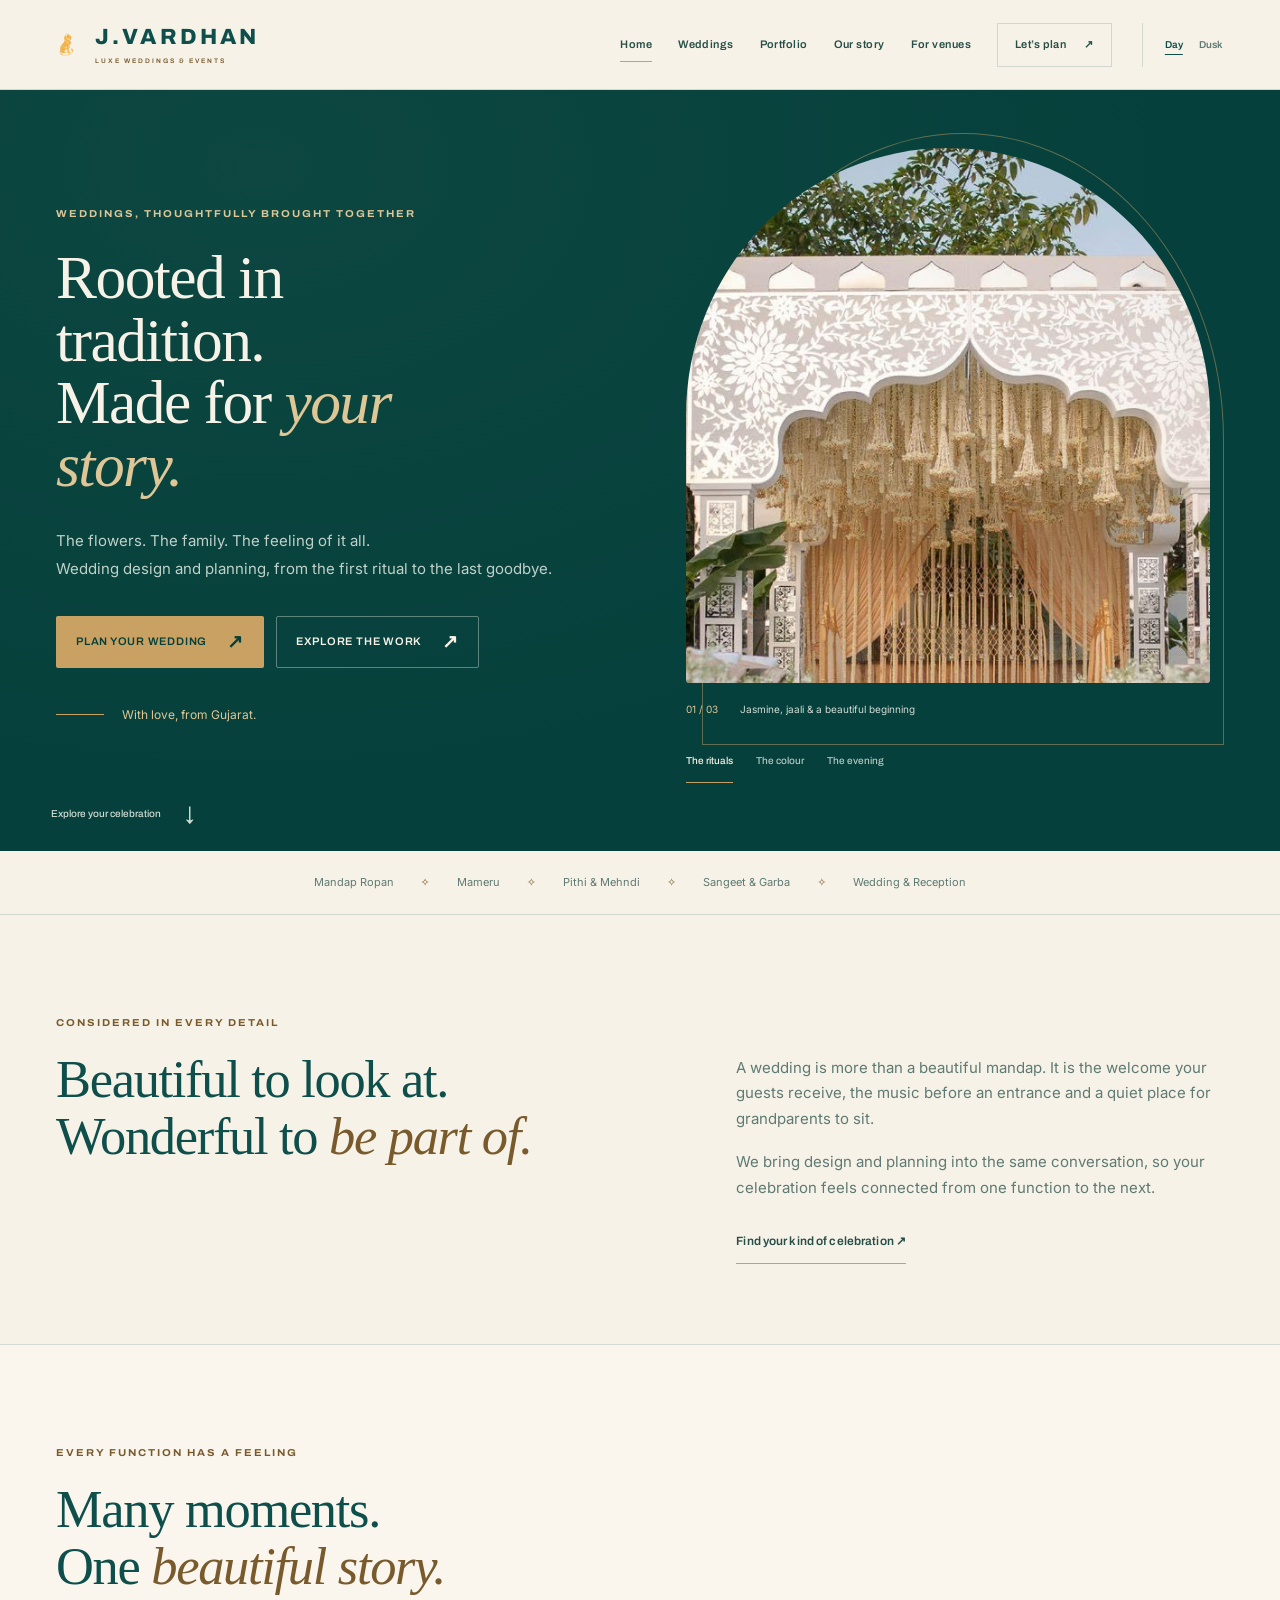
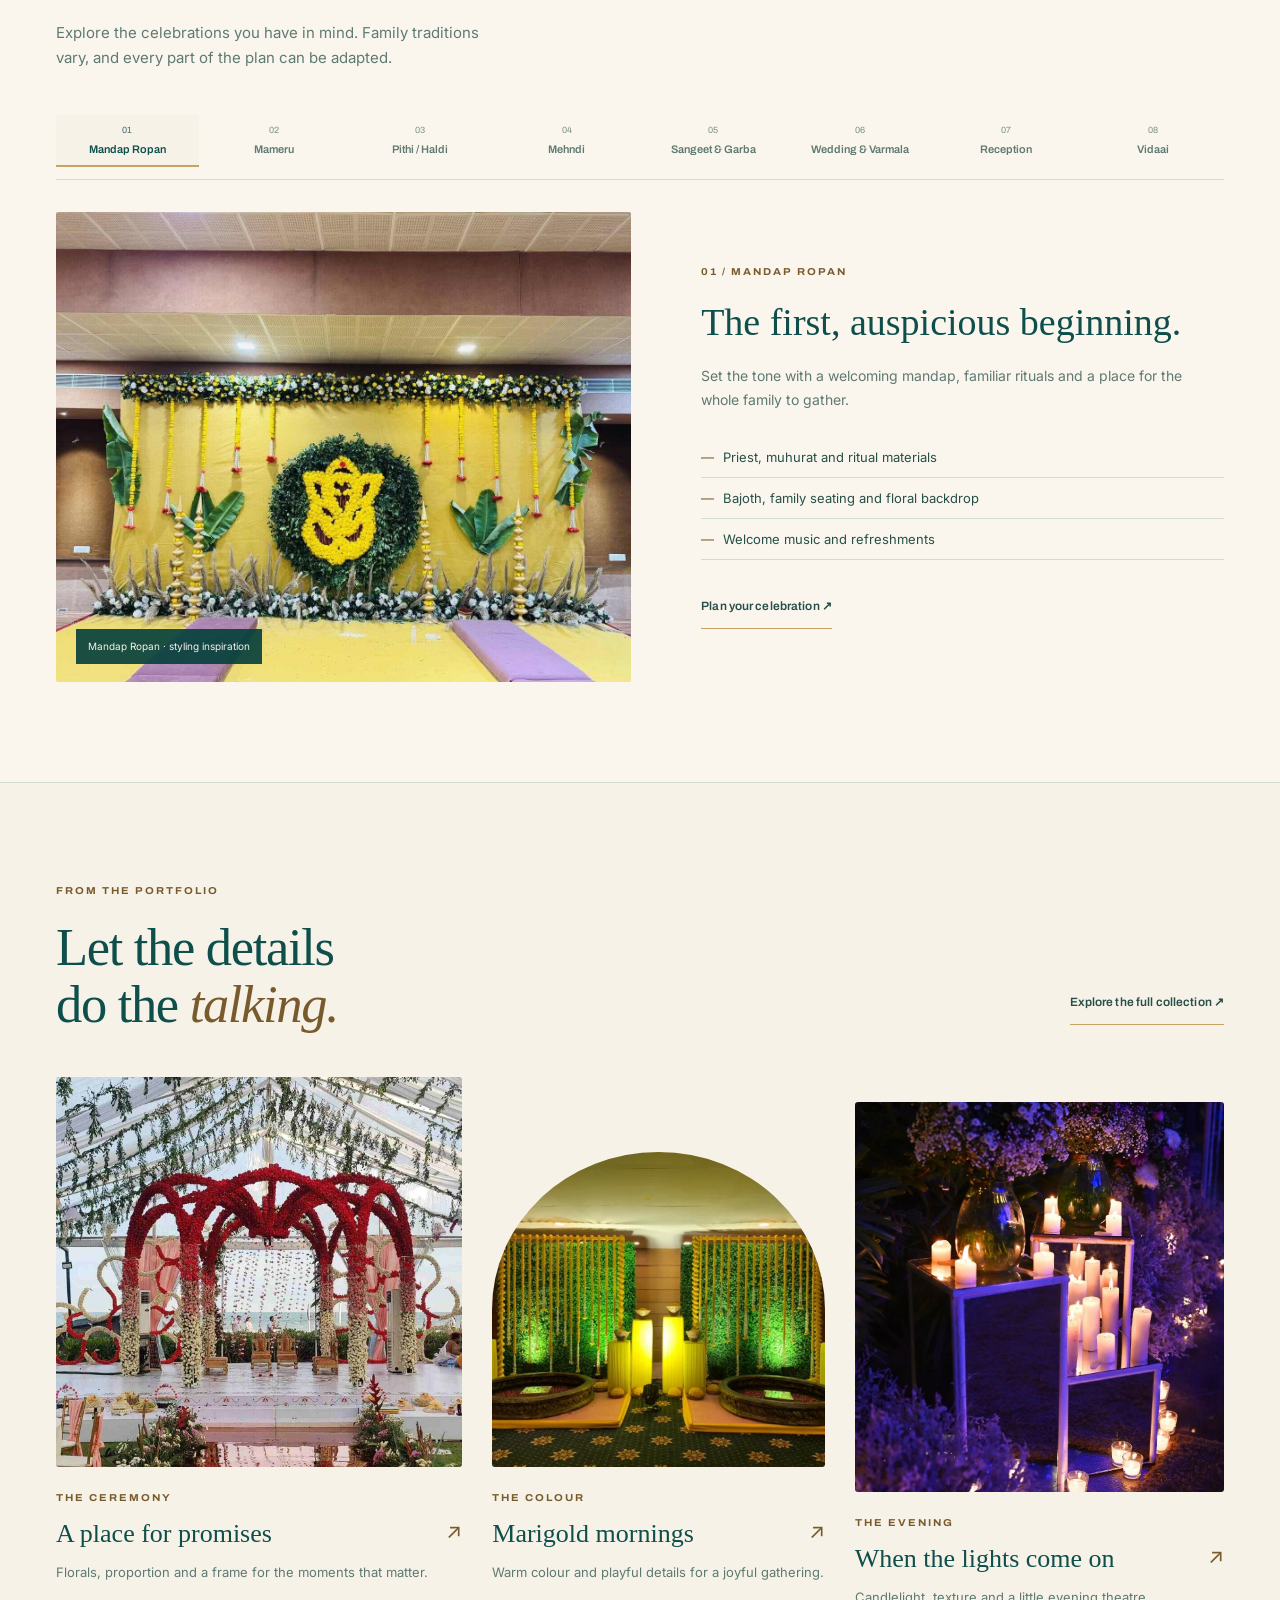
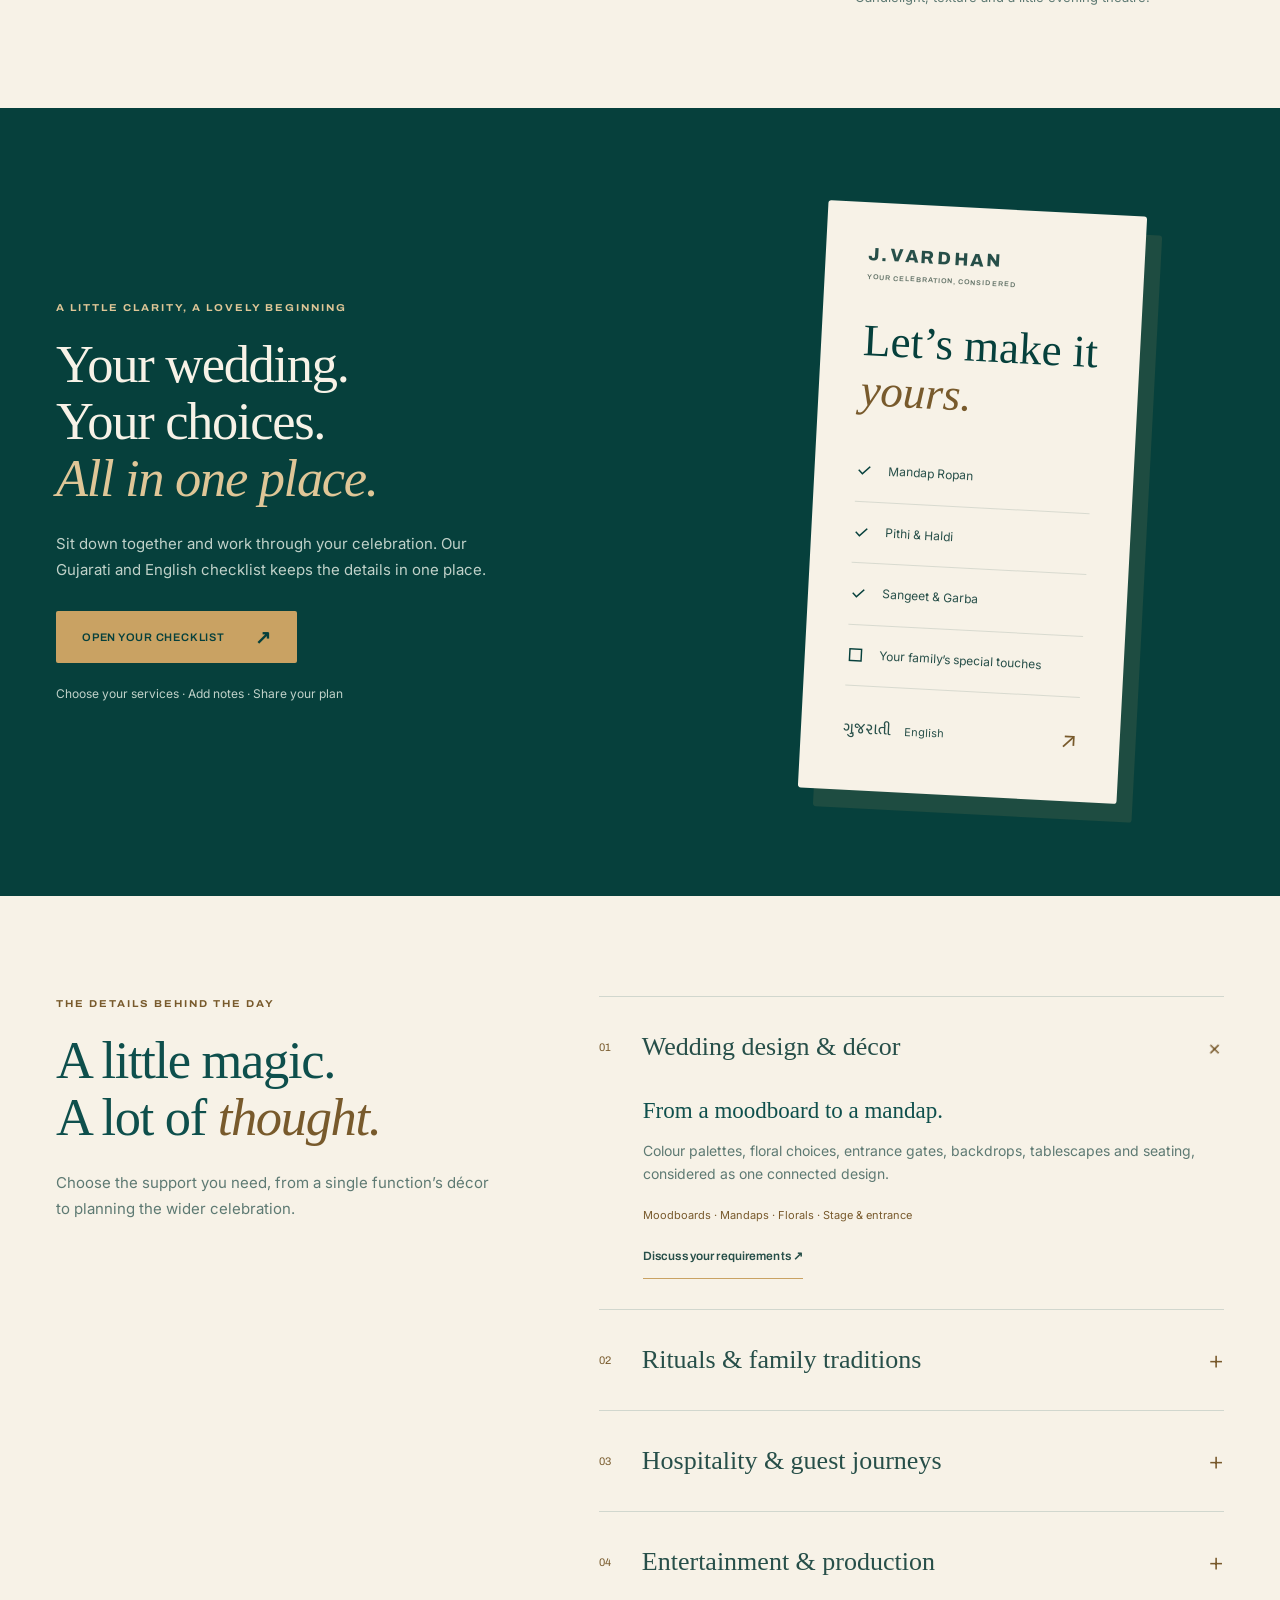
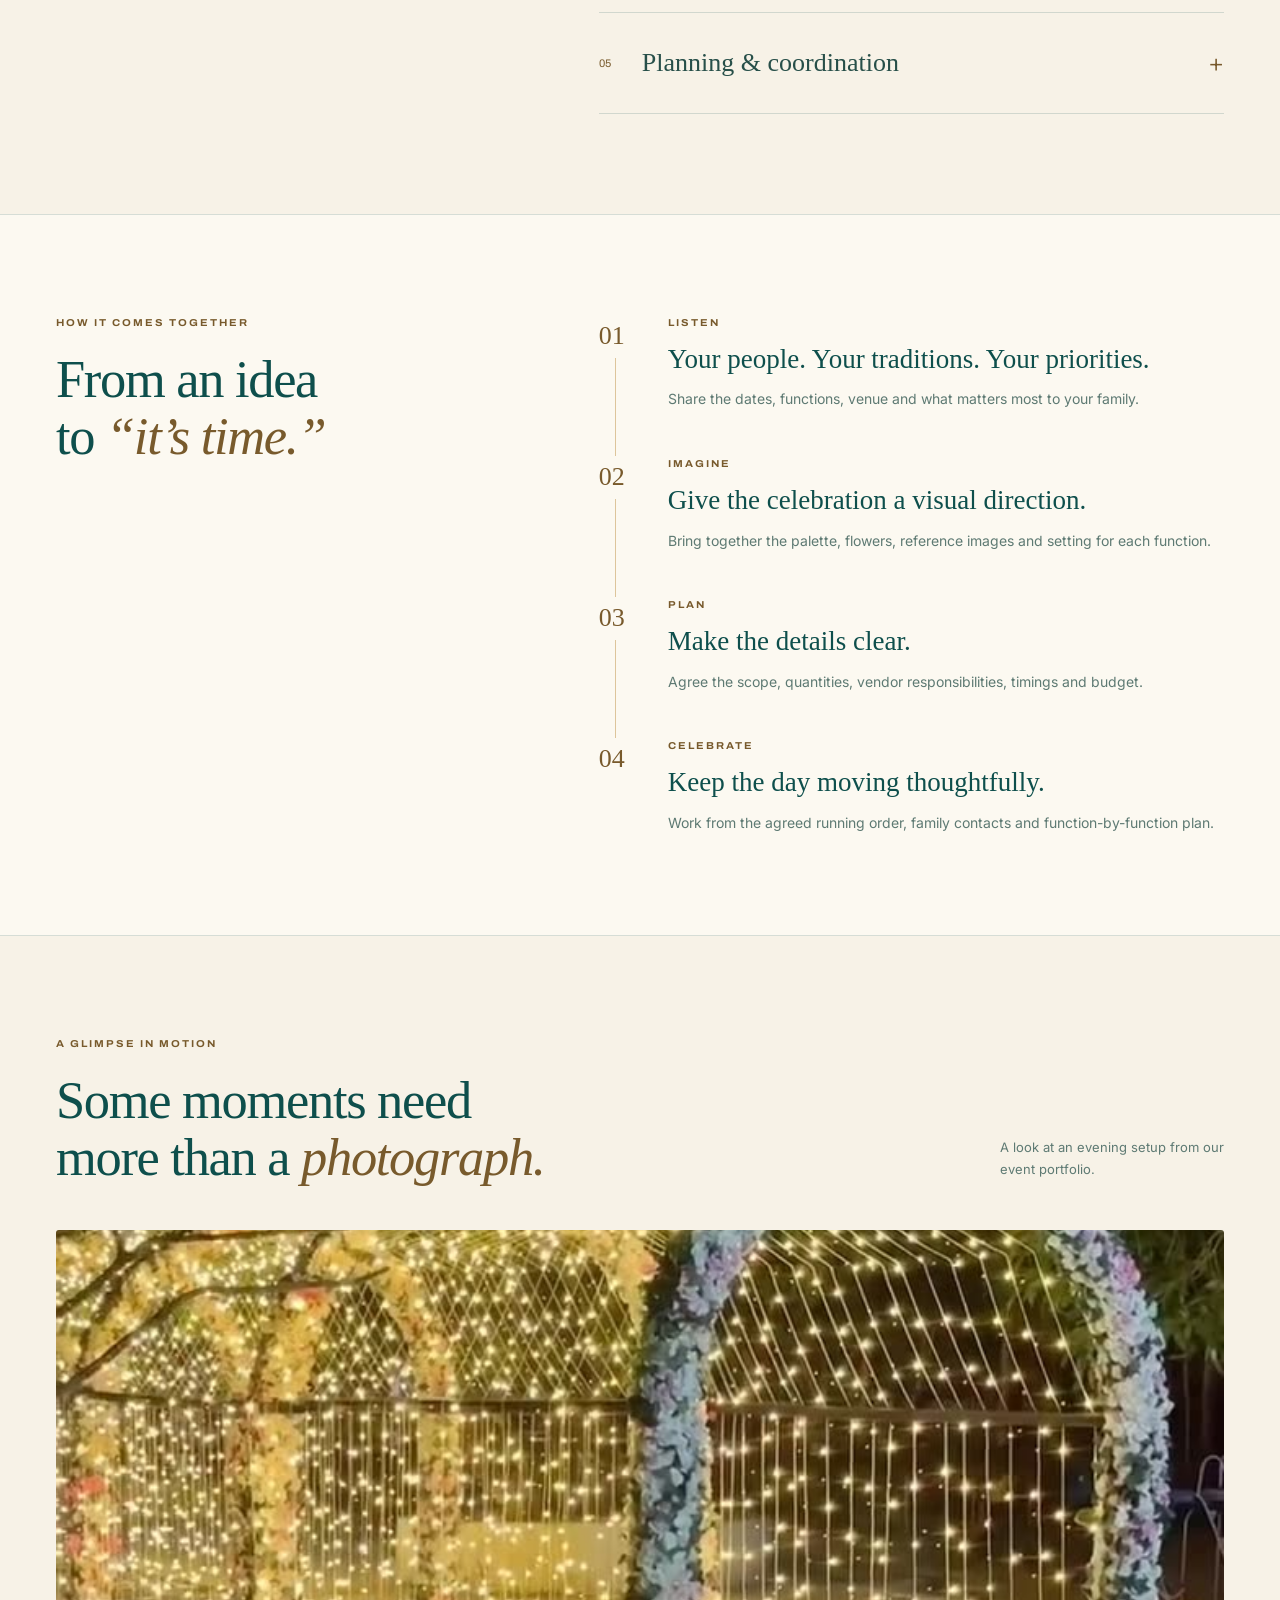
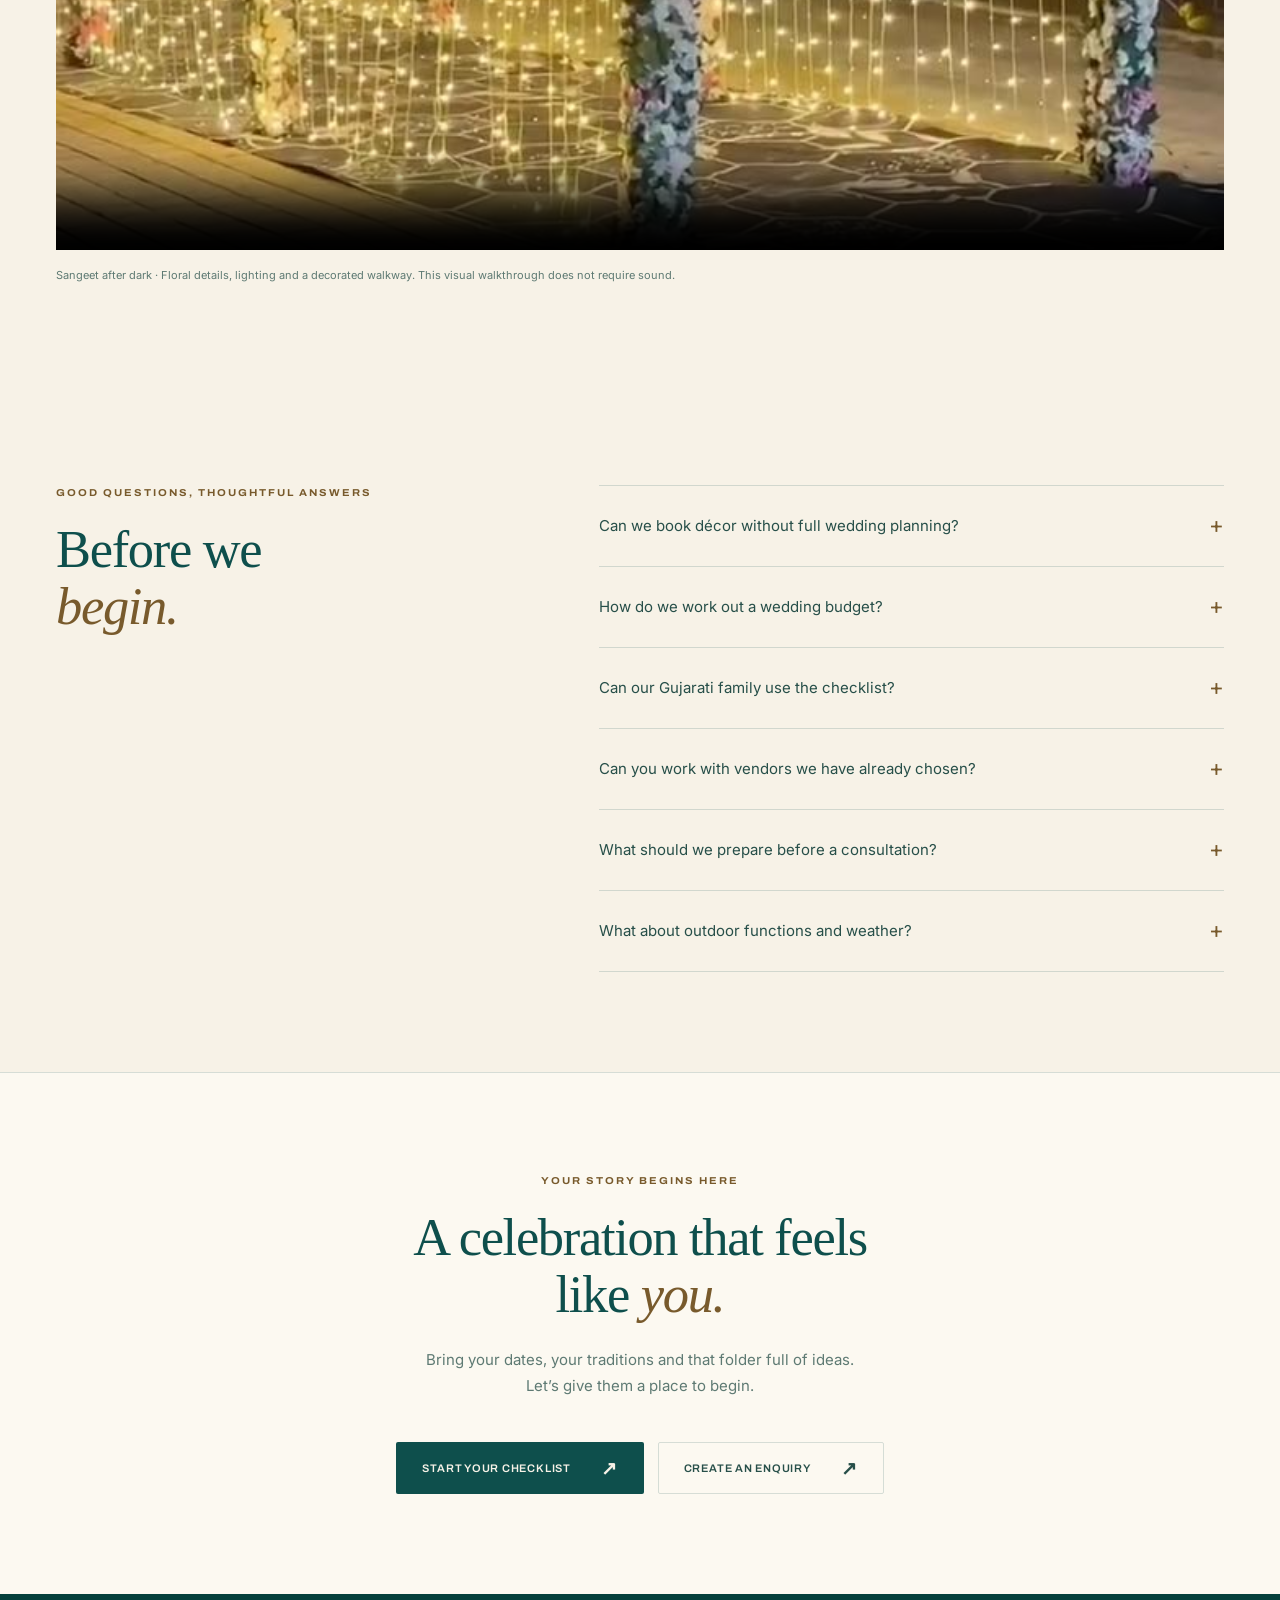
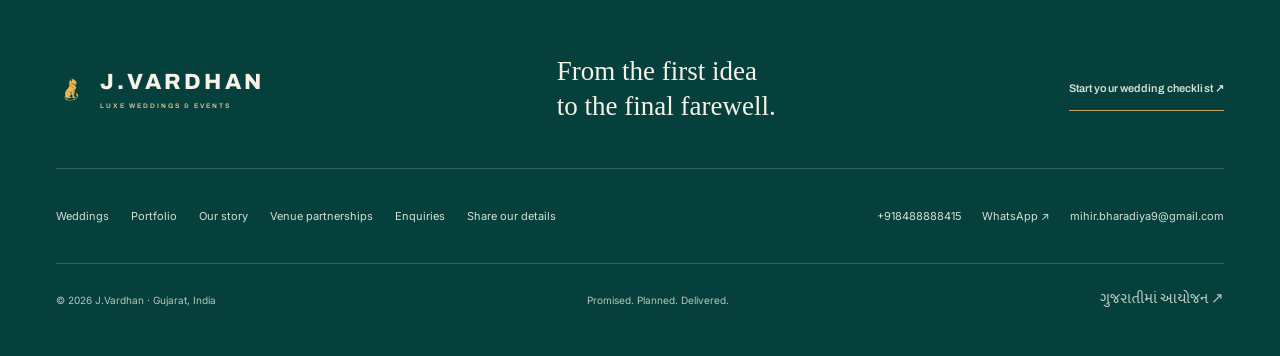
<file: index.html>
<!doctype html>
<html lang="en">
<head>
<meta charset="utf-8">
<meta name="viewport" content="width=device-width,initial-scale=1">
<title>J.Vardhan | Wedding Planning &amp; Décor in Gujarat</title>
<meta name="description" content="Wedding design, florals and planning in Gujarat. Explore real event décor, Gujarati wedding functions and our bilingual planning checklist.">
<meta name="theme-color" content="#F7F2E7">
<link rel="canonical" href="https://mihirzalavadia.github.io/jvardhan-site/">
<meta property="og:type" content="website">
<meta property="og:title" content="J.Vardhan | Wedding Planning &amp; Décor in Gujarat">
<meta property="og:description" content="Wedding design, florals and planning in Gujarat. Explore real event décor, Gujarati wedding functions and our bilingual planning checklist.">
<meta property="og:url" content="https://mihirzalavadia.github.io/jvardhan-site/">
<meta property="og:image" content="https://mihirzalavadia.github.io/jvardhan-site/assets/real/real-mandap-01.jpg">
<meta name="twitter:card" content="summary_large_image">
<link rel="icon" href="assets/lion-guardian.png">
<link rel="preconnect" href="https://fonts.googleapis.com">
<link rel="preconnect" href="https://fonts.gstatic.com" crossorigin>
<link href="https://api.fontshare.com/v2/css?f[]=boska@400,401,500,501,700&display=swap" rel="stylesheet">
<link href="https://fonts.googleapis.com/css2?family=Archivo:wdth,wght@62..125,400..800&family=Inter:wght@400;500;600&family=Mukta+Vaani:wght@400;500;600&display=swap" rel="stylesheet">
<link rel="stylesheet" href="design-system.css?v=8">
<link rel="stylesheet" href="experience.css?v=1">
<script src="site-config.js?v=1" defer>
</script>
<script src="ds.js?v=8" defer>
</script>
<link rel="preload" as="image" href="assets/real/real-mandap-01.jpg">
<script type="application/ld+json">{"@context": "https://schema.org", "@type": "Organization", "name": "J.Vardhan Luxe Weddings & Events", "url": "https://mihirzalavadia.github.io/jvardhan-site/", "logo": "https://mihirzalavadia.github.io/jvardhan-site/assets/lion-guardian.png"}</script>
</head>
<body class="experience">
<a class="skip-link" href="#main">Skip to content</a>
<header class="main-nav">
<a class="brand-lockup" href="index.html" aria-label="J.Vardhan home">
<img src="assets/lion-guardian.png" width="36" height="44" alt="">
<span>J.VARDHAN<small>LUXE WEDDINGS &amp; EVENTS</small>
</span>
</a>
<nav id="main-menu" class="main-menu" aria-label="Main navigation">
<a href="index.html" aria-current="page">Home</a>
<a href="weddings.html">Weddings</a>
<a href="portfolio.html">Portfolio</a>
<a href="story.html">Our story</a>
<a href="venues.html">For venues</a>
<a class="menu-enquire" href="contact.html">Let’s plan <span aria-hidden="true">↗</span>
</a>
</nav>
<div class="nav-tools">
<div class="theme-switch" role="group" aria-label="Colour theme">
<button type="button" data-theme="day" aria-pressed="true" aria-label="Day theme">Day</button>
<button type="button" data-theme="dusk" aria-pressed="false" aria-label="Dusk theme">Dusk</button>
</div>
<button class="menu-toggle" type="button" aria-controls="main-menu" aria-expanded="false" aria-label="Open menu">
<span>
</span>
<span>
</span>
</button>
</div>
<div class="reading-progress" aria-hidden="true">
</div>
</header>
<div class="menu-scrim" hidden>
</div>
<main id="main" tabindex="-1">
<section class="editorial-hero is-dark">
<div class="hero-grain" aria-hidden="true">
</div>
<div class="wrap hero-grid">
<div class="hero-story">
<span class="eyebrow hero-enter">Weddings, thoughtfully brought together</span>
<h1 class="hero-enter">Rooted in tradition.<br>Made for <em>your story.</em>
</h1>
<p class="hero-enter">The flowers. The family. The feeling of it all.<br> Wedding design and planning, from the first ritual to the last goodbye.</p>
<div class="button-row hero-enter">
<a class="button primary" href="checklist.html">Plan your wedding<span aria-hidden="true">↗</span>
</a>
<a class="button light" href="portfolio.html">Explore the work<span aria-hidden="true">↗</span>
</a>
</div>
<div class="hero-signoff hero-enter">
<span class="fine-rule">
</span>
<span>With love, from Gujarat.</span>
</div>
</div>
<div class="hero-art">
<div class="hero-arch">
<img src="assets/real/real-mandap-01.jpg" alt="Ivory floral mandap with carved jaali and cascading jasmine" class="hero-scene-image" width="1200" height="900" fetchpriority="high" loading="eager" decoding="async">
</div>
<div class="hero-image-note">
<span id="hero-scene-number">01 / 03</span>
<span id="hero-scene-caption">Jasmine, jaali &amp; a beautiful beginning</span>
</div>
<div class="hero-scene-controls" role="group" aria-label="Explore decoration styles" hidden>
<button type="button" data-scene="0" data-src="assets/real/real-mandap-01.jpg" data-alt="Ivory floral mandap with carved jaali and cascading jasmine" data-caption="Jasmine, jaali & a beautiful beginning" aria-pressed="true">The rituals</button>
<button type="button" data-scene="1" data-src="assets/real/real-haldi-10.jpg" data-alt="Marigold haldi setting with a floral backdrop" data-caption="Marigold mornings & family moments" aria-pressed="false">The colour</button>
<button type="button" data-scene="2" data-src="assets/real/real-sangeet-night-decore-09.jpg" data-alt="Tiered candle wall and cream lounge seating" data-caption="Candlelight & the evening ahead" aria-pressed="false">The evening</button>
</div>
</div>
</div>
<a class="hero-scroll" href="#celebration">Explore your celebration <span aria-hidden="true">↓</span>
</a>
</section>
<div class="occasion-ribbon">
<span>Mandap Ropan</span>
<i aria-hidden="true">✧</i>
<span>Mameru</span>
<i aria-hidden="true">✧</i>
<span>Pithi &amp; Mehndi</span>
<i aria-hidden="true">✧</i>
<span>Sangeet &amp; Garba</span>
<i aria-hidden="true">✧</i>
<span>Wedding &amp; Reception</span>
</div>
<section class="section welcome-section" id="celebration">
<div class="wrap editorial-intro">
<div class="section-heading reveal">
<span class="eyebrow">Considered in every detail</span>
<h2>Beautiful to look at.<br>Wonderful to <em>be part of.</em>
</h2>
</div>
<div class="intro-note reveal">
<p>A wedding is more than a beautiful mandap. It is the welcome your guests receive, the music before an entrance and a quiet place for grandparents to sit.</p>
<p>We bring design and planning into the same conversation, so your celebration feels connected from one function to the next.</p>
<a class="text-link" href="weddings.html">Find your kind of celebration ↗</a>
</div>
</div>
</section>
<section class="section ceremony-section">
<div class="wrap">
<div class="section-heading reveal">
<span class="eyebrow">Every function has a feeling</span>
<h2>Many moments.<br>One <em>beautiful story.</em>
</h2>
<p>Explore the celebrations you have in mind. Family traditions vary, and every part of the plan can be adapted.</p>
</div>
<div class="ceremony-explorer">
<div class="ceremony-tabs" role="tablist" aria-label="Explore wedding functions" hidden>
<button type="button" role="tab" id="tab-mandap" aria-controls="panel-mandap" aria-selected="true" tabindex="0">
<span>01</span> Mandap Ropan</button>
<button type="button" role="tab" id="tab-mameru" aria-controls="panel-mameru" aria-selected="false" tabindex="-1">
<span>02</span> Mameru</button>
<button type="button" role="tab" id="tab-haldi" aria-controls="panel-haldi" aria-selected="false" tabindex="-1">
<span>03</span> Pithi / Haldi</button>
<button type="button" role="tab" id="tab-mehndi" aria-controls="panel-mehndi" aria-selected="false" tabindex="-1">
<span>04</span> Mehndi</button>
<button type="button" role="tab" id="tab-sangeet" aria-controls="panel-sangeet" aria-selected="false" tabindex="-1">
<span>05</span> Sangeet & Garba</button>
<button type="button" role="tab" id="tab-wedding" aria-controls="panel-wedding" aria-selected="false" tabindex="-1">
<span>06</span> Wedding & Varmala</button>
<button type="button" role="tab" id="tab-reception" aria-controls="panel-reception" aria-selected="false" tabindex="-1">
<span>07</span> Reception</button>
<button type="button" role="tab" id="tab-vidaai" aria-controls="panel-vidaai" aria-selected="false" tabindex="-1">
<span>08</span> Vidaai</button>
</div>
<article class="ceremony-panel" id="panel-mandap" role="tabpanel" aria-labelledby="tab-mandap" tabindex="0">
<div class="ceremony-image">
<img src="assets/real/real-mandap-muhurat-10.jpg" alt="Mandap Ropan styling inspiration" class="" width="1200" height="900" loading="lazy" decoding="async">
<span class="image-caption">Mandap Ropan · styling inspiration</span>
</div>
<div class="ceremony-copy">
<span class="eyebrow">01 / Mandap Ropan</span>
<h3>The first, auspicious beginning.</h3>
<p>Set the tone with a welcoming mandap, familiar rituals and a place for the whole family to gather.</p>
<ul>
<li>Priest, muhurat and ritual materials</li>
<li>Bajoth, family seating and floral backdrop</li>
<li>Welcome music and refreshments</li>
</ul>
<a class="text-link" href="checklist.html">Plan your celebration ↗</a>
</div>
</article>
<article class="ceremony-panel" id="panel-mameru" role="tabpanel" aria-labelledby="tab-mameru" tabindex="0">
<div class="ceremony-image">
<img src="assets/real/real-mandap-muhurat-09.jpg" alt="Mameru styling inspiration" class="" width="1200" height="900" loading="lazy" decoding="async">
<span class="image-caption">Mameru · styling inspiration</span>
</div>
<div class="ceremony-copy">
<span class="eyebrow">02 / Mameru</span>
<h3>A celebration of family ties.</h3>
<p>Give the family welcome and ceremonial gifts their own thoughtful setting.</p>
<ul>
<li>Gift-display tables and name labels</li>
<li>Khes, welcome music and family photographs</li>
<li>Comfortable seating and refreshments</li>
</ul>
<a class="text-link" href="checklist.html">Plan your celebration ↗</a>
</div>
</article>
<article class="ceremony-panel" id="panel-haldi" role="tabpanel" aria-labelledby="tab-haldi" tabindex="0">
<div class="ceremony-image">
<img src="assets/real/real-haldi-10.jpg" alt="Pithi / Haldi styling inspiration" class="" width="1200" height="900" loading="lazy" decoding="async">
<span class="image-caption">Pithi / Haldi · styling inspiration</span>
</div>
<div class="ceremony-copy">
<span class="eyebrow">03 / Pithi / Haldi</span>
<h3>A little sunshine. A lot of joy.</h3>
<p>Marigold, turmeric and laughter, with room for the joyful mess that makes a haldi yours.</p>
<ul>
<li>Haldi seating, urli and flower petals</li>
<li>Music, entrance ideas and family games</li>
<li>Changing space, towels and cleanup</li>
</ul>
<a class="text-link" href="checklist.html">Plan your celebration ↗</a>
</div>
</article>
<article class="ceremony-panel" id="panel-mehndi" role="tabpanel" aria-labelledby="tab-mehndi" tabindex="0">
<div class="ceremony-image">
<img src="assets/real/real-haldi-12.jpg" alt="Mehndi styling inspiration" class="" width="1200" height="900" loading="lazy" decoding="async">
<span class="image-caption">Mehndi · styling inspiration</span>
</div>
<div class="ceremony-copy">
<span class="eyebrow">04 / Mehndi</span>
<h3>An afternoon to slow down.</h3>
<p>Easy conversation, intricate patterns and a relaxed setting for everyone waiting their turn.</p>
<ul>
<li>Bridal and guest mehndi appointments</li>
<li>Comfortable seating and task lighting</li>
<li>Floral jewellery, music and snacks</li>
</ul>
<a class="text-link" href="checklist.html">Plan your celebration ↗</a>
</div>
</article>
<article class="ceremony-panel" id="panel-sangeet" role="tabpanel" aria-labelledby="tab-sangeet" tabindex="0">
<div class="ceremony-image">
<img src="assets/real/real-sangeet-night-decore-07.jpg" alt="Sangeet &amp; Garba styling inspiration" class="" width="1200" height="900" loading="lazy" decoding="async">
<span class="image-caption">Sangeet & Garba · styling inspiration</span>
</div>
<div class="ceremony-copy">
<span class="eyebrow">05 / Sangeet & Garba</span>
<h3>Let the evening find its rhythm.</h3>
<p>Bring the performances, family dances and garba together in one carefully timed evening.</p>
<ul>
<li>Stage, sound, lighting and dance floor</li>
<li>Choreography, rehearsals and running order</li>
<li>Emcee, couple’s entry and refreshments</li>
</ul>
<a class="text-link" href="checklist.html">Plan your celebration ↗</a>
</div>
</article>
<article class="ceremony-panel" id="panel-wedding" role="tabpanel" aria-labelledby="tab-wedding" tabindex="0">
<div class="ceremony-image">
<img src="assets/real/real-mandap-01.jpg" alt="Wedding &amp; Varmala styling inspiration" class="" width="1200" height="900" loading="lazy" decoding="async">
<span class="image-caption">Wedding & Varmala · styling inspiration</span>
</div>
<div class="ceremony-copy">
<span class="eyebrow">06 / Wedding & Varmala</span>
<h3>The moment everything leads to.</h3>
<p>A mandap that frames the ceremony beautifully, with the family’s rituals at its heart.</p>
<ul>
<li>Mandap, antarpat, puja and varmala</li>
<li>Baraat welcome, bridal entry and seating</li>
<li>Ceremony sound, guest flow and photography</li>
</ul>
<a class="text-link" href="checklist.html">Plan your celebration ↗</a>
</div>
</article>
<article class="ceremony-panel" id="panel-reception" role="tabpanel" aria-labelledby="tab-reception" tabindex="0">
<div class="ceremony-image">
<img src="assets/real/real-stage-decore-02.jpg" alt="Reception styling inspiration" class="" width="1200" height="900" loading="lazy" decoding="async">
<span class="image-caption">Reception · styling inspiration</span>
</div>
<div class="ceremony-copy">
<span class="eyebrow">07 / Reception</span>
<h3>Stay a little longer. Celebrate a little more.</h3>
<p>A welcoming evening for introductions, photographs and the people you are happy to see.</p>
<ul>
<li>Couple’s stage and guest welcome</li>
<li>Dining layout, music and photo coordination</li>
<li>Gift desk, return gifts and departures</li>
</ul>
<a class="text-link" href="checklist.html">Plan your celebration ↗</a>
</div>
</article>
<article class="ceremony-panel" id="panel-vidaai" role="tabpanel" aria-labelledby="tab-vidaai" tabindex="0">
<div class="ceremony-image">
<img src="assets/real/real-wedding-photo-25.jpg" alt="Vidaai styling inspiration" class="" width="1200" height="900" loading="lazy" decoding="async">
<span class="image-caption">Vidaai · styling inspiration</span>
</div>
<div class="ceremony-copy">
<span class="eyebrow">08 / Vidaai</span>
<h3>A farewell full of feeling.</h3>
<p>Make space for an unhurried goodbye, with the practical details already considered.</p>
<ul>
<li>Family coordination and departure timing</li>
<li>Vehicle decoration and luggage handling</li>
<li>Keepsakes, final photographs and handover</li>
</ul>
<a class="text-link" href="checklist.html">Plan your celebration ↗</a>
</div>
</article>
</div>
</div>
</section>
<section class="section selected-work">
<div class="wrap">
<div class="section-heading-row">
<div class="section-heading reveal">
<span class="eyebrow">From the portfolio</span>
<h2>Let the details<br>do the <em>talking.</em>
</h2>
</div>
<a class="text-link reveal" href="portfolio.html">Explore the full collection ↗</a>
</div>
<div class="work-triptych">
<a class="work-card reveal" href="portfolio.html?category=mandaps">
<div class="work-image">
<img src="assets/real/real-mandap-04.jpg" alt="Rose-domed mandap beneath a pavilion" class="" width="1200" height="900" loading="lazy" decoding="async">
</div>
<span class="eyebrow">The ceremony</span>
<h3>A place for promises<span aria-hidden="true">↗</span>
</h3>
<p>Florals, proportion and a frame for the moments that matter.</p>
</a>
<a class="work-card reveal" href="portfolio.html?category=haldi">
<div class="work-image">
<img src="assets/real/real-haldi-13.jpg" alt="Carved urli setup with floral decoration" class="" width="1200" height="900" loading="lazy" decoding="async">
</div>
<span class="eyebrow">The colour</span>
<h3>Marigold mornings<span aria-hidden="true">↗</span>
</h3>
<p>Warm colour and playful details for a joyful gathering.</p>
</a>
<a class="work-card reveal" href="portfolio.html?category=sangeet">
<div class="work-image">
<img src="assets/real/real-sangeet-night-decore-28.jpg" alt="Candles and florals on mirrored plinths" class="" width="1200" height="900" loading="lazy" decoding="async">
</div>
<span class="eyebrow">The evening</span>
<h3>When the lights come on<span aria-hidden="true">↗</span>
</h3>
<p>Candlelight, texture and a little evening theatre.</p>
</a>
</div>
</div>
</section>
<section class="section planning-feature is-dark">
<div class="wrap planning-grid">
<div>
<div class="section-heading reveal">
<span class="eyebrow">A little clarity, a lovely beginning</span>
<h2>Your wedding.<br>Your choices.<br>
<em>All in one place.</em>
</h2>
<p>Sit down together and work through your celebration. Our Gujarati and English checklist keeps the details in one place.</p>
</div>
<div class="button-row reveal">
<a class="button primary" href="checklist.html">Open your checklist<span aria-hidden="true">↗</span>
</a>
</div>
<p class="small-note">Choose your services · Add notes · Share your plan</p>
</div>
<a class="planning-paper reveal" href="checklist.html" aria-label="Open the bilingual wedding checklist">
<span class="paper-brand">J.VARDHAN</span>
<span class="paper-subtitle">YOUR CELEBRATION, CONSIDERED</span>
<h3>Let’s make it<br>
<em>yours.</em>
</h3>
<ul>
<li>
<span aria-hidden="true">✓</span> Mandap Ropan</li>
<li>
<span aria-hidden="true">✓</span> Pithi &amp; Haldi</li>
<li>
<span aria-hidden="true">✓</span> Sangeet &amp; Garba</li>
<li>
<span aria-hidden="true">□</span> Your family’s special touches</li>
</ul>
<div class="paper-bottom">
<span lang="gu">ગુજરાતી</span>
<span>English</span>
<span aria-hidden="true">↗</span>
</div>
</a>
</div>
</section>
<section class="section">
<div class="wrap services-grid">
<div class="section-heading reveal">
<span class="eyebrow">The details behind the day</span>
<h2>A little magic.<br>A lot of <em>thought.</em>
</h2>
<p>Choose the support you need, from a single function’s décor to planning the wider celebration.</p>
</div>
<div class="service-list">
<details class="service-row reveal" open>
<summary>
<span class="service-number">01</span>
<span>Wedding design & décor</span>
<span class="disclosure" aria-hidden="true">+</span>
</summary>
<div class="service-detail">
<h3>From a moodboard to a mandap.</h3>
<p>Colour palettes, floral choices, entrance gates, backdrops, tablescapes and seating, considered as one connected design.</p>
<p class="service-tags">Moodboards · Mandaps · Florals · Stage & entrance</p>
<a class="text-link" href="contact.html">Discuss your requirements ↗</a>
</div>
</details>
<details class="service-row reveal">
<summary>
<span class="service-number">02</span>
<span>Rituals & family traditions</span>
<span class="disclosure" aria-hidden="true">+</span>
</summary>
<div class="service-detail">
<h3>Space for the way your family celebrates.</h3>
<p>Coordinate your ceremony list, muhurat, priest’s requirements, ritual materials, baraat welcome and bridal entry. Choose only the customs your family wants.</p>
<p class="service-tags">Mandap Ropan · Mameru · Pithi · Pheras · Vidaai</p>
<a class="text-link" href="contact.html">Discuss your requirements ↗</a>
</div>
</details>
<details class="service-row reveal">
<summary>
<span class="service-number">03</span>
<span>Hospitality & guest journeys</span>
<span class="disclosure" aria-hidden="true">+</span>
</summary>
<div class="service-detail">
<h3>A warm welcome is in the details.</h3>
<p>Arrival information, room allocations, welcome hampers, itinerary cards, transport and the small comforts that help guests feel looked after.</p>
<p class="service-tags">RSVP · Accommodation · Transfers · Welcome desks</p>
<a class="text-link" href="contact.html">Discuss your requirements ↗</a>
</div>
</details>
<details class="service-row reveal">
<summary>
<span class="service-number">04</span>
<span>Entertainment & production</span>
<span class="disclosure" aria-hidden="true">+</span>
</summary>
<div class="service-detail">
<h3>Give every moment its own atmosphere.</h3>
<p>Discuss music, artists, choreography, sound, stage lighting and entry concepts around your programme, budget and venue requirements.</p>
<p class="service-tags">Sangeet · Garba · DJ & emcee · Sound & lighting</p>
<a class="text-link" href="contact.html">Discuss your requirements ↗</a>
</div>
</details>
<details class="service-row reveal">
<summary>
<span class="service-number">05</span>
<span>Planning & coordination</span>
<span class="disclosure" aria-hidden="true">+</span>
</summary>
<div class="service-detail">
<h3>A clear plan everyone can work from.</h3>
<p>Agree the functions, guest counts, responsibilities, vendor contacts and setup schedule. Keep changes and decisions together as the celebration takes shape.</p>
<p class="service-tags">Budget brief · Vendor coordination · Running order · Handover</p>
<a class="text-link" href="contact.html">Discuss your requirements ↗</a>
</div>
</details>
</div>
</div>
</section>
<section class="section process-section">
<div class="wrap services-grid">
<div class="section-heading reveal">
<span class="eyebrow">How it comes together</span>
<h2>From an idea<br>to <em>“it’s time.”</em>
</h2>
</div>
<div class="process-list">
<article class="process-step reveal">
<span>01</span>
<div>
<span class="eyebrow">Listen</span>
<h3>Your people. Your traditions. Your priorities.</h3>
<p>Share the dates, functions, venue and what matters most to your family.</p>
</div>
</article>
<article class="process-step reveal">
<span>02</span>
<div>
<span class="eyebrow">Imagine</span>
<h3>Give the celebration a visual direction.</h3>
<p>Bring together the palette, flowers, reference images and setting for each function.</p>
</div>
</article>
<article class="process-step reveal">
<span>03</span>
<div>
<span class="eyebrow">Plan</span>
<h3>Make the details clear.</h3>
<p>Agree the scope, quantities, vendor responsibilities, timings and budget.</p>
</div>
</article>
<article class="process-step reveal">
<span>04</span>
<div>
<span class="eyebrow">Celebrate</span>
<h3>Keep the day moving thoughtfully.</h3>
<p>Work from the agreed running order, family contacts and function-by-function plan.</p>
</div>
</article>
</div>
</div>
</section>
<section class="section film-section">
<div class="wrap">
<div class="section-heading-row">
<div class="section-heading reveal">
<span class="eyebrow">A glimpse in motion</span>
<h2>Some moments need<br>more than a <em>photograph.</em>
</h2>
</div>
<p class="section-side-note">A look at an evening setup from our event portfolio.</p>
</div>
<div class="film-frame reveal">
<video controls playsinline preload="none" poster="assets/video/real-sangeet-night-decore-video-425-poster.jpg" aria-label="Silent walkthrough of sangeet decoration">
<source src="assets/video/real-sangeet-night-decore-video-425.mp4" type="video/mp4">Your browser does not support video. <a href="assets/video/real-sangeet-night-decore-video-425.mp4">Download the event film.</a>
</video>
<p class="film-caption">Sangeet after dark · Floral details, lighting and a decorated walkway. This visual walkthrough does not require sound.</p>
</div>
</div>
</section>
<section class="section">
<div class="wrap services-grid">
<div class="section-heading reveal">
<span class="eyebrow">Good questions, thoughtful answers</span>
<h2>Before we<br>
<em>begin.</em>
</h2>
</div>
<div class="faq-list">
<details class="reveal">
<summary>Can we book décor without full wedding planning?<span aria-hidden="true">+</span>
</summary>
<p>Tell us which parts you want support with: décor, selected functions, guest coordination or the full celebration. The agreed proposal should make those responsibilities clear.</p>
</details>
<details class="reveal">
<summary>How do we work out a wedding budget?<span aria-hidden="true">+</span>
</summary>
<p>Start with your dates, venue, expected guests and functions. Add reference images and your priorities. These details make it possible to discuss scope and quotations; there is no single price that fits every celebration.</p>
</details>
<details class="reveal">
<summary>Can our Gujarati family use the checklist?<span aria-hidden="true">+</span>
</summary>
<p>Yes. Our checklist switches between Gujarati and English without losing your selections. It brings 200 items into one list, from shared planning to each function, with selections and notes you can share with your planner.</p>
</details>
<details class="reveal">
<summary>Can you work with vendors we have already chosen?<span aria-hidden="true">+</span>
</summary>
<p>List your booked vendors and their responsibilities in the enquiry or checklist. We can then discuss where additional support and coordination would be useful.</p>
</details>
<details class="reveal">
<summary>What should we prepare before a consultation?<span aria-hidden="true">+</span>
</summary>
<p>Your approximate dates, city or venue, number of guests, function list and budget range are a helpful start. A few photographs of styles you like are useful too.</p>
</details>
<details class="reveal">
<summary>What about outdoor functions and weather?<span aria-hidden="true">+</span>
</summary>
<p>Include a covered alternative, guest movement, power needs and the time required to change the setup in the venue discussion. The final arrangements depend on the location and agreed scope.</p>
</details>
</div>
</div>
</section>
<section class="section final-invitation">
<div class="wrap">
<div class="section-heading reveal">
<span class="eyebrow">Your story begins here</span>
<h2>A celebration that feels<br>like <em>you.</em>
</h2>
<p>Bring your dates, your traditions and that folder full of ideas. Let’s give them a place to begin.</p>
</div>
<div class="button-row reveal">
<a class="button primary" href="checklist.html">Start your checklist<span aria-hidden="true">↗</span>
</a>
<a class="button outline" href="contact.html">Create an enquiry<span aria-hidden="true">↗</span>
</a>
</div>
</div>
</section>
</main>
<footer class="event-footer">
<div class="wrap">
<div class="footer-top">
<a class="brand-lockup" href="index.html">
<img src="assets/lion-guardian.png" width="40" height="50" alt="">
<span>J.VARDHAN<small>LUXE WEDDINGS &amp; EVENTS</small>
</span>
</a>
<p>From the first idea<br>to the final farewell.</p>
<a class="text-link" href="checklist.html">Start your wedding checklist ↗</a>
</div>
<div class="footer-links">
<nav aria-label="Footer">
<a href="weddings.html">Weddings</a>
<a href="portfolio.html">Portfolio</a>
<a href="story.html">Our story</a>
<a href="venues.html">Venue partnerships</a>
<a href="contact.html">Enquiries</a>
<a href="connect.html">Share our details</a>
</nav>
<div class="verified-contacts" data-contact-links>
</div>
</div>
<div class="footer-base">
<p>© 2026 J.Vardhan · Gujarat, India</p>
<p>Promised. Planned. Delivered.</p>
<a href="checklist.html?lang=gu" lang="gu">ગુજરાતીમાં આયોજન ↗</a>
</div>
</div>
</footer>
</body>
</html>
</file>
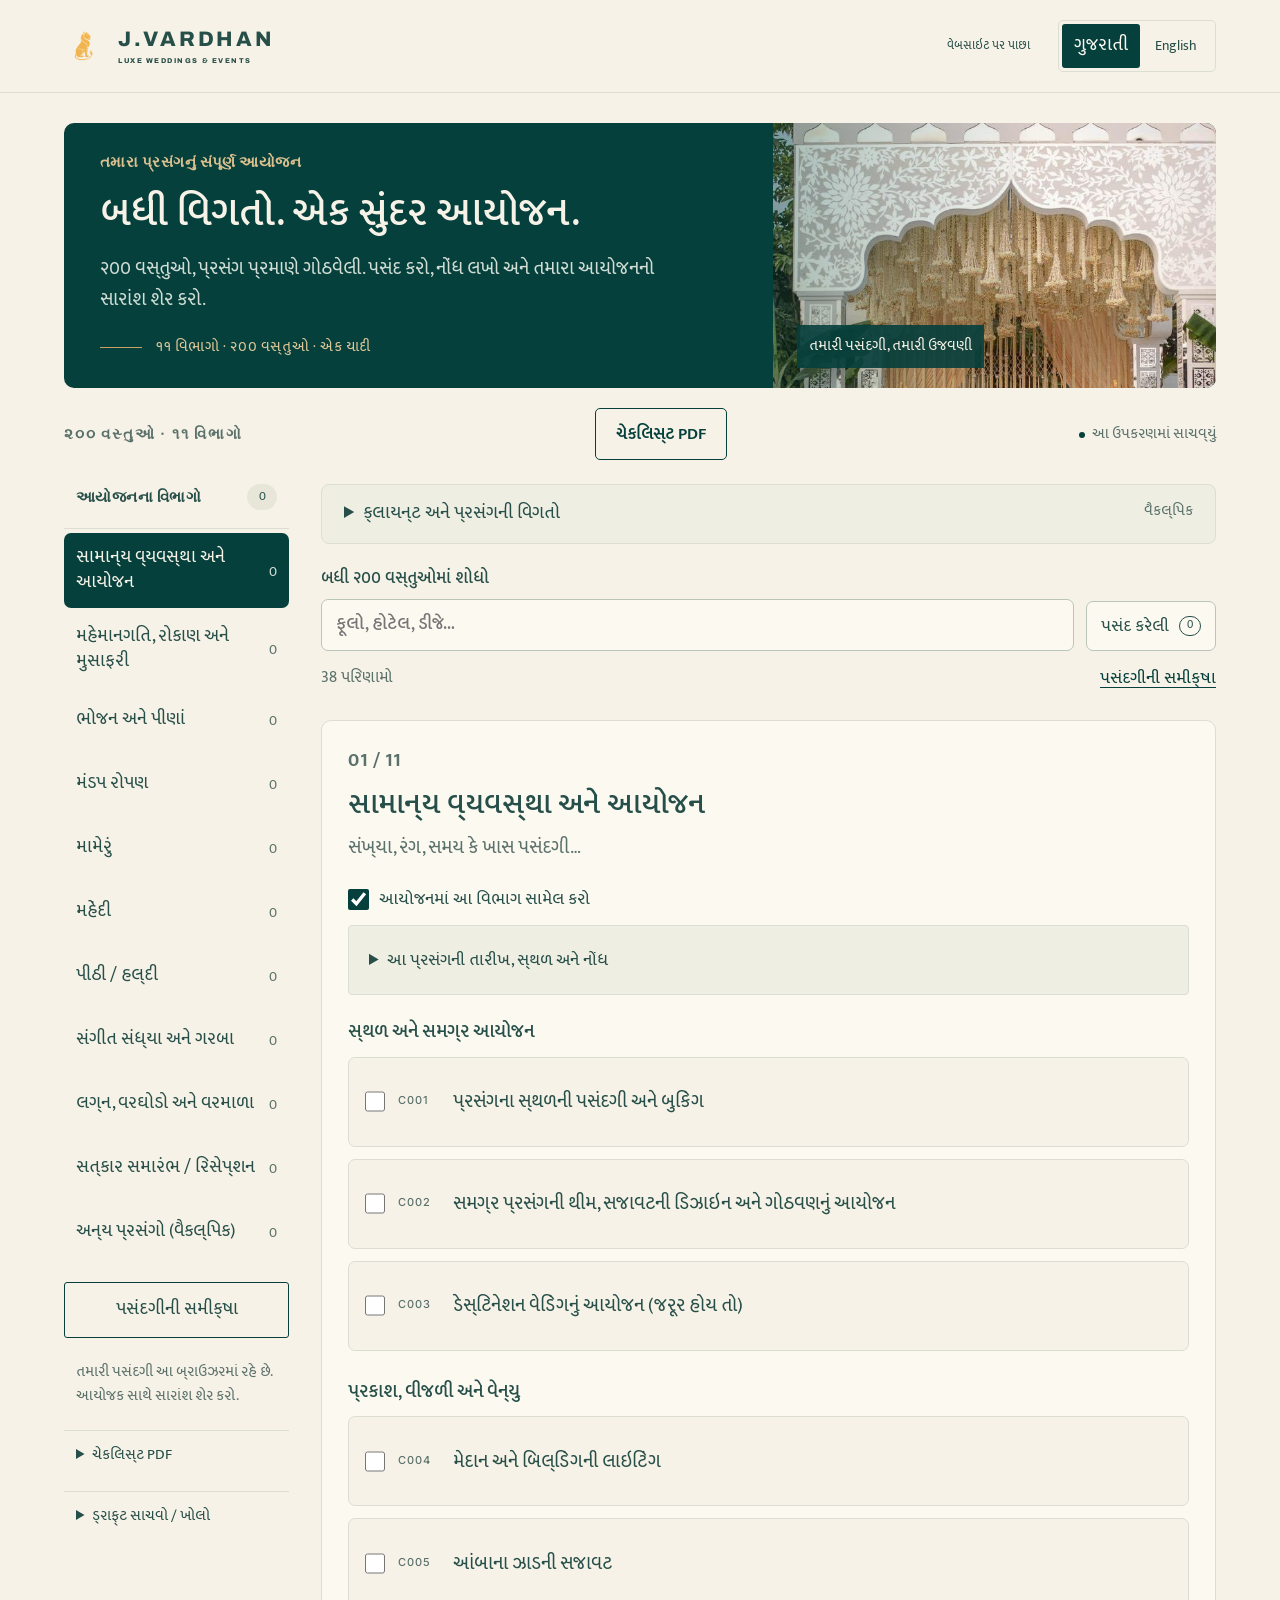
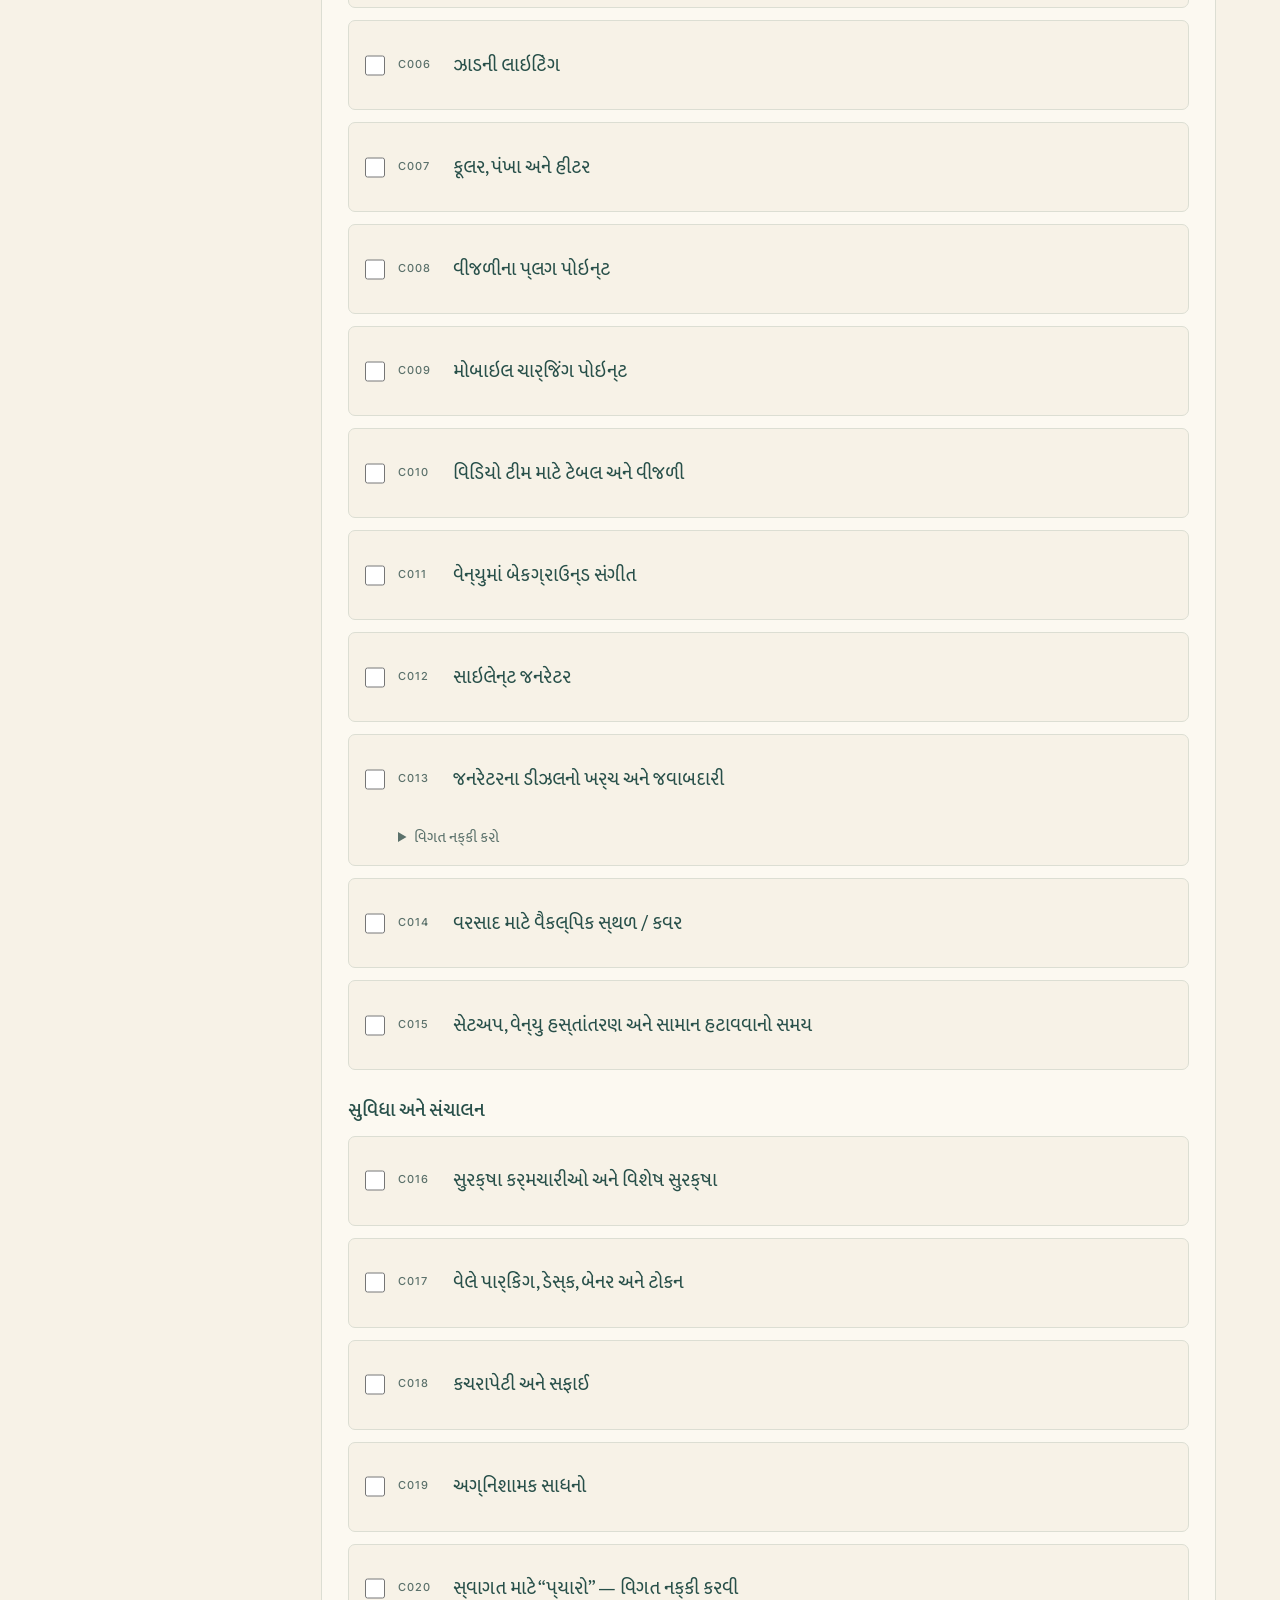
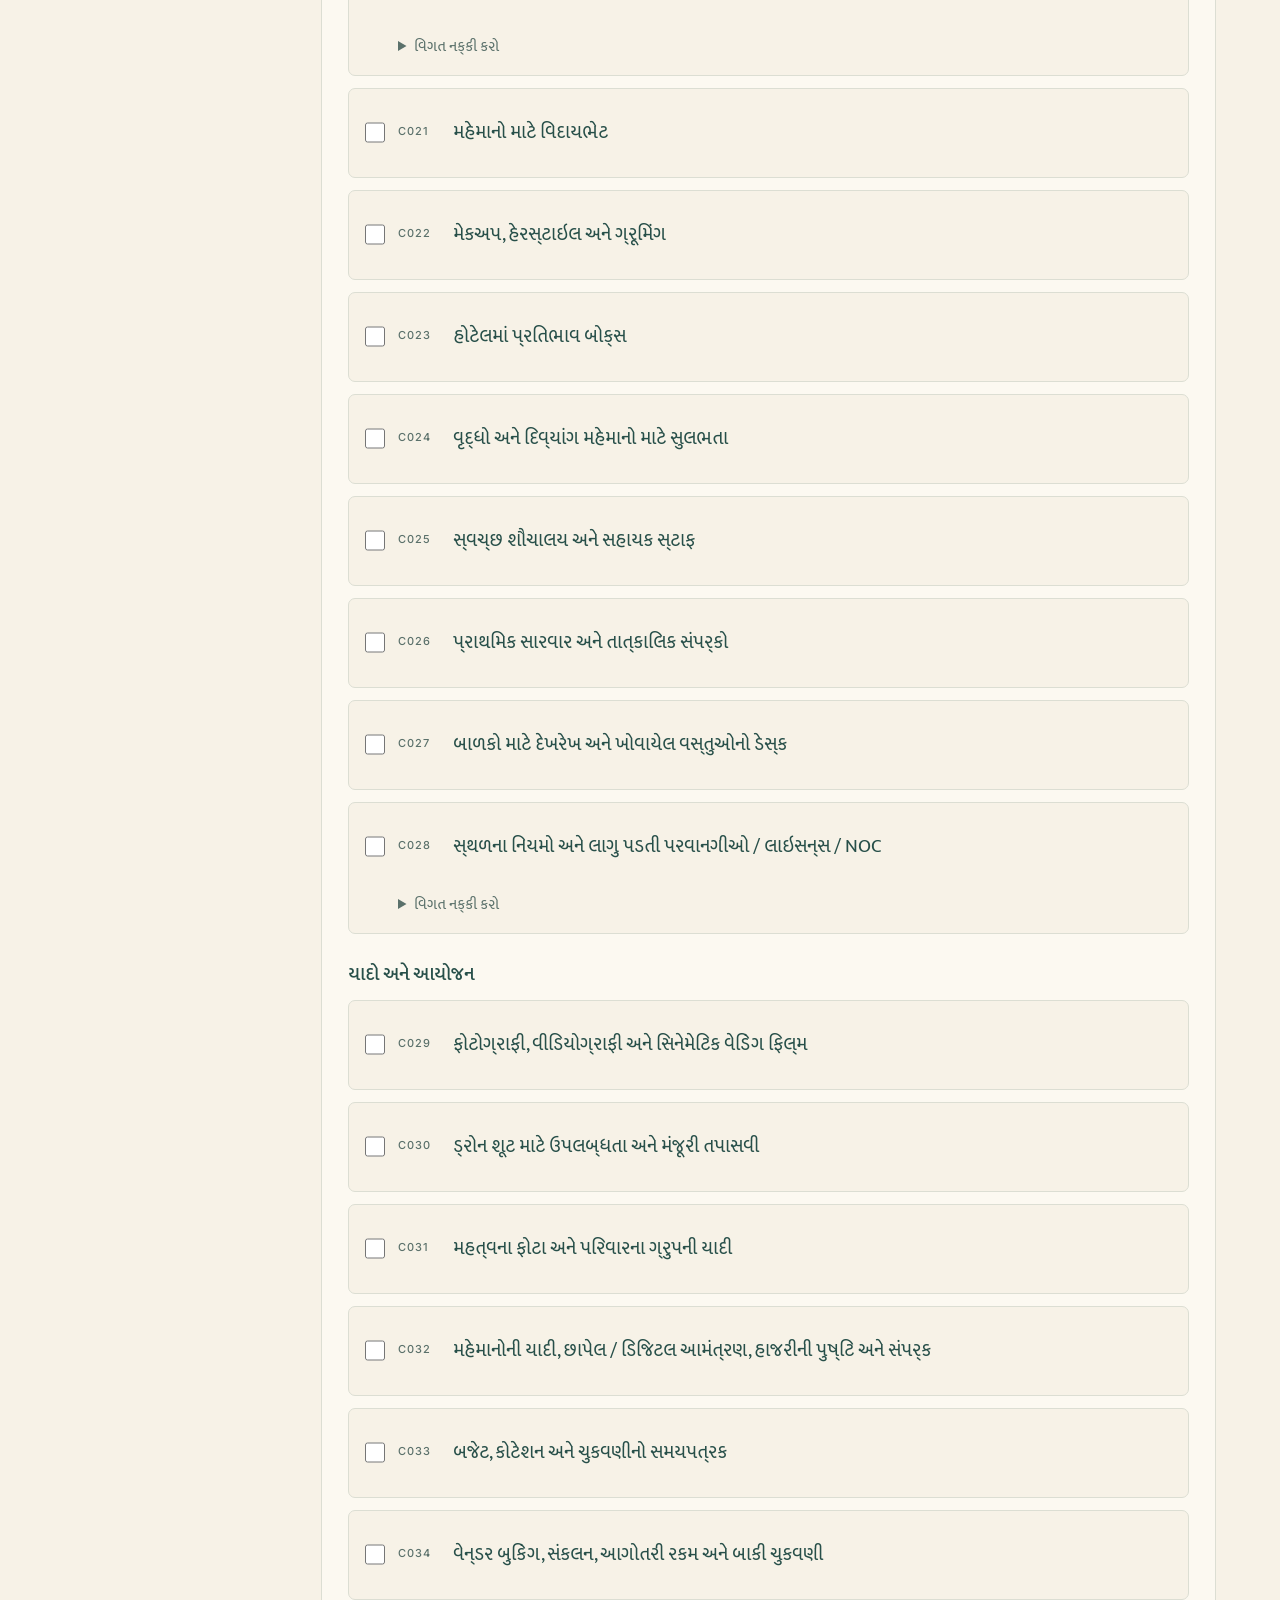
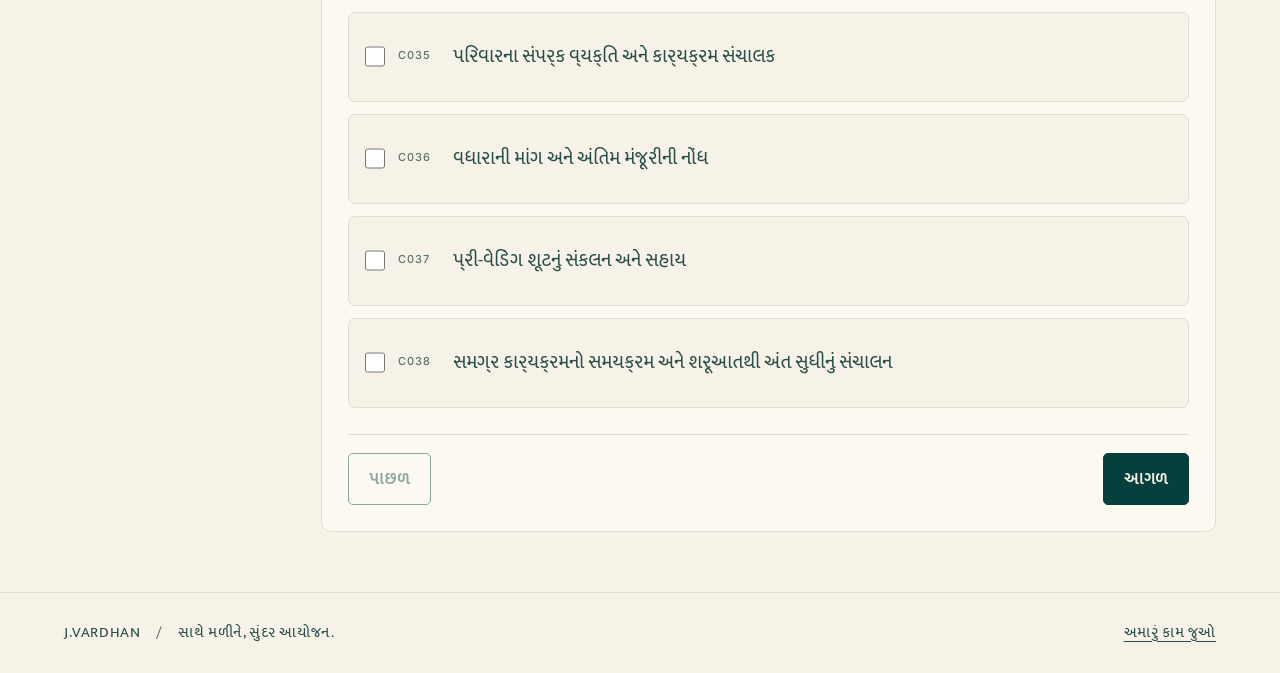
<file: checklist.html>
<!doctype html>
<html lang="gu">
<head>
  <meta charset="utf-8">
  <meta name="viewport" content="width=device-width, initial-scale=1">
  <title>Complete Wedding Checklist | J.Vardhan</title>
  <meta name="description" content="One complete wedding checklist: 200 items in 11 sections. Choose services, add notes and share your plans in Gujarati or English.">
  <meta name="theme-color" content="#06403C">
  <link rel="canonical" href="https://mihirzalavadia.github.io/jvardhan-site/checklist.html">
  <meta property="og:type" content="website">
  <meta property="og:title" content="Complete Wedding Checklist | J.Vardhan">
  <meta property="og:description" content="200 items, one checklist. Choose your services, add notes and share your celebration plans.">
  <meta property="og:url" content="https://mihirzalavadia.github.io/jvardhan-site/checklist.html">
  <meta property="og:image" content="https://mihirzalavadia.github.io/jvardhan-site/assets/real/real-mandap-01.jpg">
  <meta name="twitter:card" content="summary_large_image">
  <link rel="icon" href="assets/lion-guardian.png">
  <link rel="preconnect" href="https://fonts.googleapis.com">
  <link rel="preconnect" href="https://fonts.gstatic.com" crossorigin>
  <link href="https://fonts.googleapis.com/css2?family=Archivo:wght@500;600;700;800&family=Inter:wght@400;500;600&family=Mukta+Vaani:wght@400;500;600;700&display=swap" rel="stylesheet">
  <link href="https://api.fontshare.com/v2/css?f[]=boska@400,401,500&display=swap" rel="stylesheet">
  <link rel="stylesheet" href="checklist.css?v=6">
  <link rel="stylesheet" href="checklist-unified.css?v=2">
  <script src="checklist-data.js?v=6" defer></script>
  <script src="checklist-unified.js?v=2" defer></script>
</head>
<body data-view="detailed" class="master-checklist unified-checklist">
  <a class="skip-link" href="#workspace">ફોર્મ પર જાઓ / Skip to form</a>
  <header class="topbar">
    <a href="index.html" class="brand" aria-label="J.Vardhan home"><img src="assets/lion-guardian.png" alt="" width="40" height="48"><span>J.VARDHAN<small>LUXE WEDDINGS &amp; EVENTS</small></span></a>
    <div class="top-actions"><a href="weddings.html" class="back-site" data-t="backSite">વેબસાઇટ પર પાછા</a><div class="language" role="group" aria-label="Language / ભાષા"><button type="button" data-lang="gu" lang="gu" aria-pressed="true">ગુજરાતી</button><button type="button" data-lang="en" lang="en" aria-pressed="false">English</button></div></div>
  </header>
  <main>
    <section class="hero">
      <div class="hero-copy"><p class="eyebrow" data-t="eyebrow">તમારા પ્રસંગનું આયોજન</p><h1 data-t="headline">તમારાં લગ્ન. દરેક વિગત, સાથે મળીને.</h1><p data-t="heroText">મંડપ રોપણથી વિદાય સુધી — તમારી પસંદગી, તમારી પરંપરા અને તમારી રીતે ઉજવણી.</p><div class="hero-foot"><span class="gold-line"></span><span data-t="heroFoot">પસંદ કરો · સાથે નક્કી કરો · યાદગાર બનાવો</span></div></div>
      <div class="hero-photo"><img src="assets/real/real-mandap-01.jpg" alt="Floral wedding mandap / ફૂલોથી સજાવેલો લગ્નમંડપ" width="700" height="500"><span data-t="photoCaption">શુભ શરૂઆતથી સુંદર યાદો સુધી</span></div>
    </section>
    <div class="planner-toolbar">
      <span class="eyebrow" data-t="masterCount">૨૦૦ વસ્તુઓ · ૧૧ વિભાગો</span>
      <button type="button" class="btn" data-action="downloads" data-t="downloads">ચેકલિસ્ટ PDF</button>
      <span id="save-status" class="draft-status" role="status"></span>
    </div>
    <div class="planner-layout">
      <aside class="sidebar" aria-label="Planning sections / આયોજનના વિભાગો">
        <div class="sidebar-heading"><span class="eyebrow" data-t="yourCelebration">તમારી ઉજવણી</span><span id="total-counter" class="count-pill">0</span></div>
        <nav id="section-nav" aria-label="Service categories / સેવાઓના વિભાગો"></nav>
        <button type="button" id="review-nav" class="review-nav" data-t="review">પસંદગીની સમીક્ષા</button>
        <div class="save-note"><p data-t="localNotice">આ ડ્રાફ્ટ આ બ્રાઉઝરમાં રહે છે. આયોજકને મોકલવા માટે સારાંશ ડાઉનલોડ અથવા શેર કરો.</p></div>
        <details class="draft-tools" id="checklist-downloads"><summary data-t="downloads">ચેકલિસ્ટ PDF</summary><a href="assets/documents/JVARDHAN-Full-Client-Checklist-English-A4.pdf" download data-t="pdfEn">અંગ્રેજી A4 ચેકલિસ્ટ</a><a href="assets/documents/JVARDHAN-Full-Client-Checklist-Gujarati-A4.pdf" download data-t="pdfGu">ગુજરાતી A4 ચેકલિસ્ટ</a></details>
        <details class="draft-tools"><summary data-t="draftTools">ડ્રાફ્ટ સાચવો / ખોલો</summary><button type="button" data-action="export" data-t="saveDraft">સંપાદનયોગ્ય ડ્રાફ્ટ ડાઉનલોડ કરો</button><button type="button" data-action="import" data-t="openDraft">સાચવેલો ડ્રાફ્ટ ખોલો</button><input id="import-file" type="file" accept="application/json,.json" aria-label="Saved client draft" hidden><button type="button" data-action="reset" class="reset" data-t="newClient">નવો ક્લાયન્ટ</button></details>
        <details class="draft-tools" id="older-drafts" hidden><summary data-t="olderDrafts">અગાઉના સાચવેલા ડ્રાફ્ટ</summary><div id="older-options"></div></details>
      </aside>
      <div class="workspace" id="workspace" tabindex="-1">
        <details class="client-details" id="client-details"><summary><span data-t="clientDetails">પરિવાર અને પ્રસંગની વિગતો</span><small data-t="optional">વૈકલ્પિક</small></summary><div id="client-fields" class="field-grid"></div></details>
        <div id="browse-controls" class="browse-controls">
          <label class="mobile-category" for="category-select"><span data-t="chooseCategory">વિભાગ પસંદ કરો</span><select id="category-select"></select></label>
          <div class="search-row"><label class="search-field" for="service-search"><span data-t="searchLabel">બધી સેવાઓમાં શોધો</span><input id="service-search" type="search" autocomplete="off" placeholder="ફૂલો, હોટેલ, ડીજે…"></label><button class="filter-selected" type="button" id="selected-filter" aria-pressed="false"><span data-t="selectedOnly">પસંદ કરેલી</span><span id="filter-count">0</span></button></div>
          <div class="browse-summary"><span id="result-count" role="status" aria-live="polite"></span><button type="button" data-action="review" class="review-shortcut" data-t="review">પસંદગીની સમીક્ષા</button></div>
        </div>
        <p id="legacy-notice" class="legacy-notice" hidden><span data-t="legacyNotice">અગાઉની પસંદગી તમારા સારાંશમાં સાચવેલી છે.</span> <button type="button" data-action="review" data-t="review">પસંદગીની સમીક્ષા</button></p>
        <div id="step-content"></div>
      </div>
    </div>
  </main>
  <footer class="footer"><span>J.VARDHAN <span class="footer-divider">/</span> <span data-t="footer">સાથે મળીને, સુંદર આયોજન.</span></span><a href="portfolio.html" data-t="portfolio">અમારું કામ જુઓ</a></footer>
  <div id="toast" class="toast" role="status" aria-live="polite" hidden></div>
  <div id="print-content"></div>
  <noscript><div class="noscript">આ ફોર્મ માટે JavaScript ચાલુ કરો. / Please enable JavaScript to use the checklist.</div></noscript>
</body>
</html>
</file>
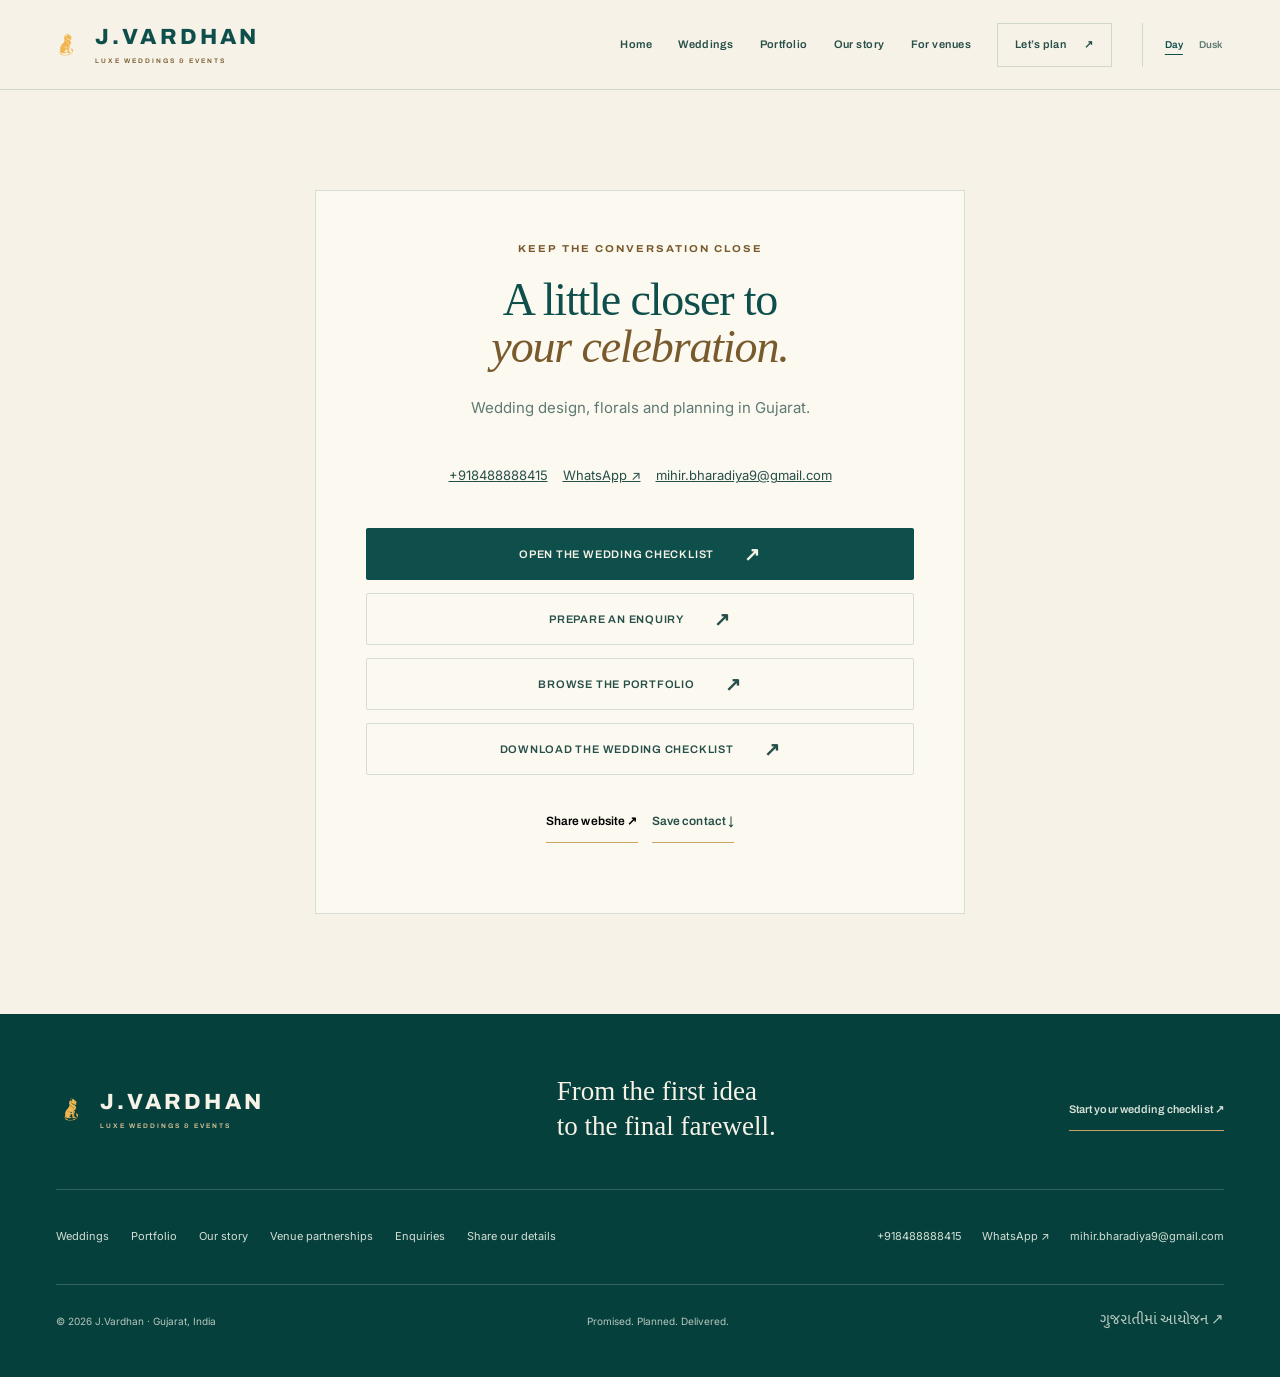
<file: connect.html>
<!doctype html>
<html lang="en">
<head>
<meta charset="utf-8">
<meta name="viewport" content="width=device-width,initial-scale=1">
<title>Connect with J.Vardhan | Weddings &amp; Events</title>
<meta name="description" content="Keep J.Vardhan’s wedding checklist, portfolio and enquiry details close. Share the website or download an A4 planning checklist.">
<meta name="theme-color" content="#F7F2E7">
<link rel="canonical" href="https://mihirzalavadia.github.io/jvardhan-site/connect.html">
<meta property="og:type" content="website">
<meta property="og:title" content="Connect with J.Vardhan | Weddings &amp; Events">
<meta property="og:description" content="Keep J.Vardhan’s wedding checklist, portfolio and enquiry details close. Share the website or download an A4 planning checklist.">
<meta property="og:url" content="https://mihirzalavadia.github.io/jvardhan-site/connect.html">
<meta property="og:image" content="https://mihirzalavadia.github.io/jvardhan-site/assets/real/real-mandap-01.jpg">
<meta name="twitter:card" content="summary_large_image">
<link rel="icon" href="assets/lion-guardian.png">
<link rel="preconnect" href="https://fonts.googleapis.com">
<link rel="preconnect" href="https://fonts.gstatic.com" crossorigin>
<link href="https://api.fontshare.com/v2/css?f[]=boska@400,401,500,501,700&display=swap" rel="stylesheet">
<link href="https://fonts.googleapis.com/css2?family=Archivo:wdth,wght@62..125,400..800&family=Inter:wght@400;500;600&family=Mukta+Vaani:wght@400;500;600&display=swap" rel="stylesheet">
<link rel="stylesheet" href="design-system.css?v=8">
<link rel="stylesheet" href="experience.css?v=1">
<script src="site-config.js?v=1" defer>
</script>
<script src="ds.js?v=8" defer>
</script>
<script type="application/ld+json">{"@context": "https://schema.org", "@type": "Organization", "name": "J.Vardhan Luxe Weddings & Events", "url": "https://mihirzalavadia.github.io/jvardhan-site/", "logo": "https://mihirzalavadia.github.io/jvardhan-site/assets/lion-guardian.png"}</script>
</head>
<body class="experience">
<a class="skip-link" href="#main">Skip to content</a>
<header class="main-nav">
<a class="brand-lockup" href="index.html" aria-label="J.Vardhan home">
<img src="assets/lion-guardian.png" width="36" height="44" alt="">
<span>J.VARDHAN<small>LUXE WEDDINGS &amp; EVENTS</small>
</span>
</a>
<nav id="main-menu" class="main-menu" aria-label="Main navigation">
<a href="index.html">Home</a>
<a href="weddings.html">Weddings</a>
<a href="portfolio.html">Portfolio</a>
<a href="story.html">Our story</a>
<a href="venues.html">For venues</a>
<a class="menu-enquire" href="contact.html">Let’s plan <span aria-hidden="true">↗</span>
</a>
</nav>
<div class="nav-tools">
<div class="theme-switch" role="group" aria-label="Colour theme">
<button type="button" data-theme="day" aria-pressed="true" aria-label="Day theme">Day</button>
<button type="button" data-theme="dusk" aria-pressed="false" aria-label="Dusk theme">Dusk</button>
</div>
<button class="menu-toggle" type="button" aria-controls="main-menu" aria-expanded="false" aria-label="Open menu">
<span>
</span>
<span>
</span>
</button>
</div>
<div class="reading-progress" aria-hidden="true">
</div>
</header>
<div class="menu-scrim" hidden>
</div>
<main id="main" tabindex="-1">
<section class="section connect-section">
<div class="wrap">
<div class="connect-card">
<div class="section-heading reveal">
<span class="eyebrow">Keep the conversation close</span>
<h1>A little closer to<br>
<em>your celebration.</em>
</h1>
<p>Wedding design, florals and planning in Gujarat.</p>
</div>
<div data-contact-links>
</div>
<div class="connect-actions">
<a class="button primary" href="checklist.html">Open the wedding checklist<span aria-hidden="true">↗</span>
</a>
<a class="button outline" href="contact.html">Prepare an enquiry<span aria-hidden="true">↗</span>
</a>
<a class="button outline" href="portfolio.html">Browse the portfolio<span aria-hidden="true">↗</span>
</a>
<a class="button outline" href="assets/documents/JVARDHAN-Full-Client-Checklist-English-A4.pdf">Download the wedding checklist<span aria-hidden="true">↗</span>
</a>
</div>
<div class="button-row">
<button class="text-link" type="button" data-share-site>Share website ↗</button>
<a class="text-link" href="assets/jvardhan.vcf" download>Save contact ↓</a>
</div>
<p class="small-note" data-share-status role="status">
</p>
</div>
</div>
</section>
</main>
<footer class="event-footer">
<div class="wrap">
<div class="footer-top">
<a class="brand-lockup" href="index.html">
<img src="assets/lion-guardian.png" width="40" height="50" alt="">
<span>J.VARDHAN<small>LUXE WEDDINGS &amp; EVENTS</small>
</span>
</a>
<p>From the first idea<br>to the final farewell.</p>
<a class="text-link" href="checklist.html">Start your wedding checklist ↗</a>
</div>
<div class="footer-links">
<nav aria-label="Footer">
<a href="weddings.html">Weddings</a>
<a href="portfolio.html">Portfolio</a>
<a href="story.html">Our story</a>
<a href="venues.html">Venue partnerships</a>
<a href="contact.html">Enquiries</a>
<a href="connect.html">Share our details</a>
</nav>
<div class="verified-contacts" data-contact-links>
</div>
</div>
<div class="footer-base">
<p>© 2026 J.Vardhan · Gujarat, India</p>
<p>Promised. Planned. Delivered.</p>
<a href="checklist.html?lang=gu" lang="gu">ગુજરાતીમાં આયોજન ↗</a>
</div>
</div>
</footer>
</body>
</html>
</file>
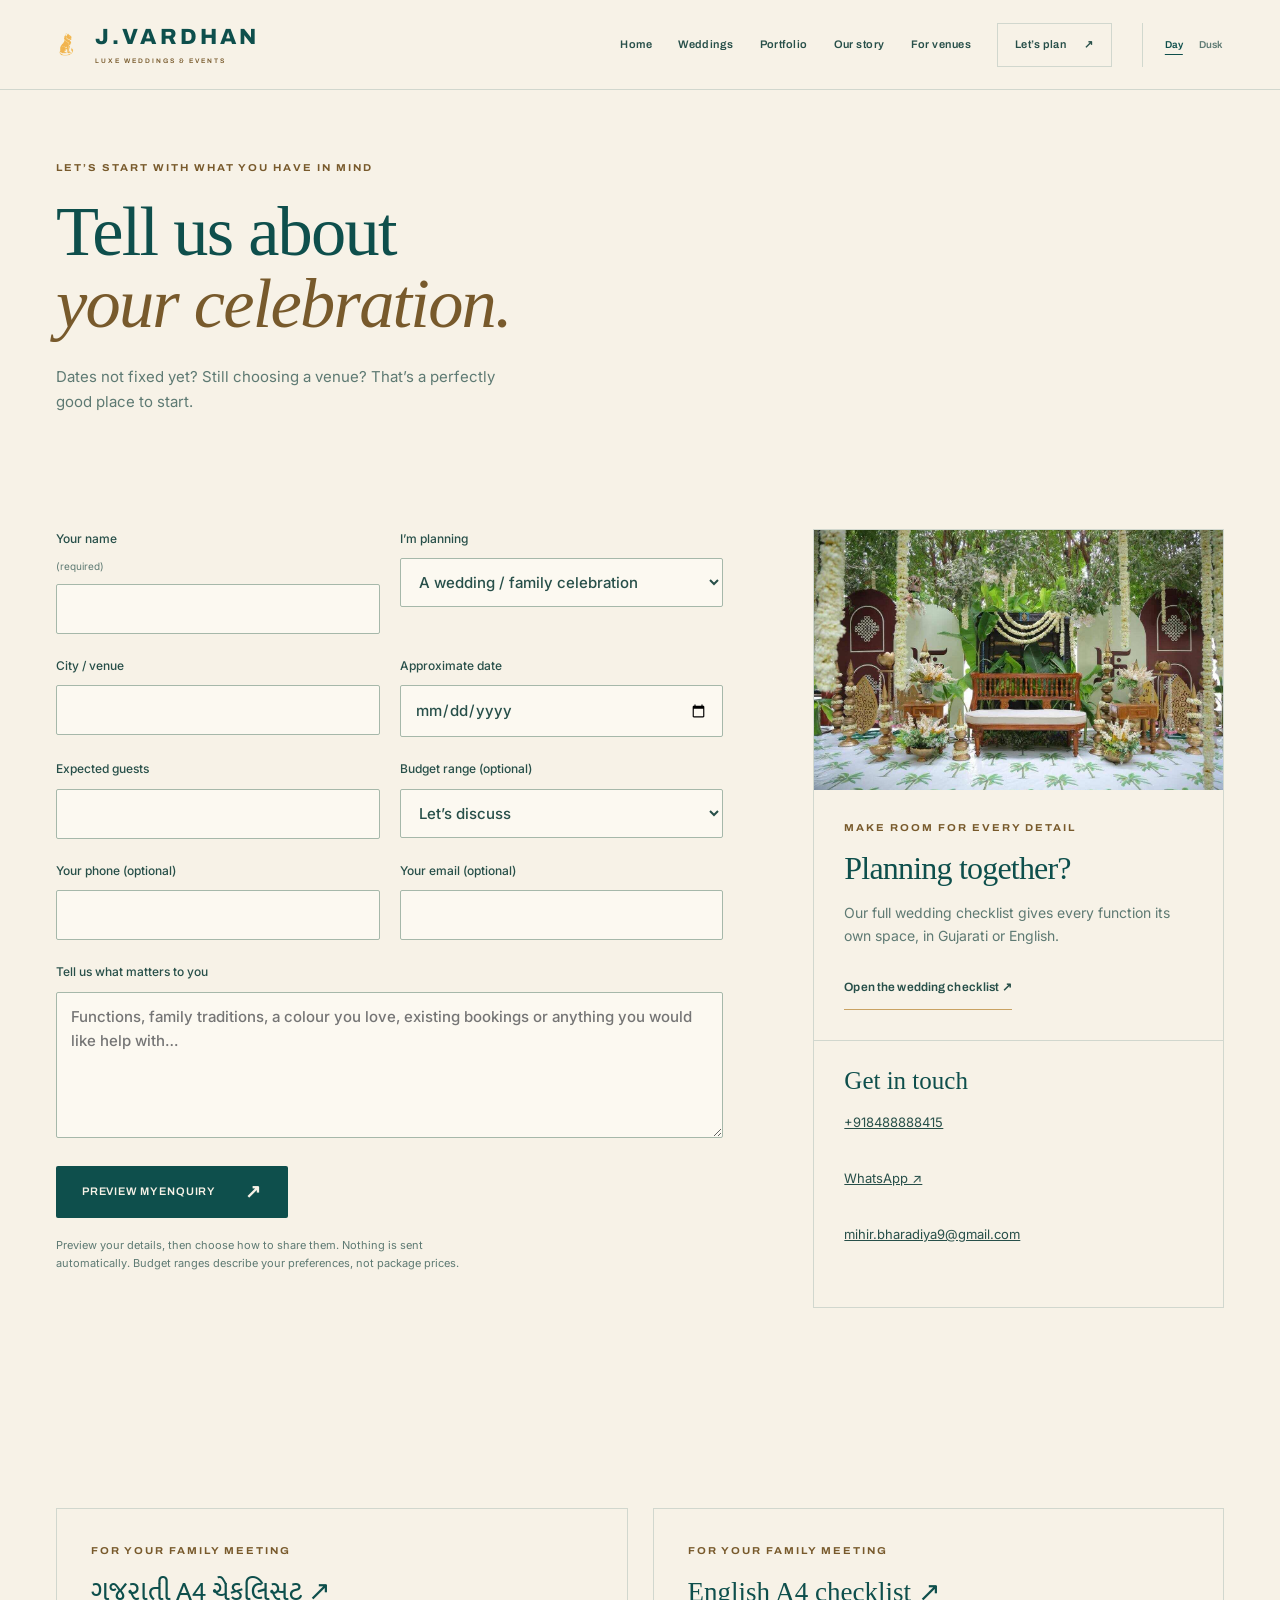
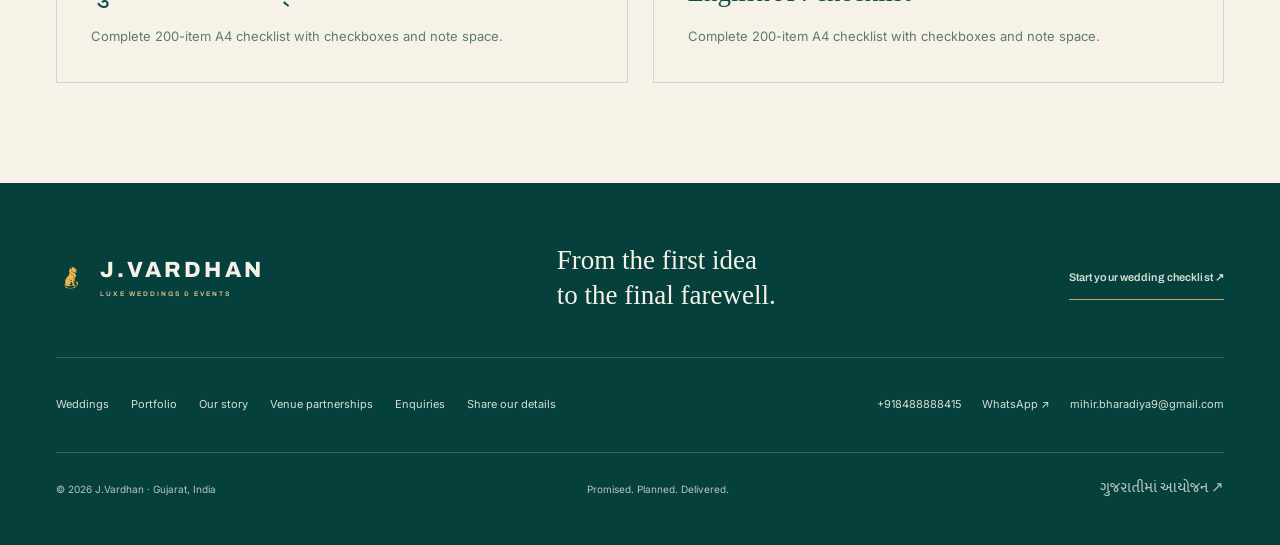
<file: contact.html>
<!doctype html>
<html lang="en">
<head>
<meta charset="utf-8">
<meta name="viewport" content="width=device-width,initial-scale=1">
<title>Plan Your Wedding | Contact J.Vardhan</title>
<meta name="description" content="Prepare a wedding or venue enquiry. Share your dates, guest count, ideas and priorities, or start with our Gujarati and English checklist.">
<meta name="theme-color" content="#F7F2E7">
<link rel="canonical" href="https://mihirzalavadia.github.io/jvardhan-site/contact.html">
<meta property="og:type" content="website">
<meta property="og:title" content="Plan Your Wedding | Contact J.Vardhan">
<meta property="og:description" content="Prepare a wedding or venue enquiry. Share your dates, guest count, ideas and priorities, or start with our Gujarati and English checklist.">
<meta property="og:url" content="https://mihirzalavadia.github.io/jvardhan-site/contact.html">
<meta property="og:image" content="https://mihirzalavadia.github.io/jvardhan-site/assets/real/real-mandap-01.jpg">
<meta name="twitter:card" content="summary_large_image">
<link rel="icon" href="assets/lion-guardian.png">
<link rel="preconnect" href="https://fonts.googleapis.com">
<link rel="preconnect" href="https://fonts.gstatic.com" crossorigin>
<link href="https://api.fontshare.com/v2/css?f[]=boska@400,401,500,501,700&display=swap" rel="stylesheet">
<link href="https://fonts.googleapis.com/css2?family=Archivo:wdth,wght@62..125,400..800&family=Inter:wght@400;500;600&family=Mukta+Vaani:wght@400;500;600&display=swap" rel="stylesheet">
<link rel="stylesheet" href="design-system.css?v=8">
<link rel="stylesheet" href="experience.css?v=1">
<script src="site-config.js?v=1" defer>
</script>
<script src="ds.js?v=8" defer>
</script>
<script type="application/ld+json">{"@context": "https://schema.org", "@type": "Organization", "name": "J.Vardhan Luxe Weddings & Events", "url": "https://mihirzalavadia.github.io/jvardhan-site/", "logo": "https://mihirzalavadia.github.io/jvardhan-site/assets/lion-guardian.png"}</script>
</head>
<body class="experience">
<a class="skip-link" href="#main">Skip to content</a>
<header class="main-nav">
<a class="brand-lockup" href="index.html" aria-label="J.Vardhan home">
<img src="assets/lion-guardian.png" width="36" height="44" alt="">
<span>J.VARDHAN<small>LUXE WEDDINGS &amp; EVENTS</small>
</span>
</a>
<nav id="main-menu" class="main-menu" aria-label="Main navigation">
<a href="index.html">Home</a>
<a href="weddings.html">Weddings</a>
<a href="portfolio.html">Portfolio</a>
<a href="story.html">Our story</a>
<a href="venues.html">For venues</a>
<a class="menu-enquire" href="contact.html">Let’s plan <span aria-hidden="true">↗</span>
</a>
</nav>
<div class="nav-tools">
<div class="theme-switch" role="group" aria-label="Colour theme">
<button type="button" data-theme="day" aria-pressed="true" aria-label="Day theme">Day</button>
<button type="button" data-theme="dusk" aria-pressed="false" aria-label="Dusk theme">Dusk</button>
</div>
<button class="menu-toggle" type="button" aria-controls="main-menu" aria-expanded="false" aria-label="Open menu">
<span>
</span>
<span>
</span>
</button>
</div>
<div class="reading-progress" aria-hidden="true">
</div>
</header>
<div class="menu-scrim" hidden>
</div>
<main id="main" tabindex="-1">
<section class="section page-intro">
<div class="wrap">
<div class="section-heading reveal">
<span class="eyebrow">Let’s start with what you have in mind</span>
<h1>Tell us about<br>
<em>your celebration.</em>
</h1>
<p>Dates not fixed yet? Still choosing a venue? That’s a perfectly good place to start.</p>
</div>
</div>
</section>
<section class="section enquiry-section">
<div class="wrap enquiry-grid">
<div>
<form id="enquiry-form">
<div class="enquiry-fields">
<label class="enquiry-field">Your name <span class="required">(required)</span>
<input name="name" autocomplete="name" maxlength="120" required>
</label>
<label class="enquiry-field">I’m planning<select name="type">
<option value="wedding">A wedding / family celebration</option>
<option value="venue">A venue partnership</option>
<option value="event">Another event</option>
</select>
</label>
<label class="enquiry-field">City / venue<input name="location" maxlength="200" autocomplete="address-level2">
</label>
<label class="enquiry-field">Approximate date<input type="date" name="date">
</label>
<label class="enquiry-field">Expected guests<input type="number" name="guests" min="1" max="100000" step="1" inputmode="numeric">
</label>
<label class="enquiry-field">Budget range (optional)<select name="budget">
<option value="">Let’s discuss</option>
<option>Under ₹5 lakh</option>
<option>₹5–10 lakh</option>
<option>₹10–25 lakh</option>
<option>₹25–50 lakh</option>
<option>Above ₹50 lakh</option>
</select>
</label>
<label class="enquiry-field">Your phone (optional)<input type="tel" name="phone" autocomplete="tel" maxlength="30">
</label>
<label class="enquiry-field">Your email (optional)<input type="email" name="email" autocomplete="email" maxlength="180">
</label>
<label class="enquiry-field wide">Tell us what matters to you<textarea name="message" rows="5" maxlength="4000" placeholder="Functions, family traditions, a colour you love, existing bookings or anything you would like help with…">
</textarea>
</label>
</div>
<button class="button primary" type="submit" disabled>Preview my enquiry <span aria-hidden="true">↗</span>
</button>
<p class="form-help">Preview your details, then choose how to share them. Nothing is sent automatically. Budget ranges describe your preferences, not package prices.</p>
</form>
<section id="enquiry-result" class="enquiry-result" hidden aria-labelledby="brief-heading">
<span class="eyebrow">Ready to share</span>
<h2 id="brief-heading" tabindex="-1">Your enquiry brief.</h2>
<p>Check the details below, then download, copy or share the brief with your planner.</p>
<pre id="enquiry-preview">
</pre>
<div class="button-row">
<button class="button primary" type="button" data-enquiry-action="share">Share brief ↗</button>
<button class="button outline" type="button" data-enquiry-action="copy">Copy details</button>
<button class="button outline" type="button" data-enquiry-action="download">Download</button>
<a class="button primary" id="enquiry-whatsapp" hidden rel="noopener" target="_blank">Send on WhatsApp ↗</a>
</div>
<p id="enquiry-status" class="form-help" role="status">
</p>
</section>
<noscript>
<p>The enquiry preview needs JavaScript. You can also download an A4 planning checklist from the links below.</p>
</noscript>
</div>
<aside class="enquiry-aside">
<div class="enquiry-photo">
<img src="assets/real/real-mandap-muhurat-02.jpg" alt="Floral arch with jasmine and ceremonial urns" class="" width="1200" height="900" loading="lazy" decoding="async">
</div>
<div class="aside-copy">
<span class="eyebrow">Make room for every detail</span>
<h2>Planning together?</h2>
<p>Our full wedding checklist gives every function its own space, in Gujarati or English.</p>
<a class="text-link" href="checklist.html">Open the wedding checklist ↗</a>
</div>
<div class="contact-card" data-contact-card hidden>
<h3>Get in touch</h3>
<div data-contact-links>
</div>
<p data-contact-address>
</p>
</div>
</aside>
</div>
</section>
<section class="section">
<div class="wrap">
<div class="download-grid">
<a href="assets/documents/JVARDHAN-Full-Client-Checklist-Gujarati-A4.pdf" download>
<span class="eyebrow">For your family meeting</span>
<h3 lang="gu">ગુજરાતી A4 ચેકલિસ્ટ ↗</h3>
<p>Complete 200-item A4 checklist with checkboxes and note space.</p>
</a>
<a href="assets/documents/JVARDHAN-Full-Client-Checklist-English-A4.pdf" download>
<span class="eyebrow">For your family meeting</span>
<h3>English A4 checklist ↗</h3>
<p>Complete 200-item A4 checklist with checkboxes and note space.</p>
</a>
</div>
</div>
</section>
</main>
<footer class="event-footer">
<div class="wrap">
<div class="footer-top">
<a class="brand-lockup" href="index.html">
<img src="assets/lion-guardian.png" width="40" height="50" alt="">
<span>J.VARDHAN<small>LUXE WEDDINGS &amp; EVENTS</small>
</span>
</a>
<p>From the first idea<br>to the final farewell.</p>
<a class="text-link" href="checklist.html">Start your wedding checklist ↗</a>
</div>
<div class="footer-links">
<nav aria-label="Footer">
<a href="weddings.html">Weddings</a>
<a href="portfolio.html">Portfolio</a>
<a href="story.html">Our story</a>
<a href="venues.html">Venue partnerships</a>
<a href="contact.html">Enquiries</a>
<a href="connect.html">Share our details</a>
</nav>
<div class="verified-contacts" data-contact-links>
</div>
</div>
<div class="footer-base">
<p>© 2026 J.Vardhan · Gujarat, India</p>
<p>Promised. Planned. Delivered.</p>
<a href="checklist.html?lang=gu" lang="gu">ગુજરાતીમાં આયોજન ↗</a>
</div>
</div>
</footer>
</body>
</html>
</file>
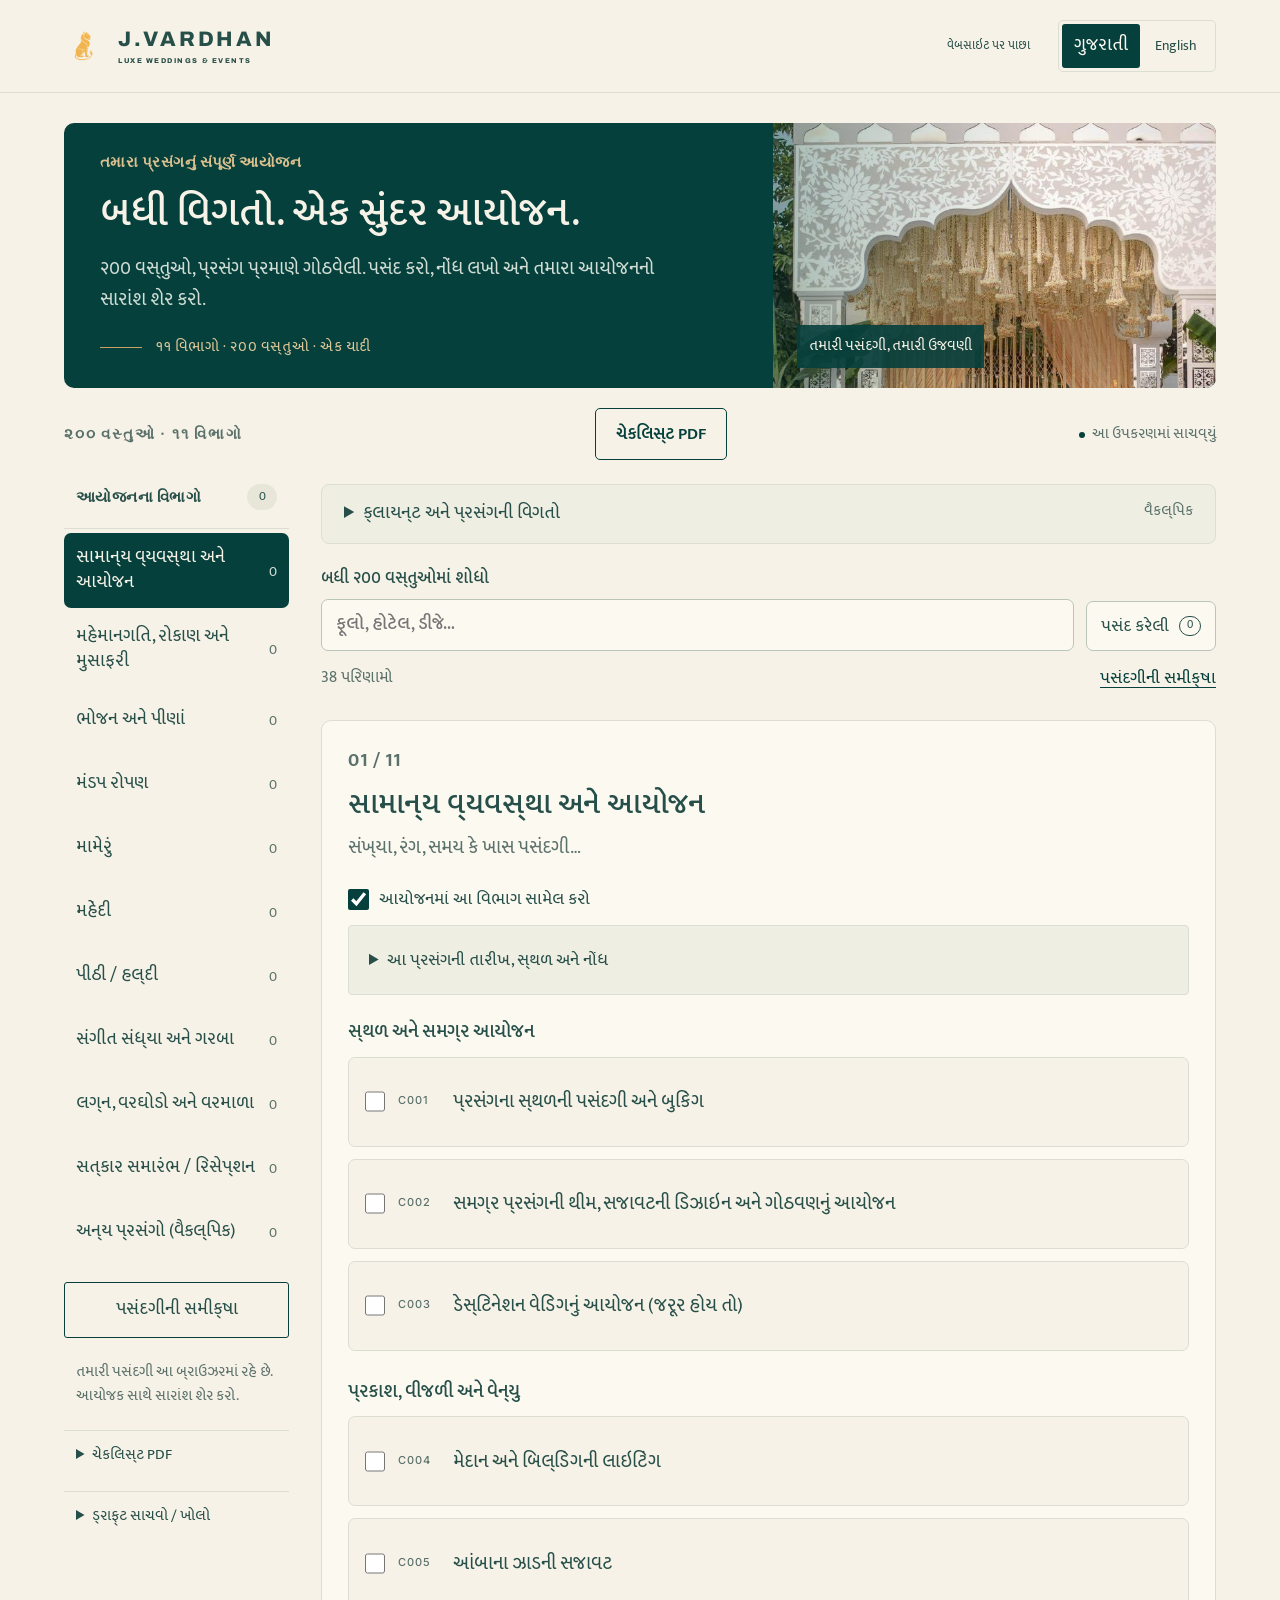
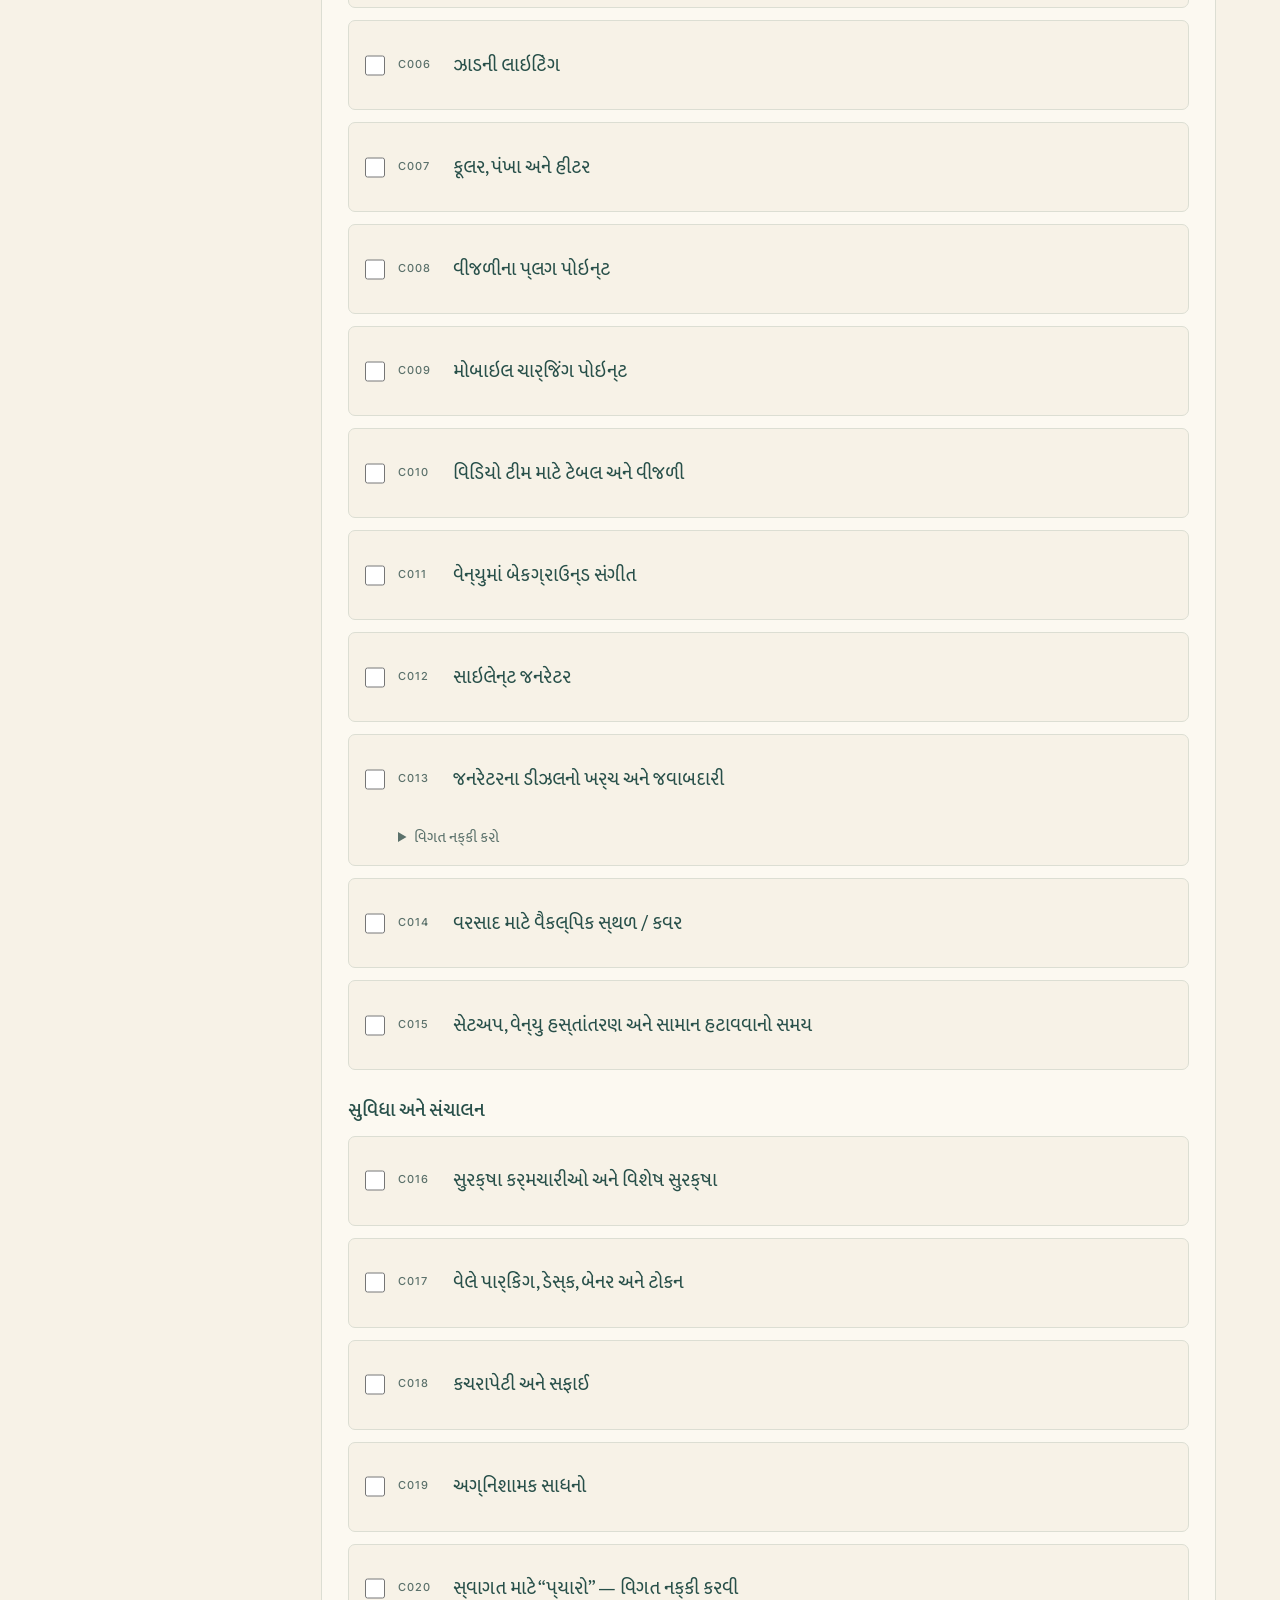
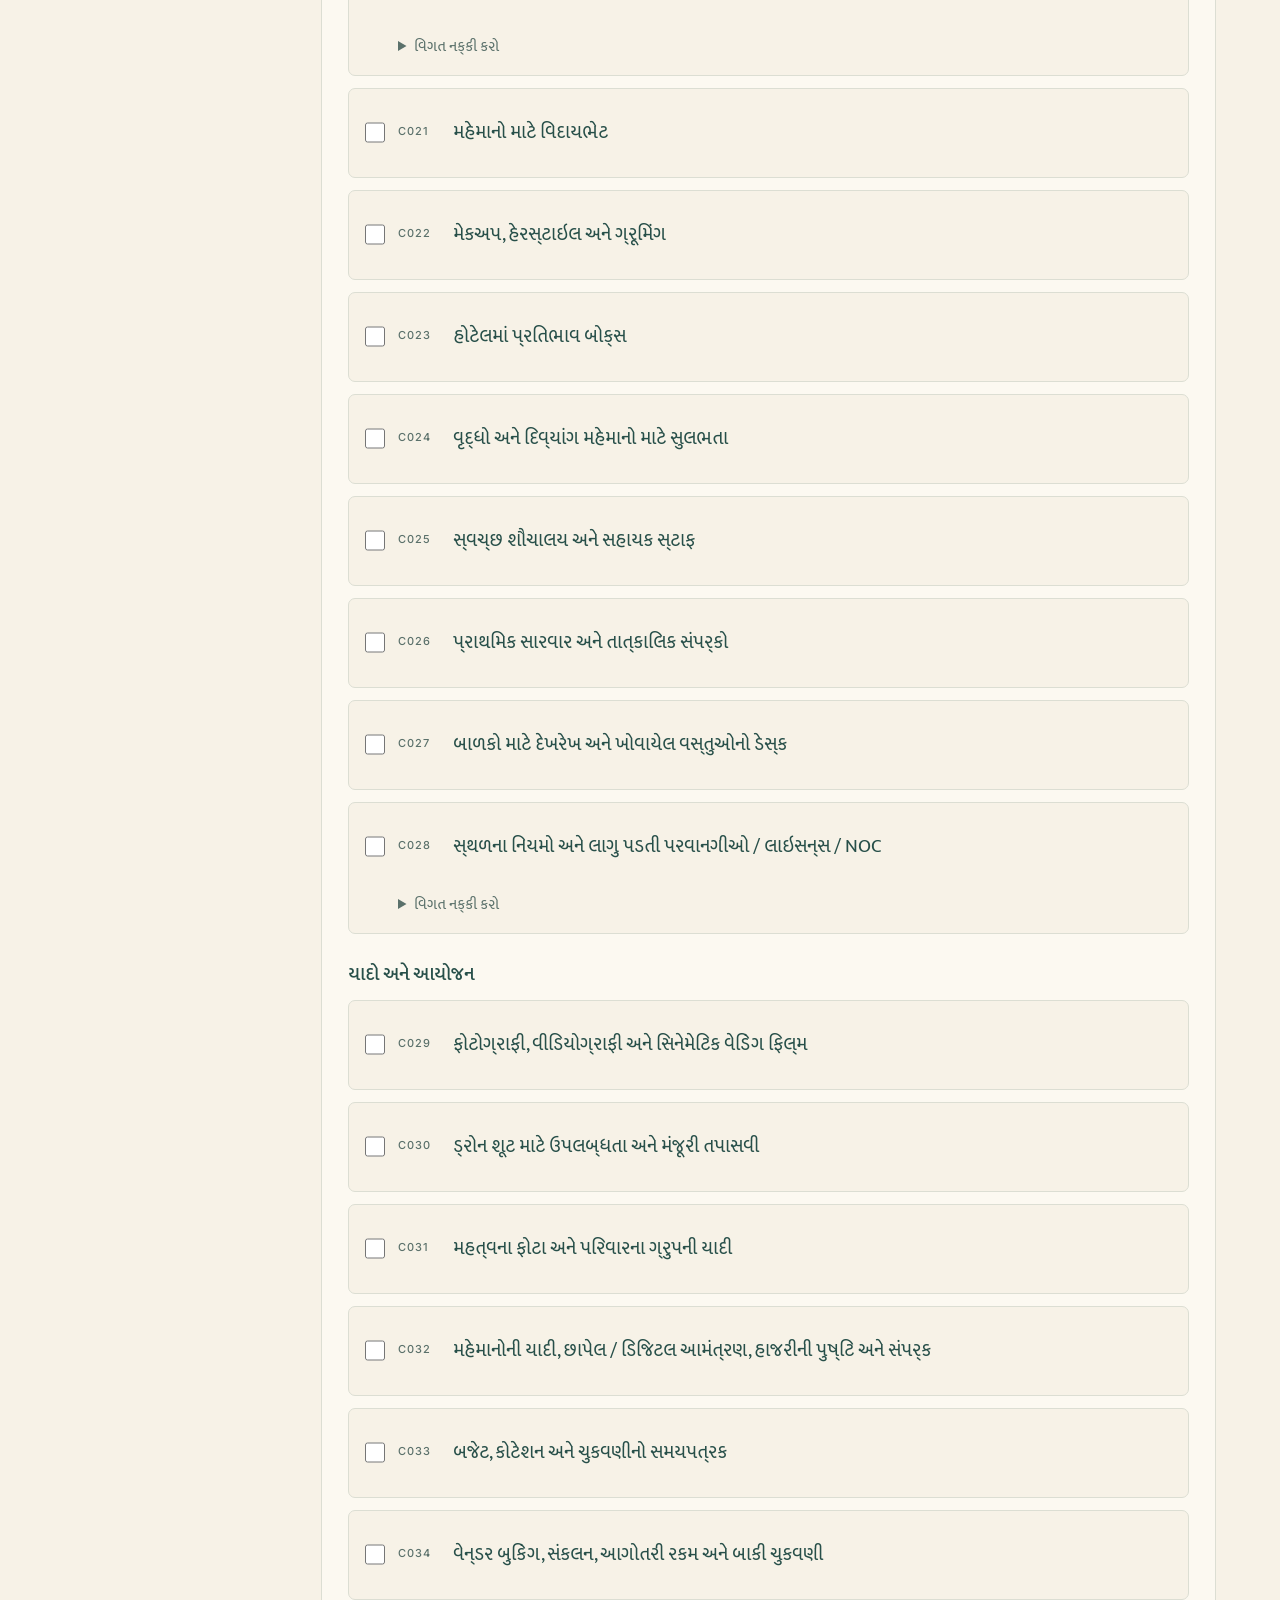
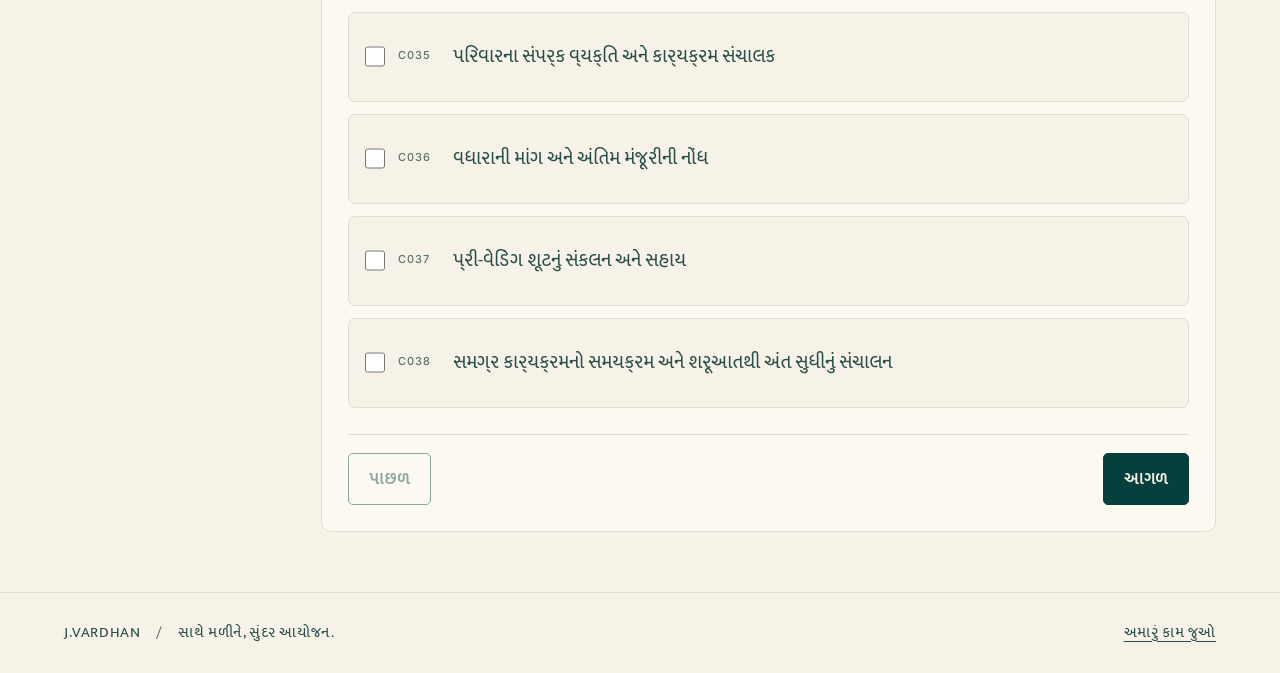
<file: event-checklist.html>
<!doctype html>
<html lang="en"><head><meta charset="utf-8"><meta name="viewport" content="width=device-width,initial-scale=1">
<title>Wedding checklist | J.Vardhan</title><link rel="canonical" href="https://mihirzalavadia.github.io/jvardhan-site/checklist.html">
<meta name="robots" content="noindex"><script>location.replace('checklist.html'+location.search+location.hash);</script></head>
<body><p>The event and master lists are now one complete checklist. <a href="checklist.html">Open your checklist / સંપૂર્ણ યાદી ખોલો</a></p></body></html>
</file>
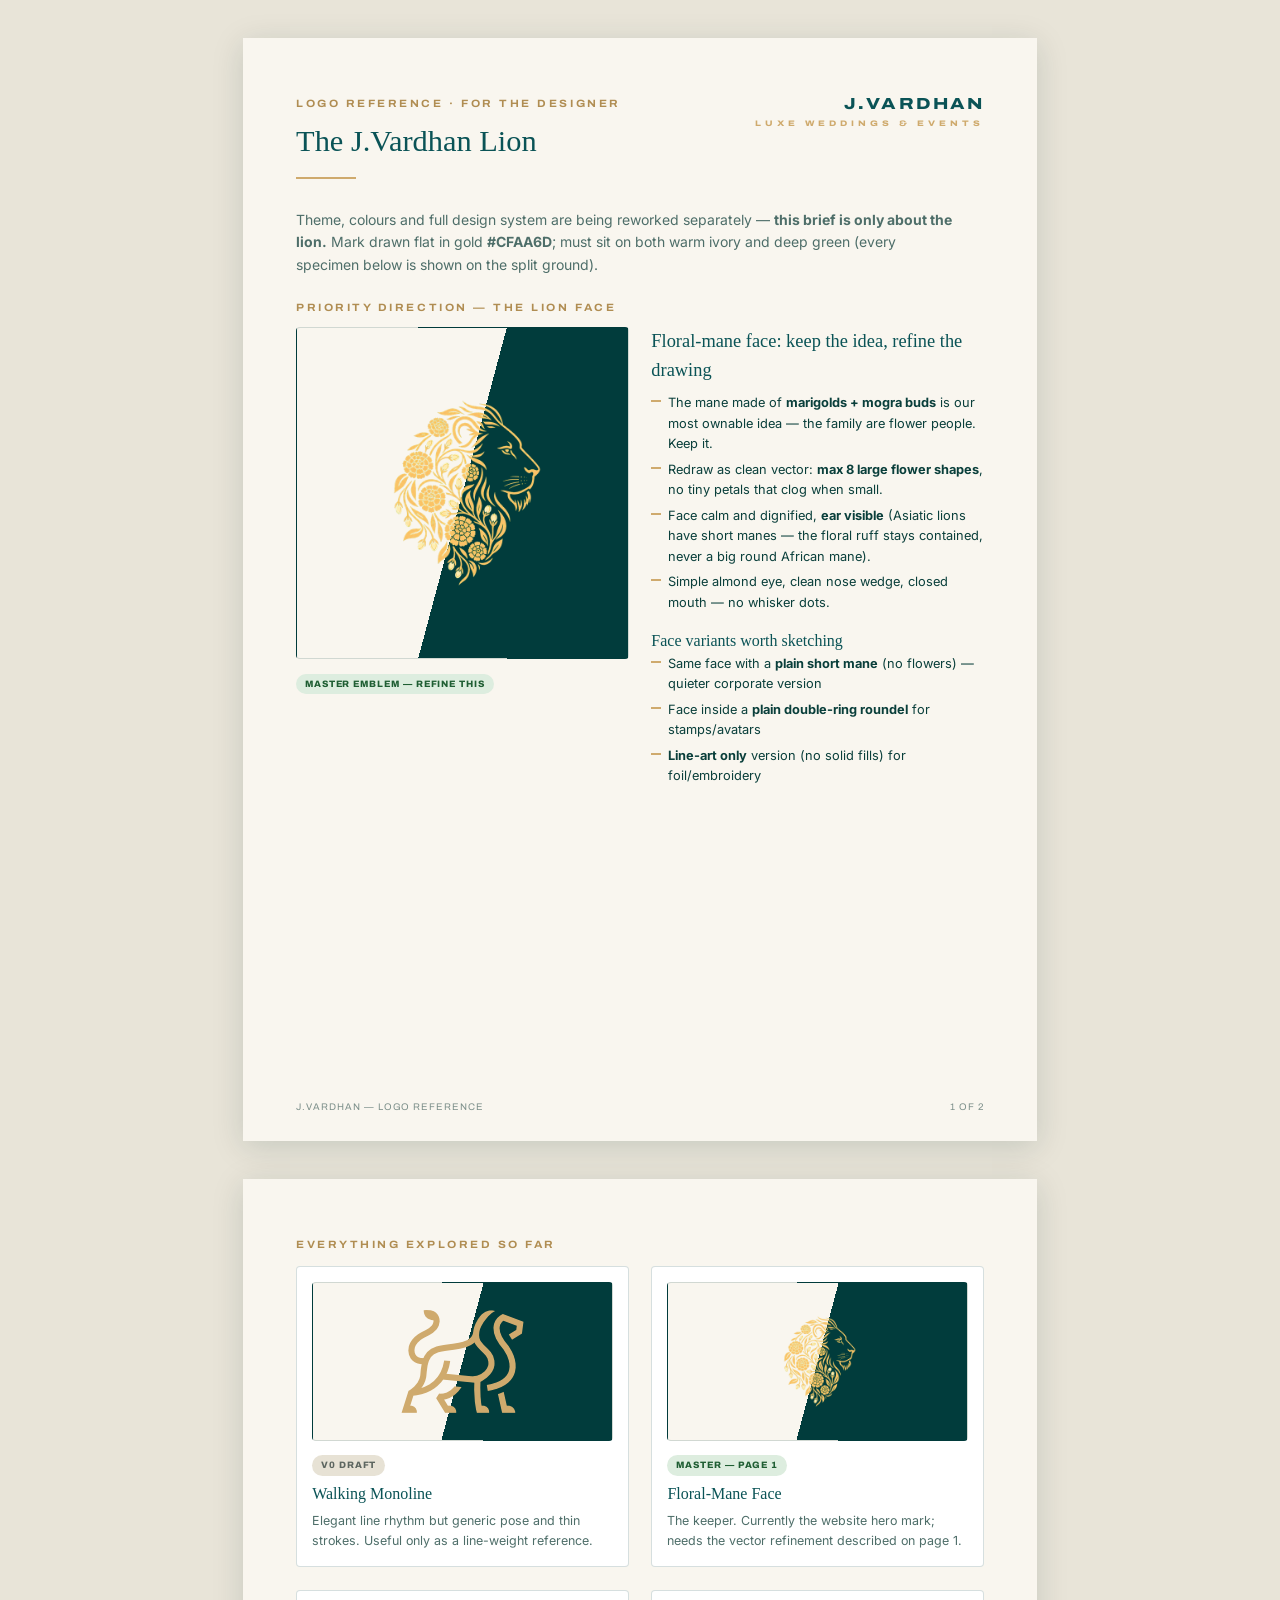
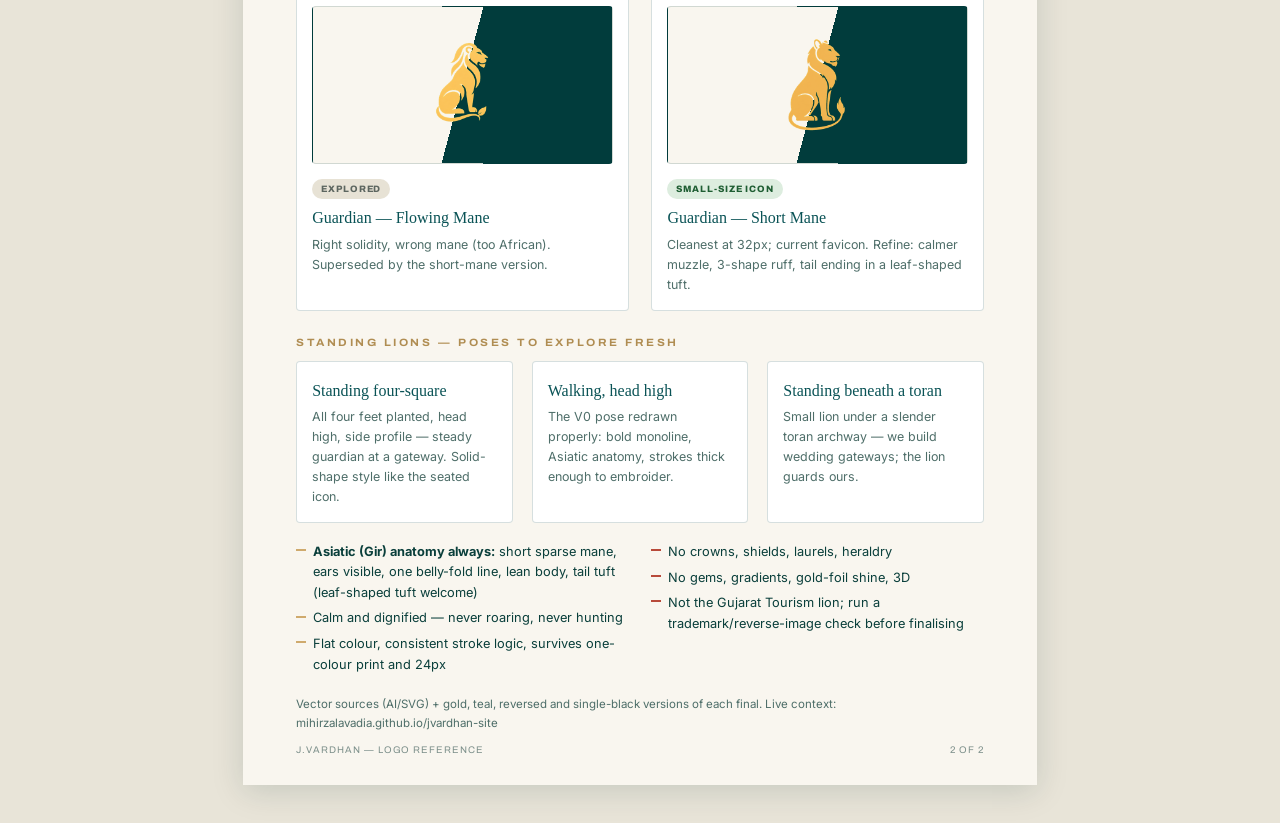
<file: logo-guide.html>
<!DOCTYPE html>
<html lang="en">
<head>
  <meta charset="UTF-8">
  <meta name="viewport" content="width=device-width, initial-scale=1.0">
  <title>J.Vardhan — Logo Reference</title>
  <meta name="robots" content="noindex">
  <link rel="icon" type="image/png" href="assets/lion-guardian.png">
  <link rel="preconnect" href="https://fonts.googleapis.com">
  <link rel="preconnect" href="https://fonts.gstatic.com" crossorigin>
  <link href="https://api.fontshare.com/v2/css?f[]=boska@400,500,700&display=swap" rel="stylesheet">
  <link href="https://fonts.googleapis.com/css2?family=Archivo:wdth,wght@62..125,400..900&family=Inter:wght@400;500;600&display=swap" rel="stylesheet">
  <style>
    * { margin: 0; padding: 0; box-sizing: border-box; }
    :root { --teal: #0A5356; --deep: #013C3C; --gold: #CFAA6D; --dgold: #B08D52; --ivory: #F9F6EF; --line: rgba(1,60,60,.16); }
    body { font-family: "Inter", "Segoe UI", sans-serif; background: #E8E4D8; color: #0A3F3B; line-height: 1.6; font-size: 14px; }
    .page { width: 210mm; min-height: 292mm; margin: 10mm auto; background: var(--ivory); padding: 14mm 14mm; position: relative; box-shadow: 0 6px 30px rgba(1,50,50,.15); }
    @media print {
      body { background: none; font-size: 12.5px; }
      .page { width: auto; min-height: auto; margin: 0; box-shadow: none; page-break-after: always; }
      .page:last-child { page-break-after: auto; }
    }
    h1, h2, h3 { font-family: "Boska", Georgia, serif; font-weight: 500; color: var(--teal); }
    .eyebrow { font-family: "Archivo", Arial, sans-serif; font-stretch: 110%; font-size: .66rem; font-weight: 700; letter-spacing: .24em; text-transform: uppercase; color: var(--dgold); }
    .rule { width: 60px; height: 2px; background: var(--gold); margin: .7rem 0; }
    .wordmark { font-family: "Archivo", Arial, sans-serif; font-stretch: 122%; font-weight: 800; letter-spacing: .13em; color: var(--teal); }
    .wordmark small { display: block; font-size: .5em; letter-spacing: .5em; color: var(--gold); margin-top: .2em; }
    p.muted { color: #4E6E69; }
    .grid2 { display: grid; grid-template-columns: 1fr 1fr; gap: 6mm; }
    .grid3 { display: grid; grid-template-columns: repeat(3, 1fr); gap: 5mm; }
    .card { border: 1px solid var(--line); border-radius: 4px; padding: 4mm; background: #fff; }
    .card h3 { font-size: 1rem; margin-bottom: .25rem; }
    .card p { font-size: .78rem; color: #4E6E69; }
    .stage { display: flex; align-items: center; justify-content: center; height: 42mm; border-radius: 4px; background: linear-gradient(105deg, #F9F6EF 50%, #013C3C 50%); border: 1px solid var(--line); margin-bottom: 3mm; }
    .stage img { max-height: 34mm; max-width: 80%; }
    .stage.big { height: 88mm; }
    .stage.big img { max-height: 76mm; }
    .badge { display: inline-block; font-family: "Archivo", sans-serif; font-size: .58rem; font-weight: 800; letter-spacing: .1em; text-transform: uppercase; padding: .18rem .55rem; border-radius: 999px; margin-bottom: .35rem; }
    .b-win { background: #DDEDDF; color: #1F5E33; } .b-old { background: #E7E2D5; color: #5D6660; }
    ul.tick { list-style: none; }
    ul.tick li { padding-left: 1.3em; position: relative; margin-bottom: .4em; font-size: .8rem; }
    ul.tick li::before { content: ""; position: absolute; left: 0; top: .55em; width: .75em; height: 2px; background: var(--gold); }
    ul.cross li::before { background: #B84A3A; }
    .foot { position: absolute; bottom: 7mm; left: 14mm; right: 14mm; display: flex; justify-content: space-between; font-size: .6rem; letter-spacing: .1em; text-transform: uppercase; font-family: "Archivo", sans-serif; color: #7C8F8A; }
  </style>
</head>
<body>

<!-- PAGE 1 · THE LION FACE (priority) -->
<div class="page">
  <div style="display:flex;justify-content:space-between;align-items:flex-start;margin-bottom:5mm;">
    <div>
      <span class="eyebrow">Logo Reference · For the Designer</span>
      <h1 style="font-size:1.9rem;margin-top:1mm;">The J.Vardhan Lion</h1>
      <div class="rule"></div>
    </div>
    <div class="wordmark" style="font-size:1rem;text-align:right;">J.VARDHAN<small>LUXE WEDDINGS &amp; EVENTS</small></div>
  </div>
  <p class="muted" style="max-width:74ch;margin-bottom:5mm;">Theme, colours and full design system are being reworked separately — <strong>this brief is only about the lion.</strong> Mark drawn flat in gold <strong>#CFAA6D</strong>; must sit on both warm ivory and deep green (every specimen below is shown on the split ground).</p>

  <span class="eyebrow">Priority Direction — The Lion Face</span>
  <div class="grid2" style="margin-top:2.5mm;align-items:start;">
    <div>
      <div class="stage big"><img src="assets/lion-floral.png" alt="Floral-mane lion face emblem"></div>
      <span class="badge b-win">Master emblem — refine this</span>
    </div>
    <div>
      <h3 style="font-size:1.15rem;">Floral-mane face: keep the idea, refine the drawing</h3>
      <ul class="tick" style="margin-top:2mm;">
        <li>The mane made of <strong>marigolds + mogra buds</strong> is our most ownable idea — the family are flower people. Keep it.</li>
        <li>Redraw as clean vector: <strong>max 8 large flower shapes</strong>, no tiny petals that clog when small.</li>
        <li>Face calm and dignified, <strong>ear visible</strong> (Asiatic lions have short manes — the floral ruff stays contained, never a big round African mane).</li>
        <li>Simple almond eye, clean nose wedge, closed mouth — no whisker dots.</li>
      </ul>
      <h3 style="font-size:1rem;margin-top:4mm;">Face variants worth sketching</h3>
      <ul class="tick">
        <li>Same face with a <strong>plain short mane</strong> (no flowers) — quieter corporate version</li>
        <li>Face inside a <strong>plain double-ring roundel</strong> for stamps/avatars</li>
        <li><strong>Line-art only</strong> version (no solid fills) for foil/embroidery</li>
      </ul>
    </div>
  </div>
  <div class="foot"><span>J.Vardhan — Logo Reference</span><span>1 of 2</span></div>
</div>

<!-- PAGE 2 · ALL FOUR + STANDING LIONS + RULES -->
<div class="page">
  <span class="eyebrow">Everything Explored So Far</span>
  <div class="grid2" style="margin-top:3mm;margin-bottom:5mm;">
    <div class="card">
      <div class="stage"><img src="assets/lion-gold.png" alt="Walking monoline lion"></div>
      <span class="badge b-old">V0 draft</span>
      <h3>Walking Monoline</h3>
      <p>Elegant line rhythm but generic pose and thin strokes. Useful only as a line-weight reference.</p>
    </div>
    <div class="card">
      <div class="stage"><img src="assets/lion-floral.png" alt="Floral-mane lion face"></div>
      <span class="badge b-win">Master — page 1</span>
      <h3>Floral-Mane Face</h3>
      <p>The keeper. Currently the website hero mark; needs the vector refinement described on page 1.</p>
    </div>
    <div class="card">
      <div class="stage"><img src="assets/lion-guardian-v1.png" alt="Seated lion, flowing mane"></div>
      <span class="badge b-old">Explored</span>
      <h3>Guardian — Flowing Mane</h3>
      <p>Right solidity, wrong mane (too African). Superseded by the short-mane version.</p>
    </div>
    <div class="card">
      <div class="stage"><img src="assets/lion-guardian.png" alt="Seated lion, short mane"></div>
      <span class="badge b-win">Small-size icon</span>
      <h3>Guardian — Short Mane</h3>
      <p>Cleanest at 32px; current favicon. Refine: calmer muzzle, 3-shape ruff, tail ending in a leaf-shaped tuft.</p>
    </div>
  </div>

  <span class="eyebrow">Standing Lions — poses to explore fresh</span>
  <div class="grid3" style="margin-top:2.5mm;margin-bottom:5mm;">
    <div class="card"><h3>Standing four-square</h3><p>All four feet planted, head high, side profile — steady guardian at a gateway. Solid-shape style like the seated icon.</p></div>
    <div class="card"><h3>Walking, head high</h3><p>The V0 pose redrawn properly: bold monoline, Asiatic anatomy, strokes thick enough to embroider.</p></div>
    <div class="card"><h3>Standing beneath a toran</h3><p>Small lion under a slender toran archway — we build wedding gateways; the lion guards ours.</p></div>
  </div>

  <div class="grid2">
    <ul class="tick">
      <li><strong>Asiatic (Gir) anatomy always:</strong> short sparse mane, ears visible, one belly-fold line, lean body, tail tuft (leaf-shaped tuft welcome)</li>
      <li>Calm and dignified — never roaring, never hunting</li>
      <li>Flat colour, consistent stroke logic, survives one-colour print and 24px</li>
    </ul>
    <ul class="tick cross">
      <li>No crowns, shields, laurels, heraldry</li>
      <li>No gems, gradients, gold-foil shine, 3D</li>
      <li>Not the Gujarat Tourism lion; run a trademark/reverse-image check before finalising</li>
    </ul>
  </div>
  <p class="muted" style="font-size:.72rem;margin-top:4mm;">Vector sources (AI/SVG) + gold, teal, reversed and single-black versions of each final. Live context: mihirzalavadia.github.io/jvardhan-site</p>
  <div class="foot"><span>J.Vardhan — Logo Reference</span><span>2 of 2</span></div>
</div>

</body>
</html>
</file>
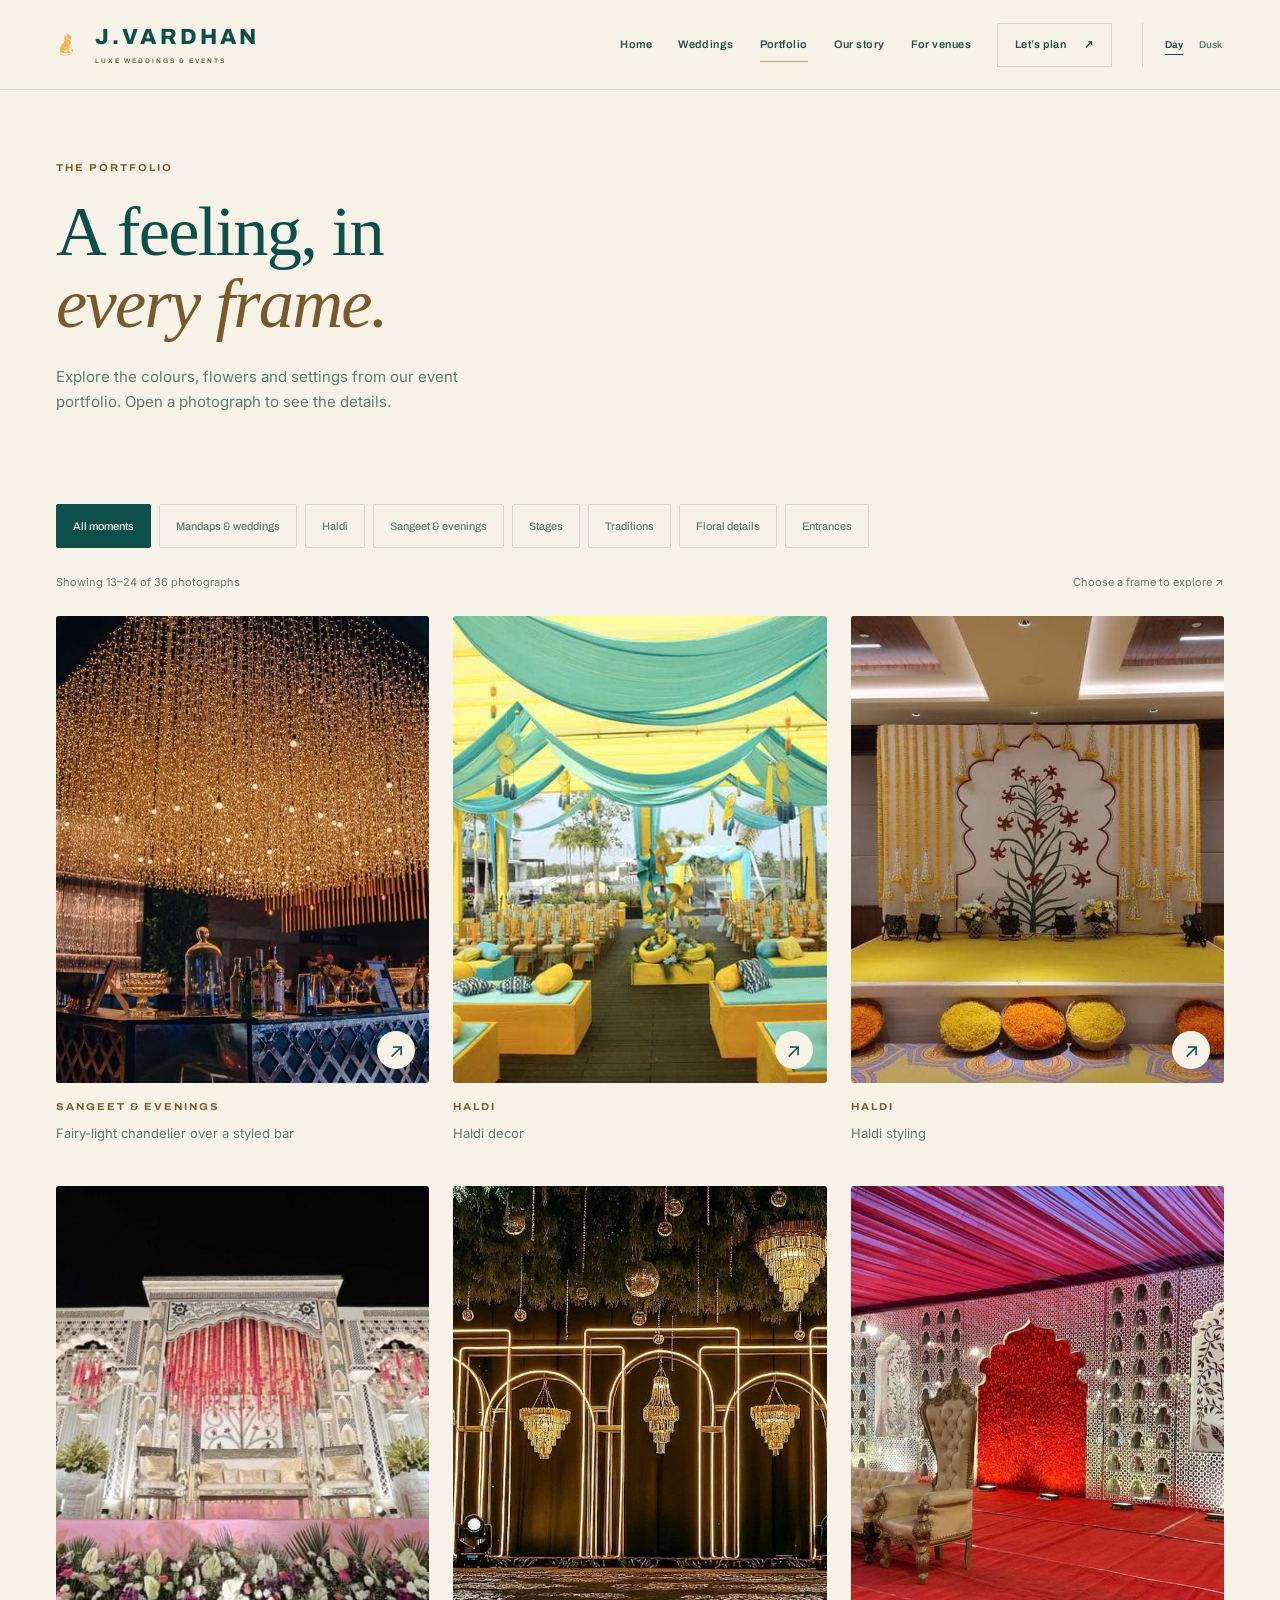
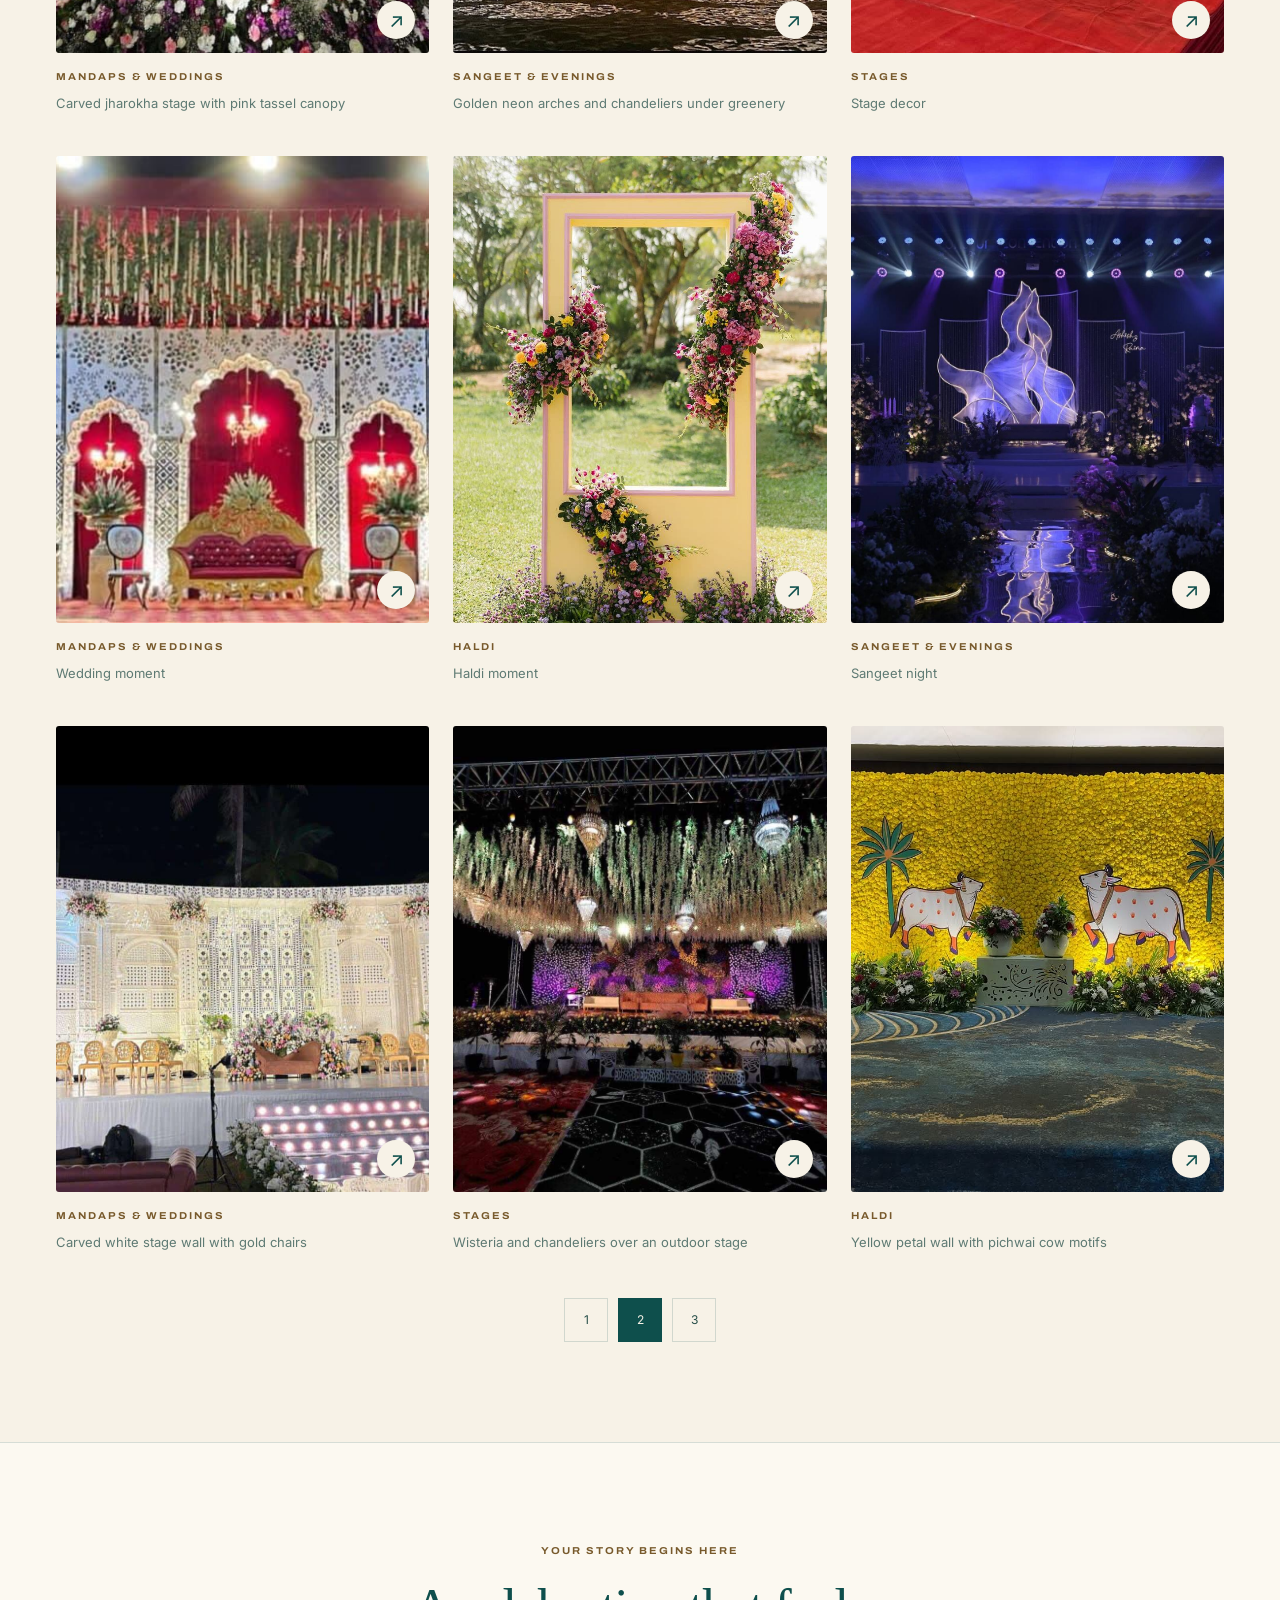
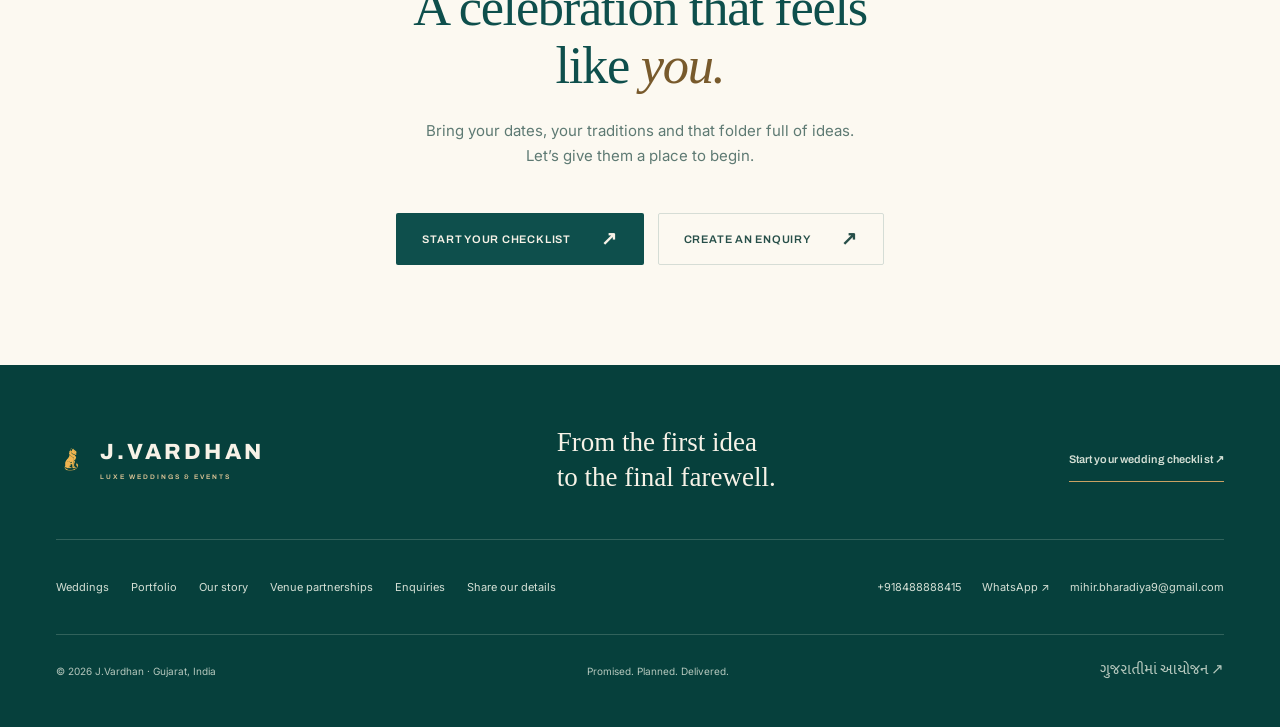
<file: portfolio-2.html>
<!doctype html>
<html lang="en">
<head>
<meta charset="utf-8">
<meta name="viewport" content="width=device-width,initial-scale=1">
<title>Wedding Décor Portfolio — Page 2 | J.Vardhan</title>
<meta name="description" content="Browse real wedding mandaps, haldi settings, floral details and evening décor. Filter the collection and explore each photograph.">
<meta name="theme-color" content="#F7F2E7">
<link rel="canonical" href="https://mihirzalavadia.github.io/jvardhan-site/portfolio-2.html">
<meta property="og:type" content="website">
<meta property="og:title" content="Wedding Décor Portfolio — Page 2 | J.Vardhan">
<meta property="og:description" content="Browse real wedding mandaps, haldi settings, floral details and evening décor. Filter the collection and explore each photograph.">
<meta property="og:url" content="https://mihirzalavadia.github.io/jvardhan-site/portfolio-2.html">
<meta property="og:image" content="https://mihirzalavadia.github.io/jvardhan-site/assets/real/real-mandap-01.jpg">
<meta name="twitter:card" content="summary_large_image">
<link rel="icon" href="assets/lion-guardian.png">
<link rel="preconnect" href="https://fonts.googleapis.com">
<link rel="preconnect" href="https://fonts.gstatic.com" crossorigin>
<link href="https://api.fontshare.com/v2/css?f[]=boska@400,401,500,501,700&display=swap" rel="stylesheet">
<link href="https://fonts.googleapis.com/css2?family=Archivo:wdth,wght@62..125,400..800&family=Inter:wght@400;500;600&family=Mukta+Vaani:wght@400;500;600&display=swap" rel="stylesheet">
<link rel="stylesheet" href="design-system.css?v=8">
<link rel="stylesheet" href="experience.css?v=1">
<script src="site-config.js?v=1" defer>
</script>
<script src="ds.js?v=8" defer>
</script>
<script src="gallery-data.js?v=1" defer>
</script>
<script type="application/ld+json">{"@context": "https://schema.org", "@type": "Organization", "name": "J.Vardhan Luxe Weddings & Events", "url": "https://mihirzalavadia.github.io/jvardhan-site/", "logo": "https://mihirzalavadia.github.io/jvardhan-site/assets/lion-guardian.png"}</script>
</head>
<body class="experience">
<a class="skip-link" href="#main">Skip to content</a>
<header class="main-nav">
<a class="brand-lockup" href="index.html" aria-label="J.Vardhan home">
<img src="assets/lion-guardian.png" width="36" height="44" alt="">
<span>J.VARDHAN<small>LUXE WEDDINGS &amp; EVENTS</small>
</span>
</a>
<nav id="main-menu" class="main-menu" aria-label="Main navigation">
<a href="index.html">Home</a>
<a href="weddings.html">Weddings</a>
<a href="portfolio.html" aria-current="page">Portfolio</a>
<a href="story.html">Our story</a>
<a href="venues.html">For venues</a>
<a class="menu-enquire" href="contact.html">Let’s plan <span aria-hidden="true">↗</span>
</a>
</nav>
<div class="nav-tools">
<div class="theme-switch" role="group" aria-label="Colour theme">
<button type="button" data-theme="day" aria-pressed="true" aria-label="Day theme">Day</button>
<button type="button" data-theme="dusk" aria-pressed="false" aria-label="Dusk theme">Dusk</button>
</div>
<button class="menu-toggle" type="button" aria-controls="main-menu" aria-expanded="false" aria-label="Open menu">
<span>
</span>
<span>
</span>
</button>
</div>
<div class="reading-progress" aria-hidden="true">
</div>
</header>
<div class="menu-scrim" hidden>
</div>
<main id="main" tabindex="-1">
<section class="section page-intro portfolio-intro">
<div class="wrap">
<div class="section-heading reveal">
<span class="eyebrow">The portfolio</span>
<h1>A feeling, in<br>
<em>every frame.</em>
</h1>
<p>Explore the colours, flowers and settings from our event portfolio. Open a photograph to see the details.</p>
</div>
</div>
</section>
<section class="section gallery-section">
<div class="wrap">
<div class="gallery-filters" role="group" aria-label="Filter the entire portfolio" hidden>
<button type="button" class="filter-button" data-category="all" aria-pressed="true">All moments</button>
<button type="button" class="filter-button" data-category="mandaps" aria-pressed="false">Mandaps & weddings</button>
<button type="button" class="filter-button" data-category="haldi" aria-pressed="false">Haldi</button>
<button type="button" class="filter-button" data-category="sangeet" aria-pressed="false">Sangeet & evenings</button>
<button type="button" class="filter-button" data-category="stages" aria-pressed="false">Stages</button>
<button type="button" class="filter-button" data-category="traditions" aria-pressed="false">Traditions</button>
<button type="button" class="filter-button" data-category="florals" aria-pressed="false">Floral details</button>
<button type="button" class="filter-button" data-category="entrances" aria-pressed="false">Entrances</button>
</div>
<div class="gallery-meta">
<p id="gallery-count" role="status">Showing 13–24 of 36 photographs</p>
<span>Choose a frame to explore ↗</span>
</div>
<div class="gallery-grid" id="gallery-grid">
<figure class="gallery-card">
<a class="gallery-open" href="assets/real/real-sangeet-night-decore-22.jpg" data-gallery-id="12" aria-label="View Fairy-light chandelier over a styled bar">
<img src="assets/real/real-sangeet-night-decore-22.jpg" alt="Fairy-light chandelier over a styled bar" class="" width="1200" height="900" loading="lazy" decoding="async">
<span class="gallery-enlarge" aria-hidden="true">↗</span>
</a>
<figcaption>
<span class="eyebrow">Sangeet & evenings</span>
<p>Fairy-light chandelier over a styled bar</p>
</figcaption>
</figure>
<figure class="gallery-card">
<a class="gallery-open" href="assets/real/real-haldi-01.jpg" data-gallery-id="13" aria-label="View Haldi decor">
<img src="assets/real/real-haldi-01.jpg" alt="Haldi decor" class="" width="1200" height="900" loading="lazy" decoding="async">
<span class="gallery-enlarge" aria-hidden="true">↗</span>
</a>
<figcaption>
<span class="eyebrow">Haldi</span>
<p>Haldi decor</p>
</figcaption>
</figure>
<figure class="gallery-card">
<a class="gallery-open" href="assets/real/real-haldi-03.jpg" data-gallery-id="14" aria-label="View Haldi styling">
<img src="assets/real/real-haldi-03.jpg" alt="Haldi styling" class="" width="1200" height="900" loading="lazy" decoding="async">
<span class="gallery-enlarge" aria-hidden="true">↗</span>
</a>
<figcaption>
<span class="eyebrow">Haldi</span>
<p>Haldi styling</p>
</figcaption>
</figure>
<figure class="gallery-card">
<a class="gallery-open" href="assets/real/real-wedding-photo-22.jpg" data-gallery-id="15" aria-label="View Carved jharokha stage with pink tassel canopy">
<img src="assets/real/real-wedding-photo-22.jpg" alt="Carved jharokha stage with pink tassel canopy" class="" width="1200" height="900" loading="lazy" decoding="async">
<span class="gallery-enlarge" aria-hidden="true">↗</span>
</a>
<figcaption>
<span class="eyebrow">Mandaps & weddings</span>
<p>Carved jharokha stage with pink tassel canopy</p>
</figcaption>
</figure>
<figure class="gallery-card">
<a class="gallery-open" href="assets/real/real-sangeet-night-decore-15.jpg" data-gallery-id="16" aria-label="View Golden neon arches and chandeliers under greenery">
<img src="assets/real/real-sangeet-night-decore-15.jpg" alt="Golden neon arches and chandeliers under greenery" class="" width="1200" height="900" loading="lazy" decoding="async">
<span class="gallery-enlarge" aria-hidden="true">↗</span>
</a>
<figcaption>
<span class="eyebrow">Sangeet & evenings</span>
<p>Golden neon arches and chandeliers under greenery</p>
</figcaption>
</figure>
<figure class="gallery-card">
<a class="gallery-open" href="assets/real/real-stage-decore-01.jpg" data-gallery-id="17" aria-label="View Stage decor">
<img src="assets/real/real-stage-decore-01.jpg" alt="Stage decor" class="" width="1200" height="900" loading="lazy" decoding="async">
<span class="gallery-enlarge" aria-hidden="true">↗</span>
</a>
<figcaption>
<span class="eyebrow">Stages</span>
<p>Stage decor</p>
</figcaption>
</figure>
<figure class="gallery-card">
<a class="gallery-open" href="assets/real/real-wedding-photo-10.jpg" data-gallery-id="18" aria-label="View Wedding moment">
<img src="assets/real/real-wedding-photo-10.jpg" alt="Wedding moment" class="" width="1200" height="900" loading="lazy" decoding="async">
<span class="gallery-enlarge" aria-hidden="true">↗</span>
</a>
<figcaption>
<span class="eyebrow">Mandaps & weddings</span>
<p>Wedding moment</p>
</figcaption>
</figure>
<figure class="gallery-card">
<a class="gallery-open" href="assets/real/real-haldi-12.jpg" data-gallery-id="19" aria-label="View Haldi moment">
<img src="assets/real/real-haldi-12.jpg" alt="Haldi moment" class="" width="1200" height="900" loading="lazy" decoding="async">
<span class="gallery-enlarge" aria-hidden="true">↗</span>
</a>
<figcaption>
<span class="eyebrow">Haldi</span>
<p>Haldi moment</p>
</figcaption>
</figure>
<figure class="gallery-card">
<a class="gallery-open" href="assets/real/real-sangeet-night-decore-10.jpg" data-gallery-id="20" aria-label="View Sangeet night">
<img src="assets/real/real-sangeet-night-decore-10.jpg" alt="Sangeet night" class="" width="1200" height="900" loading="lazy" decoding="async">
<span class="gallery-enlarge" aria-hidden="true">↗</span>
</a>
<figcaption>
<span class="eyebrow">Sangeet & evenings</span>
<p>Sangeet night</p>
</figcaption>
</figure>
<figure class="gallery-card">
<a class="gallery-open" href="assets/real/real-wedding-photo-20.jpg" data-gallery-id="21" aria-label="View Carved white stage wall with gold chairs">
<img src="assets/real/real-wedding-photo-20.jpg" alt="Carved white stage wall with gold chairs" class="" width="1200" height="900" loading="lazy" decoding="async">
<span class="gallery-enlarge" aria-hidden="true">↗</span>
</a>
<figcaption>
<span class="eyebrow">Mandaps & weddings</span>
<p>Carved white stage wall with gold chairs</p>
</figcaption>
</figure>
<figure class="gallery-card">
<a class="gallery-open" href="assets/real/real-stage-decore-06.jpg" data-gallery-id="22" aria-label="View Wisteria and chandeliers over an outdoor stage">
<img src="assets/real/real-stage-decore-06.jpg" alt="Wisteria and chandeliers over an outdoor stage" class="" width="1200" height="900" loading="lazy" decoding="async">
<span class="gallery-enlarge" aria-hidden="true">↗</span>
</a>
<figcaption>
<span class="eyebrow">Stages</span>
<p>Wisteria and chandeliers over an outdoor stage</p>
</figcaption>
</figure>
<figure class="gallery-card">
<a class="gallery-open" href="assets/real/real-haldi-14.jpg" data-gallery-id="23" aria-label="View Yellow petal wall with pichwai cow motifs">
<img src="assets/real/real-haldi-14.jpg" alt="Yellow petal wall with pichwai cow motifs" class="" width="1200" height="900" loading="lazy" decoding="async">
<span class="gallery-enlarge" aria-hidden="true">↗</span>
</a>
<figcaption>
<span class="eyebrow">Haldi</span>
<p>Yellow petal wall with pichwai cow motifs</p>
</figcaption>
</figure>
</div>
<nav class="gallery-pages" aria-label="Portfolio pages">
<a href="portfolio.html">1</a>
<span aria-current="page">2</span>
<a href="portfolio-3.html">3</a>
</nav>
</div>
</section>
<section class="section final-invitation">
<div class="wrap">
<div class="section-heading reveal">
<span class="eyebrow">Your story begins here</span>
<h2>A celebration that feels<br>like <em>you.</em>
</h2>
<p>Bring your dates, your traditions and that folder full of ideas. Let’s give them a place to begin.</p>
</div>
<div class="button-row reveal">
<a class="button primary" href="checklist.html">Start your checklist<span aria-hidden="true">↗</span>
</a>
<a class="button outline" href="contact.html">Create an enquiry<span aria-hidden="true">↗</span>
</a>
</div>
</div>
</section>
</main>
<footer class="event-footer">
<div class="wrap">
<div class="footer-top">
<a class="brand-lockup" href="index.html">
<img src="assets/lion-guardian.png" width="40" height="50" alt="">
<span>J.VARDHAN<small>LUXE WEDDINGS &amp; EVENTS</small>
</span>
</a>
<p>From the first idea<br>to the final farewell.</p>
<a class="text-link" href="checklist.html">Start your wedding checklist ↗</a>
</div>
<div class="footer-links">
<nav aria-label="Footer">
<a href="weddings.html">Weddings</a>
<a href="portfolio.html">Portfolio</a>
<a href="story.html">Our story</a>
<a href="venues.html">Venue partnerships</a>
<a href="contact.html">Enquiries</a>
<a href="connect.html">Share our details</a>
</nav>
<div class="verified-contacts" data-contact-links>
</div>
</div>
<div class="footer-base">
<p>© 2026 J.Vardhan · Gujarat, India</p>
<p>Promised. Planned. Delivered.</p>
<a href="checklist.html?lang=gu" lang="gu">ગુજરાતીમાં આયોજન ↗</a>
</div>
</div>
</footer>
</body>
</html>
</file>
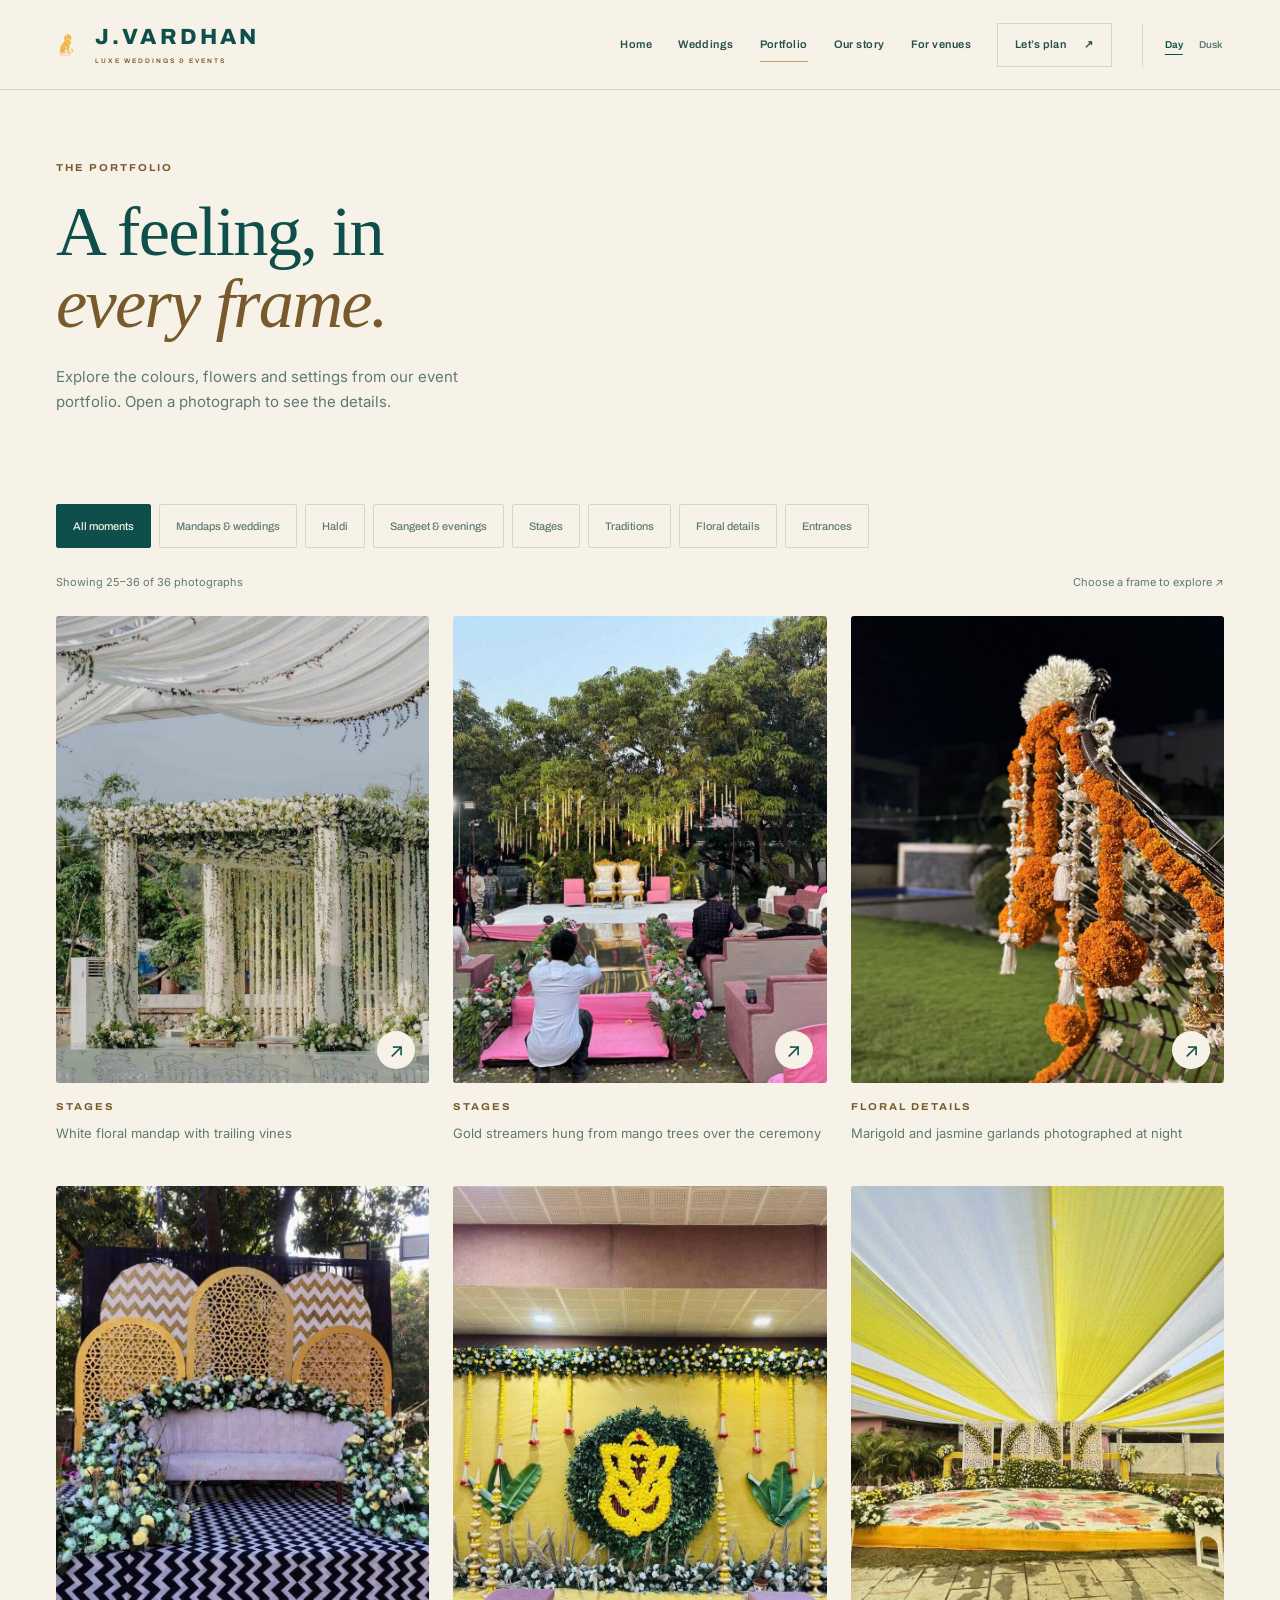
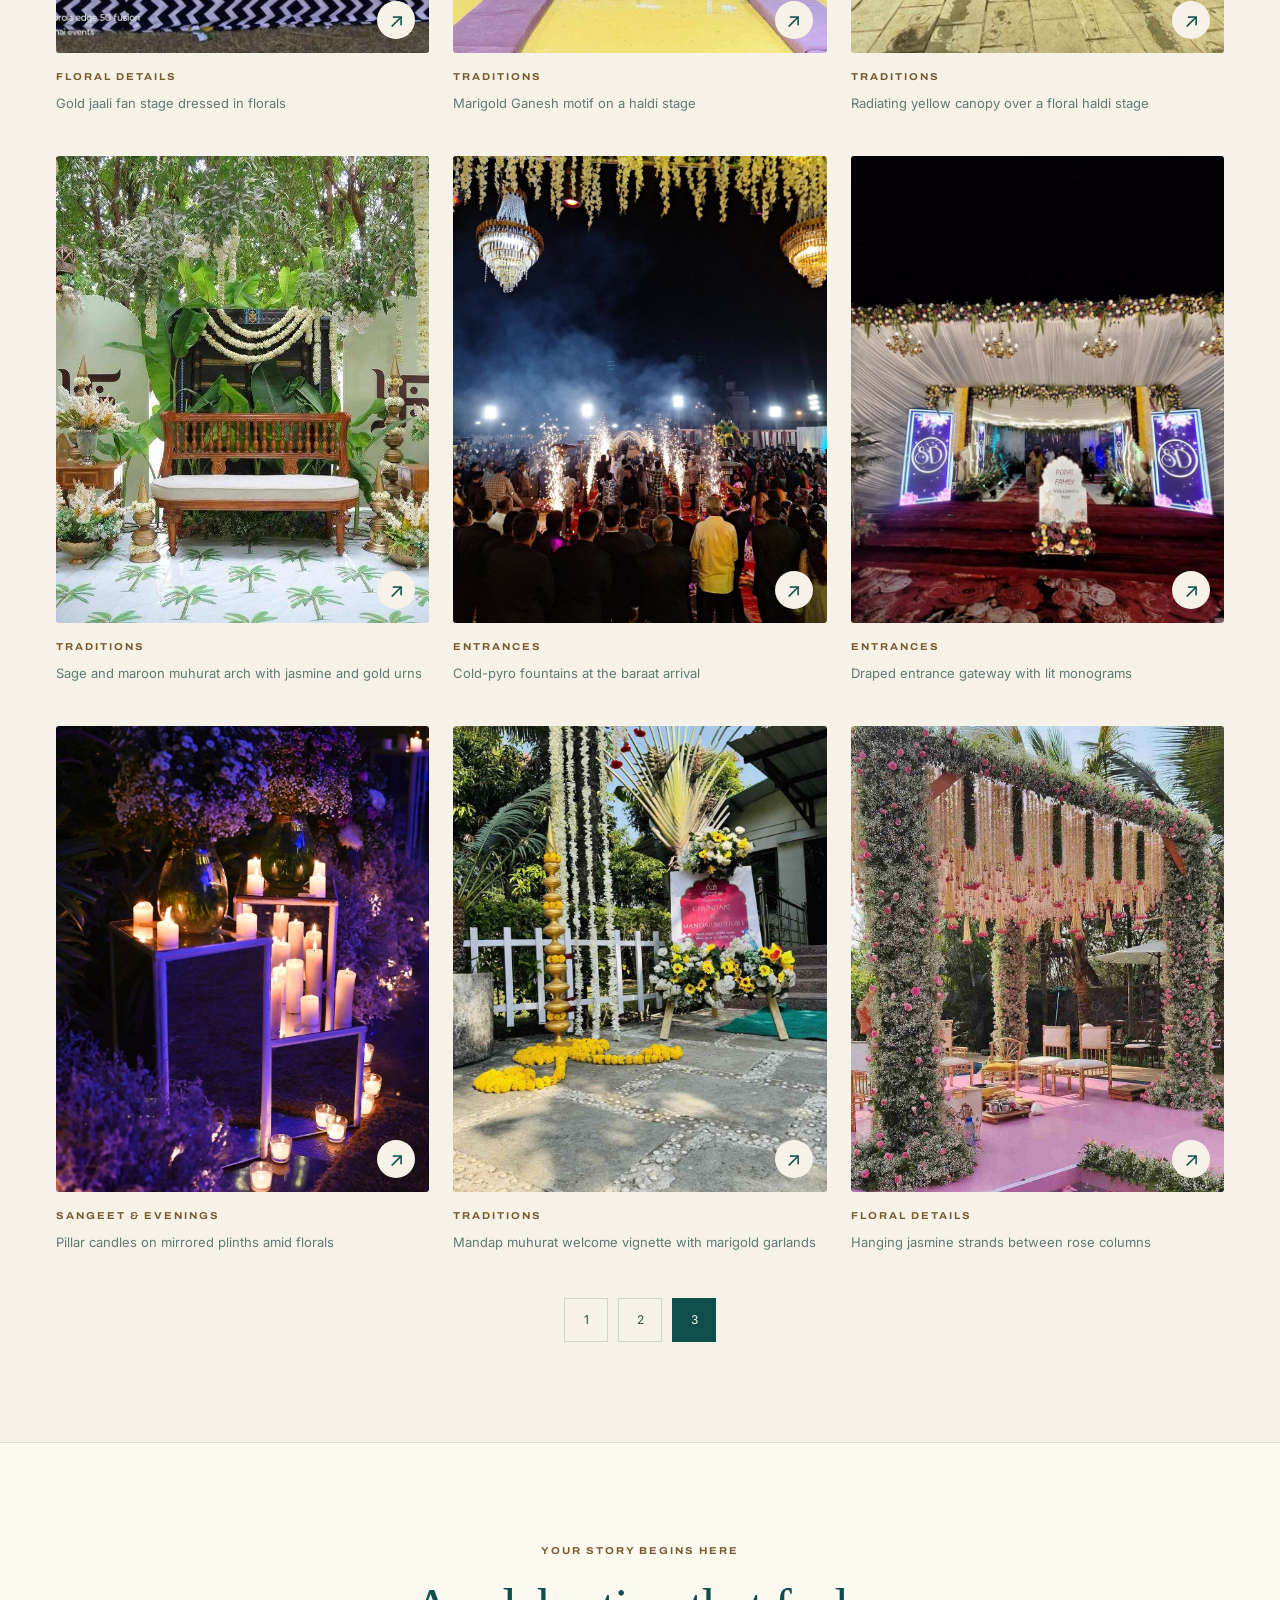
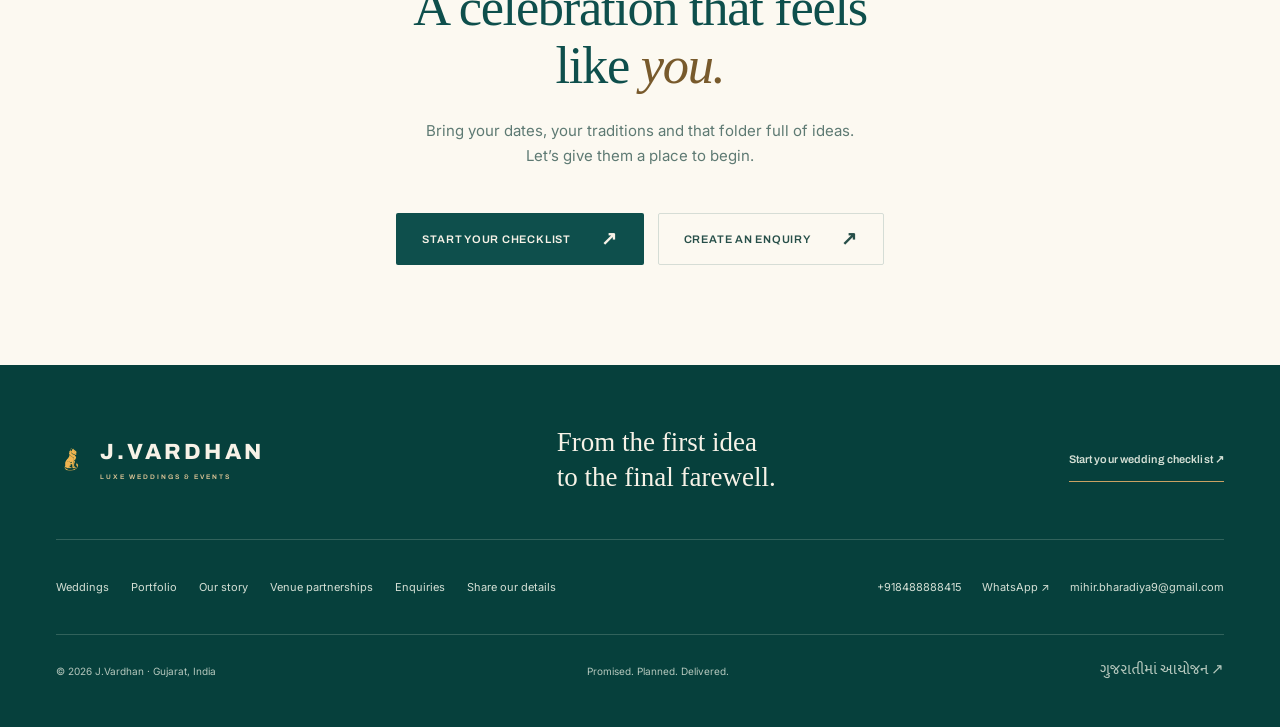
<file: portfolio-3.html>
<!doctype html>
<html lang="en">
<head>
<meta charset="utf-8">
<meta name="viewport" content="width=device-width,initial-scale=1">
<title>Wedding Décor Portfolio — Page 3 | J.Vardhan</title>
<meta name="description" content="Browse real wedding mandaps, haldi settings, floral details and evening décor. Filter the collection and explore each photograph.">
<meta name="theme-color" content="#F7F2E7">
<link rel="canonical" href="https://mihirzalavadia.github.io/jvardhan-site/portfolio-3.html">
<meta property="og:type" content="website">
<meta property="og:title" content="Wedding Décor Portfolio — Page 3 | J.Vardhan">
<meta property="og:description" content="Browse real wedding mandaps, haldi settings, floral details and evening décor. Filter the collection and explore each photograph.">
<meta property="og:url" content="https://mihirzalavadia.github.io/jvardhan-site/portfolio-3.html">
<meta property="og:image" content="https://mihirzalavadia.github.io/jvardhan-site/assets/real/real-mandap-01.jpg">
<meta name="twitter:card" content="summary_large_image">
<link rel="icon" href="assets/lion-guardian.png">
<link rel="preconnect" href="https://fonts.googleapis.com">
<link rel="preconnect" href="https://fonts.gstatic.com" crossorigin>
<link href="https://api.fontshare.com/v2/css?f[]=boska@400,401,500,501,700&display=swap" rel="stylesheet">
<link href="https://fonts.googleapis.com/css2?family=Archivo:wdth,wght@62..125,400..800&family=Inter:wght@400;500;600&family=Mukta+Vaani:wght@400;500;600&display=swap" rel="stylesheet">
<link rel="stylesheet" href="design-system.css?v=8">
<link rel="stylesheet" href="experience.css?v=1">
<script src="site-config.js?v=1" defer>
</script>
<script src="ds.js?v=8" defer>
</script>
<script src="gallery-data.js?v=1" defer>
</script>
<script type="application/ld+json">{"@context": "https://schema.org", "@type": "Organization", "name": "J.Vardhan Luxe Weddings & Events", "url": "https://mihirzalavadia.github.io/jvardhan-site/", "logo": "https://mihirzalavadia.github.io/jvardhan-site/assets/lion-guardian.png"}</script>
</head>
<body class="experience">
<a class="skip-link" href="#main">Skip to content</a>
<header class="main-nav">
<a class="brand-lockup" href="index.html" aria-label="J.Vardhan home">
<img src="assets/lion-guardian.png" width="36" height="44" alt="">
<span>J.VARDHAN<small>LUXE WEDDINGS &amp; EVENTS</small>
</span>
</a>
<nav id="main-menu" class="main-menu" aria-label="Main navigation">
<a href="index.html">Home</a>
<a href="weddings.html">Weddings</a>
<a href="portfolio.html" aria-current="page">Portfolio</a>
<a href="story.html">Our story</a>
<a href="venues.html">For venues</a>
<a class="menu-enquire" href="contact.html">Let’s plan <span aria-hidden="true">↗</span>
</a>
</nav>
<div class="nav-tools">
<div class="theme-switch" role="group" aria-label="Colour theme">
<button type="button" data-theme="day" aria-pressed="true" aria-label="Day theme">Day</button>
<button type="button" data-theme="dusk" aria-pressed="false" aria-label="Dusk theme">Dusk</button>
</div>
<button class="menu-toggle" type="button" aria-controls="main-menu" aria-expanded="false" aria-label="Open menu">
<span>
</span>
<span>
</span>
</button>
</div>
<div class="reading-progress" aria-hidden="true">
</div>
</header>
<div class="menu-scrim" hidden>
</div>
<main id="main" tabindex="-1">
<section class="section page-intro portfolio-intro">
<div class="wrap">
<div class="section-heading reveal">
<span class="eyebrow">The portfolio</span>
<h1>A feeling, in<br>
<em>every frame.</em>
</h1>
<p>Explore the colours, flowers and settings from our event portfolio. Open a photograph to see the details.</p>
</div>
</div>
</section>
<section class="section gallery-section">
<div class="wrap">
<div class="gallery-filters" role="group" aria-label="Filter the entire portfolio" hidden>
<button type="button" class="filter-button" data-category="all" aria-pressed="true">All moments</button>
<button type="button" class="filter-button" data-category="mandaps" aria-pressed="false">Mandaps & weddings</button>
<button type="button" class="filter-button" data-category="haldi" aria-pressed="false">Haldi</button>
<button type="button" class="filter-button" data-category="sangeet" aria-pressed="false">Sangeet & evenings</button>
<button type="button" class="filter-button" data-category="stages" aria-pressed="false">Stages</button>
<button type="button" class="filter-button" data-category="traditions" aria-pressed="false">Traditions</button>
<button type="button" class="filter-button" data-category="florals" aria-pressed="false">Floral details</button>
<button type="button" class="filter-button" data-category="entrances" aria-pressed="false">Entrances</button>
</div>
<div class="gallery-meta">
<p id="gallery-count" role="status">Showing 25–36 of 36 photographs</p>
<span>Choose a frame to explore ↗</span>
</div>
<div class="gallery-grid" id="gallery-grid">
<figure class="gallery-card">
<a class="gallery-open" href="assets/real/real-mandap-12.jpg" data-gallery-id="24" aria-label="View White floral mandap with trailing vines">
<img src="assets/real/real-mandap-12.jpg" alt="White floral mandap with trailing vines" class="" width="1200" height="900" loading="lazy" decoding="async">
<span class="gallery-enlarge" aria-hidden="true">↗</span>
</a>
<figcaption>
<span class="eyebrow">Stages</span>
<p>White floral mandap with trailing vines</p>
</figcaption>
</figure>
<figure class="gallery-card">
<a class="gallery-open" href="assets/real/real-wedding-photo-28.jpg" data-gallery-id="25" aria-label="View Gold streamers hung from mango trees over the ceremony">
<img src="assets/real/real-wedding-photo-28.jpg" alt="Gold streamers hung from mango trees over the ceremony" class="" width="1200" height="900" loading="lazy" decoding="async">
<span class="gallery-enlarge" aria-hidden="true">↗</span>
</a>
<figcaption>
<span class="eyebrow">Stages</span>
<p>Gold streamers hung from mango trees over the ceremony</p>
</figcaption>
</figure>
<figure class="gallery-card">
<a class="gallery-open" href="assets/real/real-wedding-photo-26.jpg" data-gallery-id="26" aria-label="View Marigold and jasmine garlands photographed at night">
<img src="assets/real/real-wedding-photo-26.jpg" alt="Marigold and jasmine garlands photographed at night" class="" width="1200" height="900" loading="lazy" decoding="async">
<span class="gallery-enlarge" aria-hidden="true">↗</span>
</a>
<figcaption>
<span class="eyebrow">Floral details</span>
<p>Marigold and jasmine garlands photographed at night</p>
</figcaption>
</figure>
<figure class="gallery-card">
<a class="gallery-open" href="assets/real/real-haldi-15.jpg" data-gallery-id="27" aria-label="View Gold jaali fan stage dressed in florals">
<img src="assets/real/real-haldi-15.jpg" alt="Gold jaali fan stage dressed in florals" class="" width="1200" height="900" loading="lazy" decoding="async">
<span class="gallery-enlarge" aria-hidden="true">↗</span>
</a>
<figcaption>
<span class="eyebrow">Floral details</span>
<p>Gold jaali fan stage dressed in florals</p>
</figcaption>
</figure>
<figure class="gallery-card">
<a class="gallery-open" href="assets/real/real-mandap-muhurat-10.jpg" data-gallery-id="28" aria-label="View Marigold Ganesh motif on a haldi stage">
<img src="assets/real/real-mandap-muhurat-10.jpg" alt="Marigold Ganesh motif on a haldi stage" class="" width="1200" height="900" loading="lazy" decoding="async">
<span class="gallery-enlarge" aria-hidden="true">↗</span>
</a>
<figcaption>
<span class="eyebrow">Traditions</span>
<p>Marigold Ganesh motif on a haldi stage</p>
</figcaption>
</figure>
<figure class="gallery-card">
<a class="gallery-open" href="assets/real/real-haldi-19.jpg" data-gallery-id="29" aria-label="View Radiating yellow canopy over a floral haldi stage">
<img src="assets/real/real-haldi-19.jpg" alt="Radiating yellow canopy over a floral haldi stage" class="" width="1200" height="900" loading="lazy" decoding="async">
<span class="gallery-enlarge" aria-hidden="true">↗</span>
</a>
<figcaption>
<span class="eyebrow">Traditions</span>
<p>Radiating yellow canopy over a floral haldi stage</p>
</figcaption>
</figure>
<figure class="gallery-card">
<a class="gallery-open" href="assets/real/real-mandap-muhurat-02.jpg" data-gallery-id="30" aria-label="View Sage and maroon muhurat arch with jasmine and gold urns">
<img src="assets/real/real-mandap-muhurat-02.jpg" alt="Sage and maroon muhurat arch with jasmine and gold urns" class="" width="1200" height="900" loading="lazy" decoding="async">
<span class="gallery-enlarge" aria-hidden="true">↗</span>
</a>
<figcaption>
<span class="eyebrow">Traditions</span>
<p>Sage and maroon muhurat arch with jasmine and gold urns</p>
</figcaption>
</figure>
<figure class="gallery-card">
<a class="gallery-open" href="assets/real/real-wedding-photo-09.jpg" data-gallery-id="31" aria-label="View Cold-pyro fountains at the baraat arrival">
<img src="assets/real/real-wedding-photo-09.jpg" alt="Cold-pyro fountains at the baraat arrival" class="" width="1200" height="900" loading="lazy" decoding="async">
<span class="gallery-enlarge" aria-hidden="true">↗</span>
</a>
<figcaption>
<span class="eyebrow">Entrances</span>
<p>Cold-pyro fountains at the baraat arrival</p>
</figcaption>
</figure>
<figure class="gallery-card">
<a class="gallery-open" href="assets/real/real-wedding-photo-25.jpg" data-gallery-id="32" aria-label="View Draped entrance gateway with lit monograms">
<img src="assets/real/real-wedding-photo-25.jpg" alt="Draped entrance gateway with lit monograms" class="" width="1200" height="900" loading="lazy" decoding="async">
<span class="gallery-enlarge" aria-hidden="true">↗</span>
</a>
<figcaption>
<span class="eyebrow">Entrances</span>
<p>Draped entrance gateway with lit monograms</p>
</figcaption>
</figure>
<figure class="gallery-card">
<a class="gallery-open" href="assets/real/real-sangeet-night-decore-28.jpg" data-gallery-id="33" aria-label="View Pillar candles on mirrored plinths amid florals">
<img src="assets/real/real-sangeet-night-decore-28.jpg" alt="Pillar candles on mirrored plinths amid florals" class="" width="1200" height="900" loading="lazy" decoding="async">
<span class="gallery-enlarge" aria-hidden="true">↗</span>
</a>
<figcaption>
<span class="eyebrow">Sangeet & evenings</span>
<p>Pillar candles on mirrored plinths amid florals</p>
</figcaption>
</figure>
<figure class="gallery-card">
<a class="gallery-open" href="assets/real/real-mandap-muhurat-09.jpg" data-gallery-id="34" aria-label="View Mandap muhurat welcome vignette with marigold garlands">
<img src="assets/real/real-mandap-muhurat-09.jpg" alt="Mandap muhurat welcome vignette with marigold garlands" class="" width="1200" height="900" loading="lazy" decoding="async">
<span class="gallery-enlarge" aria-hidden="true">↗</span>
</a>
<figcaption>
<span class="eyebrow">Traditions</span>
<p>Mandap muhurat welcome vignette with marigold garlands</p>
</figcaption>
</figure>
<figure class="gallery-card">
<a class="gallery-open" href="assets/real/real-mandap-09.jpg" data-gallery-id="35" aria-label="View Hanging jasmine strands between rose columns">
<img src="assets/real/real-mandap-09.jpg" alt="Hanging jasmine strands between rose columns" class="" width="1200" height="900" loading="lazy" decoding="async">
<span class="gallery-enlarge" aria-hidden="true">↗</span>
</a>
<figcaption>
<span class="eyebrow">Floral details</span>
<p>Hanging jasmine strands between rose columns</p>
</figcaption>
</figure>
</div>
<nav class="gallery-pages" aria-label="Portfolio pages">
<a href="portfolio.html">1</a>
<a href="portfolio-2.html">2</a>
<span aria-current="page">3</span>
</nav>
</div>
</section>
<section class="section final-invitation">
<div class="wrap">
<div class="section-heading reveal">
<span class="eyebrow">Your story begins here</span>
<h2>A celebration that feels<br>like <em>you.</em>
</h2>
<p>Bring your dates, your traditions and that folder full of ideas. Let’s give them a place to begin.</p>
</div>
<div class="button-row reveal">
<a class="button primary" href="checklist.html">Start your checklist<span aria-hidden="true">↗</span>
</a>
<a class="button outline" href="contact.html">Create an enquiry<span aria-hidden="true">↗</span>
</a>
</div>
</div>
</section>
</main>
<footer class="event-footer">
<div class="wrap">
<div class="footer-top">
<a class="brand-lockup" href="index.html">
<img src="assets/lion-guardian.png" width="40" height="50" alt="">
<span>J.VARDHAN<small>LUXE WEDDINGS &amp; EVENTS</small>
</span>
</a>
<p>From the first idea<br>to the final farewell.</p>
<a class="text-link" href="checklist.html">Start your wedding checklist ↗</a>
</div>
<div class="footer-links">
<nav aria-label="Footer">
<a href="weddings.html">Weddings</a>
<a href="portfolio.html">Portfolio</a>
<a href="story.html">Our story</a>
<a href="venues.html">Venue partnerships</a>
<a href="contact.html">Enquiries</a>
<a href="connect.html">Share our details</a>
</nav>
<div class="verified-contacts" data-contact-links>
</div>
</div>
<div class="footer-base">
<p>© 2026 J.Vardhan · Gujarat, India</p>
<p>Promised. Planned. Delivered.</p>
<a href="checklist.html?lang=gu" lang="gu">ગુજરાતીમાં આયોજન ↗</a>
</div>
</div>
</footer>
</body>
</html>
</file>
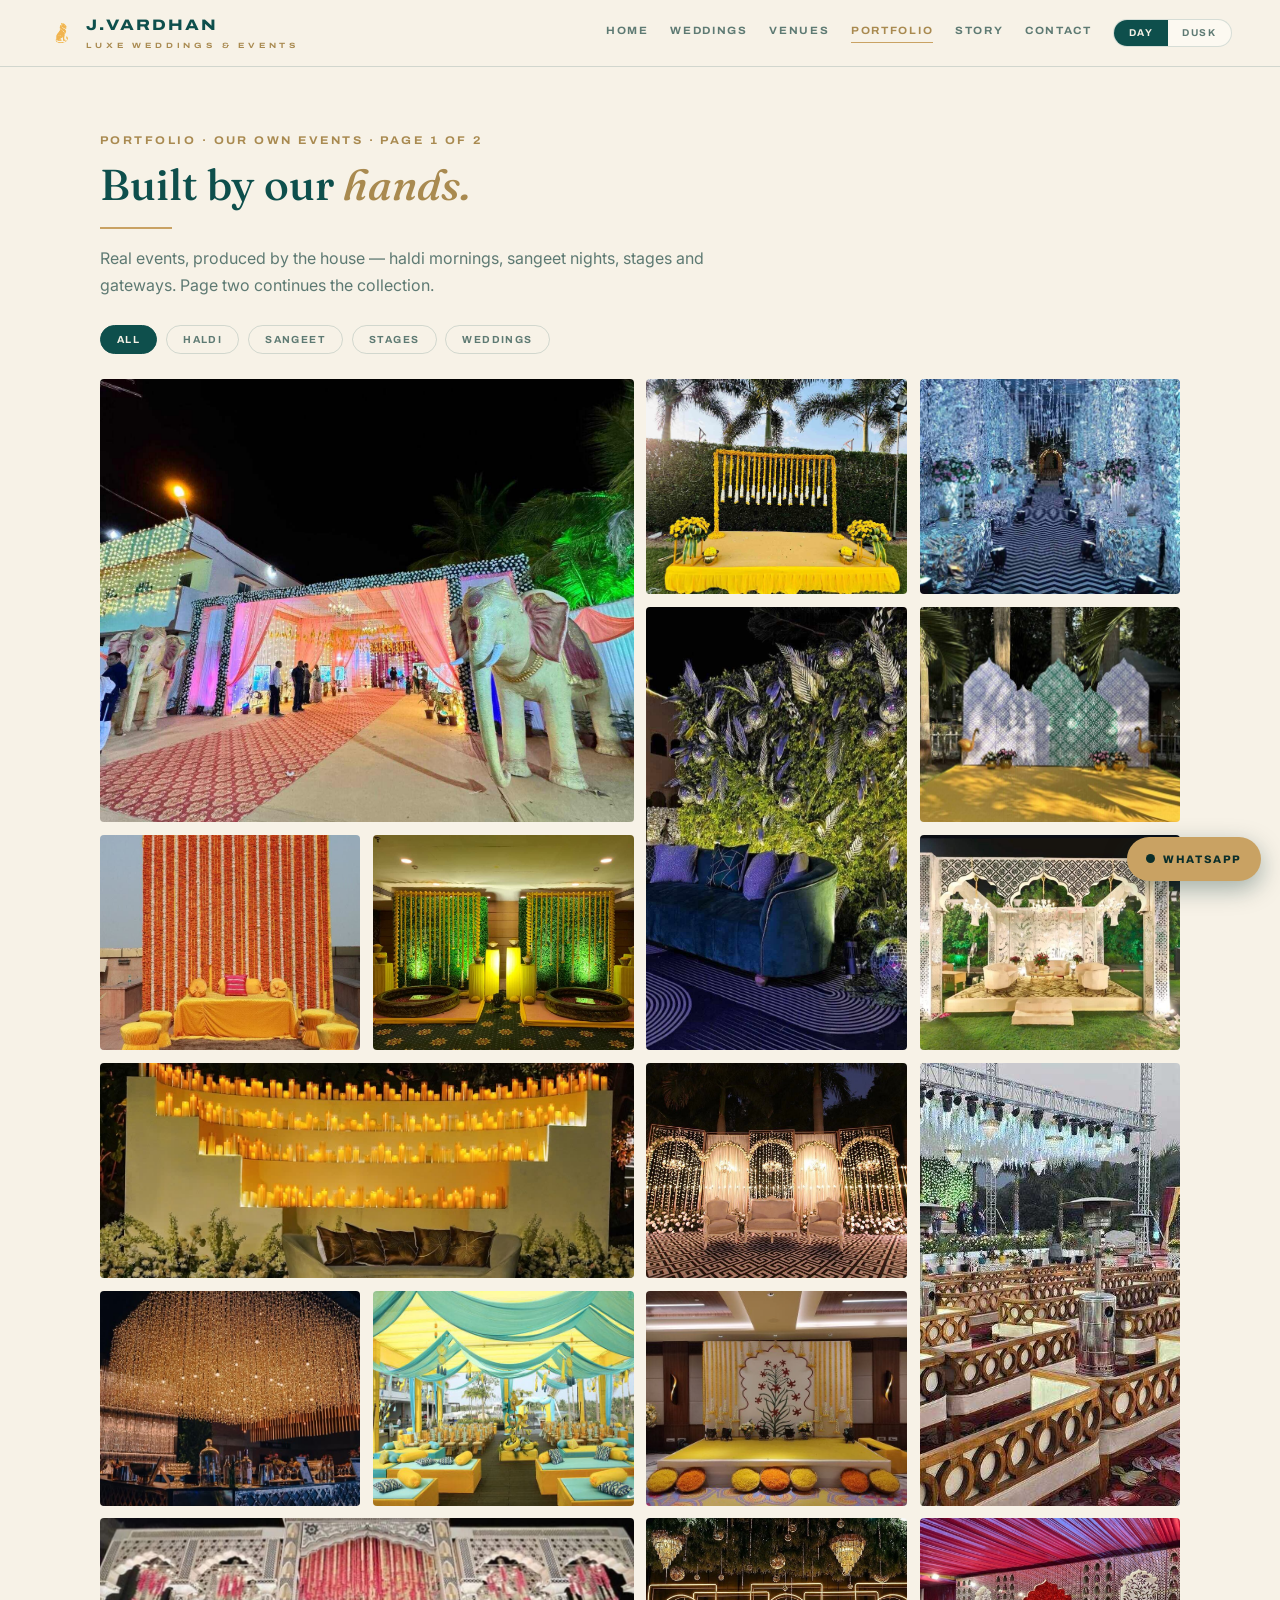
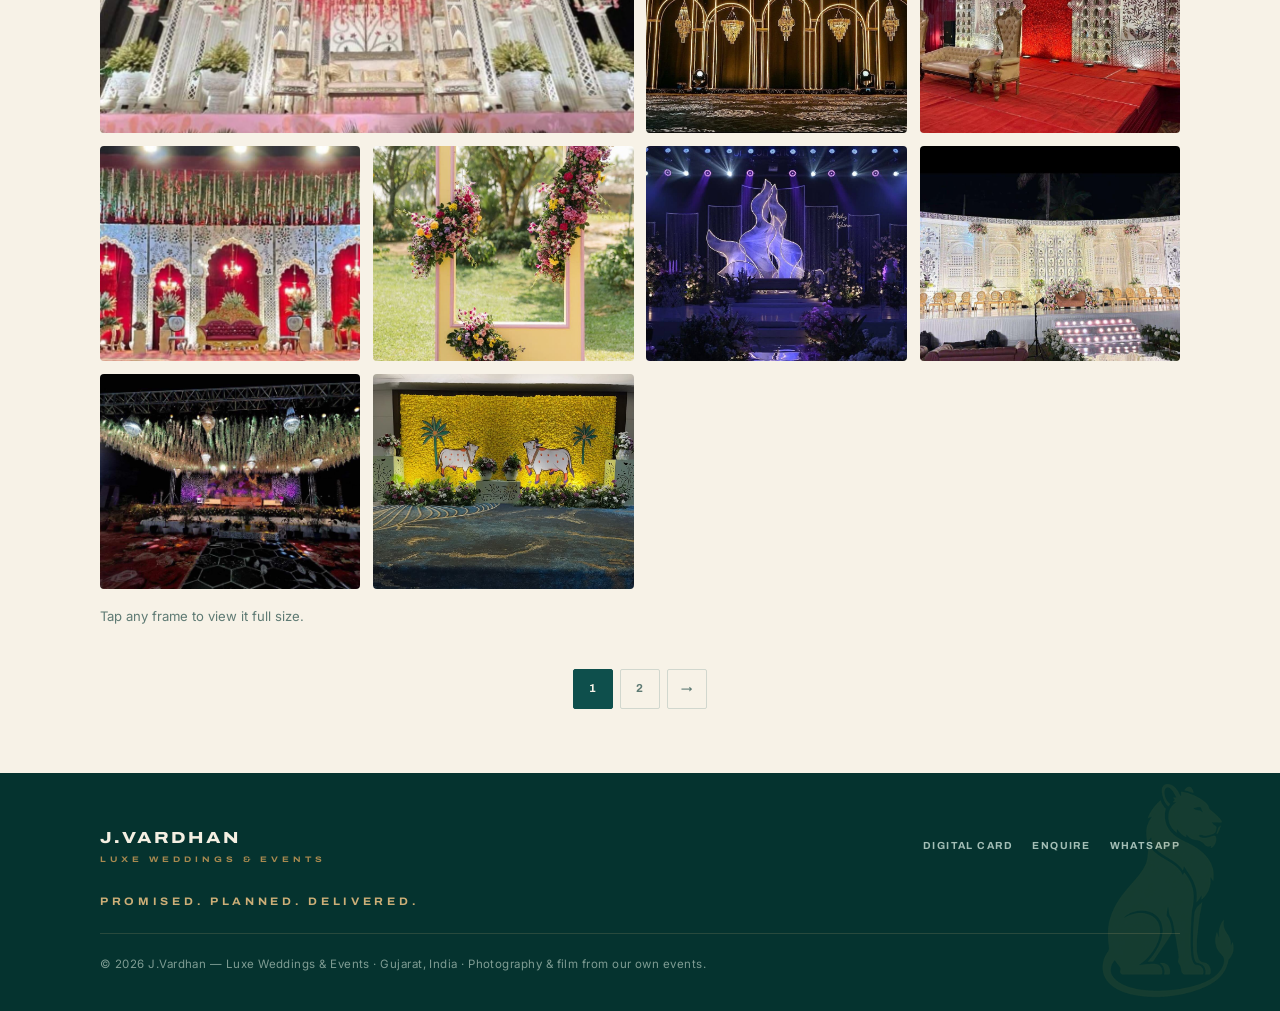
<file: portfolio.html>
<!DOCTYPE html>
<html lang="en">
<head>
  <meta charset="UTF-8">
  <meta name="viewport" content="width=device-width, initial-scale=1.0">
  <title>Portfolio — J.Vardhan Luxe Weddings &amp; Events | Page 1</title>
  <meta name="description" content="Mandaps, garlands, stages, rituals and evening lighting — the visual language of J.Vardhan Luxe Weddings &amp; Events, Gujarat. Page 1 of 2.">
  <link rel="canonical" href="https://mihirzalavadia.github.io/jvardhan-site/portfolio.html">
  <meta property="og:type" content="website">
  <meta property="og:title" content="Portfolio — J.Vardhan Luxe Weddings &amp; Events">
  <meta property="og:description" content="The visual language of our craft — mandaps, florals, rituals, evenings.">
  <meta property="og:image" content="https://mihirzalavadia.github.io/jvardhan-site/assets/real/real-mandap-05.jpg">
  <meta property="og:url" content="https://mihirzalavadia.github.io/jvardhan-site/portfolio.html">
  <meta name="twitter:card" content="summary_large_image">
  <link rel="icon" type="image/png" href="assets/lion-guardian.png">
  <link rel="preconnect" href="https://fonts.googleapis.com">
  <link rel="preconnect" href="https://fonts.gstatic.com" crossorigin>
  <link href="https://api.fontshare.com/v2/css?f[]=boska@400,401,500,501,700&display=swap" rel="stylesheet">
  <link href="https://fonts.googleapis.com/css2?family=Archivo:wdth,wght@62..125,400..900&family=Fraunces:ital,opsz,wght@0,9..144,300..700;1,9..144,300..700&family=Inter:wght@400;500;600&family=Pinyon+Script&display=swap" rel="stylesheet">
  <meta name="theme-color" content="#F7F2E7">
  <script>(function(){try{var t=localStorage.getItem('jv-theme');if(t==='dusk'||(!t&&matchMedia('(prefers-color-scheme: dark)').matches)){document.documentElement.setAttribute('data-theme','dusk');var m=document.querySelector('meta[name="theme-color"]');if(m){m.setAttribute('content','#06403C');}}}catch(e){}})();</script>
  <link rel="stylesheet" href="design-system.css?v=7">
  <script src="ds.js?v=7" defer></script>
  <style>
    .chips { display: flex; gap: .55rem; flex-wrap: wrap; margin: 1.6rem 0; }
    .chip { font-family: var(--font-label); font-size: .64rem; font-weight: 700; letter-spacing: .14em; text-transform: uppercase; padding: .5rem 1rem; border-radius: 999px; cursor: pointer; border: 1px solid var(--line); background: transparent; color: var(--muted); transition: all .25s; }
    .chip[aria-pressed="true"] { background: var(--heading); color: var(--bg); border-color: var(--heading); }
    .pf-grid { display: grid; grid-template-columns: repeat(auto-fill, minmax(250px, 1fr)); gap: 1.1rem; }
    .pf .arch-img { aspect-ratio: 3 / 4; }
    .pf figcaption { padding: .6rem .3rem 0; }
    .pf.hide { display: none; }
    .pagination { margin-top: 2.6rem; }
  </style>
</head>
<body>
<div id="loader" aria-hidden="true">
  <div class="loader-inner">
    <svg viewBox="0 0 200 80" fill="none" stroke="currentColor" stroke-width="2.5" stroke-linecap="round" style="width:160px;height:auto;"><path d="M10 18 Q100 72 190 18"/><path d="M10 26 Q100 84 190 26"/><path d="M10 18 C6 32 9 48 4 62"/><path d="M190 18 C194 32 191 48 196 62"/></svg>
    <div class="wordmark">J.VARDHAN<small>LUXE WEDDINGS &amp; EVENTS</small></div>
    <div class="loader-bar"></div>
  </div>
</div>

<nav class="site-nav">
  <a class="brand" href="index.html" aria-label="J.Vardhan home"><span class="lion-icon"></span><span class="wordmark">J.VARDHAN<small>LUXE WEDDINGS &amp; EVENTS</small></span></a>
  <div class="nav-links">
    <a class="nav-link" href="index.html">Home</a>
    <a class="nav-link" href="weddings.html">Weddings</a>
    <a class="nav-link" href="venues.html">Venues</a>
    <a class="nav-link active" href="portfolio.html">Portfolio</a>
    <a class="nav-link" href="story.html">Story</a>
    <a class="nav-link" href="contact.html">Contact</a>
    <div class="toggle" role="group" aria-label="Theme"><button type="button" id="btnDay" aria-pressed="true">Day</button><button type="button" id="btnDusk" aria-pressed="false">Dusk</button></div>
  </div>
</nav>

<section>
  <div class="shell">
    <div class="lockup reveal">
      <span class="eyebrow">Portfolio · Our Own Events · Page 1 of 2</span>
      <h1 class="display-2">Built by our <em>hands.</em></h1>
      <div class="gold-rule"></div>
      <p>Real events, produced by the house — haldi mornings, sangeet nights, stages and gateways. Page two continues the collection.</p>
    </div>
    <div class="chips reveal" role="group" aria-label="Filter portfolio">
      <button class="chip" aria-pressed="true" data-f="all">All</button>
      <button class="chip" aria-pressed="false" data-f="haldi">Haldi</button>
      <button class="chip" aria-pressed="false" data-f="sangeet">Sangeet</button>
      <button class="chip" aria-pressed="false" data-f="stage">Stages</button>
      <button class="chip" aria-pressed="false" data-f="wedding">Weddings</button>
    </div>
    <div class="mosaic">
      <div class="mt m-w2 m-t2" data-t="wedding"><img src="assets/real/real-wedding-photo-08.jpg" alt="Grand entrance gateway with elephant statues" loading="lazy"><span class="cap">Wedding · the grand gateway</span></div>
      <div class="mt" data-t="haldi"><img src="assets/real/real-haldi-10.jpg" alt="Marigold haldi stage" loading="lazy"><span class="cap">Haldi · marigold stage</span></div>
      <div class="mt" data-t="sangeet"><img src="assets/real/real-sangeet-night-decore-07.jpg" alt="Silver sangeet corridor" loading="lazy"><span class="cap">Sangeet · the silver walk</span></div>
      <div class="mt m-t2" data-t="stage"><img src="assets/real/real-stage-decore-02.jpg" alt="Evening lounge backdrop" loading="lazy"><span class="cap">Stage · evening lounge</span></div>
      <div class="mt" data-t="haldi"><img src="assets/real/real-haldi-18.jpg" alt="Haldi ceremony moment" loading="lazy"><span class="cap">Haldi · the morning</span></div>
      <div class="mt" data-t="haldi"><img src="assets/real/real-haldi-07.jpg" alt="Rooftop haldi with striped marigold curtain wall" loading="lazy"><span class="cap">Haldi · the marigold curtain</span></div>
      <div class="mt m-w2" data-t="sangeet"><img src="assets/real/real-sangeet-night-decore-09.jpg" alt="Tiered candle wall glowing behind a cream sofa" loading="lazy"><span class="cap">Sangeet · by candlelight</span></div>
      <div class="mt" data-t="haldi"><img src="assets/real/real-haldi-13.jpg" alt="Twin carved urli haldi setup against greenery" loading="lazy"><span class="cap">Haldi · the setup</span></div>
      <div class="mt" data-t="wedding"><img src="assets/real/real-wedding-photo-04.jpg" alt="White jaali lounge under a chandelier at night" loading="lazy"><span class="cap">Wedding · the lounge</span></div>
      <div class="mt" data-t="stage"><img src="assets/real/real-stage-decore-05.jpg" alt="Stage decor styling" loading="lazy"><span class="cap">Stage · styling</span></div>
      <div class="mt m-t2" data-t="wedding"><img src="assets/real/real-wedding-photo-14.jpg" alt="Rows of gold cane sofas at dusk" loading="lazy"><span class="cap">Wedding · the styling</span></div>
      <div class="mt" data-t="sangeet"><img src="assets/real/real-sangeet-night-decore-22.jpg" alt="Fairy-light chandelier over a styled bar" loading="lazy"><span class="cap">Sangeet · celebration</span></div>
      <div class="mt" data-t="haldi"><img src="assets/real/real-haldi-01.jpg" alt="Haldi decor" loading="lazy"><span class="cap">Haldi</span></div>
      <div class="mt" data-t="haldi"><img src="assets/real/real-haldi-03.jpg" alt="Haldi styling" loading="lazy"><span class="cap">Haldi</span></div>
      <div class="mt m-w2" data-t="wedding"><img src="assets/real/real-wedding-photo-22.jpg" alt="Carved jharokha stage with pink tassel canopy" loading="lazy"><span class="cap">Wedding</span></div>
      <div class="mt" data-t="sangeet"><img src="assets/real/real-sangeet-night-decore-15.jpg" alt="Golden neon arches and chandeliers under greenery" loading="lazy"><span class="cap">Sangeet</span></div>
      <div class="mt" data-t="stage"><img src="assets/real/real-stage-decore-01.jpg" alt="Stage decor" loading="lazy"><span class="cap">Stage</span></div>
      <div class="mt" data-t="wedding"><img src="assets/real/real-wedding-photo-10.jpg" alt="Wedding moment" loading="lazy"><span class="cap">Wedding</span></div>
      <div class="mt" data-t="haldi"><img src="assets/real/real-haldi-12.jpg" alt="Haldi moment" loading="lazy"><span class="cap">Haldi</span></div>
      <div class="mt" data-t="sangeet"><img src="assets/real/real-sangeet-night-decore-10.jpg" alt="Sangeet night" loading="lazy"><span class="cap">Sangeet</span></div>
      <div class="mt" data-t="wedding"><img src="assets/real/real-wedding-photo-20.jpg" alt="Carved white stage wall with gold chairs" loading="lazy"><span class="cap">Wedding</span></div>
      <div class="mt" data-t="stage"><img src="assets/real/real-stage-decore-06.jpg" alt="Wisteria and chandeliers over an outdoor stage" loading="lazy"><span class="cap">Stage</span></div>
      <div class="mt" data-t="haldi"><img src="assets/real/real-haldi-14.jpg" alt="Yellow petal wall with pichwai cow motifs" loading="lazy"><span class="cap">Haldi</span></div>
    </div>
    <p class="caption" style="margin-top:1rem;">Tap any frame to view it full size.</p>
    <nav class="pagination reveal" aria-label="Portfolio pages">
      <span class="current">1</span>
      <a href="portfolio-2.html">2</a>
      <a href="portfolio-2.html" aria-label="Next page">&rarr;</a>
    </nav>
  </div>
</section>

<footer class="site-footer">
  <img class="ghost" src="assets/lion-guardian.png" alt="" aria-hidden="true">
  <div class="foot-row">
    <span class="wordmark">J.VARDHAN<small>LUXE WEDDINGS &amp; EVENTS</small></span>
    <div class="foot-links">
      <a href="connect.html">Digital Card</a>
      <a href="contact.html">Enquire</a>
      <a href="https://wa.me/910000000000" rel="noopener">WhatsApp</a>
    </div>
  </div>
  <p class="foot-tag">Promised. Planned. Delivered.</p>
  <p class="foot-note">&copy; 2026 J.Vardhan — Luxe Weddings &amp; Events · Gujarat, India · Photography &amp; film from our own events.</p>
</footer>

<a class="float-wa" href="https://wa.me/910000000000" rel="noopener" aria-label="Chat on WhatsApp">WhatsApp</a>
<script>
  document.addEventListener('DOMContentLoaded', function () {
    var chips = document.querySelectorAll('.chip');
    chips.forEach(function (chip) {
      chip.addEventListener('click', function () {
        chips.forEach(function (c) { c.setAttribute('aria-pressed', 'false'); });
        chip.setAttribute('aria-pressed', 'true');
        var f = chip.getAttribute('data-f');
        document.querySelectorAll('.mosaic .mt').forEach(function (t) {
          t.classList.toggle('hide', f !== 'all' && t.getAttribute('data-t') !== f);
        });
      });
    });
  });
</script>
</body>
</html>
</file>
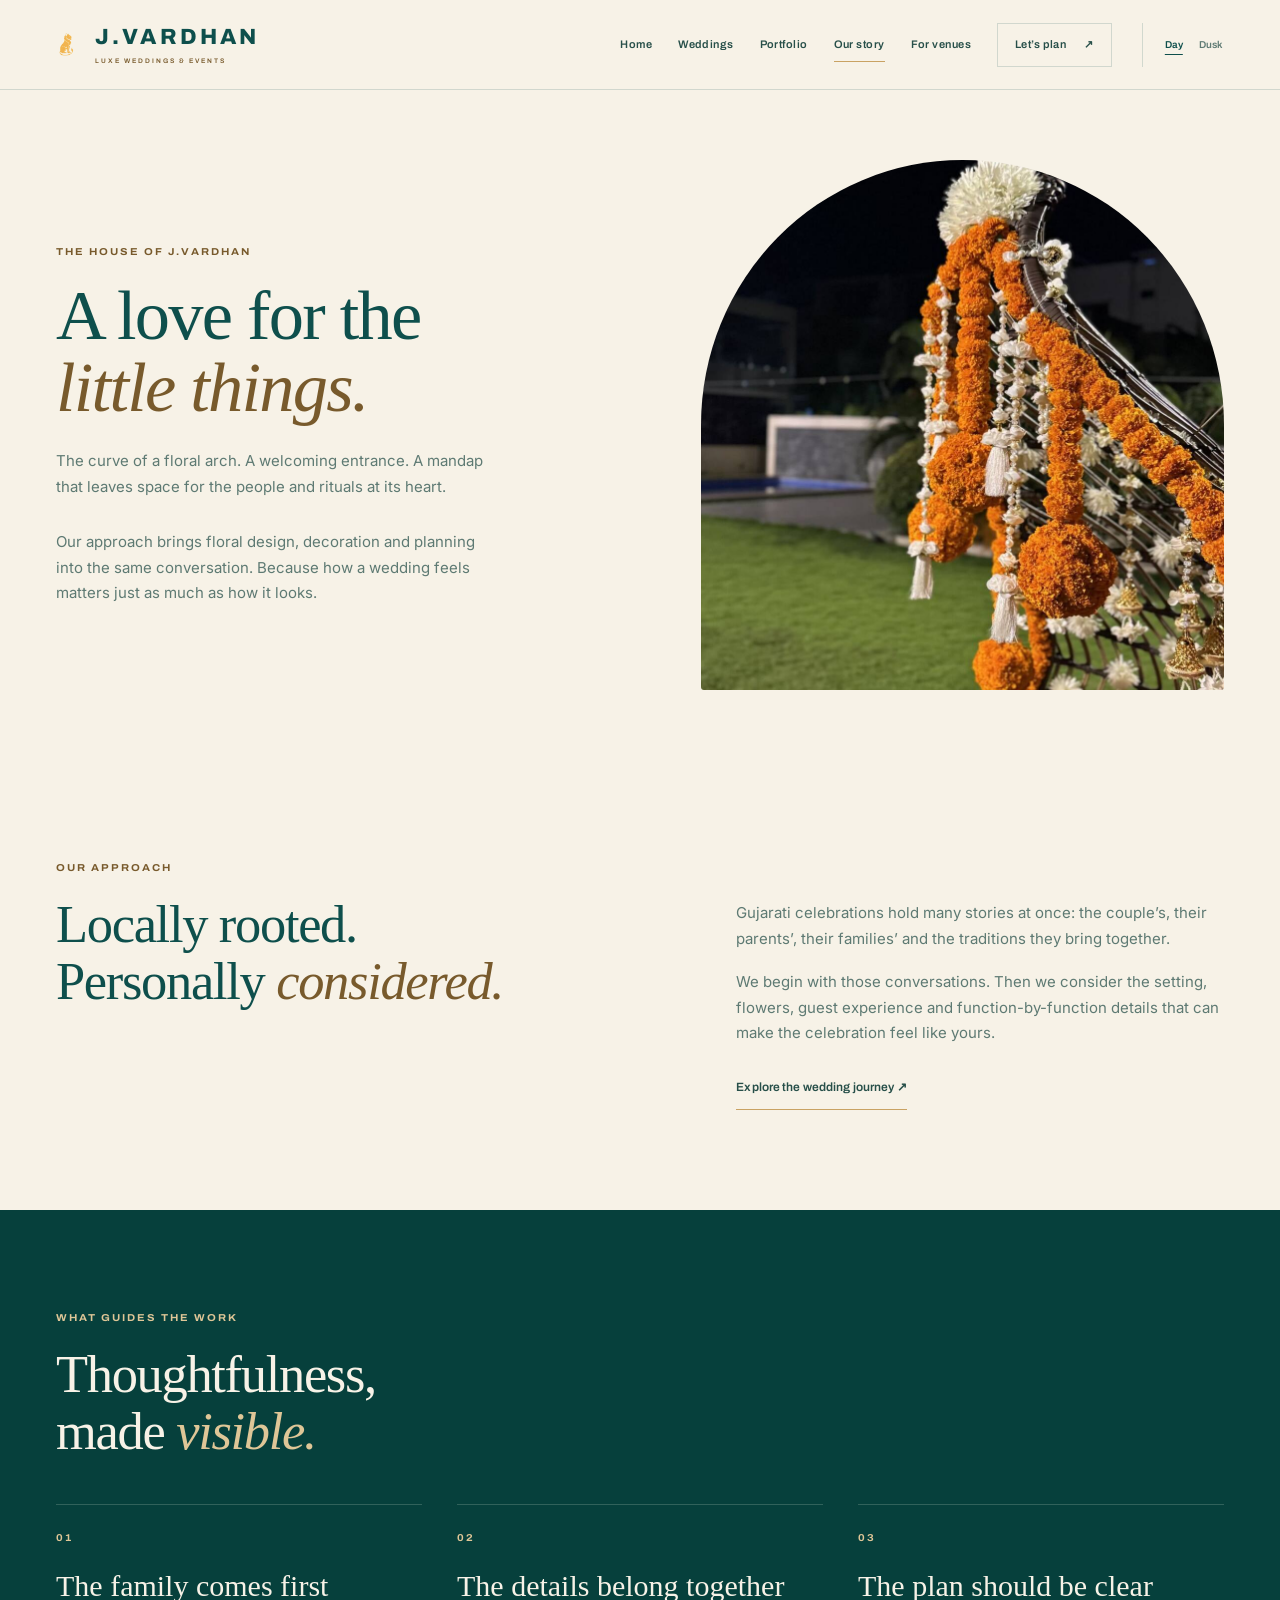
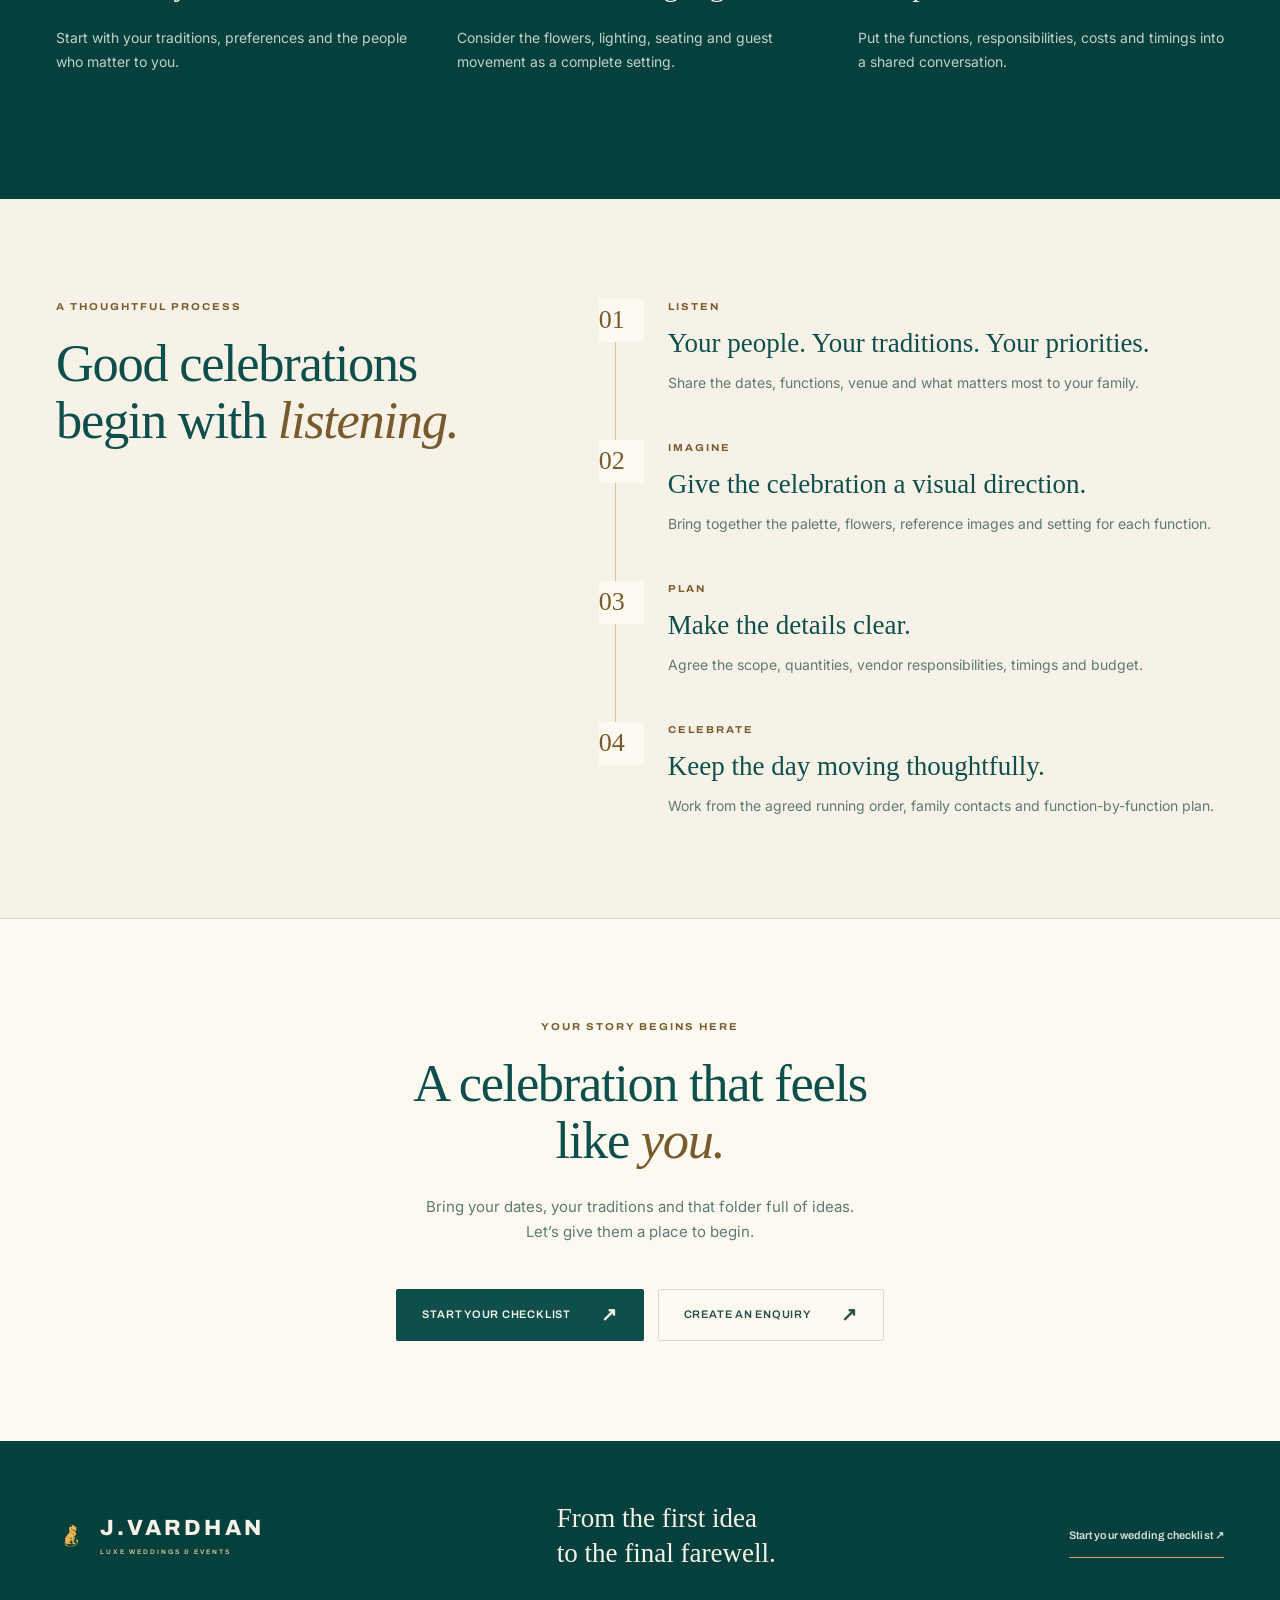
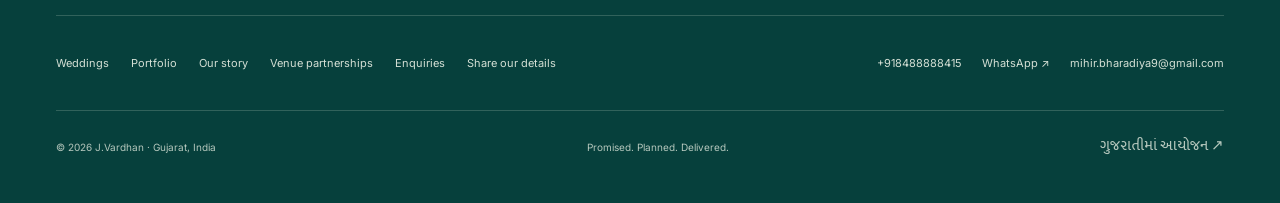
<file: story.html>
<!doctype html>
<html lang="en">
<head>
<meta charset="utf-8">
<meta name="viewport" content="width=device-width,initial-scale=1">
<title>Our Approach to Wedding Planning | J.Vardhan</title>
<meta name="description" content="Discover the thinking behind J.Vardhan: family traditions, floral detail and thoughtful wedding design and planning in Gujarat.">
<meta name="theme-color" content="#F7F2E7">
<link rel="canonical" href="https://mihirzalavadia.github.io/jvardhan-site/story.html">
<meta property="og:type" content="website">
<meta property="og:title" content="Our Approach to Wedding Planning | J.Vardhan">
<meta property="og:description" content="Discover the thinking behind J.Vardhan: family traditions, floral detail and thoughtful wedding design and planning in Gujarat.">
<meta property="og:url" content="https://mihirzalavadia.github.io/jvardhan-site/story.html">
<meta property="og:image" content="https://mihirzalavadia.github.io/jvardhan-site/assets/real/real-wedding-photo-26.jpg">
<meta name="twitter:card" content="summary_large_image">
<link rel="icon" href="assets/lion-guardian.png">
<link rel="preconnect" href="https://fonts.googleapis.com">
<link rel="preconnect" href="https://fonts.gstatic.com" crossorigin>
<link href="https://api.fontshare.com/v2/css?f[]=boska@400,401,500,501,700&display=swap" rel="stylesheet">
<link href="https://fonts.googleapis.com/css2?family=Archivo:wdth,wght@62..125,400..800&family=Inter:wght@400;500;600&family=Mukta+Vaani:wght@400;500;600&display=swap" rel="stylesheet">
<link rel="stylesheet" href="design-system.css?v=8">
<link rel="stylesheet" href="experience.css?v=1">
<script src="site-config.js?v=1" defer>
</script>
<script src="ds.js?v=8" defer>
</script>
<link rel="preload" as="image" href="assets/real/real-wedding-photo-26.jpg">
<script type="application/ld+json">{"@context": "https://schema.org", "@type": "Organization", "name": "J.Vardhan Luxe Weddings & Events", "url": "https://mihirzalavadia.github.io/jvardhan-site/", "logo": "https://mihirzalavadia.github.io/jvardhan-site/assets/lion-guardian.png"}</script>
</head>
<body class="experience">
<a class="skip-link" href="#main">Skip to content</a>
<header class="main-nav">
<a class="brand-lockup" href="index.html" aria-label="J.Vardhan home">
<img src="assets/lion-guardian.png" width="36" height="44" alt="">
<span>J.VARDHAN<small>LUXE WEDDINGS &amp; EVENTS</small>
</span>
</a>
<nav id="main-menu" class="main-menu" aria-label="Main navigation">
<a href="index.html">Home</a>
<a href="weddings.html">Weddings</a>
<a href="portfolio.html">Portfolio</a>
<a href="story.html" aria-current="page">Our story</a>
<a href="venues.html">For venues</a>
<a class="menu-enquire" href="contact.html">Let’s plan <span aria-hidden="true">↗</span>
</a>
</nav>
<div class="nav-tools">
<div class="theme-switch" role="group" aria-label="Colour theme">
<button type="button" data-theme="day" aria-pressed="true" aria-label="Day theme">Day</button>
<button type="button" data-theme="dusk" aria-pressed="false" aria-label="Dusk theme">Dusk</button>
</div>
<button class="menu-toggle" type="button" aria-controls="main-menu" aria-expanded="false" aria-label="Open menu">
<span>
</span>
<span>
</span>
</button>
</div>
<div class="reading-progress" aria-hidden="true">
</div>
</header>
<div class="menu-scrim" hidden>
</div>
<main id="main" tabindex="-1">
<section class="section page-intro">
<div class="wrap split-intro">
<div>
<div class="section-heading reveal">
<span class="eyebrow">The house of J.Vardhan</span>
<h1>A love for the<br>
<em>little things.</em>
</h1>
<p>The curve of a floral arch. A welcoming entrance. A mandap that leaves space for the people and rituals at its heart.</p>
</div>
<p class="lead-copy">Our approach brings floral design, decoration and planning into the same conversation. Because how a wedding feels matters just as much as how it looks.</p>
</div>
<div class="intro-arch reveal">
<img src="assets/real/real-wedding-photo-26.jpg" alt="Marigold and jasmine garlands in warm evening light" class="" width="1200" height="900" fetchpriority="high" loading="eager" decoding="async">
</div>
</div>
</section>
<section class="section">
<div class="wrap editorial-intro">
<div class="section-heading reveal">
<span class="eyebrow">Our approach</span>
<h2>Locally rooted.<br>Personally <em>considered.</em>
</h2>
</div>
<div class="intro-note reveal">
<p>Gujarati celebrations hold many stories at once: the couple’s, their parents’, their families’ and the traditions they bring together.</p>
<p>We begin with those conversations. Then we consider the setting, flowers, guest experience and function-by-function details that can make the celebration feel like yours.</p>
<a class="text-link" href="weddings.html">Explore the wedding journey ↗</a>
</div>
</div>
</section>
<section class="section is-dark">
<div class="wrap">
<div class="section-heading reveal">
<span class="eyebrow">What guides the work</span>
<h2>Thoughtfulness,<br>made <em>visible.</em>
</h2>
</div>
<div class="values-grid">
<article class="reveal">
<span class="eyebrow">01</span>
<h3>The family comes first</h3>
<p>Start with your traditions, preferences and the people who matter to you.</p>
</article>
<article class="reveal">
<span class="eyebrow">02</span>
<h3>The details belong together</h3>
<p>Consider the flowers, lighting, seating and guest movement as a complete setting.</p>
</article>
<article class="reveal">
<span class="eyebrow">03</span>
<h3>The plan should be clear</h3>
<p>Put the functions, responsibilities, costs and timings into a shared conversation.</p>
</article>
</div>
</div>
</section>
<section class="section">
<div class="wrap services-grid">
<div class="section-heading reveal">
<span class="eyebrow">A thoughtful process</span>
<h2>Good celebrations<br>begin with <em>listening.</em>
</h2>
</div>
<div class="process-list">
<article class="process-step reveal">
<span>01</span>
<div>
<span class="eyebrow">Listen</span>
<h3>Your people. Your traditions. Your priorities.</h3>
<p>Share the dates, functions, venue and what matters most to your family.</p>
</div>
</article>
<article class="process-step reveal">
<span>02</span>
<div>
<span class="eyebrow">Imagine</span>
<h3>Give the celebration a visual direction.</h3>
<p>Bring together the palette, flowers, reference images and setting for each function.</p>
</div>
</article>
<article class="process-step reveal">
<span>03</span>
<div>
<span class="eyebrow">Plan</span>
<h3>Make the details clear.</h3>
<p>Agree the scope, quantities, vendor responsibilities, timings and budget.</p>
</div>
</article>
<article class="process-step reveal">
<span>04</span>
<div>
<span class="eyebrow">Celebrate</span>
<h3>Keep the day moving thoughtfully.</h3>
<p>Work from the agreed running order, family contacts and function-by-function plan.</p>
</div>
</article>
</div>
</div>
</section>
<section class="section final-invitation">
<div class="wrap">
<div class="section-heading reveal">
<span class="eyebrow">Your story begins here</span>
<h2>A celebration that feels<br>like <em>you.</em>
</h2>
<p>Bring your dates, your traditions and that folder full of ideas. Let’s give them a place to begin.</p>
</div>
<div class="button-row reveal">
<a class="button primary" href="checklist.html">Start your checklist<span aria-hidden="true">↗</span>
</a>
<a class="button outline" href="contact.html">Create an enquiry<span aria-hidden="true">↗</span>
</a>
</div>
</div>
</section>
</main>
<footer class="event-footer">
<div class="wrap">
<div class="footer-top">
<a class="brand-lockup" href="index.html">
<img src="assets/lion-guardian.png" width="40" height="50" alt="">
<span>J.VARDHAN<small>LUXE WEDDINGS &amp; EVENTS</small>
</span>
</a>
<p>From the first idea<br>to the final farewell.</p>
<a class="text-link" href="checklist.html">Start your wedding checklist ↗</a>
</div>
<div class="footer-links">
<nav aria-label="Footer">
<a href="weddings.html">Weddings</a>
<a href="portfolio.html">Portfolio</a>
<a href="story.html">Our story</a>
<a href="venues.html">Venue partnerships</a>
<a href="contact.html">Enquiries</a>
<a href="connect.html">Share our details</a>
</nav>
<div class="verified-contacts" data-contact-links>
</div>
</div>
<div class="footer-base">
<p>© 2026 J.Vardhan · Gujarat, India</p>
<p>Promised. Planned. Delivered.</p>
<a href="checklist.html?lang=gu" lang="gu">ગુજરાતીમાં આયોજન ↗</a>
</div>
</div>
</footer>
</body>
</html>
</file>
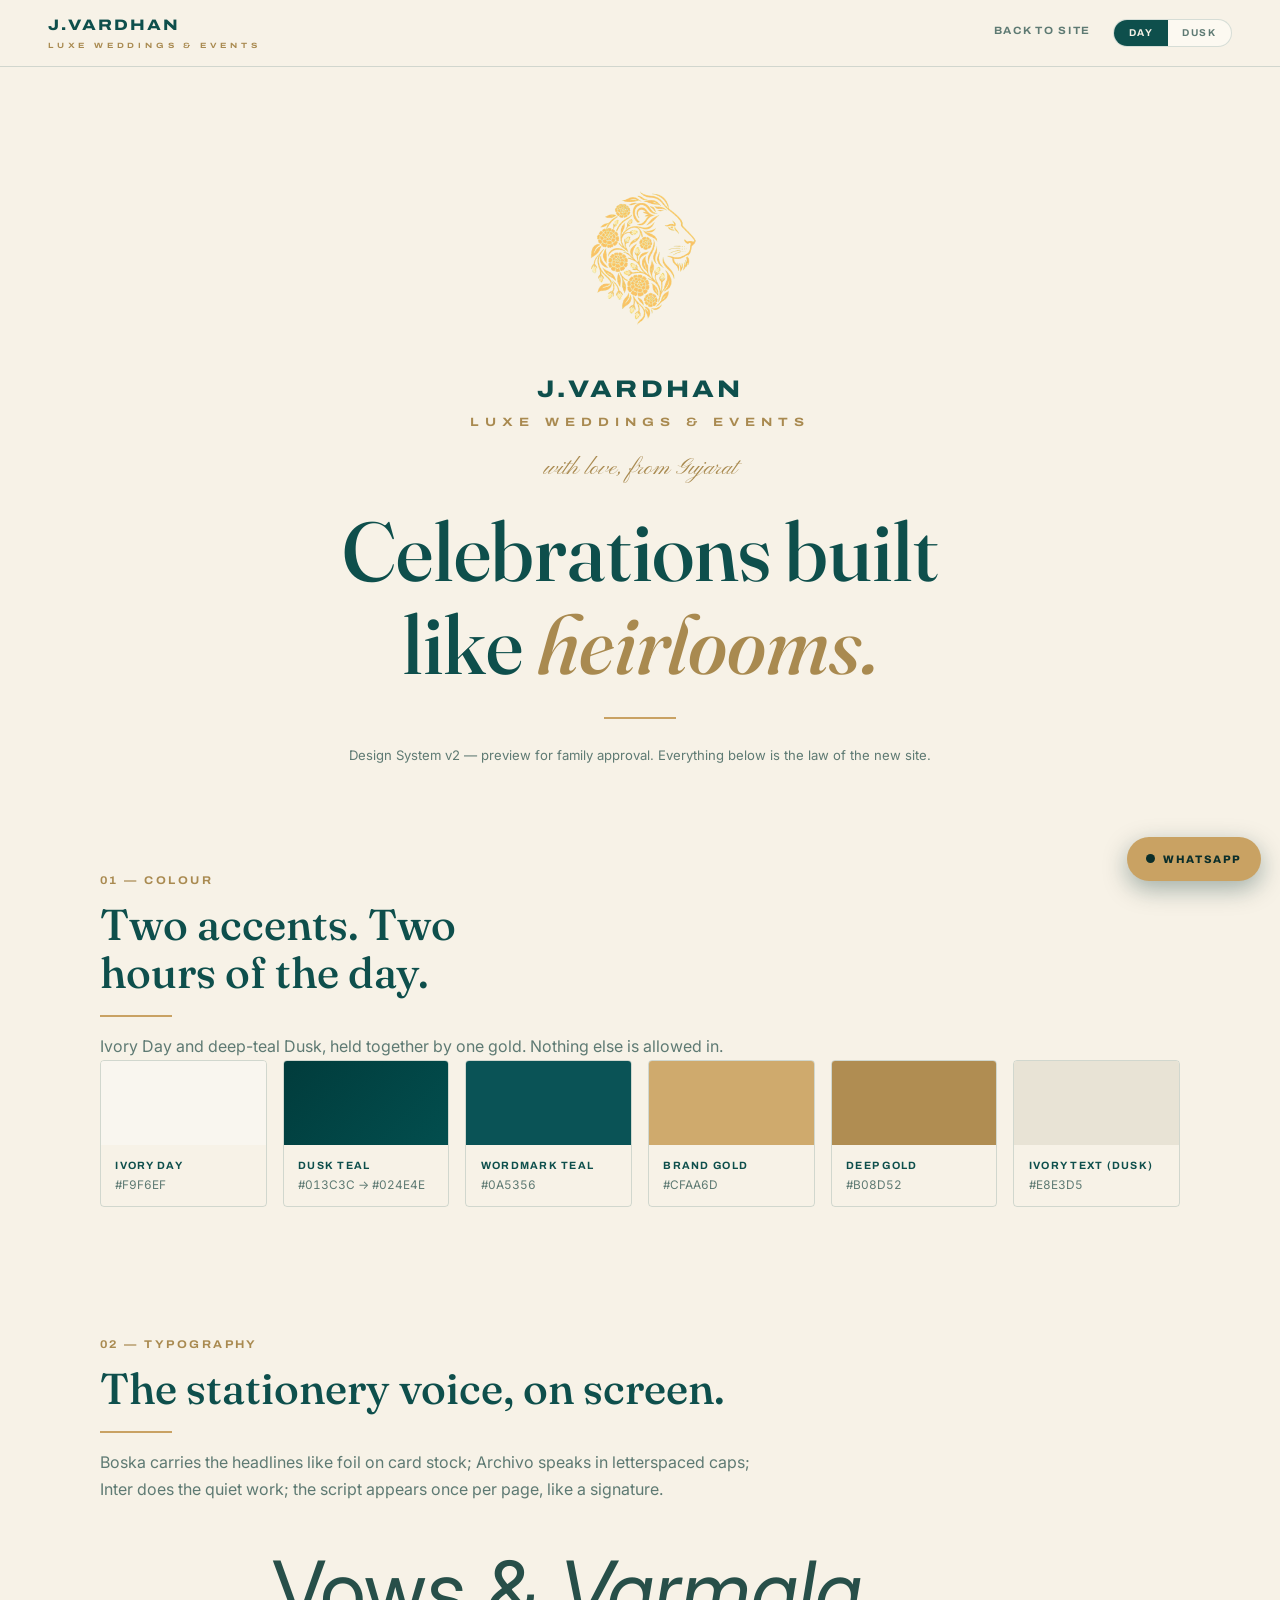
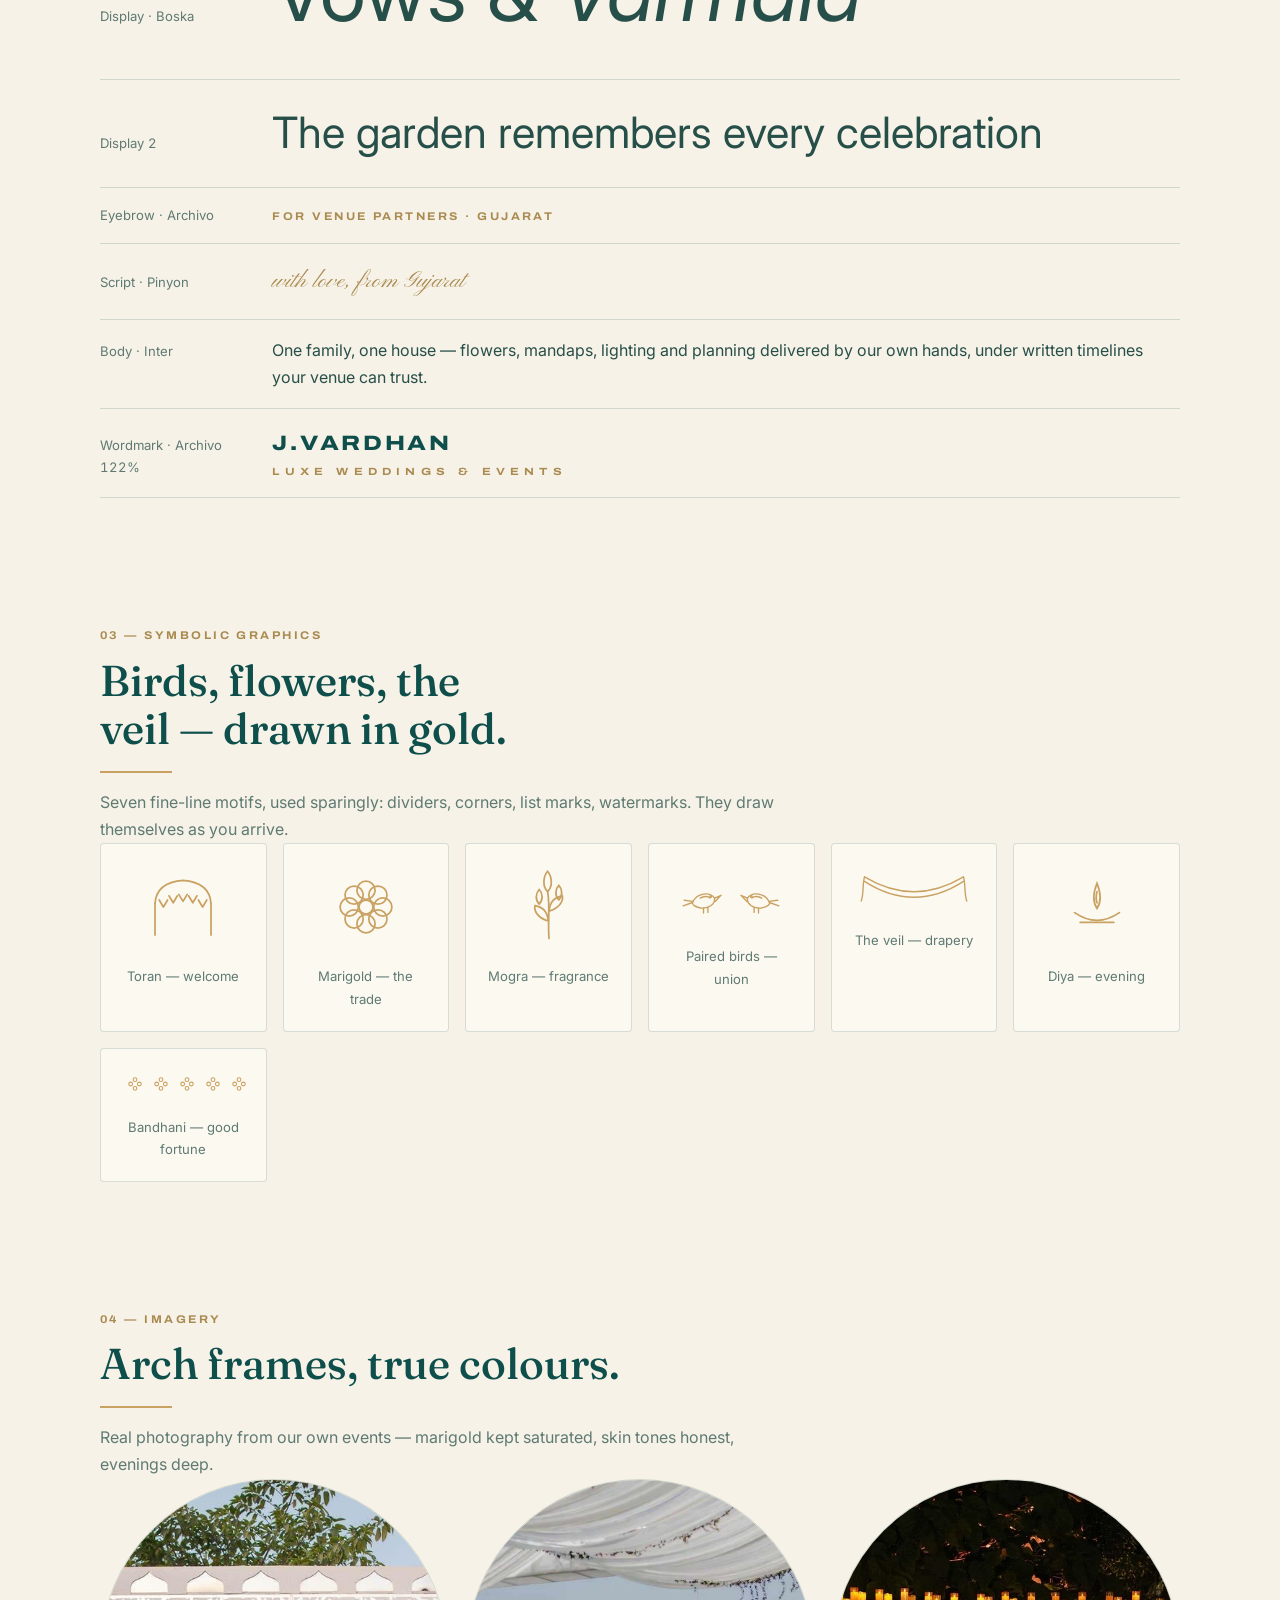
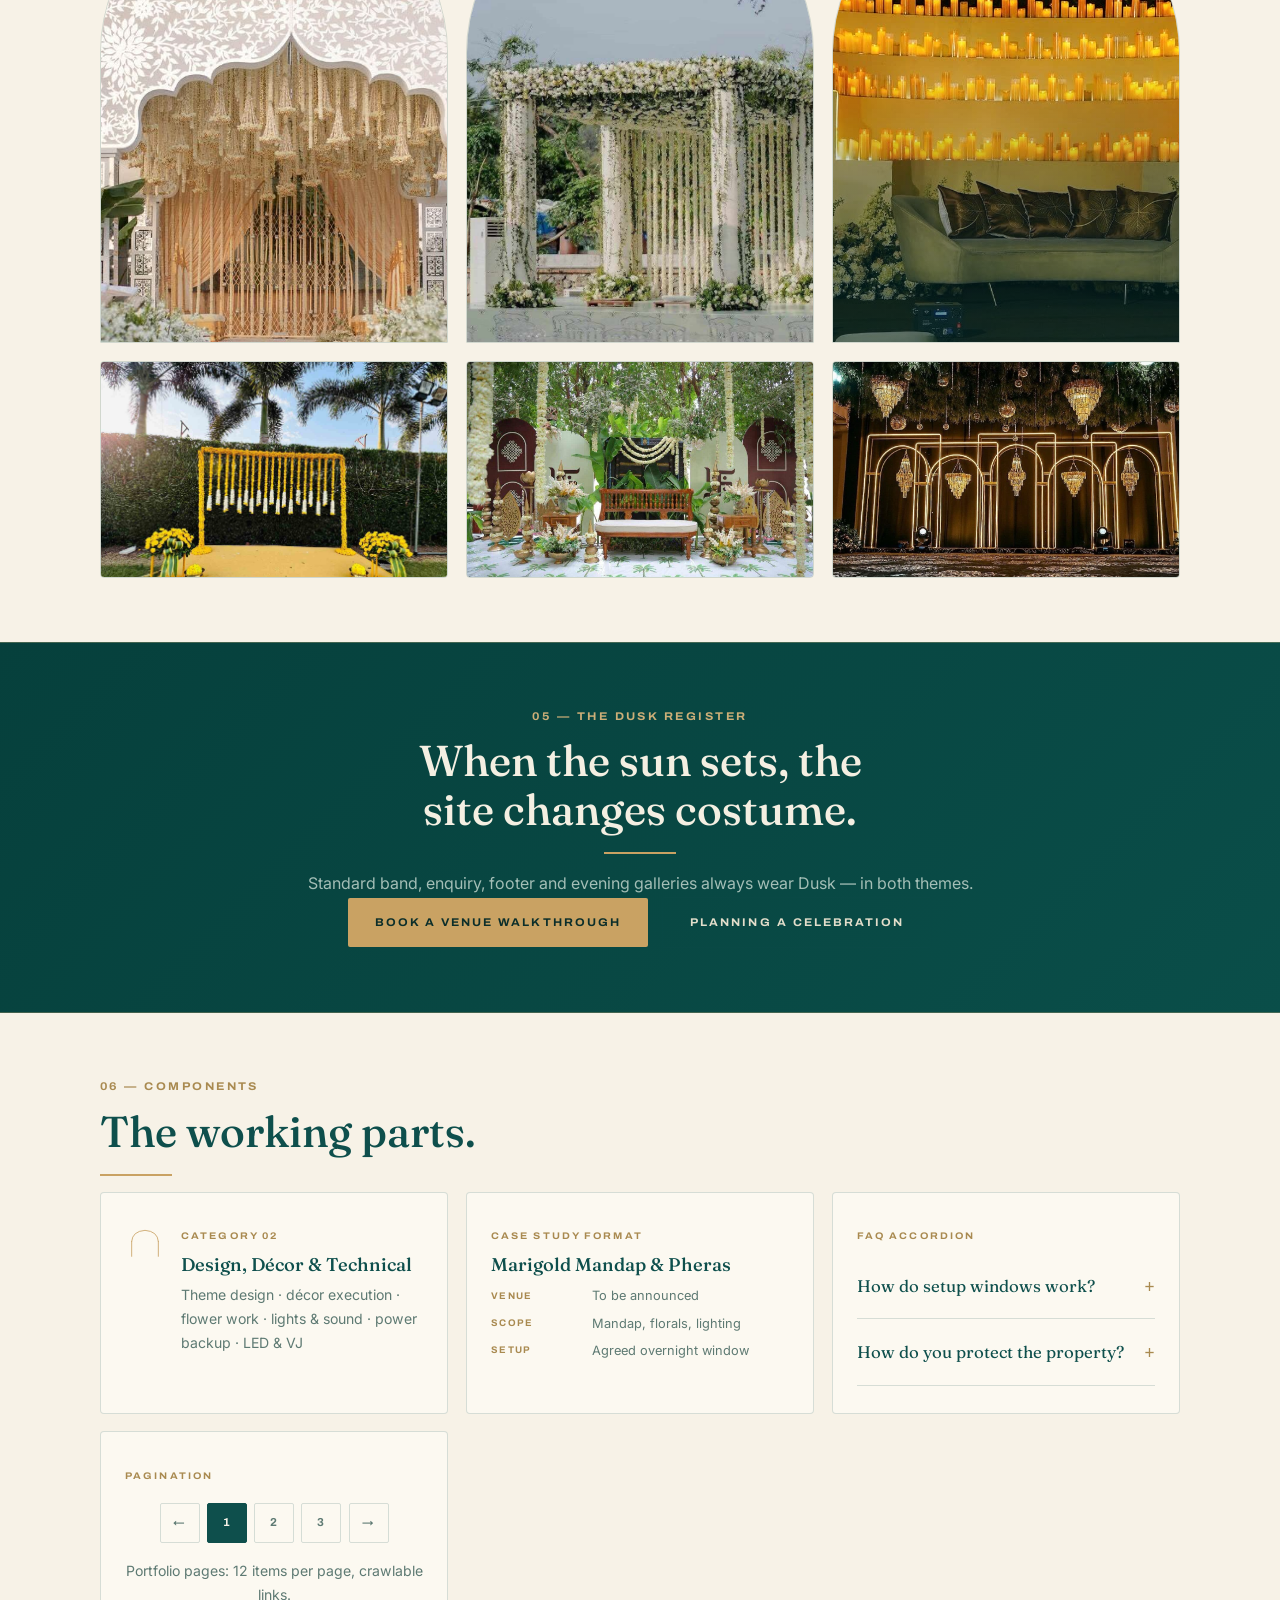
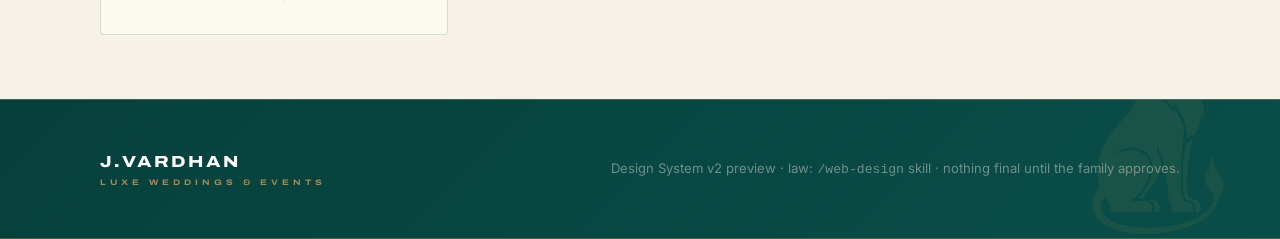
<file: style-preview.html>
<!DOCTYPE html>
<html lang="en">
<head>
  <meta charset="UTF-8">
  <meta name="viewport" content="width=device-width, initial-scale=1.0">
  <title>J.Vardhan — Design System Preview</title>
  <meta name="description" content="Design system preview for J.Vardhan Luxe Weddings &amp; Events — typography, colours, motifs, animation and components.">
  <meta name="robots" content="noindex">
  <link rel="icon" type="image/png" href="assets/lion-guardian.png">
  <link rel="preconnect" href="https://fonts.googleapis.com">
  <link rel="preconnect" href="https://fonts.gstatic.com" crossorigin>
  <link href="https://api.fontshare.com/v2/css?f[]=boska@400,401,500,501,700&display=swap" rel="stylesheet">
  <link href="https://fonts.googleapis.com/css2?family=Archivo:wdth,wght@62..125,400..900&family=Fraunces:ital,opsz,wght@0,9..144,300..700;1,9..144,300..700&family=Inter:wght@400;500;600&family=Pinyon+Script&display=swap" rel="stylesheet">
  <meta name="theme-color" content="#F7F2E7">
  <script>(function(){try{var t=localStorage.getItem('jv-theme');if(t==='dusk'||(!t&&matchMedia('(prefers-color-scheme: dark)').matches)){document.documentElement.setAttribute('data-theme','dusk');var m=document.querySelector('meta[name="theme-color"]');if(m){m.setAttribute('content','#06403C');}}}catch(e){}})();</script>
  <link rel="stylesheet" href="design-system.css?v=7">
  <script src="ds.js?v=7" defer></script>
  <style>
    /* preview-only layout helpers */
    .swatches { display: grid; grid-template-columns: repeat(auto-fit, minmax(150px, 1fr)); gap: 1rem; }
    .swatch { border-radius: var(--radius); border: 1px solid var(--line); overflow: hidden; }
    .swatch .chip { height: 84px; }
    .swatch figcaption { padding: .7rem .9rem; font-size: .74rem; color: var(--muted); font-variant-numeric: tabular-nums; }
    .swatch strong { display: block; font-family: var(--font-label); font-size: .66rem; letter-spacing: .12em; text-transform: uppercase; color: var(--heading); }
    .spec-row { display: grid; grid-template-columns: 150px 1fr; gap: 1.4rem; align-items: baseline; padding: 1.05rem 0; border-bottom: 1px solid var(--line); }
    .spec-row .caption { font-variant-numeric: tabular-nums; }
    @media (max-width: 620px) { .spec-row { grid-template-columns: 1fr; gap: .3rem; } }
    .motif-grid { display: grid; grid-template-columns: repeat(auto-fit, minmax(150px, 1fr)); gap: 1rem; }
    .motif-card { border: 1px solid var(--line); border-radius: var(--radius); background: var(--surface); padding: 1.3rem; text-align: center; }
    .motif-card svg { width: 84px; height: 84px; color: var(--accent); margin-inline: auto; }
    .motif-card p { margin-top: .5rem; }
    .img-row { display: grid; grid-template-columns: repeat(auto-fit, minmax(210px, 1fr)); gap: 1.1rem; align-items: end; }
    .arch-img.tall { aspect-ratio: 3 / 4; }
    .frame-img.wide { aspect-ratio: 16 / 10; }
    .demo-grid { display: grid; grid-template-columns: repeat(auto-fit, minmax(280px, 1fr)); gap: 1.1rem; }
    .hero-preview { position: relative; text-align: center; overflow: hidden; padding-top: clamp(3.4rem, 8vw, 6rem); }
    .hero-preview .lion-emblem { width: clamp(140px, 18vw, 190px); margin-inline: auto; }
    .hero-preview .wordmark { font-size: 1.5rem; }
    .btn-row { display: flex; gap: .9rem; flex-wrap: wrap; align-items: center; }
  </style>
</head>
<body>
<div id="veil" aria-hidden="true"></div>

<nav style="position:sticky;top:0;z-index:50;display:flex;align-items:center;justify-content:space-between;gap:1rem;padding:.8rem clamp(1rem,5vw,3rem);border-bottom:1px solid var(--line);background:color-mix(in srgb, var(--bg) 82%, transparent);backdrop-filter:blur(10px);">
  <span class="wordmark" style="font-size:.95rem;">J.VARDHAN<small>LUXE WEDDINGS &amp; EVENTS</small></span>
  <div style="display:flex;align-items:center;gap:1.4rem;">
    <a class="nav-link" href="index.html">Back to Site</a>
    <div class="toggle" role="group" aria-label="Theme">
      <button type="button" id="btnDay" aria-pressed="true">Day</button>
      <button type="button" id="btnDusk" aria-pressed="false">Dusk</button>
    </div>
  </div>
</nav>

<header class="hero-preview">
  <canvas id="petals" aria-hidden="true"></canvas>
  <div style="position:relative;z-index:2;">
    <img class="lion-emblem rise" src="assets/lion-floral.png" alt="J.Vardhan floral-mane lion emblem">
    <div class="wordmark rise d1" style="margin-top:1rem;">J.VARDHAN<small>LUXE WEDDINGS &amp; EVENTS</small></div>
    <p class="script-accent rise d2" style="margin-top:1rem;">with love, from Gujarat</p>
    <h1 class="display-1 rise d3" style="max-width:16ch;margin:1rem auto 0;">Celebrations built like <em>heirlooms.</em></h1>
    <div class="gold-rule rise d4" style="margin:1.6rem auto;"></div>
    <p class="caption rise d4" style="margin-bottom:2.5rem;">Design System v2 — preview for family approval. Everything below is the law of the new site.</p>
  </div>
</header>

<section>
  <div class="shell">
    <div class="lockup reveal">
      <span class="eyebrow">01 — Colour</span>
      <h2 class="display-2">Two accents. Two hours of the day.</h2>
      <div class="gold-rule"></div>
      <p>Ivory Day and deep-teal Dusk, held together by one gold. Nothing else is allowed in.</p>
    </div>
    <div class="swatches">
      <figure class="swatch reveal"><div class="chip" style="background:#F9F6EF;"></div><figcaption><strong>Ivory Day</strong>#F9F6EF</figcaption></figure>
      <figure class="swatch reveal"><div class="chip" style="background:linear-gradient(135deg,#013C3C,#024E4E);"></div><figcaption><strong>Dusk Teal</strong>#013C3C → #024E4E</figcaption></figure>
      <figure class="swatch reveal"><div class="chip" style="background:#0A5356;"></div><figcaption><strong>Wordmark Teal</strong>#0A5356</figcaption></figure>
      <figure class="swatch reveal"><div class="chip" style="background:#CFAA6D;"></div><figcaption><strong>Brand Gold</strong>#CFAA6D</figcaption></figure>
      <figure class="swatch reveal"><div class="chip" style="background:#B08D52;"></div><figcaption><strong>Deep Gold</strong>#B08D52</figcaption></figure>
      <figure class="swatch reveal"><div class="chip" style="background:#E8E3D5;"></div><figcaption><strong>Ivory Text (Dusk)</strong>#E8E3D5</figcaption></figure>
    </div>
  </div>
</section>

<section>
  <div class="shell">
    <div class="lockup reveal">
      <span class="eyebrow">02 — Typography</span>
      <h2 class="display-2">The stationery voice, on screen.</h2>
      <div class="gold-rule"></div>
      <p>Boska carries the headlines like foil on card stock; Archivo speaks in letterspaced caps; Inter does the quiet work; the script appears once per page, like a signature.</p>
    </div>
    <div class="reveal">
      <div class="spec-row"><span class="caption">Display · Boska</span><span class="display-1">Vows &amp; <em>Varmala</em></span></div>
      <div class="spec-row"><span class="caption">Display 2</span><span class="display-2">The garden remembers every celebration</span></div>
      <div class="spec-row"><span class="caption">Eyebrow · Archivo</span><span class="eyebrow">For Venue Partners · Gujarat</span></div>
      <div class="spec-row"><span class="caption">Script · Pinyon</span><span class="script-accent">with love, from Gujarat</span></div>
      <div class="spec-row"><span class="caption">Body · Inter</span><span>One family, one house — flowers, mandaps, lighting and planning delivered by our own hands, under written timelines your venue can trust.</span></div>
      <div class="spec-row"><span class="caption">Wordmark · Archivo 122%</span><span class="wordmark" style="font-size:1.3rem;">J.VARDHAN<small>LUXE WEDDINGS &amp; EVENTS</small></span></div>
    </div>
  </div>
</section>

<section>
  <div class="shell">
    <div class="lockup reveal">
      <span class="eyebrow">03 — Symbolic Graphics</span>
      <h2 class="display-2">Birds, flowers, the veil — drawn in gold.</h2>
      <div class="gold-rule"></div>
      <p>Seven fine-line motifs, used sparingly: dividers, corners, list marks, watermarks. They draw themselves as you arrive.</p>
    </div>
    <div class="motif-grid">
      <div class="motif-card reveal"><div class="draw"><svg viewBox="0 0 120 120" fill="none" stroke="currentColor" stroke-width="2.5" stroke-linecap="round" stroke-linejoin="round" style="color:var(--accent);width:84px;height:84px;"><path d="M20 100 V55"/><path d="M100 100 V55"/><path d="M20 55 Q22 25 60 22 Q98 25 100 55"/><path d="M26 50 l6 10 l6 -10"/><path d="M40 44 l6 10 l6 -10"/><path d="M54 42 l6 10 l6 -10"/><path d="M68 44 l6 10 l6 -10"/><path d="M82 50 l6 10 l6 -10"/></svg></div><p class="caption">Toran — welcome</p></div>
      <div class="motif-card reveal"><div class="draw"><svg viewBox="0 0 120 120" fill="none" stroke="currentColor" stroke-width="2.5" style="color:var(--accent);width:84px;height:84px;"><circle cx="60" cy="60" r="10"/><circle cx="84" cy="60" r="13"/><circle cx="77" cy="77" r="13"/><circle cx="60" cy="84" r="13"/><circle cx="43" cy="77" r="13"/><circle cx="36" cy="60" r="13"/><circle cx="43" cy="43" r="13"/><circle cx="60" cy="36" r="13"/><circle cx="77" cy="43" r="13"/></svg></div><p class="caption">Marigold — the trade</p></div>
      <div class="motif-card reveal"><div class="draw"><svg viewBox="0 0 120 120" fill="none" stroke="currentColor" stroke-width="2.5" stroke-linecap="round" style="color:var(--accent);width:84px;height:84px;"><path d="M60 105 C58 80 62 60 58 38"/><path d="M58 38 C50 30 52 16 58 9 C64 16 66 30 58 38"/><path d="M46 56 C40 50 41 40 46 35 C51 40 52 50 46 56"/><path d="M74 50 C68 44 69 34 74 29 C79 34 80 44 74 50"/><path d="M59 80 C45 76 38 66 40 58 C52 60 58 68 59 80"/><path d="M60 66 C74 62 81 52 79 44 C67 46 61 54 60 66"/></svg></div><p class="caption">Mogra — fragrance</p></div>
      <div class="motif-card reveal"><div class="draw"><svg viewBox="0 0 200 100" fill="none" stroke="currentColor" stroke-width="2.5" stroke-linecap="round" stroke-linejoin="round" style="color:var(--accent);width:110px;height:64px;"><g id="pb"><path d="M30 60 C38 42 62 40 70 52 C72 62 60 72 45 70 C34 68 29 64 30 60 Z"/><path d="M70 52 L82 47 L71 58"/><path d="M30 60 L13 66"/><path d="M31 58 L15 56"/><path d="M44 52 C50 48 58 48 62 52"/><circle cx="63" cy="49" r="1.6"/><path d="M50 70 V79"/><path d="M58 69 V78"/></g><use href="#pb" transform="translate(200 0) scale(-1 1)"/></svg></div><p class="caption">Paired birds — union</p></div>
      <div class="motif-card reveal"><div class="draw"><svg viewBox="0 0 200 80" fill="none" stroke="currentColor" stroke-width="2.5" stroke-linecap="round" style="color:var(--accent);width:110px;height:48px;"><path d="M10 18 Q100 72 190 18"/><path d="M10 26 Q100 84 190 26"/><path d="M10 18 C6 32 9 48 4 62"/><path d="M190 18 C194 32 191 48 196 62"/></svg></div><p class="caption">The veil — drapery</p></div>
      <div class="motif-card reveal"><div class="draw"><svg viewBox="0 0 120 120" fill="none" stroke="currentColor" stroke-width="2.5" stroke-linecap="round" style="color:var(--accent);width:84px;height:84px;"><path d="M28 68 Q60 90 92 68"/><path d="M36 82 H84"/><path d="M60 62 C52 50 56 36 60 26 C64 36 68 50 60 62 Z"/><path d="M60 54 C58 48 59 42 60 38"/></svg></div><p class="caption">Diya — evening</p></div>
      <div class="motif-card reveal"><div class="draw"><svg viewBox="0 0 240 48" fill="none" stroke="currentColor" stroke-width="2" style="color:var(--accent);width:130px;height:30px;"><g id="pd"><circle cx="24" cy="16" r="3.5"/><circle cx="24" cy="32" r="3.5"/><circle cx="16" cy="24" r="3.5"/><circle cx="32" cy="24" r="3.5"/></g><use href="#pd" transform="translate(48 0)"/><use href="#pd" transform="translate(96 0)"/><use href="#pd" transform="translate(144 0)"/><use href="#pd" transform="translate(192 0)"/></svg></div><p class="caption">Bandhani — good fortune</p></div>
    </div>
  </div>
</section>

<section>
  <div class="shell">
    <div class="lockup reveal">
      <span class="eyebrow">04 — Imagery</span>
      <h2 class="display-2">Arch frames, true colours.</h2>
      <div class="gold-rule"></div>
      <p>Real photography from our own events — marigold kept saturated, skin tones honest, evenings deep.</p>
    </div>
    <div class="img-row">
      <div class="arch-img tall img-hover cr reveal"><img src="assets/real/real-mandap-01.jpg" alt="Ivory jaali mandap with cascading jasmine" loading="lazy"></div>
      <div class="arch-img tall img-hover cr reveal"><img src="assets/real/real-mandap-12.jpg" alt="White floral mandap with trailing vines" loading="lazy"></div>
      <div class="arch-img tall img-hover cr reveal duotone-dusk"><img src="assets/real/real-sangeet-night-decore-09.jpg" alt="Tiered candle wall glowing at night" loading="lazy"></div>
    </div>
    <div style="height:1.1rem;"></div>
    <div class="img-row">
      <div class="frame-img wide img-hover cr reveal"><img src="assets/real/real-haldi-10.jpg" alt="Marigold-framed haldi stage in daylight" loading="lazy"></div>
      <div class="frame-img wide img-hover cr reveal"><img src="assets/real/real-mandap-muhurat-02.jpg" alt="Sage and maroon muhurat arch with jasmine" loading="lazy"></div>
      <div class="frame-img wide img-hover cr reveal"><img src="assets/real/real-sangeet-night-decore-15.jpg" alt="Golden arches and chandeliers at night" loading="lazy"></div>
    </div>
  </div>
</section>

<section class="band-dusk">
  <div class="shell">
    <div class="lockup center reveal">
      <span class="eyebrow">05 — The Dusk Register</span>
      <h2 class="display-2">When the sun sets, the site changes costume.</h2>
      <div class="gold-rule"></div>
      <p>Standard band, enquiry, footer and evening galleries always wear Dusk — in both themes.</p>
    </div>
    <div class="btn-row" style="justify-content:center;">
      <a class="btn btn-gold" href="#">Book a Venue Walkthrough</a>
      <a class="btn btn-ghost" href="#">Planning a Celebration</a>
    </div>
  </div>
</section>

<section>
  <div class="shell">
    <div class="lockup reveal">
      <span class="eyebrow">06 — Components</span>
      <h2 class="display-2">The working parts.</h2>
      <div class="gold-rule"></div>
    </div>
    <div class="demo-grid">
      <div class="card reveal">
        <div class="svc-cat">
          <span class="motif draw"><svg viewBox="0 0 120 120" fill="none" stroke="currentColor" stroke-width="2.5" stroke-linecap="round" stroke-linejoin="round" style="color:var(--accent);width:40px;height:40px;"><path d="M20 100 V55"/><path d="M100 100 V55"/><path d="M20 55 Q22 25 60 22 Q98 25 100 55"/></svg></span>
          <div>
            <span class="eyebrow" style="font-size:.6rem;">Category 02</span>
            <h3>Design, Décor &amp; Technical</h3>
            <p>Theme design · décor execution · flower work · lights &amp; sound · power backup · LED &amp; VJ</p>
          </div>
        </div>
      </div>
      <div class="card reveal">
        <span class="eyebrow" style="font-size:.6rem;">Case Study Format</span>
        <h3>Marigold Mandap &amp; Pheras</h3>
        <dl class="spec" style="margin-top:.6rem;">
          <div><dt>Venue</dt><dd>To be announced</dd></div>
          <div><dt>Scope</dt><dd>Mandap, florals, lighting</dd></div>
          <div><dt>Setup</dt><dd>Agreed overnight window</dd></div>
        </dl>
      </div>
      <div class="card reveal">
        <span class="eyebrow" style="font-size:.6rem;">FAQ Accordion</span>
        <div class="faq" style="margin-top:.4rem;">
          <details><summary>How do setup windows work?</summary><p>Agreed in writing before the event — access hours, load-in routes, dismantle deadline.</p></details>
          <details><summary>How do you protect the property?</summary><p>Weighted bases, protected routes, walk-throughs with your team before and after.</p></details>
        </div>
      </div>
      <div class="card reveal">
        <span class="eyebrow" style="font-size:.6rem;">Pagination</span>
        <div class="pagination" style="margin-top:1rem;">
          <a href="#">&larr;</a><span class="current">1</span><a href="#">2</a><a href="#">3</a><a href="#">&rarr;</a>
        </div>
        <p class="caption" style="margin-top:1rem;text-align:center;">Portfolio pages: 12 items per page, crawlable links.</p>
      </div>
    </div>
  </div>
</section>

<footer class="band-dusk" style="position:relative;overflow:hidden;padding:3rem clamp(1.2rem,6vw,4rem);">
  <img src="assets/lion-guardian.png" alt="" aria-hidden="true" style="position:absolute;right:-30px;bottom:-40px;width:300px;opacity:.07;pointer-events:none;">
  <div class="shell" style="display:flex;justify-content:space-between;gap:1.5rem;flex-wrap:wrap;align-items:center;">
    <span class="wordmark" style="font-size:1rem;color:#fff;">J.VARDHAN<small>LUXE WEDDINGS &amp; EVENTS</small></span>
    <p class="caption" style="color:#6F8F89;">Design System v2 preview · law: <code>/web-design</code> skill · nothing final until the family approves.</p>
  </div>
</footer>

<a class="float-wa" href="https://wa.me/910000000000" rel="noopener" aria-label="Chat on WhatsApp">WhatsApp</a>
</body>
</html>
</file>
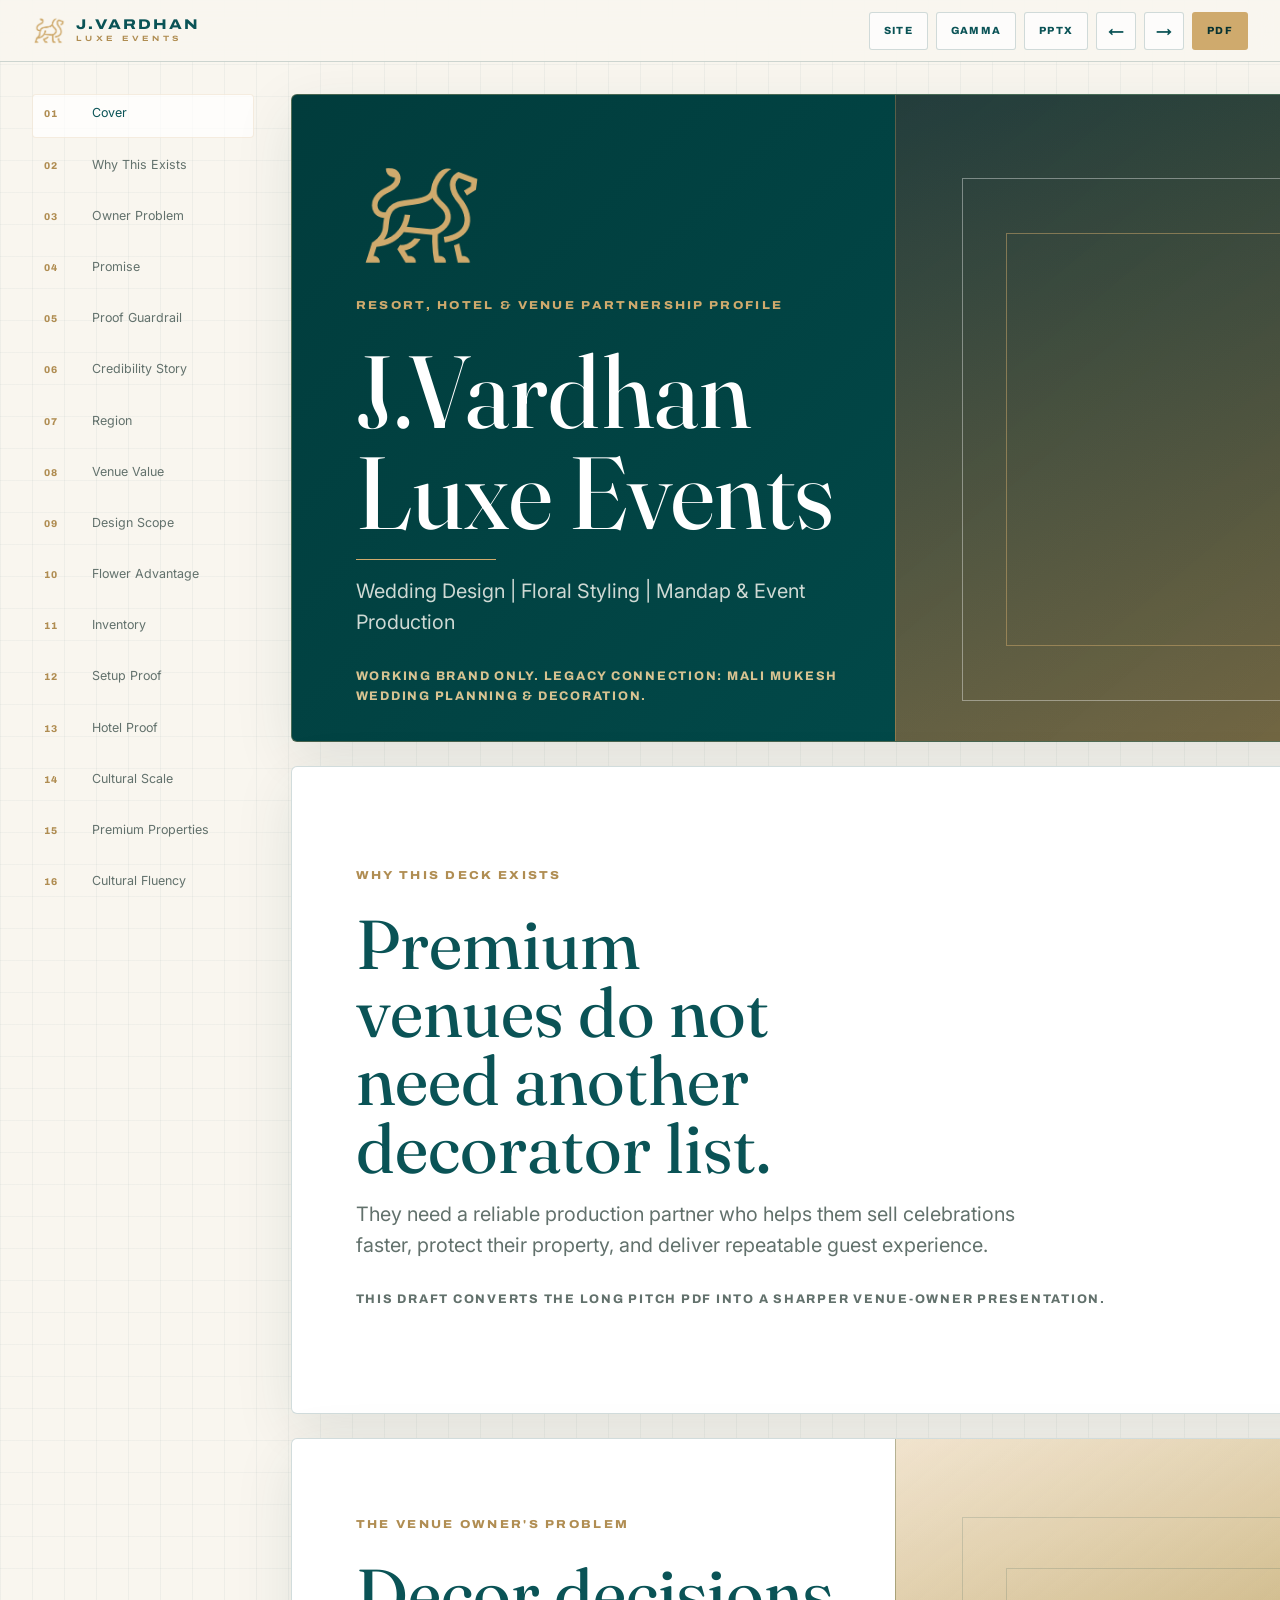
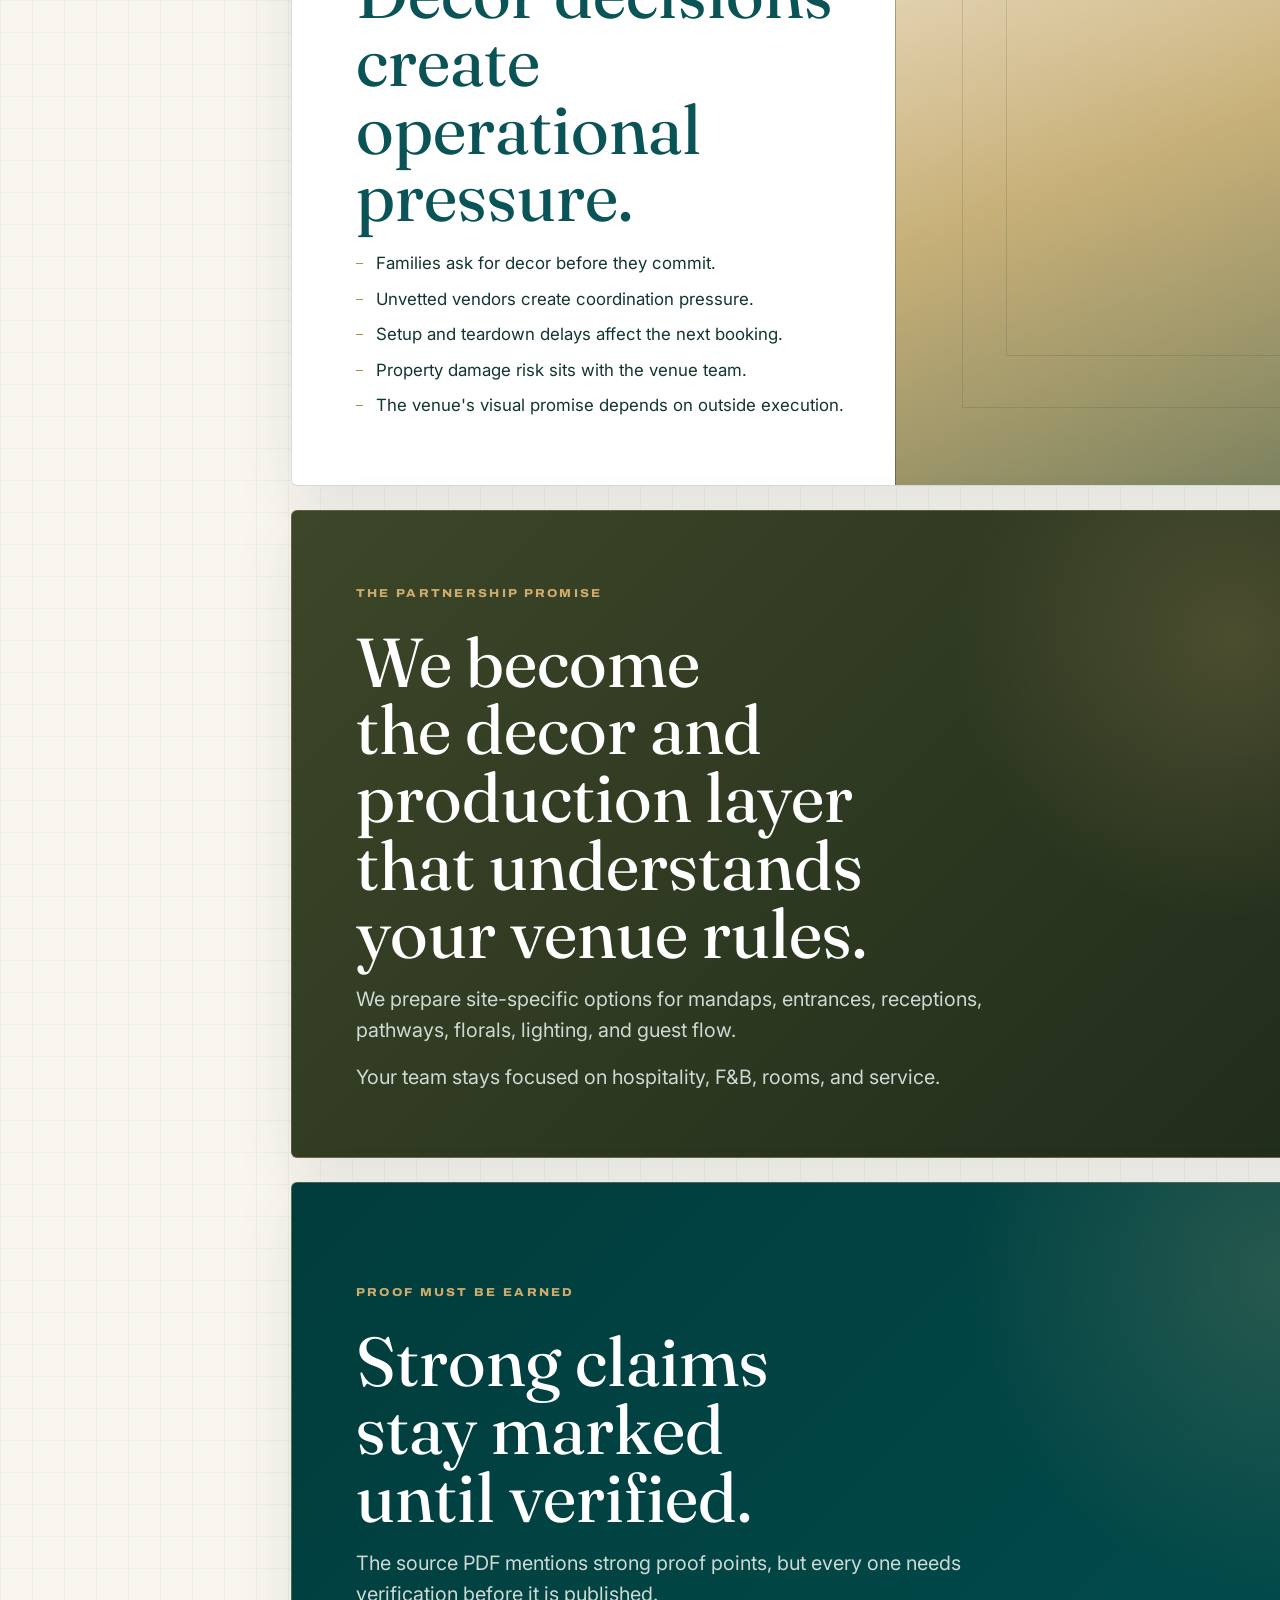
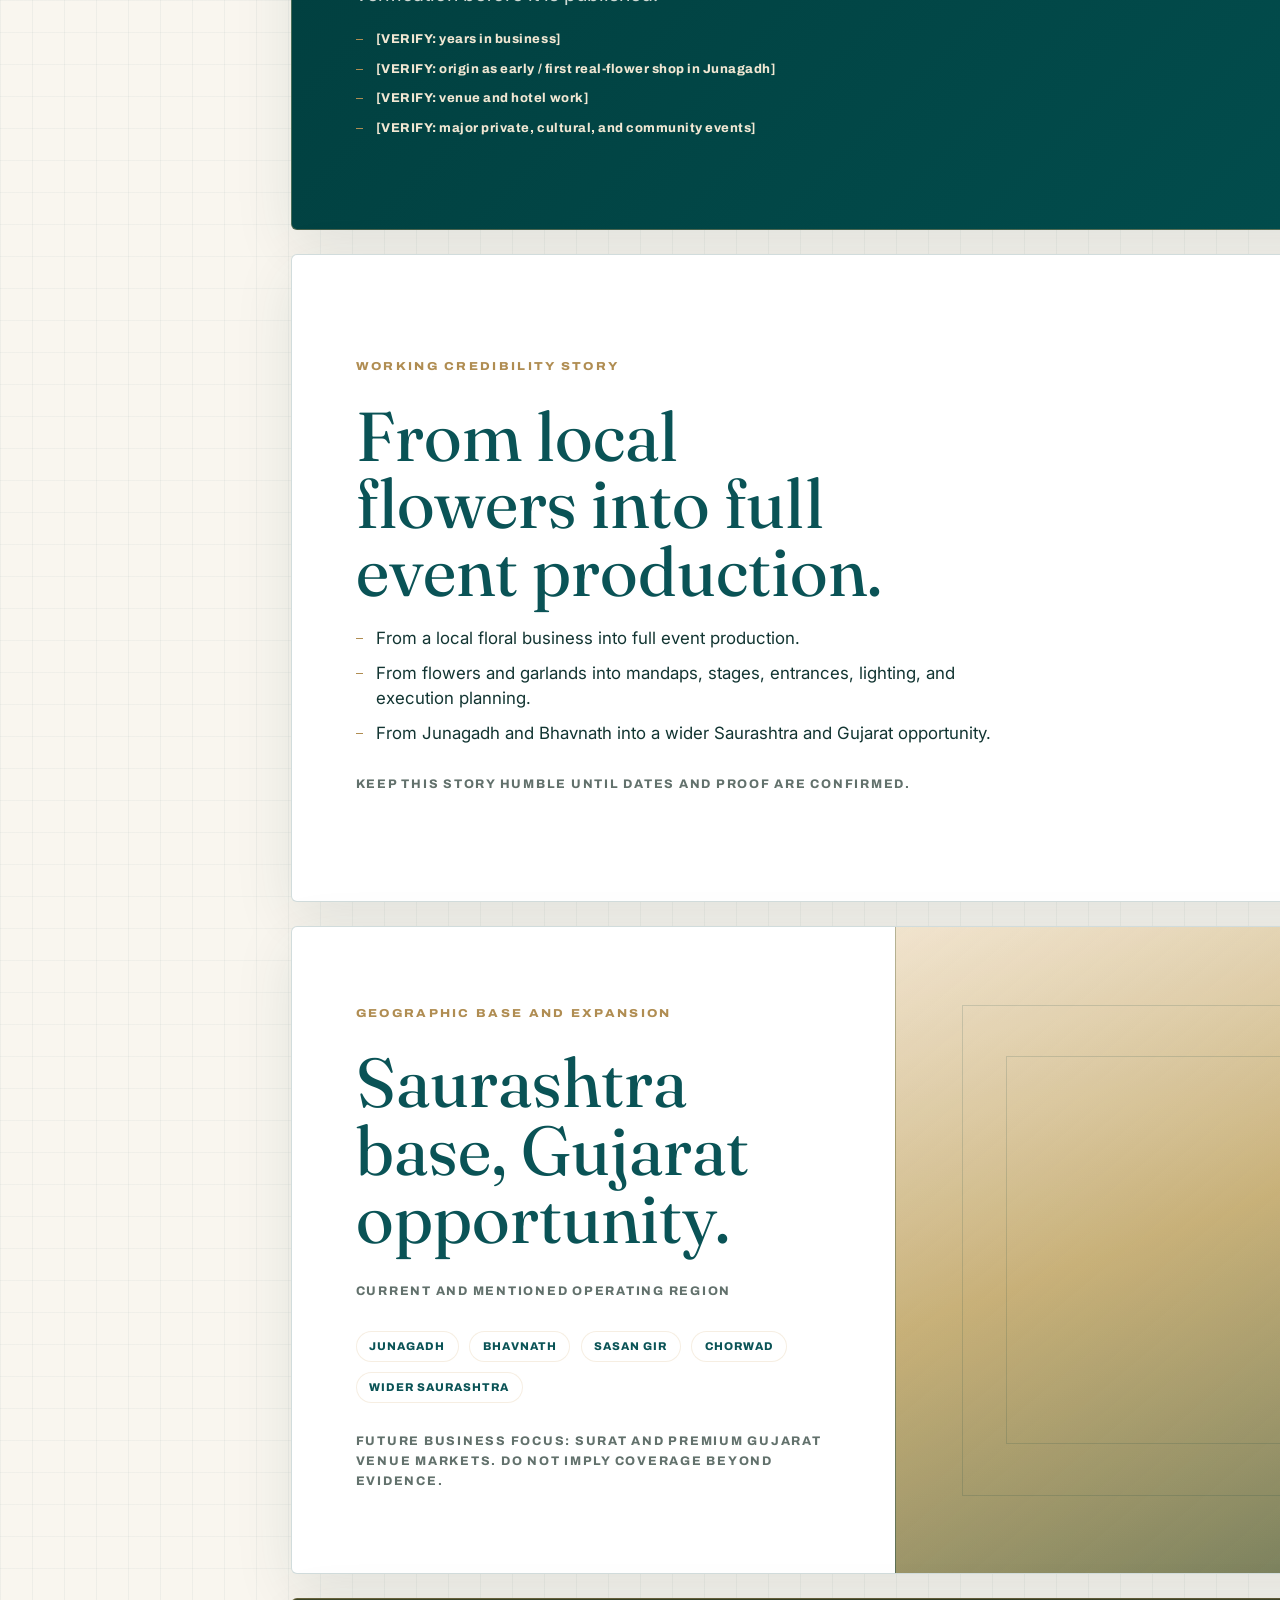
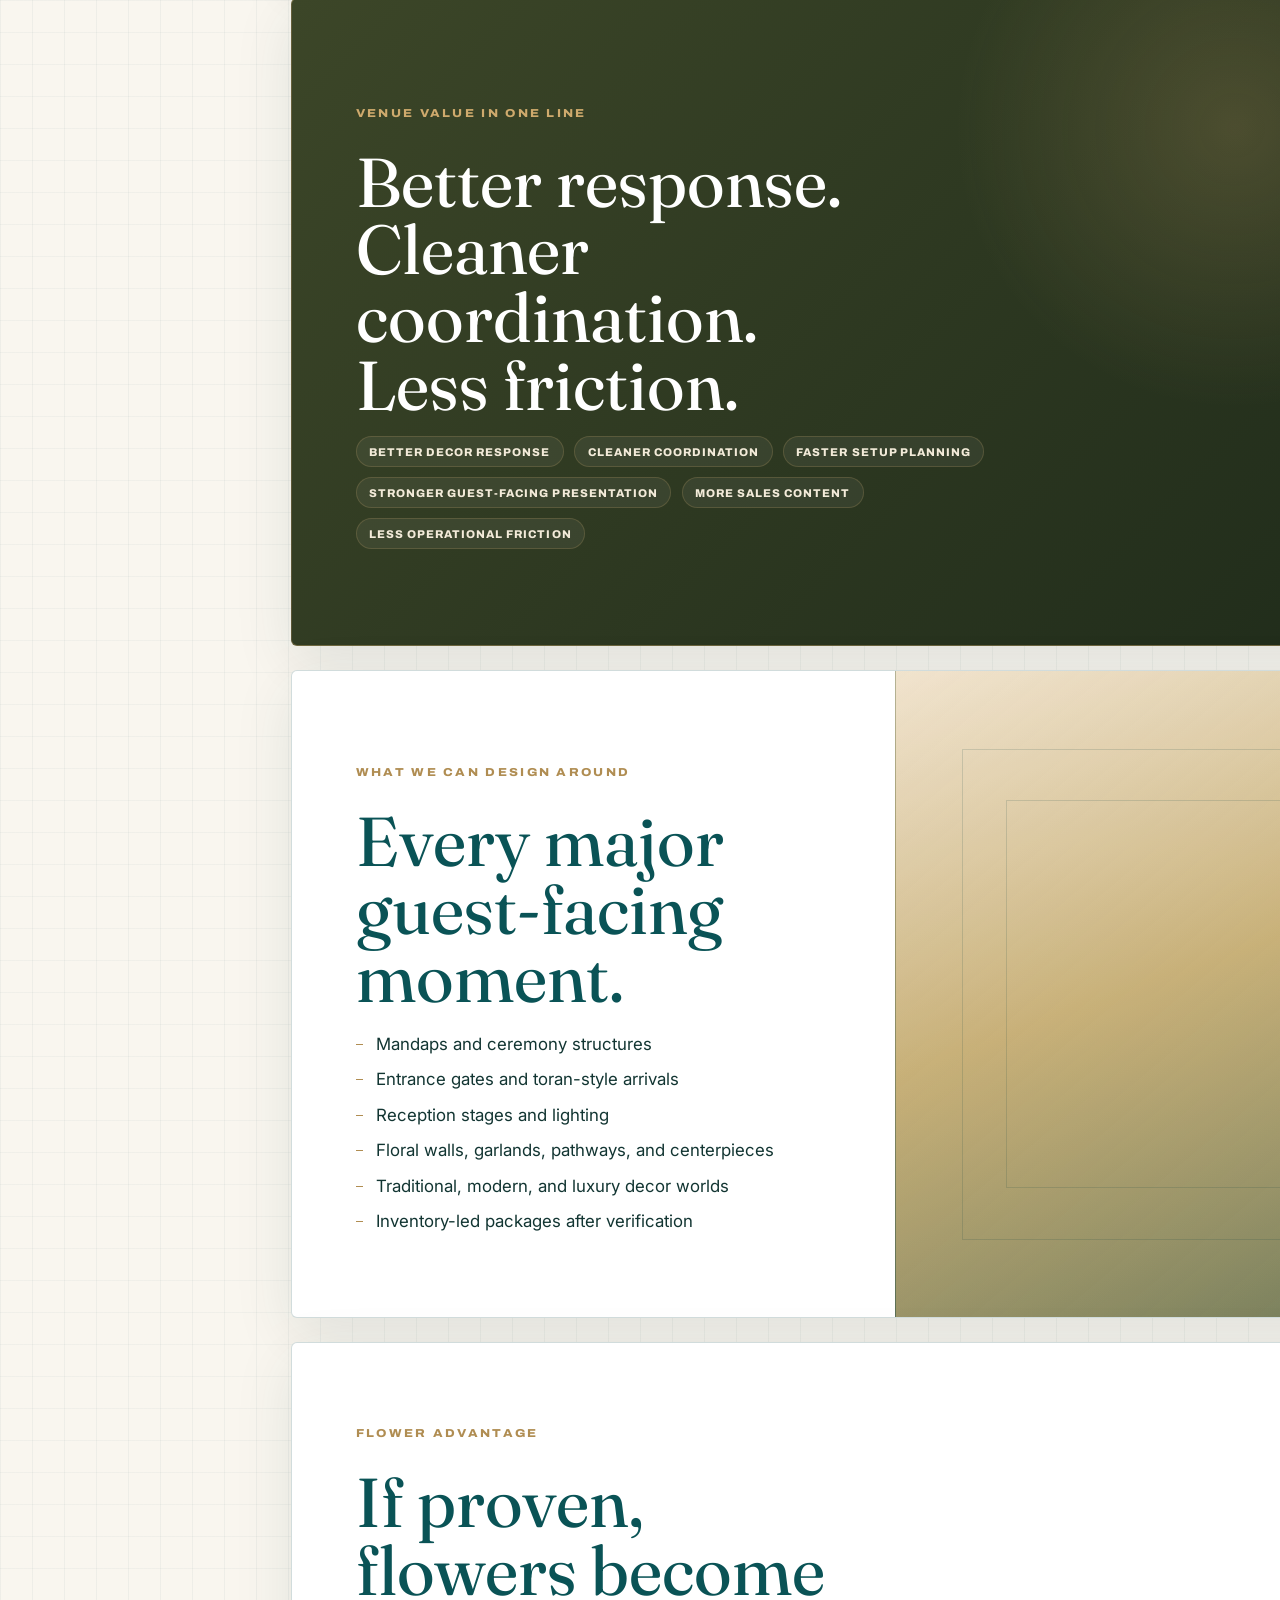
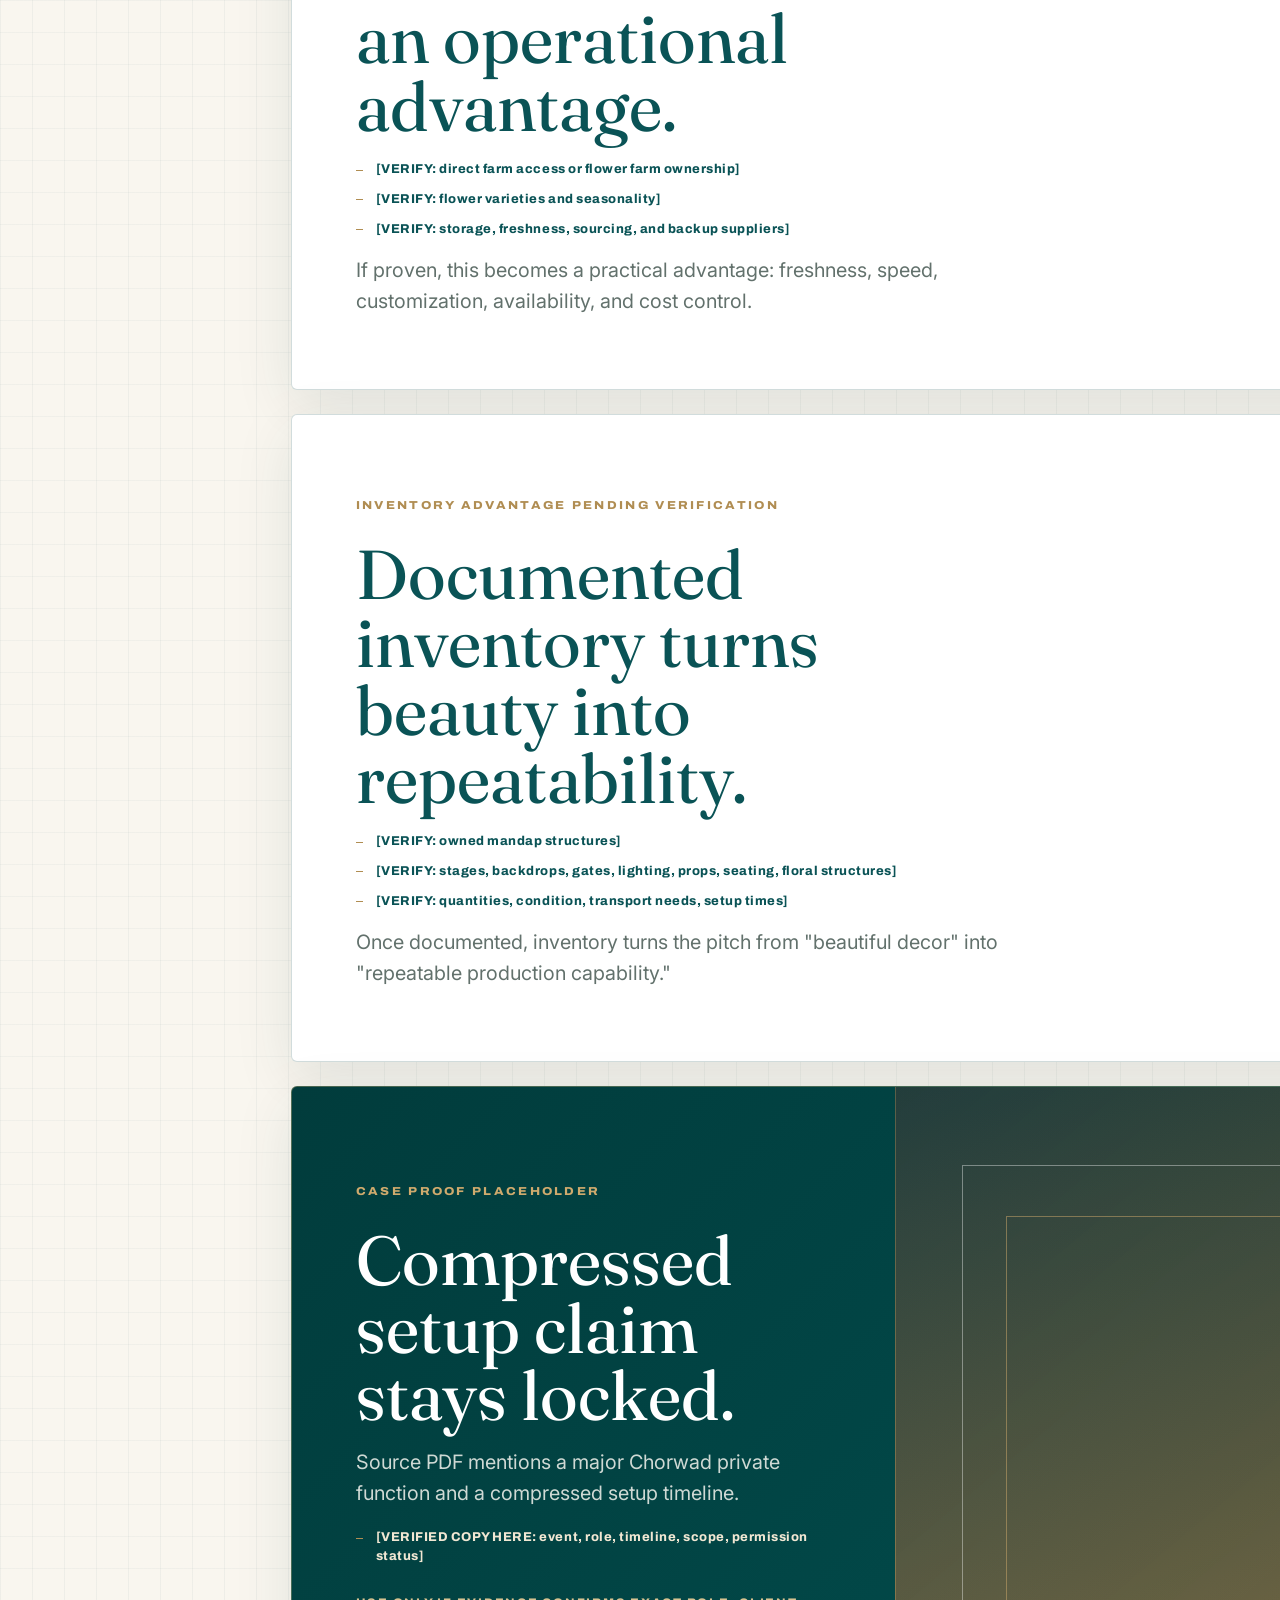
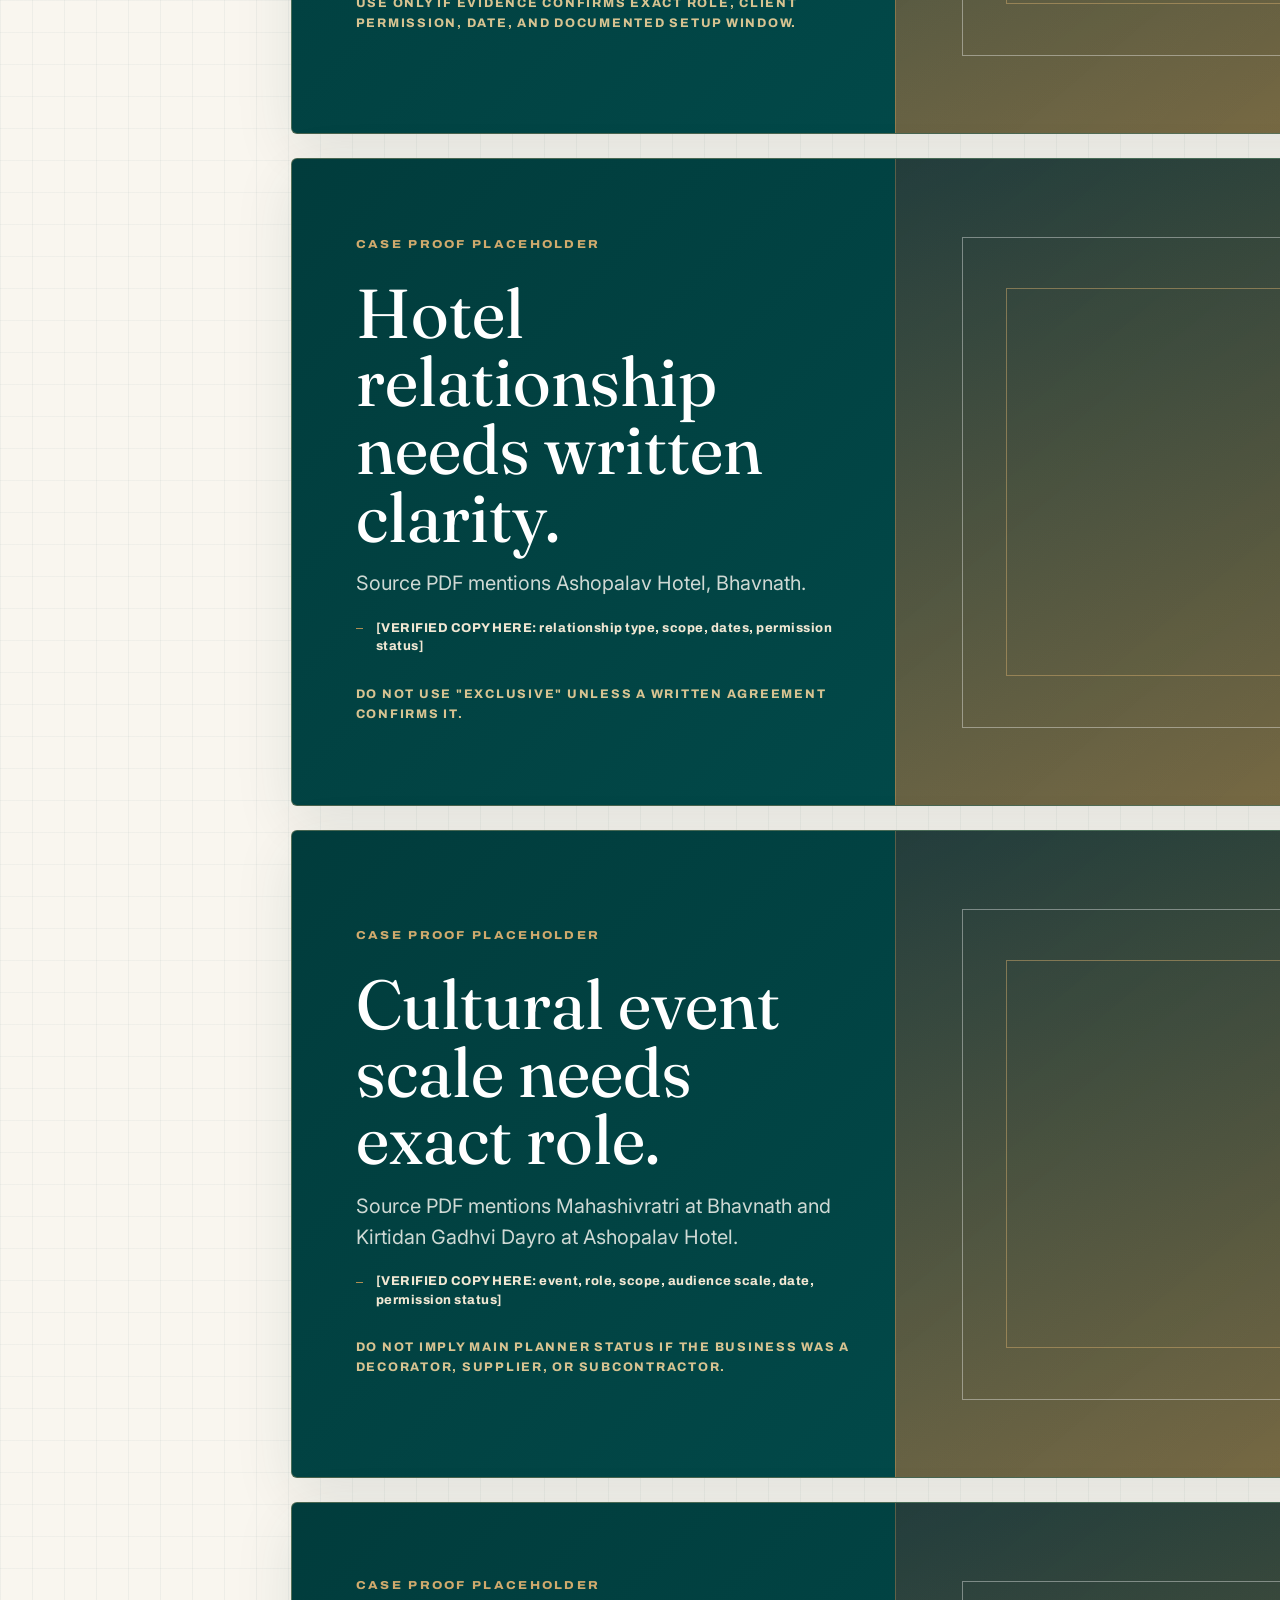
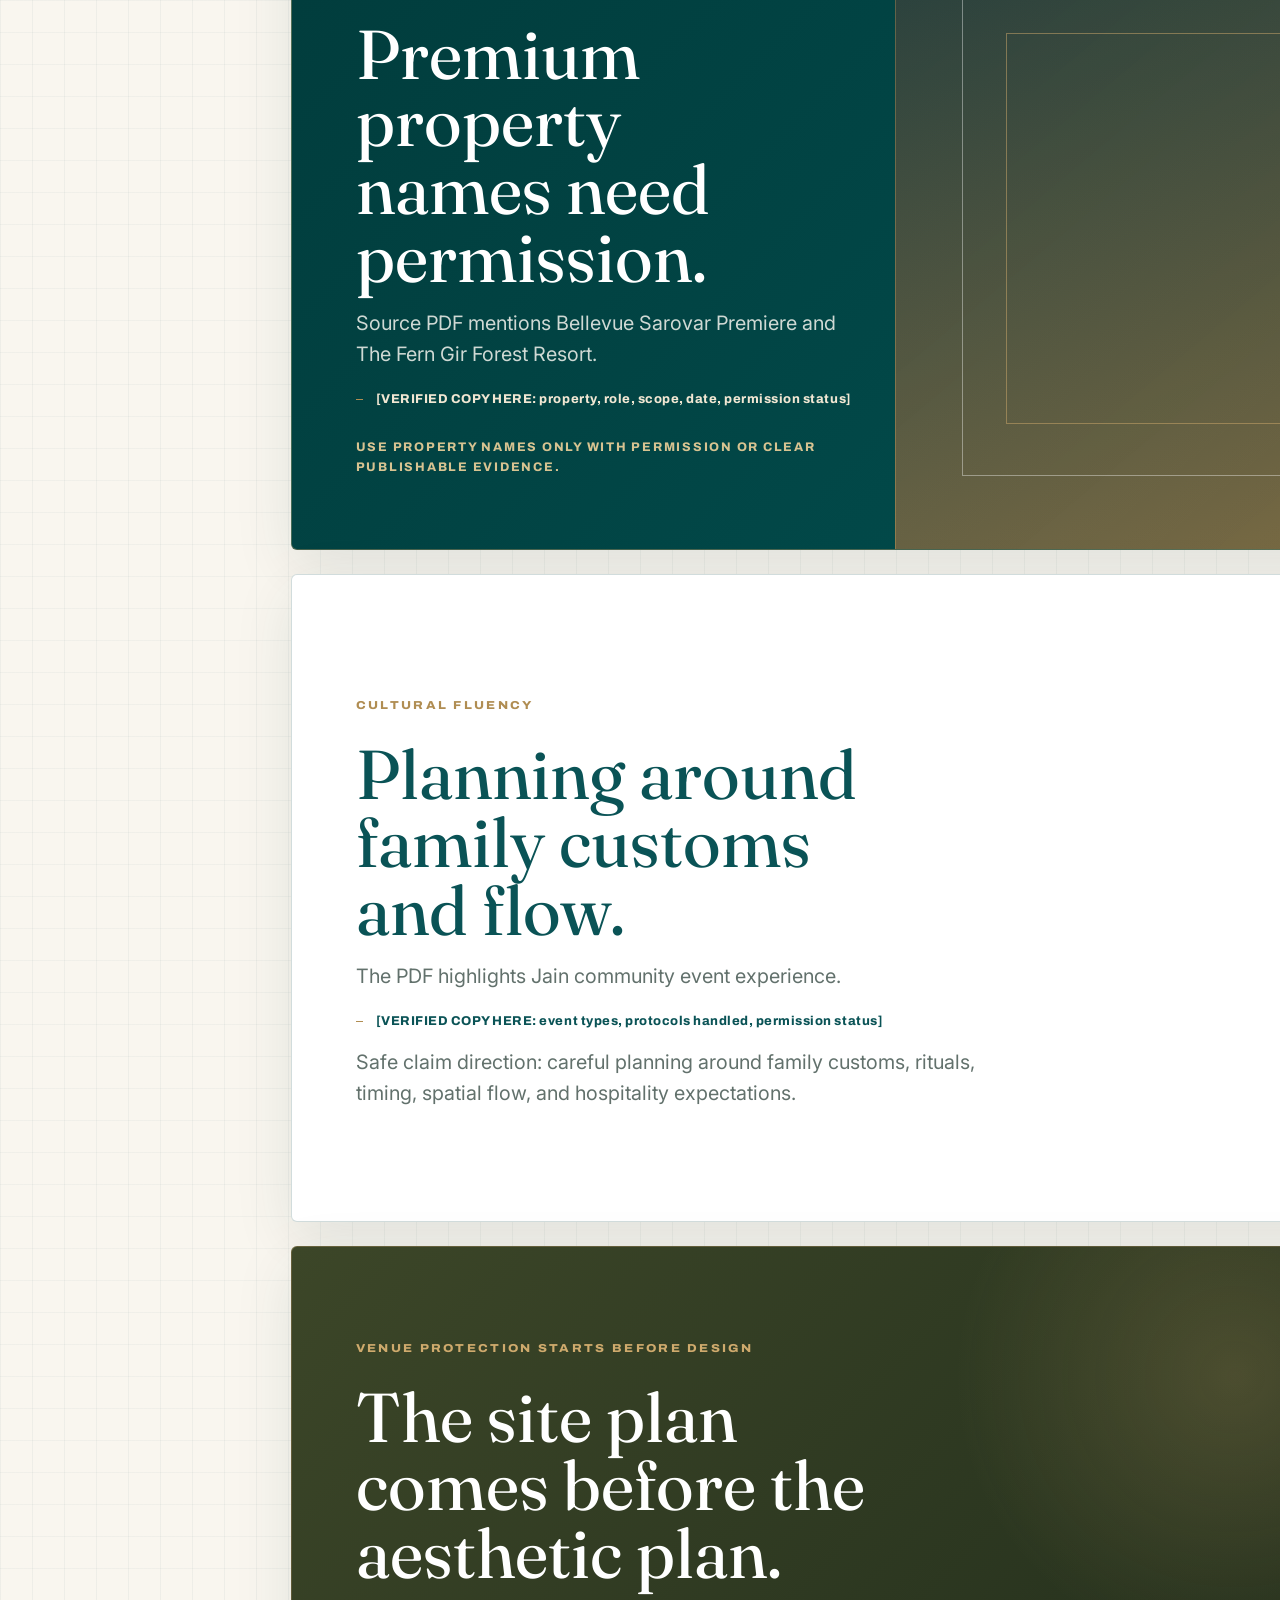
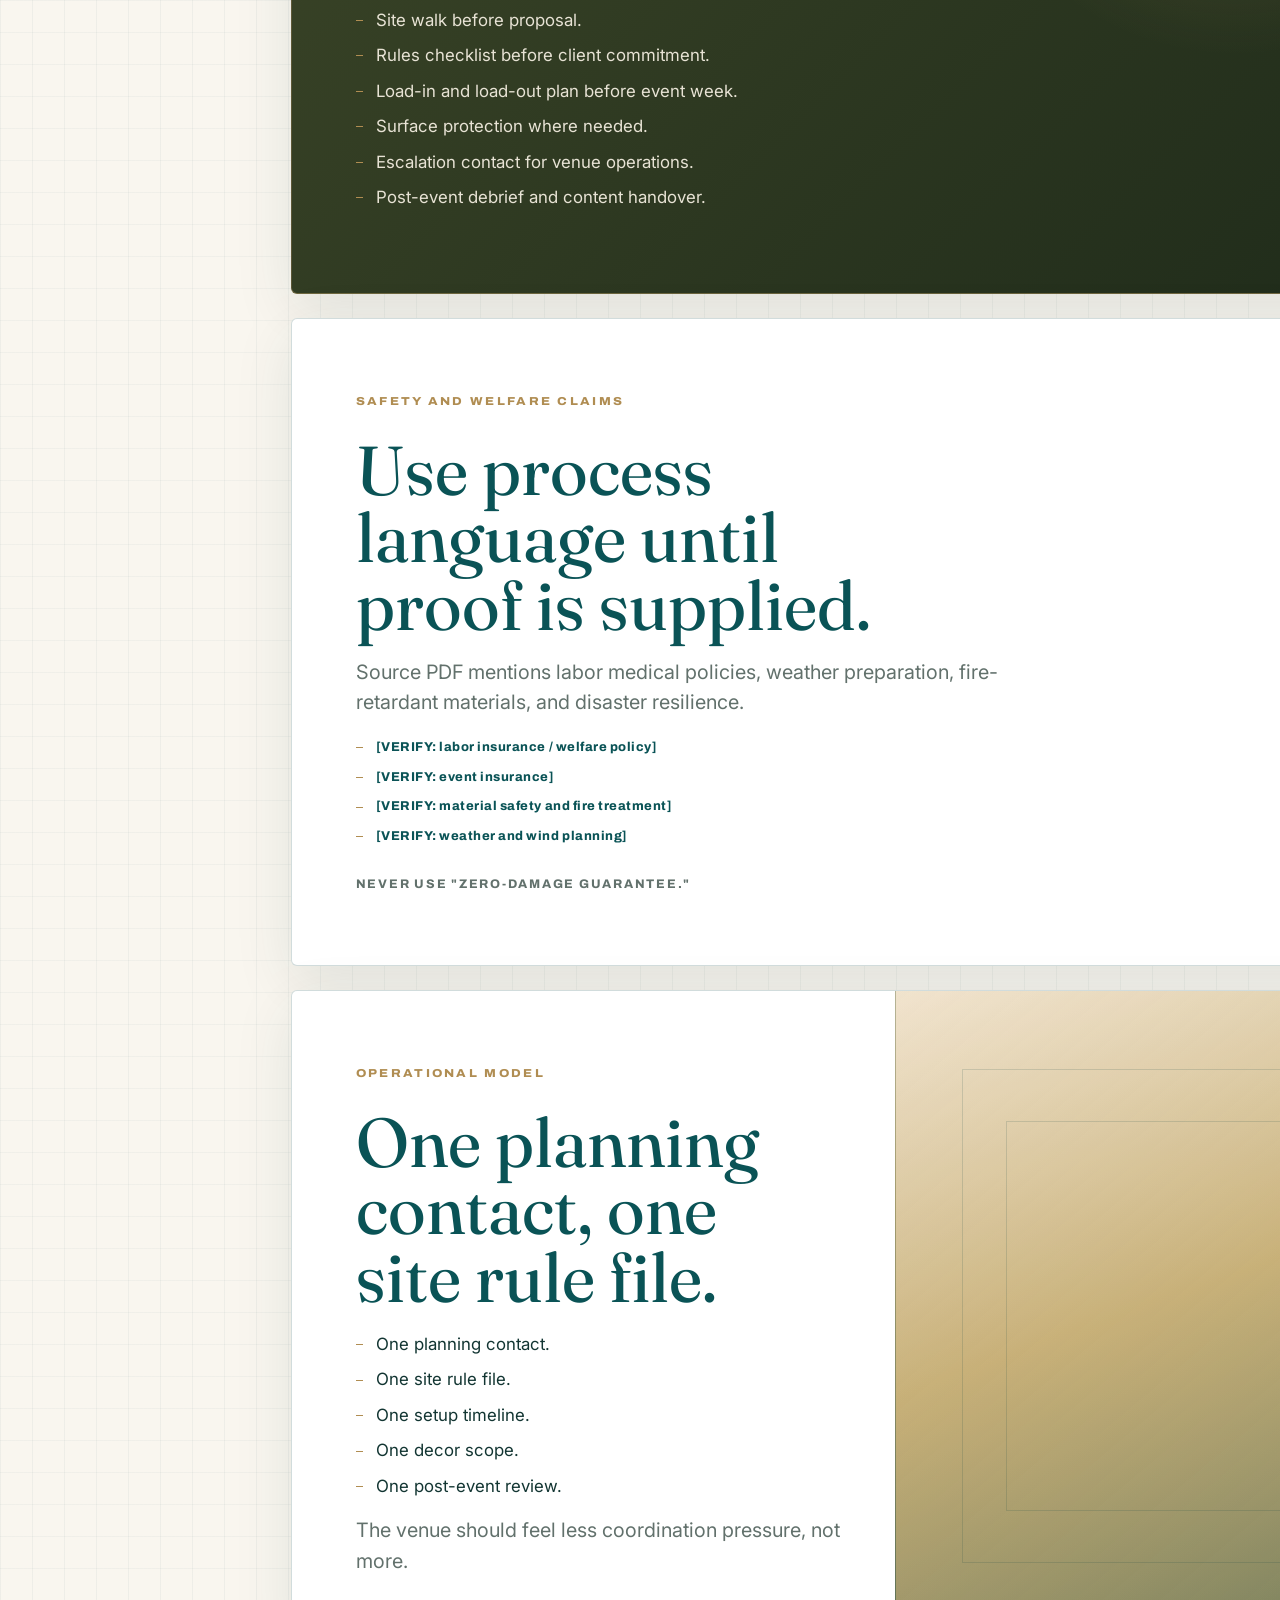
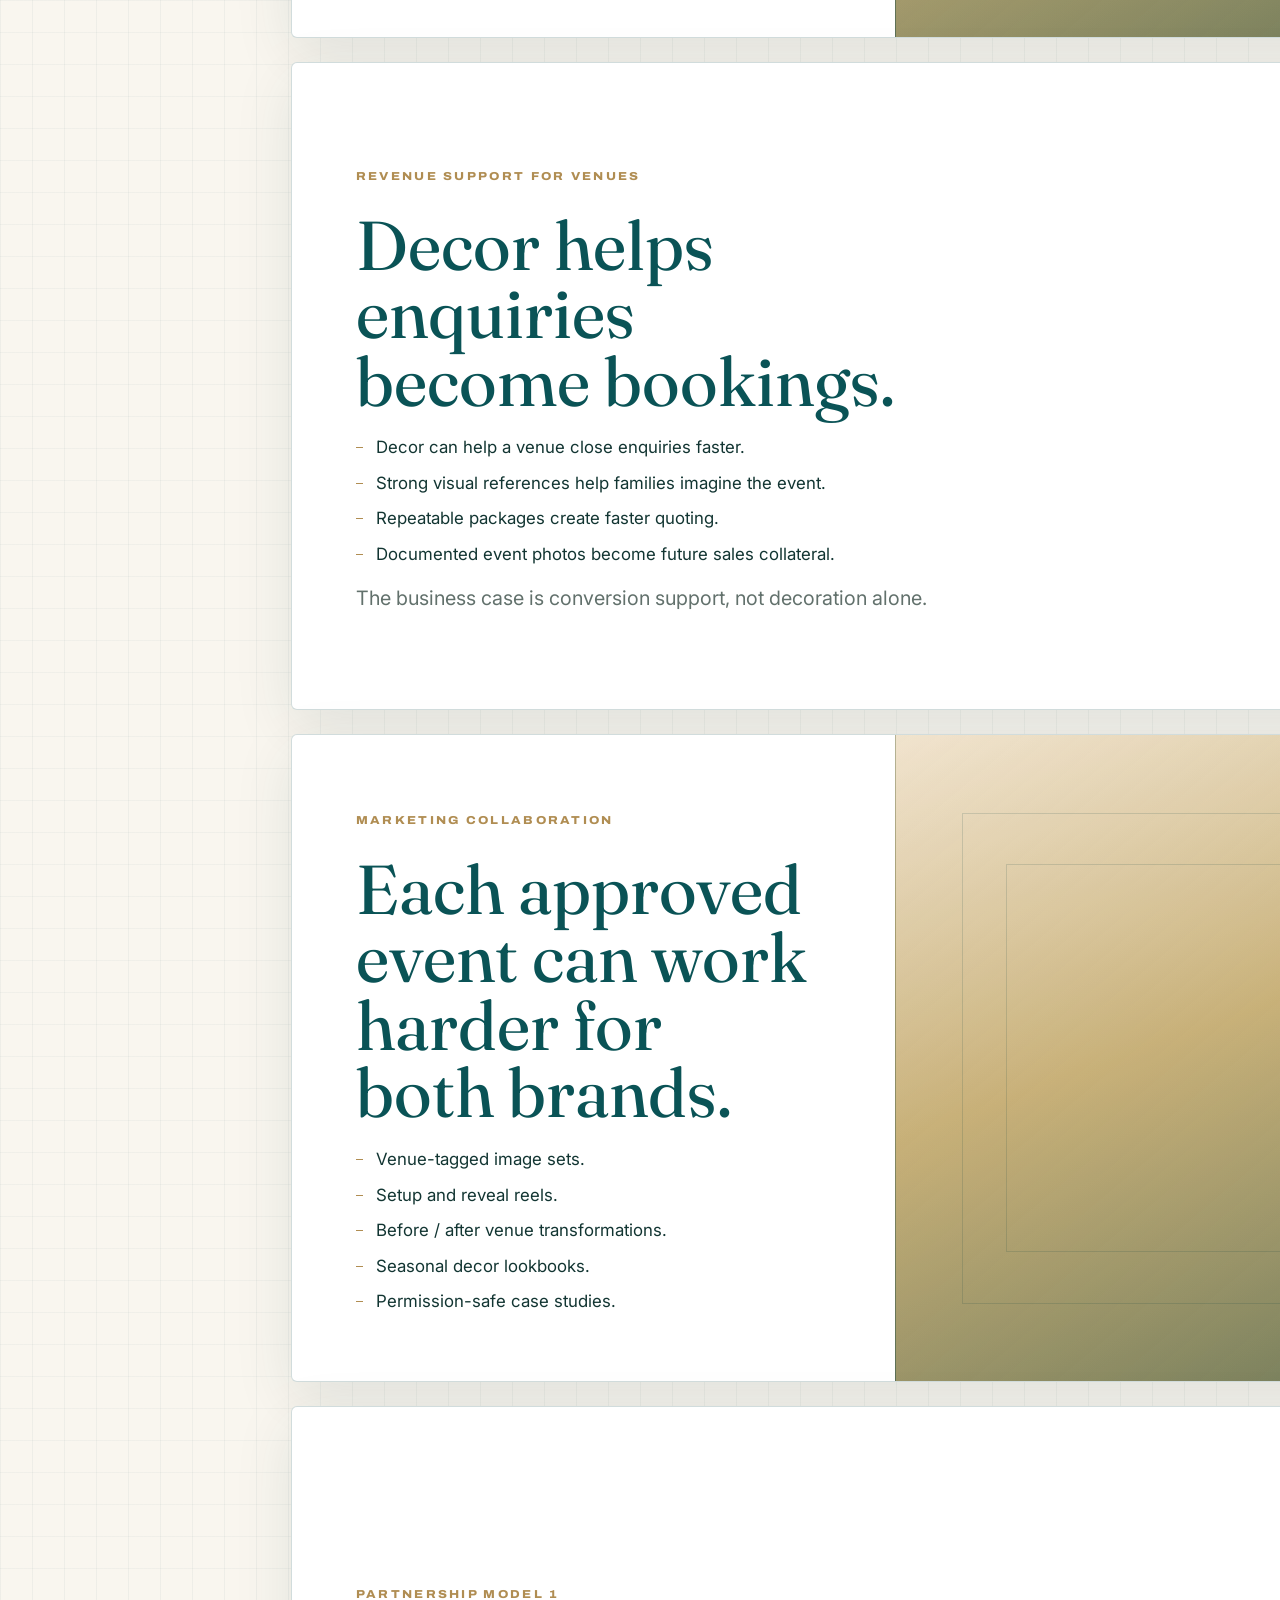
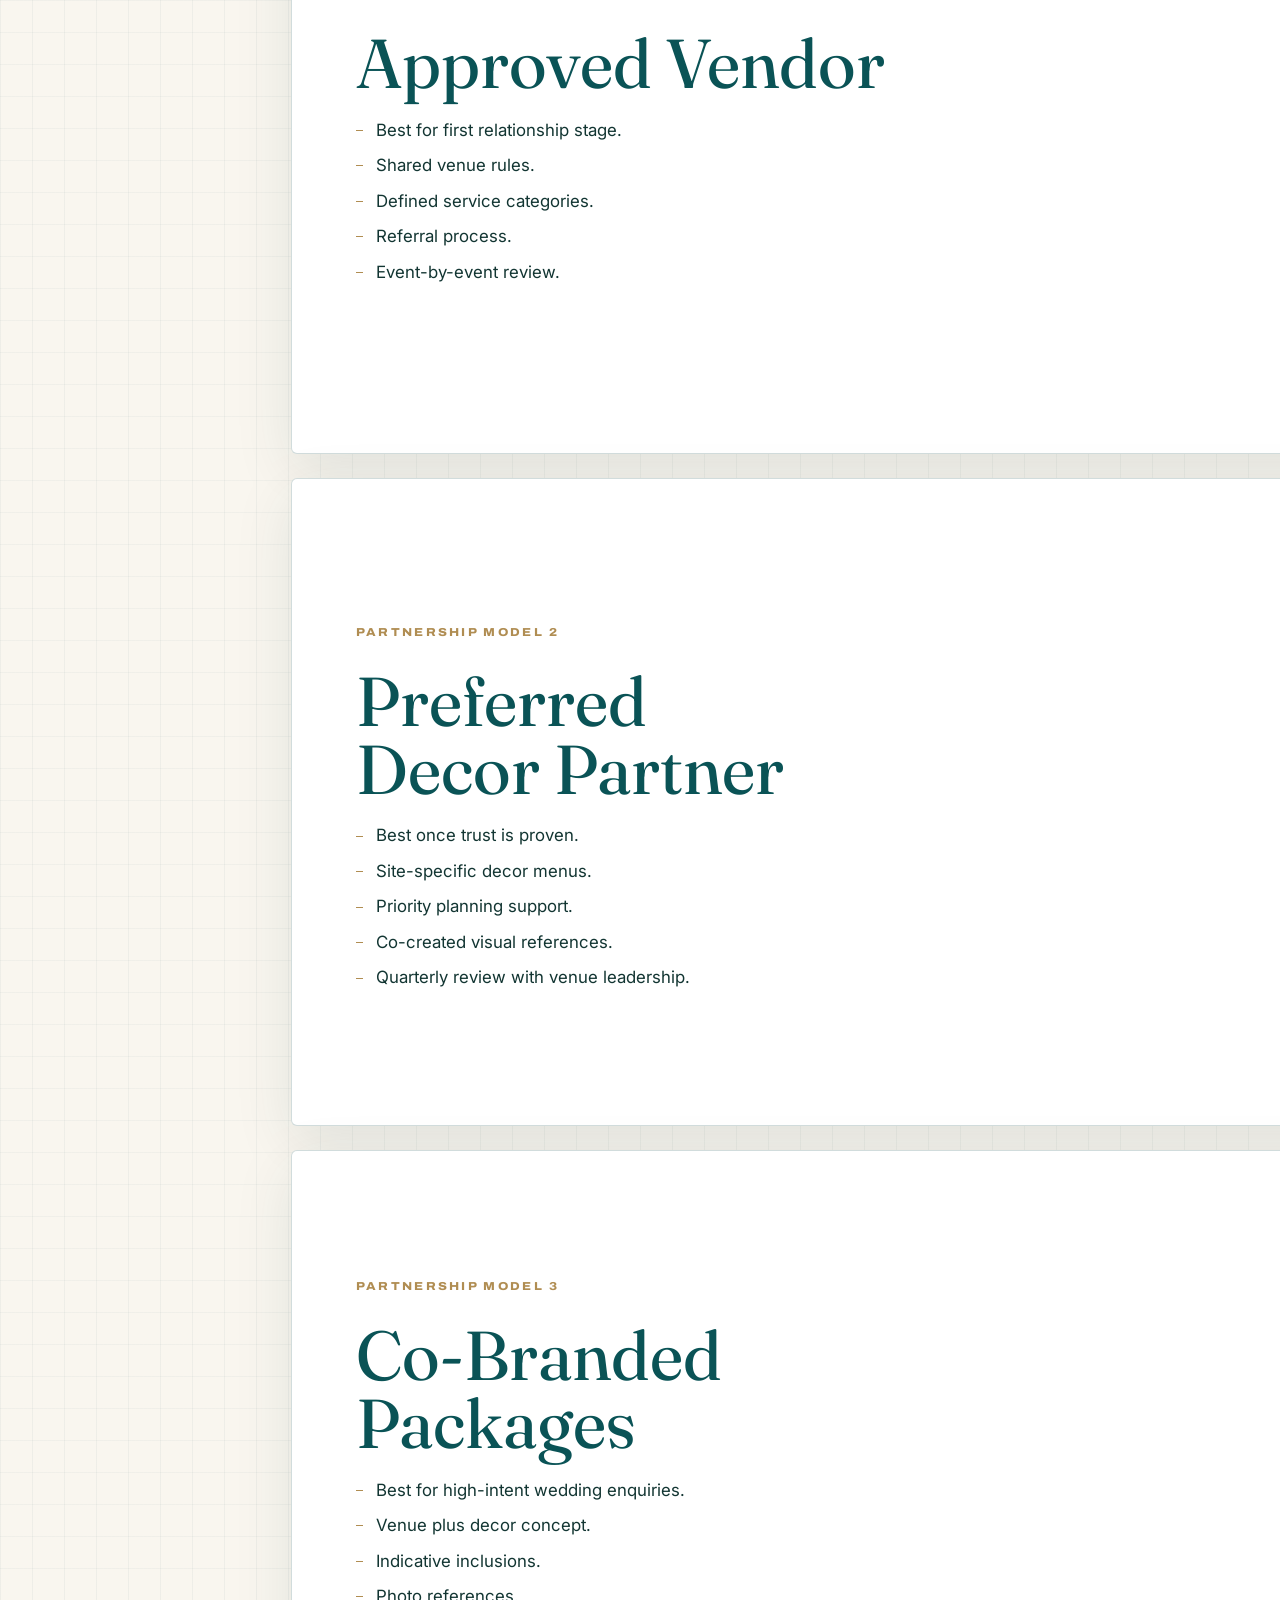
<file: venue-partnership-deck.html>
<!DOCTYPE html>
<html lang="en">
<head>
  <meta charset="UTF-8">
  <meta name="viewport" content="width=device-width, initial-scale=1.0">
  <title>J.Vardhan Venue Partnership Deck</title>
  <meta name="description" content="Venue, resort and hotel partnership profile for J.Vardhan Luxe Events.">
  <link rel="icon" type="image/png" href="assets/lion-gold.png">
  <link rel="preconnect" href="https://fonts.googleapis.com">
  <link rel="preconnect" href="https://fonts.gstatic.com" crossorigin>
  <link href="https://fonts.googleapis.com/css2?family=Archivo:wdth,wght@62..125,400..900&family=Fraunces:ital,opsz,wght@0,9..144,300..700;1,9..144,300..700&family=Inter:wght@400;500;600;700&display=swap" rel="stylesheet">
  <style>
    :root {
      --ivory: #F9F6EF;
      --surface: #FFFFFF;
      --teal: #0A5356;
      --teal-deep: #013C3C;
      --teal-bright: #024E4E;
      --olive: #3C4628;
      --muted-olive: #6E7754;
      --gold: #CFAA6D;
      --gold-deep: #B08D52;
      --ink: #123532;
      --muted: #62716C;
      --line: rgba(1, 60, 60, .18);
      --soft-gold: rgba(207, 170, 109, .2);
      --font-display: "Fraunces", Georgia, serif;
      --font-sans: "Inter", "Segoe UI", system-ui, sans-serif;
      --font-label: "Archivo", Arial, sans-serif;
    }

    * { box-sizing: border-box; }
    html { scroll-behavior: smooth; }
    body {
      margin: 0;
      min-height: 100vh;
      background:
        linear-gradient(90deg, rgba(1, 60, 60, .045) 1px, transparent 1px),
        linear-gradient(180deg, rgba(1, 60, 60, .035) 1px, transparent 1px),
        var(--ivory);
      background-size: 32px 32px;
      color: var(--ink);
      font-family: var(--font-sans);
    }

    a { color: inherit; }

    .topbar {
      position: sticky;
      top: 0;
      z-index: 20;
      display: grid;
      grid-template-columns: minmax(0, 1fr) auto;
      gap: 1rem;
      align-items: center;
      padding: .72rem clamp(1rem, 3vw, 2rem);
      background: rgba(249, 246, 239, .88);
      border-bottom: 1px solid var(--line);
      backdrop-filter: blur(14px);
    }

    .brand {
      display: flex;
      align-items: center;
      gap: .65rem;
      min-width: 0;
      text-decoration: none;
    }

    .brand img {
      width: 34px;
      height: 30px;
      object-fit: contain;
      flex: 0 0 auto;
    }

    .wordmark {
      min-width: 0;
      color: var(--teal);
      font-family: var(--font-label);
      font-size: .88rem;
      font-stretch: 122%;
      font-weight: 800;
      letter-spacing: .14em;
      line-height: 1.05;
      overflow: hidden;
      text-overflow: ellipsis;
      white-space: nowrap;
    }

    .wordmark small {
      display: block;
      margin-top: .18rem;
      color: var(--gold-deep);
      font-size: .48rem;
      font-weight: 700;
      letter-spacing: .48em;
    }

    .actions {
      display: flex;
      gap: .5rem;
      align-items: center;
      justify-content: flex-end;
      flex-wrap: wrap;
    }

    .btn {
      border: 1px solid var(--line);
      border-radius: 3px;
      background: rgba(255, 255, 255, .72);
      color: var(--teal);
      cursor: pointer;
      display: inline-flex;
      align-items: center;
      justify-content: center;
      min-height: 38px;
      padding: .62rem .85rem;
      font-family: var(--font-label);
      font-size: .65rem;
      font-weight: 800;
      letter-spacing: .14em;
      text-decoration: none;
      text-transform: uppercase;
    }

    .btn.primary {
      border-color: transparent;
      background: var(--gold);
      color: #073332;
    }

    .btn.icon {
      width: 40px;
      padding: 0;
      font-size: 1rem;
      letter-spacing: 0;
    }

    .deck-shell {
      display: grid;
      grid-template-columns: 228px minmax(0, 1fr);
      gap: clamp(1rem, 2.4vw, 2rem);
      max-width: 1500px;
      margin: 0 auto;
      padding: clamp(1rem, 2.6vw, 2rem);
    }

    .rail {
      position: sticky;
      top: 76px;
      height: calc(100vh - 96px);
      overflow: auto;
      padding-right: .35rem;
    }

    .rail-list {
      display: grid;
      gap: .45rem;
      margin: 0;
      padding: 0;
      list-style: none;
    }

    .rail a {
      display: grid;
      grid-template-columns: 2.4rem minmax(0, 1fr);
      gap: .6rem;
      align-items: baseline;
      min-height: 44px;
      padding: .65rem .7rem;
      border: 1px solid transparent;
      border-radius: 4px;
      color: var(--muted);
      font-size: .78rem;
      line-height: 1.25;
      text-decoration: none;
    }

    .rail a:hover,
    .rail a:focus-visible,
    .rail a.active {
      border-color: var(--soft-gold);
      background: rgba(255, 255, 255, .72);
      color: var(--teal);
      outline: 0;
    }

    .rail-num {
      color: var(--gold-deep);
      font-family: var(--font-label);
      font-size: .62rem;
      font-weight: 800;
      letter-spacing: .12em;
    }

    .slides {
      display: grid;
      gap: clamp(1rem, 2vw, 1.5rem);
    }

    .slide {
      position: relative;
      display: grid;
      min-height: min(72vh, 760px);
      aspect-ratio: 16 / 9;
      overflow: hidden;
      border: 1px solid var(--line);
      border-radius: 6px;
      background: var(--surface);
      box-shadow: 0 18px 60px rgba(1, 60, 60, .1);
      isolation: isolate;
    }

    .slide.dark {
      border-color: rgba(207, 170, 109, .34);
      background:
        radial-gradient(circle at 86% 14%, rgba(207, 170, 109, .18), transparent 28%),
        linear-gradient(135deg, var(--teal-deep), var(--teal-bright));
      color: #E8E3D5;
    }

    .slide.olive {
      border-color: rgba(207, 170, 109, .34);
      background:
        radial-gradient(circle at 82% 20%, rgba(207, 170, 109, .2), transparent 26%),
        linear-gradient(135deg, var(--olive), #1F2B1A);
      color: #E8E3D5;
    }

    .slide.split {
      grid-template-columns: minmax(0, 1.05fr) minmax(280px, .95fr);
    }

    .slide-content {
      position: relative;
      z-index: 2;
      display: grid;
      align-content: center;
      gap: 1.05rem;
      padding: clamp(2rem, 5vw, 4.4rem);
    }

    .slide.split .slide-content {
      padding-right: clamp(1.5rem, 3vw, 3rem);
    }

    .visual {
      position: relative;
      min-height: 100%;
      border-left: 1px solid rgba(207, 170, 109, .24);
      background:
        linear-gradient(140deg, rgba(249, 246, 239, .08), transparent),
        linear-gradient(160deg, #102E2D, #7D6C43);
    }

    .visual.light {
      border-left-color: var(--line);
      background:
        linear-gradient(140deg, rgba(207, 170, 109, .18), transparent),
        linear-gradient(160deg, #F8F0E3, #C7B17A 48%, #6F7A5A);
    }

    .visual::before,
    .visual::after {
      content: "";
      position: absolute;
      inset: 12%;
      border: 1px solid rgba(255, 255, 255, .38);
    }

    .visual.light::before,
    .visual.light::after {
      border-color: rgba(1, 60, 60, .14);
    }

    .visual::after {
      inset: 20%;
      border-color: rgba(207, 170, 109, .5);
    }

    .logo-sample {
      display: grid;
      place-items: center;
      padding: clamp(1.5rem, 4vw, 3rem);
      background: #fff;
    }

    .logo-sample img {
      width: min(92%, 620px);
      max-height: 75%;
      object-fit: contain;
    }

    .eyebrow {
      color: var(--gold-deep);
      font-family: var(--font-label);
      font-size: clamp(.58rem, 1vw, .72rem);
      font-stretch: 112%;
      font-weight: 800;
      letter-spacing: .2em;
      line-height: 1.2;
      text-transform: uppercase;
    }

    .dark .eyebrow,
    .olive .eyebrow {
      color: var(--gold);
    }

    h1,
    h2 {
      margin: 0;
      color: var(--teal);
      font-family: var(--font-display);
      font-weight: 430;
      letter-spacing: 0;
      line-height: .98;
      text-wrap: balance;
    }

    h1 {
      max-width: 10.5ch;
      font-size: clamp(3rem, 8vw, 7.3rem);
    }

    h2 {
      max-width: 13ch;
      font-size: clamp(2.1rem, 5.4vw, 5rem);
    }

    .dark h1,
    .dark h2,
    .olive h1,
    .olive h2 {
      color: #fff;
    }

    .subhead {
      max-width: 56ch;
      margin: 0;
      color: var(--muted);
      font-size: clamp(1rem, 1.55vw, 1.35rem);
      line-height: 1.55;
    }

    .dark .subhead,
    .olive .subhead {
      color: #CFD9D4;
    }

    .kicker {
      color: var(--muted);
      font-family: var(--font-label);
      font-size: clamp(.65rem, 1vw, .78rem);
      font-weight: 760;
      letter-spacing: .14em;
      line-height: 1.6;
      text-transform: uppercase;
    }

    .dark .kicker,
    .olive .kicker {
      color: #D7C391;
    }

    .hairline {
      width: min(140px, 28vw);
      height: 1px;
      background: var(--gold);
    }

    .body-list,
    .verify-list {
      display: grid;
      gap: .7rem;
      margin: .2rem 0 0;
      padding: 0;
      list-style: none;
      max-width: 64ch;
    }

    .body-list li,
    .verify-list li {
      position: relative;
      padding-left: 1.25rem;
      color: var(--ink);
      font-size: clamp(.95rem, 1.32vw, 1.18rem);
      line-height: 1.44;
    }

    .body-list li::before,
    .verify-list li::before {
      content: "";
      position: absolute;
      left: 0;
      top: .72em;
      width: .45rem;
      height: 1px;
      background: var(--gold-deep);
    }

    .dark .body-list li,
    .dark .verify-list li,
    .olive .body-list li,
    .olive .verify-list li {
      color: #E8E3D5;
    }

    .verify-list li {
      color: var(--teal);
      font-family: var(--font-label);
      font-size: clamp(.78rem, 1vw, .94rem);
      font-weight: 760;
      letter-spacing: .04em;
    }

    .dark .verify-list li,
    .olive .verify-list li {
      color: #F1E7D3;
    }

    .chip-grid {
      display: flex;
      flex-wrap: wrap;
      gap: .65rem;
      max-width: 64ch;
    }

    .chip {
      border: 1px solid var(--soft-gold);
      border-radius: 999px;
      padding: .52rem .78rem;
      background: rgba(255, 255, 255, .5);
      color: var(--teal);
      font-family: var(--font-label);
      font-size: clamp(.62rem, .88vw, .78rem);
      font-weight: 800;
      letter-spacing: .09em;
      text-transform: uppercase;
    }

    .dark .chip,
    .olive .chip {
      background: rgba(255, 255, 255, .06);
      color: #F3EBD9;
    }

    .model-grid {
      display: grid;
      grid-template-columns: repeat(3, minmax(0, 1fr));
      gap: .9rem;
      margin-top: .3rem;
    }

    .model {
      border: 1px solid var(--line);
      border-radius: 5px;
      padding: 1.1rem;
      background: rgba(255, 255, 255, .64);
    }

    .model.recommended {
      border-color: var(--gold);
      box-shadow: inset 0 0 0 1px rgba(207, 170, 109, .22);
    }

    .model strong {
      display: block;
      margin-bottom: .55rem;
      color: var(--teal);
      font-family: var(--font-display);
      font-size: clamp(1.1rem, 1.5vw, 1.45rem);
      font-weight: 450;
      line-height: 1.1;
    }

    .model span {
      display: block;
      color: var(--muted);
      font-size: clamp(.82rem, 1vw, .94rem);
      line-height: 1.45;
    }

    .dark .model,
    .olive .model {
      border-color: rgba(207, 170, 109, .32);
      background: rgba(255, 255, 255, .06);
    }

    .dark .model strong,
    .olive .model strong {
      color: #fff;
    }

    .dark .model span,
    .olive .model span {
      color: #C7D2CC;
    }

    .big-number {
      display: flex;
      gap: 1.2rem;
      align-items: flex-end;
      margin-bottom: .6rem;
    }

    .big-number b {
      color: var(--gold);
      font-family: var(--font-display);
      font-size: clamp(4.5rem, 12vw, 11rem);
      font-weight: 360;
      letter-spacing: 0;
      line-height: .75;
    }

    .big-number span {
      color: var(--muted);
      font-family: var(--font-label);
      font-size: clamp(.7rem, 1vw, .82rem);
      font-weight: 800;
      letter-spacing: .18em;
      line-height: 1.45;
      text-transform: uppercase;
    }

    .dark .big-number span,
    .olive .big-number span {
      color: #D7C391;
    }

    .footer-mark {
      position: absolute;
      right: clamp(1rem, 3vw, 2rem);
      bottom: clamp(1rem, 3vw, 2rem);
      color: var(--muted);
      font-family: var(--font-label);
      font-size: .62rem;
      font-weight: 800;
      letter-spacing: .16em;
      text-transform: uppercase;
    }

    .dark .footer-mark,
    .olive .footer-mark {
      color: rgba(232, 227, 213, .58);
    }

    .slide-logo {
      position: absolute;
      top: clamp(1rem, 2vw, 1.6rem);
      right: clamp(1rem, 2vw, 1.6rem);
      width: clamp(36px, 5vw, 64px);
      height: clamp(32px, 4.4vw, 56px);
      object-fit: contain;
      opacity: .95;
    }

    .cover-logo {
      width: clamp(80px, 11vw, 130px);
      height: auto;
      object-fit: contain;
    }

    @media (max-width: 980px) {
      .deck-shell {
        display: block;
      }

      .rail {
        position: relative;
        top: auto;
        height: auto;
        margin-bottom: 1rem;
        overflow: visible;
      }

      .rail-list {
        display: flex;
        overflow-x: auto;
        padding-bottom: .3rem;
      }

      .rail a {
        min-width: 210px;
      }
    }

    @media (max-width: 720px) {
      .topbar {
        grid-template-columns: 1fr;
      }

      .actions {
        justify-content: flex-start;
      }

      .slide,
      .slide.split {
        display: block;
        min-height: auto;
        aspect-ratio: auto;
      }

      .visual,
      .logo-sample {
        min-height: 320px;
        border-left: 0;
        border-top: 1px solid var(--line);
      }

      .model-grid {
        grid-template-columns: 1fr;
      }

      .slide-content {
        min-height: 520px;
      }
    }

    @media print {
      body {
        background: #fff;
      }

      .topbar,
      .rail {
        display: none;
      }

      .deck-shell {
        display: block;
        max-width: none;
        padding: 0;
      }

      .slides {
        display: block;
      }

      .slide {
        width: 100vw;
        min-height: 56.25vw;
        page-break-after: always;
        break-after: page;
        border: 0;
        border-radius: 0;
        box-shadow: none;
      }
    }
  </style>
</head>
<body>
  <header class="topbar">
    <a class="brand" href="index.html">
      <img src="assets/lion-gold.png" alt="">
      <span class="wordmark">J.VARDHAN<small>LUXE EVENTS</small></span>
    </a>
    <div class="actions">
      <a class="btn" href="index.html#decks">Site</a>
      <a class="btn" href="https://gamma.app/docs/9ws64c6b9m5v5as" rel="noopener">Gamma</a>
      <a class="btn" href="assets/decks/JVARDHAN-LUXE-EVENTS-B2B-venue-partnership.pptx">PPTX</a>
      <button class="btn icon" type="button" data-prev aria-label="Previous slide">&#8592;</button>
      <button class="btn icon" type="button" data-next aria-label="Next slide">&#8594;</button>
      <button class="btn primary" type="button" onclick="window.print()">PDF</button>
    </div>
  </header>

  <main class="deck-shell">
    <nav class="rail" aria-label="Deck slides">
      <ol class="rail-list">
        <li><a href="#s1"><span class="rail-num">01</span><span>Cover</span></a></li>
        <li><a href="#s2"><span class="rail-num">02</span><span>Why This Exists</span></a></li>
        <li><a href="#s3"><span class="rail-num">03</span><span>Owner Problem</span></a></li>
        <li><a href="#s4"><span class="rail-num">04</span><span>Promise</span></a></li>
        <li><a href="#s5"><span class="rail-num">05</span><span>Proof Guardrail</span></a></li>
        <li><a href="#s6"><span class="rail-num">06</span><span>Credibility Story</span></a></li>
        <li><a href="#s7"><span class="rail-num">07</span><span>Region</span></a></li>
        <li><a href="#s8"><span class="rail-num">08</span><span>Venue Value</span></a></li>
        <li><a href="#s9"><span class="rail-num">09</span><span>Design Scope</span></a></li>
        <li><a href="#s10"><span class="rail-num">10</span><span>Flower Advantage</span></a></li>
        <li><a href="#s11"><span class="rail-num">11</span><span>Inventory</span></a></li>
        <li><a href="#s12"><span class="rail-num">12</span><span>Setup Proof</span></a></li>
        <li><a href="#s13"><span class="rail-num">13</span><span>Hotel Proof</span></a></li>
        <li><a href="#s14"><span class="rail-num">14</span><span>Cultural Scale</span></a></li>
        <li><a href="#s15"><span class="rail-num">15</span><span>Premium Properties</span></a></li>
        <li><a href="#s16"><span class="rail-num">16</span><span>Cultural Fluency</span></a></li>
        <li><a href="#s17"><span class="rail-num">17</span><span>Venue Protection</span></a></li>
        <li><a href="#s18"><span class="rail-num">18</span><span>Safety Claims</span></a></li>
        <li><a href="#s19"><span class="rail-num">19</span><span>Operating Model</span></a></li>
        <li><a href="#s20"><span class="rail-num">20</span><span>Revenue Support</span></a></li>
        <li><a href="#s21"><span class="rail-num">21</span><span>Marketing</span></a></li>
        <li><a href="#s22"><span class="rail-num">22</span><span>Approved Vendor</span></a></li>
        <li><a href="#s23"><span class="rail-num">23</span><span>Preferred Partner</span></a></li>
        <li><a href="#s24"><span class="rail-num">24</span><span>Co-Branded Packages</span></a></li>
        <li><a href="#s25"><span class="rail-num">25</span><span>Pilot</span></a></li>
        <li><a href="#s26"><span class="rail-num">26</span><span>Outreach</span></a></li>
        <li><a href="#s27"><span class="rail-num">27</span><span>Logo Sample</span></a></li>
        <li><a href="#s28"><span class="rail-num">28</span><span>Logo Direction</span></a></li>
        <li><a href="#s29"><span class="rail-num">29</span><span>Venue Needs</span></a></li>
        <li><a href="#s30"><span class="rail-num">30</span><span>Next Step</span></a></li>
      </ol>
    </nav>

    <section class="slides" aria-label="Venue partnership presentation">
      <article class="slide dark split" id="s1">
        <div class="slide-content">
          <img class="cover-logo" src="assets/lion-gold.png" alt="">
          <p class="eyebrow">Resort, Hotel & Venue Partnership Profile</p>
          <h1>J.Vardhan Luxe Events</h1>
          <div class="hairline"></div>
          <p class="subhead">Wedding Design | Floral Styling | Mandap & Event Production</p>
          <p class="kicker">Working brand only. Legacy connection: Mali Mukesh Wedding Planning & Decoration.</p>
        </div>
        <div class="visual" aria-hidden="true"></div>
        <span class="footer-mark">01 / 30</span>
      </article>

      <article class="slide" id="s2">
        <img class="slide-logo" src="assets/lion-gold.png" alt="">
        <div class="slide-content">
          <p class="eyebrow">Why this deck exists</p>
          <h2>Premium venues do not need another decorator list.</h2>
          <p class="subhead">They need a reliable production partner who helps them sell celebrations faster, protect their property, and deliver repeatable guest experience.</p>
          <p class="kicker">This draft converts the long pitch PDF into a sharper venue-owner presentation.</p>
        </div>
        <span class="footer-mark">02 / 30</span>
      </article>

      <article class="slide split" id="s3">
        <div class="slide-content">
          <p class="eyebrow">The venue owner's problem</p>
          <h2>Decor decisions create operational pressure.</h2>
          <ul class="body-list">
            <li>Families ask for decor before they commit.</li>
            <li>Unvetted vendors create coordination pressure.</li>
            <li>Setup and teardown delays affect the next booking.</li>
            <li>Property damage risk sits with the venue team.</li>
            <li>The venue's visual promise depends on outside execution.</li>
          </ul>
        </div>
        <div class="visual light" aria-hidden="true"></div>
        <span class="footer-mark">03 / 30</span>
      </article>

      <article class="slide olive" id="s4">
        <div class="slide-content">
          <p class="eyebrow">The partnership promise</p>
          <h2>We become the decor and production layer that understands your venue rules.</h2>
          <p class="subhead">We prepare site-specific options for mandaps, entrances, receptions, pathways, florals, lighting, and guest flow.</p>
          <p class="subhead">Your team stays focused on hospitality, F&B, rooms, and service.</p>
        </div>
        <span class="footer-mark">04 / 30</span>
      </article>

      <article class="slide dark" id="s5">
        <div class="slide-content">
          <p class="eyebrow">Proof must be earned</p>
          <h2>Strong claims stay marked until verified.</h2>
          <p class="subhead">The source PDF mentions strong proof points, but every one needs verification before it is published.</p>
          <ul class="verify-list">
            <li>[VERIFY: years in business]</li>
            <li>[VERIFY: origin as early / first real-flower shop in Junagadh]</li>
            <li>[VERIFY: venue and hotel work]</li>
            <li>[VERIFY: major private, cultural, and community events]</li>
          </ul>
        </div>
        <span class="footer-mark">05 / 30</span>
      </article>

      <article class="slide" id="s6">
        <div class="slide-content">
          <p class="eyebrow">Working credibility story</p>
          <h2>From local flowers into full event production.</h2>
          <ul class="body-list">
            <li>From a local floral business into full event production.</li>
            <li>From flowers and garlands into mandaps, stages, entrances, lighting, and execution planning.</li>
            <li>From Junagadh and Bhavnath into a wider Saurashtra and Gujarat opportunity.</li>
          </ul>
          <p class="kicker">Keep this story humble until dates and proof are confirmed.</p>
        </div>
        <span class="footer-mark">06 / 30</span>
      </article>

      <article class="slide split" id="s7">
        <div class="slide-content">
          <p class="eyebrow">Geographic base and expansion</p>
          <h2>Saurashtra base, Gujarat opportunity.</h2>
          <p class="kicker">Current and mentioned operating region</p>
          <div class="chip-grid">
            <span class="chip">Junagadh</span>
            <span class="chip">Bhavnath</span>
            <span class="chip">Sasan Gir</span>
            <span class="chip">Chorwad</span>
            <span class="chip">Wider Saurashtra</span>
          </div>
          <p class="kicker">Future business focus: Surat and premium Gujarat venue markets. Do not imply coverage beyond evidence.</p>
        </div>
        <div class="visual light" aria-hidden="true"></div>
        <span class="footer-mark">07 / 30</span>
      </article>

      <article class="slide olive" id="s8">
        <div class="slide-content">
          <p class="eyebrow">Venue value in one line</p>
          <h2>Better response. Cleaner coordination. Less friction.</h2>
          <div class="chip-grid">
            <span class="chip">Better decor response</span>
            <span class="chip">Cleaner coordination</span>
            <span class="chip">Faster setup planning</span>
            <span class="chip">Stronger guest-facing presentation</span>
            <span class="chip">More sales content</span>
            <span class="chip">Less operational friction</span>
          </div>
        </div>
        <span class="footer-mark">08 / 30</span>
      </article>

      <article class="slide split" id="s9">
        <div class="slide-content">
          <p class="eyebrow">What we can design around</p>
          <h2>Every major guest-facing moment.</h2>
          <ul class="body-list">
            <li>Mandaps and ceremony structures</li>
            <li>Entrance gates and toran-style arrivals</li>
            <li>Reception stages and lighting</li>
            <li>Floral walls, garlands, pathways, and centerpieces</li>
            <li>Traditional, modern, and luxury decor worlds</li>
            <li>Inventory-led packages after verification</li>
          </ul>
        </div>
        <div class="visual light" aria-hidden="true"></div>
        <span class="footer-mark">09 / 30</span>
      </article>

      <article class="slide" id="s10">
        <div class="slide-content">
          <p class="eyebrow">Flower advantage</p>
          <h2>If proven, flowers become an operational advantage.</h2>
          <ul class="verify-list">
            <li>[VERIFY: direct farm access or flower farm ownership]</li>
            <li>[VERIFY: flower varieties and seasonality]</li>
            <li>[VERIFY: storage, freshness, sourcing, and backup suppliers]</li>
          </ul>
          <p class="subhead">If proven, this becomes a practical advantage: freshness, speed, customization, availability, and cost control.</p>
        </div>
        <span class="footer-mark">10 / 30</span>
      </article>

      <article class="slide" id="s11">
        <div class="slide-content">
          <p class="eyebrow">Inventory advantage pending verification</p>
          <h2>Documented inventory turns beauty into repeatability.</h2>
          <ul class="verify-list">
            <li>[VERIFY: owned mandap structures]</li>
            <li>[VERIFY: stages, backdrops, gates, lighting, props, seating, floral structures]</li>
            <li>[VERIFY: quantities, condition, transport needs, setup times]</li>
          </ul>
          <p class="subhead">Once documented, inventory turns the pitch from "beautiful decor" into "repeatable production capability."</p>
        </div>
        <span class="footer-mark">11 / 30</span>
      </article>

      <article class="slide dark split" id="s12">
        <div class="slide-content">
          <p class="eyebrow">Case proof placeholder</p>
          <h2>Compressed setup claim stays locked.</h2>
          <p class="subhead">Source PDF mentions a major Chorwad private function and a compressed setup timeline.</p>
          <ul class="verify-list">
            <li>[VERIFIED COPY HERE: event, role, timeline, scope, permission status]</li>
          </ul>
          <p class="kicker">Use only if evidence confirms exact role, client permission, date, and documented setup window.</p>
        </div>
        <div class="visual" aria-hidden="true"></div>
        <span class="footer-mark">12 / 30</span>
      </article>

      <article class="slide dark split" id="s13">
        <div class="slide-content">
          <p class="eyebrow">Case proof placeholder</p>
          <h2>Hotel relationship needs written clarity.</h2>
          <p class="subhead">Source PDF mentions Ashopalav Hotel, Bhavnath.</p>
          <ul class="verify-list">
            <li>[VERIFIED COPY HERE: relationship type, scope, dates, permission status]</li>
          </ul>
          <p class="kicker">Do not use "exclusive" unless a written agreement confirms it.</p>
        </div>
        <div class="visual" aria-hidden="true"></div>
        <span class="footer-mark">13 / 30</span>
      </article>

      <article class="slide dark split" id="s14">
        <div class="slide-content">
          <p class="eyebrow">Case proof placeholder</p>
          <h2>Cultural event scale needs exact role.</h2>
          <p class="subhead">Source PDF mentions Mahashivratri at Bhavnath and Kirtidan Gadhvi Dayro at Ashopalav Hotel.</p>
          <ul class="verify-list">
            <li>[VERIFIED COPY HERE: event, role, scope, audience scale, date, permission status]</li>
          </ul>
          <p class="kicker">Do not imply main planner status if the business was a decorator, supplier, or subcontractor.</p>
        </div>
        <div class="visual" aria-hidden="true"></div>
        <span class="footer-mark">14 / 30</span>
      </article>

      <article class="slide dark split" id="s15">
        <div class="slide-content">
          <p class="eyebrow">Case proof placeholder</p>
          <h2>Premium property names need permission.</h2>
          <p class="subhead">Source PDF mentions Bellevue Sarovar Premiere and The Fern Gir Forest Resort.</p>
          <ul class="verify-list">
            <li>[VERIFIED COPY HERE: property, role, scope, date, permission status]</li>
          </ul>
          <p class="kicker">Use property names only with permission or clear publishable evidence.</p>
        </div>
        <div class="visual" aria-hidden="true"></div>
        <span class="footer-mark">15 / 30</span>
      </article>

      <article class="slide" id="s16">
        <div class="slide-content">
          <p class="eyebrow">Cultural fluency</p>
          <h2>Planning around family customs and flow.</h2>
          <p class="subhead">The PDF highlights Jain community event experience.</p>
          <ul class="verify-list">
            <li>[VERIFIED COPY HERE: event types, protocols handled, permission status]</li>
          </ul>
          <p class="subhead">Safe claim direction: careful planning around family customs, rituals, timing, spatial flow, and hospitality expectations.</p>
        </div>
        <span class="footer-mark">16 / 30</span>
      </article>

      <article class="slide olive" id="s17">
        <div class="slide-content">
          <p class="eyebrow">Venue protection starts before design</p>
          <h2>The site plan comes before the aesthetic plan.</h2>
          <ul class="body-list">
            <li>Site walk before proposal.</li>
            <li>Rules checklist before client commitment.</li>
            <li>Load-in and load-out plan before event week.</li>
            <li>Surface protection where needed.</li>
            <li>Escalation contact for venue operations.</li>
            <li>Post-event debrief and content handover.</li>
          </ul>
        </div>
        <span class="footer-mark">17 / 30</span>
      </article>

      <article class="slide" id="s18">
        <div class="slide-content">
          <p class="eyebrow">Safety and welfare claims</p>
          <h2>Use process language until proof is supplied.</h2>
          <p class="subhead">Source PDF mentions labor medical policies, weather preparation, fire-retardant materials, and disaster resilience.</p>
          <ul class="verify-list">
            <li>[VERIFY: labor insurance / welfare policy]</li>
            <li>[VERIFY: event insurance]</li>
            <li>[VERIFY: material safety and fire treatment]</li>
            <li>[VERIFY: weather and wind planning]</li>
          </ul>
          <p class="kicker">Never use "zero-damage guarantee."</p>
        </div>
        <span class="footer-mark">18 / 30</span>
      </article>

      <article class="slide split" id="s19">
        <div class="slide-content">
          <p class="eyebrow">Operational model</p>
          <h2>One planning contact, one site rule file.</h2>
          <ul class="body-list">
            <li>One planning contact.</li>
            <li>One site rule file.</li>
            <li>One setup timeline.</li>
            <li>One decor scope.</li>
            <li>One post-event review.</li>
          </ul>
          <p class="subhead">The venue should feel less coordination pressure, not more.</p>
        </div>
        <div class="visual light" aria-hidden="true"></div>
        <span class="footer-mark">19 / 30</span>
      </article>

      <article class="slide" id="s20">
        <div class="slide-content">
          <p class="eyebrow">Revenue support for venues</p>
          <h2>Decor helps enquiries become bookings.</h2>
          <ul class="body-list">
            <li>Decor can help a venue close enquiries faster.</li>
            <li>Strong visual references help families imagine the event.</li>
            <li>Repeatable packages create faster quoting.</li>
            <li>Documented event photos become future sales collateral.</li>
          </ul>
          <p class="subhead">The business case is conversion support, not decoration alone.</p>
        </div>
        <span class="footer-mark">20 / 30</span>
      </article>

      <article class="slide split" id="s21">
        <div class="slide-content">
          <p class="eyebrow">Marketing collaboration</p>
          <h2>Each approved event can work harder for both brands.</h2>
          <ul class="body-list">
            <li>Venue-tagged image sets.</li>
            <li>Setup and reveal reels.</li>
            <li>Before / after venue transformations.</li>
            <li>Seasonal decor lookbooks.</li>
            <li>Permission-safe case studies.</li>
          </ul>
        </div>
        <div class="visual light" aria-hidden="true"></div>
        <span class="footer-mark">21 / 30</span>
      </article>

      <article class="slide" id="s22">
        <div class="slide-content">
          <p class="eyebrow">Partnership model 1</p>
          <h2>Approved Vendor</h2>
          <ul class="body-list">
            <li>Best for first relationship stage.</li>
            <li>Shared venue rules.</li>
            <li>Defined service categories.</li>
            <li>Referral process.</li>
            <li>Event-by-event review.</li>
          </ul>
        </div>
        <span class="footer-mark">22 / 30</span>
      </article>

      <article class="slide" id="s23">
        <div class="slide-content">
          <p class="eyebrow">Partnership model 2</p>
          <h2>Preferred Decor Partner</h2>
          <ul class="body-list">
            <li>Best once trust is proven.</li>
            <li>Site-specific decor menus.</li>
            <li>Priority planning support.</li>
            <li>Co-created visual references.</li>
            <li>Quarterly review with venue leadership.</li>
          </ul>
        </div>
        <span class="footer-mark">23 / 30</span>
      </article>

      <article class="slide" id="s24">
        <div class="slide-content">
          <p class="eyebrow">Partnership model 3</p>
          <h2>Co-Branded Packages</h2>
          <ul class="body-list">
            <li>Best for high-intent wedding enquiries.</li>
            <li>Venue plus decor concept.</li>
            <li>Indicative inclusions.</li>
            <li>Photo references.</li>
            <li>Clear inquiry path.</li>
            <li>No pricing unless approved.</li>
          </ul>
        </div>
        <span class="footer-mark">24 / 30</span>
      </article>

      <article class="slide olive" id="s25">
        <div class="slide-content">
          <p class="eyebrow">Recommended pilot</p>
          <div class="big-number"><b>3</b><span>Event pilot<br>before commitment</span></div>
          <div class="model-grid">
            <div class="model"><strong>Event 1</strong><span>Document rules, flow, setup, and content needs.</span></div>
            <div class="model recommended"><strong>Event 2</strong><span>Refine package language and visual references.</span></div>
            <div class="model"><strong>Event 3</strong><span>Measure response speed, setup quality, guest experience, and venue-team feedback.</span></div>
          </div>
          <p class="subhead">Then decide the partnership model.</p>
        </div>
        <span class="footer-mark">25 / 30</span>
      </article>

      <article class="slide" id="s26">
        <div class="slide-content">
          <p class="eyebrow">Outreach path</p>
          <h2>Offer a site walk, not a vague meeting.</h2>
          <ul class="body-list">
            <li>Target General Managers, Directors of Sales, banquet heads, and owners.</li>
            <li>Send a concise digital deck.</li>
            <li>Follow with a printed premium deck for priority venues.</li>
            <li>Offer a site walk.</li>
            <li>Invite serious prospects to inspect a live setup when permission allows.</li>
          </ul>
        </div>
        <span class="footer-mark">26 / 30</span>
      </article>

      <article class="slide split" id="s27">
        <div class="slide-content">
          <p class="eyebrow">Brand identity sample</p>
          <h2>Logo shown as a concept system only.</h2>
          <ul class="body-list">
            <li>Master stacked lockup</li>
            <li>Seal / avatar</li>
            <li>Horizontal nav lockup</li>
            <li>Favicon</li>
          </ul>
          <p class="kicker">Final mark requires vector redraw and trademark search.</p>
        </div>
        <div class="logo-sample">
          <img src="assets/logo-family-sample-v2.png" alt="J.Vardhan logo concept system">
        </div>
        <span class="footer-mark">27 / 30</span>
      </article>

      <article class="slide dark" id="s28">
        <div class="slide-content">
          <p class="eyebrow">Logo direction for Gamma</p>
          <h2>Gold Asiatic lion, not generic heraldry.</h2>
          <ul class="body-list">
            <li>Short sparse Gir lion mane with visible ears.</li>
            <li>Gold #CFAA6D mark.</li>
            <li>Teal #0A5356 wordmark.</li>
            <li>Ivory #F9F6EF and dark teal #013C3C slides.</li>
            <li>No crowns, shields, sparkles, foil, script fonts, or black-and-gold cliche.</li>
          </ul>
        </div>
        <span class="footer-mark">28 / 30</span>
      </article>

      <article class="slide" id="s29">
        <div class="slide-content">
          <p class="eyebrow">What we need from the venue</p>
          <h2>The first inputs are operational.</h2>
          <ul class="body-list">
            <li>Spaces to prioritize.</li>
            <li>Rules and restrictions.</li>
            <li>Event calendar.</li>
            <li>Photo and video permissions.</li>
            <li>Decision-maker for approvals.</li>
            <li>Three pilot event opportunities.</li>
          </ul>
        </div>
        <span class="footer-mark">29 / 30</span>
      </article>

      <article class="slide dark split" id="s30">
        <div class="slide-content">
          <img class="cover-logo" src="assets/lion-gold.png" alt="">
          <p class="eyebrow">Next step</p>
          <h2>Book a venue walk-through.</h2>
          <ul class="body-list">
            <li>Share upcoming wedding or event dates.</li>
            <li>Choose the first pilot event.</li>
            <li>We will return with a venue-specific decor and production plan.</li>
          </ul>
          <p class="kicker">Contact: [PHONE / WHATSAPP / EMAIL HERE]</p>
        </div>
        <div class="visual" aria-hidden="true"></div>
        <span class="footer-mark">30 / 30</span>
      </article>
    </section>
  </main>

  <script>
    (function () {
      var slides = Array.prototype.slice.call(document.querySelectorAll('.slide'));
      var links = Array.prototype.slice.call(document.querySelectorAll('.rail a'));
      var current = 0;

      function setActive(index) {
        current = Math.max(0, Math.min(slides.length - 1, index));
        links.forEach(function (link, i) {
          link.classList.toggle('active', i === current);
        });
      }

      function go(delta) {
        var target = slides[Math.max(0, Math.min(slides.length - 1, current + delta))];
        if (target) {
          target.scrollIntoView({ behavior: 'smooth', block: 'start' });
        }
      }

      document.querySelector('[data-prev]').addEventListener('click', function () { go(-1); });
      document.querySelector('[data-next]').addEventListener('click', function () { go(1); });
      window.addEventListener('keydown', function (event) {
        if (event.key === 'ArrowLeft') { go(-1); }
        if (event.key === 'ArrowRight') { go(1); }
      });

      links.forEach(function (link, i) {
        link.addEventListener('click', function () { setActive(i); });
      });

      if ('IntersectionObserver' in window) {
        var observer = new IntersectionObserver(function (entries) {
          entries.forEach(function (entry) {
            if (entry.isIntersecting) {
              setActive(slides.indexOf(entry.target));
            }
          });
        }, { rootMargin: '-45% 0px -45% 0px', threshold: 0 });
        slides.forEach(function (slide) { observer.observe(slide); });
      } else {
        setActive(0);
      }
    })();
  </script>
</body>
</html>
</file>
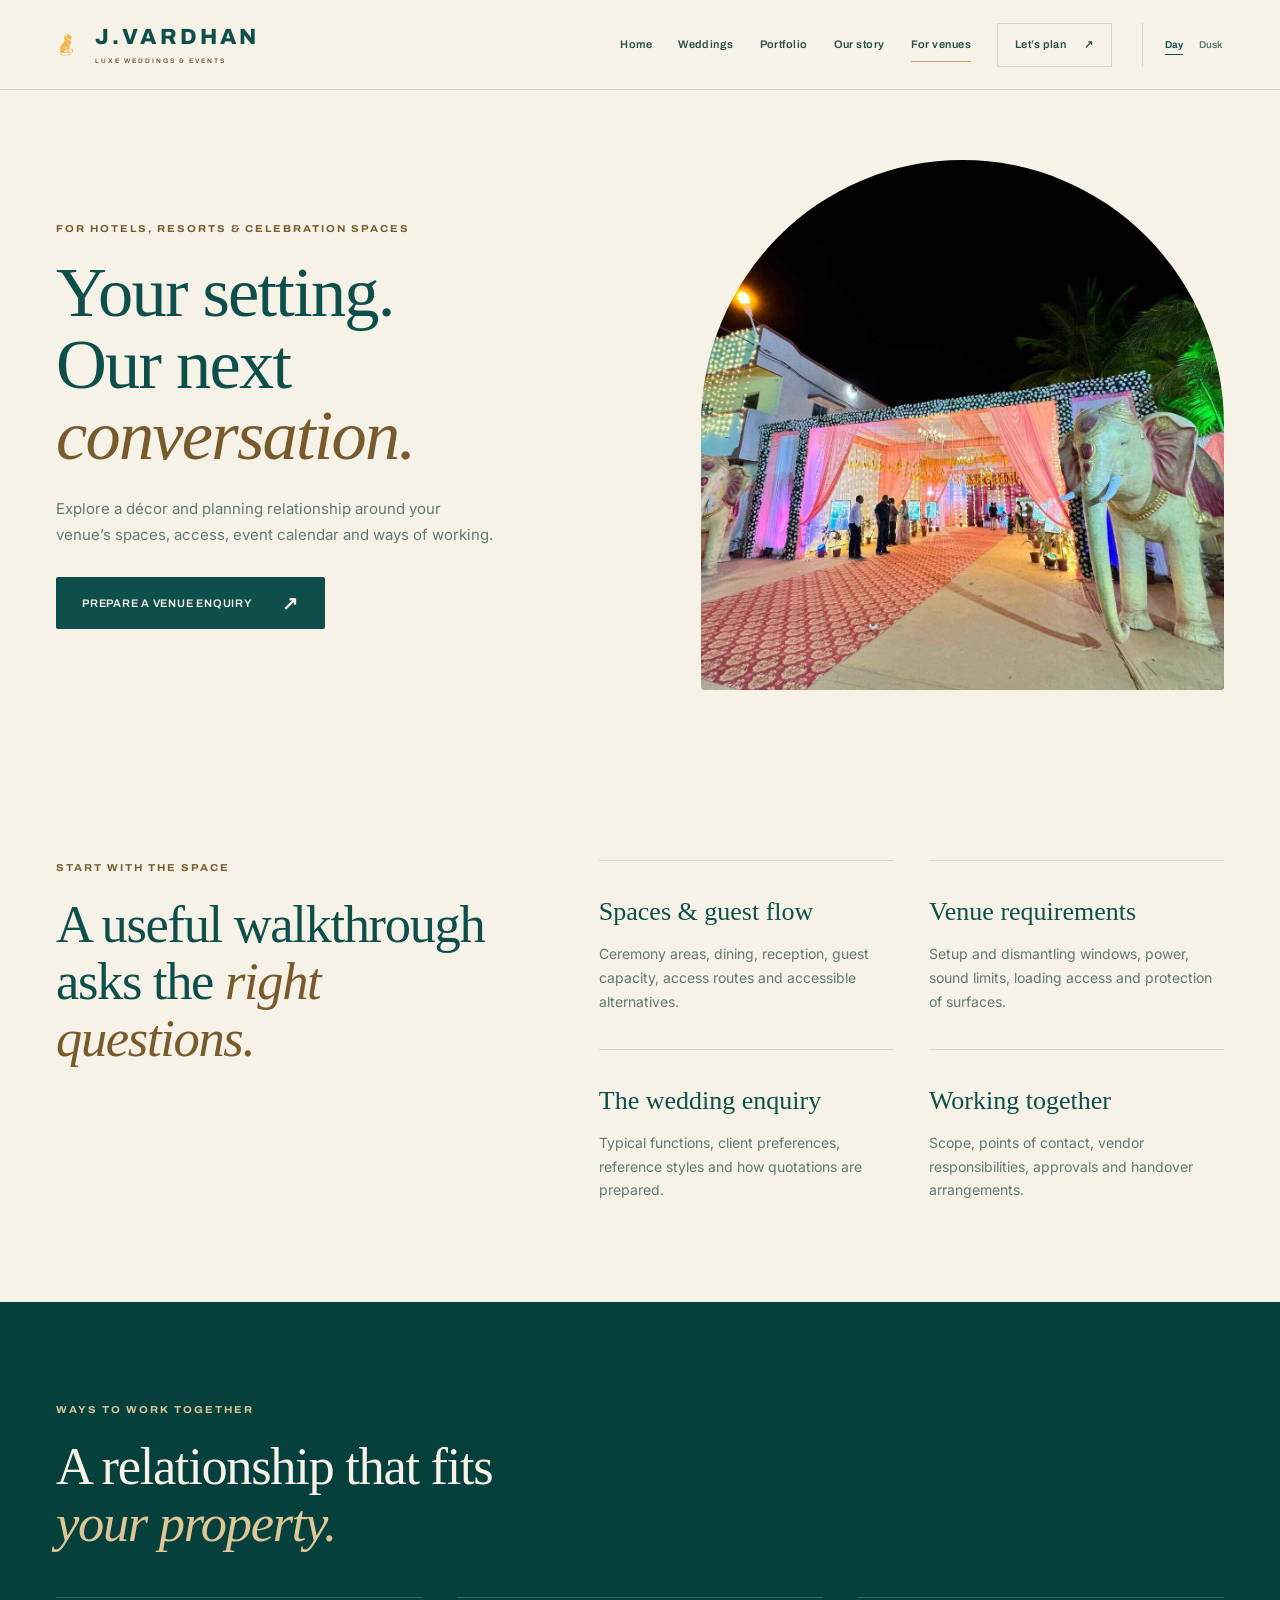
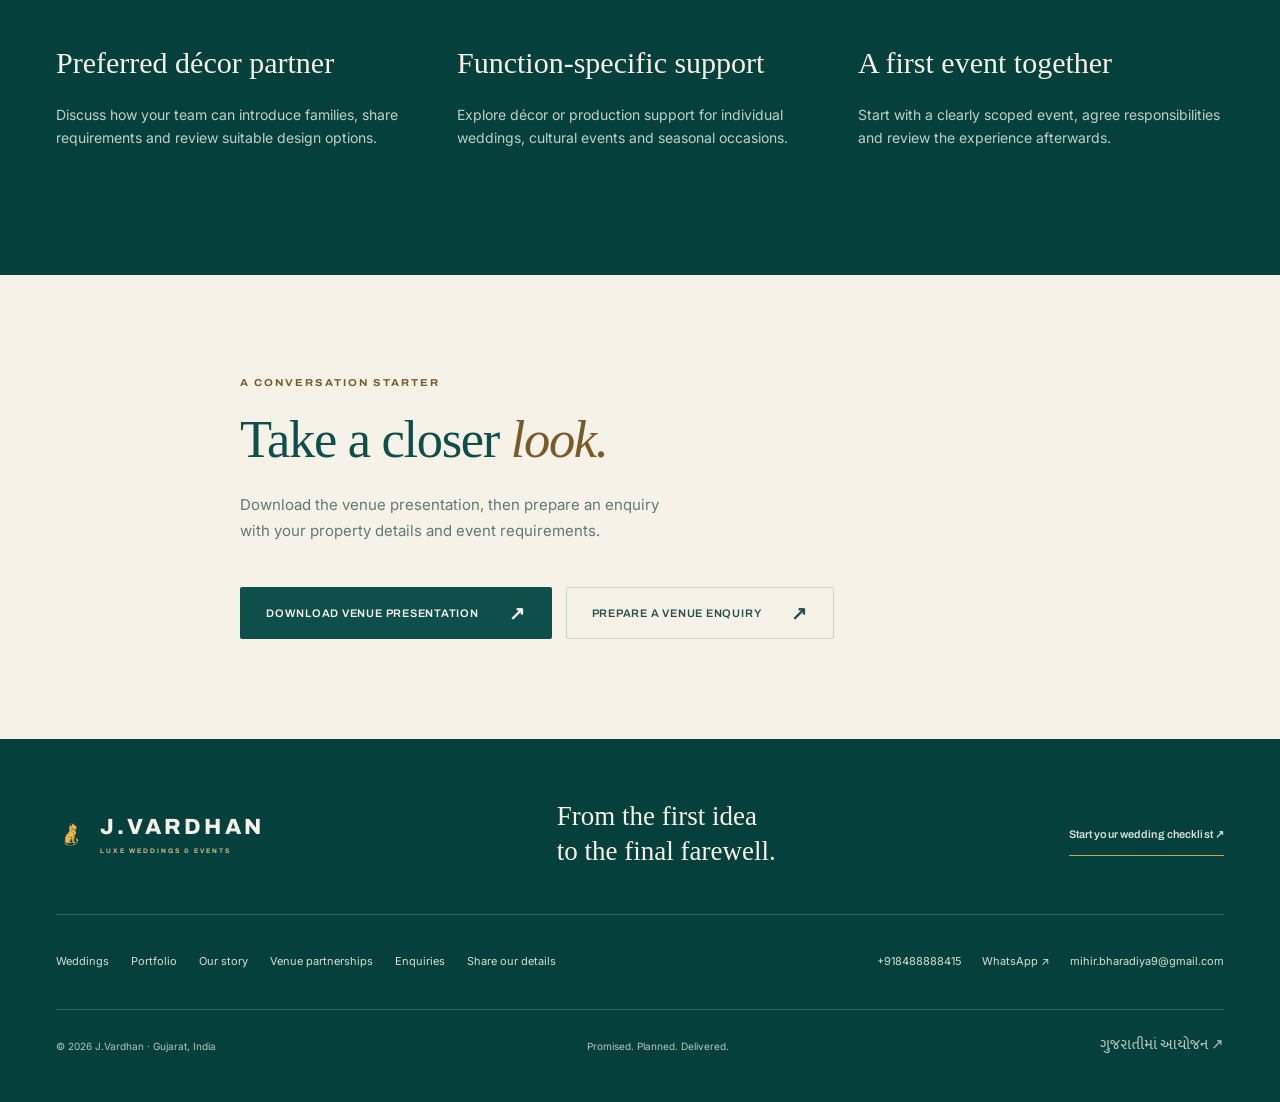
<file: venues.html>
<!doctype html>
<html lang="en">
<head>
<meta charset="utf-8">
<meta name="viewport" content="width=device-width,initial-scale=1">
<title>Venue Partnerships | J.Vardhan</title>
<meta name="description" content="Discuss wedding décor and planning support for hotels, resorts, banquet halls and party plots in Gujarat.">
<meta name="theme-color" content="#F7F2E7">
<link rel="canonical" href="https://mihirzalavadia.github.io/jvardhan-site/venues.html">
<meta property="og:type" content="website">
<meta property="og:title" content="Venue Partnerships | J.Vardhan">
<meta property="og:description" content="Discuss wedding décor and planning support for hotels, resorts, banquet halls and party plots in Gujarat.">
<meta property="og:url" content="https://mihirzalavadia.github.io/jvardhan-site/venues.html">
<meta property="og:image" content="https://mihirzalavadia.github.io/jvardhan-site/assets/real/real-wedding-photo-08.jpg">
<meta name="twitter:card" content="summary_large_image">
<link rel="icon" href="assets/lion-guardian.png">
<link rel="preconnect" href="https://fonts.googleapis.com">
<link rel="preconnect" href="https://fonts.gstatic.com" crossorigin>
<link href="https://api.fontshare.com/v2/css?f[]=boska@400,401,500,501,700&display=swap" rel="stylesheet">
<link href="https://fonts.googleapis.com/css2?family=Archivo:wdth,wght@62..125,400..800&family=Inter:wght@400;500;600&family=Mukta+Vaani:wght@400;500;600&display=swap" rel="stylesheet">
<link rel="stylesheet" href="design-system.css?v=8">
<link rel="stylesheet" href="experience.css?v=1">
<script src="site-config.js?v=1" defer>
</script>
<script src="ds.js?v=8" defer>
</script>
<link rel="preload" as="image" href="assets/real/real-wedding-photo-08.jpg">
<script type="application/ld+json">{"@context": "https://schema.org", "@type": "Organization", "name": "J.Vardhan Luxe Weddings & Events", "url": "https://mihirzalavadia.github.io/jvardhan-site/", "logo": "https://mihirzalavadia.github.io/jvardhan-site/assets/lion-guardian.png"}</script>
</head>
<body class="experience">
<a class="skip-link" href="#main">Skip to content</a>
<header class="main-nav">
<a class="brand-lockup" href="index.html" aria-label="J.Vardhan home">
<img src="assets/lion-guardian.png" width="36" height="44" alt="">
<span>J.VARDHAN<small>LUXE WEDDINGS &amp; EVENTS</small>
</span>
</a>
<nav id="main-menu" class="main-menu" aria-label="Main navigation">
<a href="index.html">Home</a>
<a href="weddings.html">Weddings</a>
<a href="portfolio.html">Portfolio</a>
<a href="story.html">Our story</a>
<a href="venues.html" aria-current="page">For venues</a>
<a class="menu-enquire" href="contact.html">Let’s plan <span aria-hidden="true">↗</span>
</a>
</nav>
<div class="nav-tools">
<div class="theme-switch" role="group" aria-label="Colour theme">
<button type="button" data-theme="day" aria-pressed="true" aria-label="Day theme">Day</button>
<button type="button" data-theme="dusk" aria-pressed="false" aria-label="Dusk theme">Dusk</button>
</div>
<button class="menu-toggle" type="button" aria-controls="main-menu" aria-expanded="false" aria-label="Open menu">
<span>
</span>
<span>
</span>
</button>
</div>
<div class="reading-progress" aria-hidden="true">
</div>
</header>
<div class="menu-scrim" hidden>
</div>
<main id="main" tabindex="-1">
<section class="section page-intro">
<div class="wrap split-intro">
<div>
<div class="section-heading reveal">
<span class="eyebrow">For hotels, resorts & celebration spaces</span>
<h1>Your setting.<br>Our next <em>conversation.</em>
</h1>
<p>Explore a décor and planning relationship around your venue’s spaces, access, event calendar and ways of working.</p>
</div>
<div class="button-row">
<a class="button primary" href="contact.html?type=venue">Prepare a venue enquiry<span aria-hidden="true">↗</span>
</a>
</div>
</div>
<div class="intro-arch reveal">
<img src="assets/real/real-wedding-photo-08.jpg" alt="Decorated wedding gateway and guest entrance" class="" width="1200" height="900" fetchpriority="high" loading="eager" decoding="async">
</div>
</div>
</section>
<section class="section">
<div class="wrap services-grid">
<div class="section-heading reveal">
<span class="eyebrow">Start with the space</span>
<h2>A useful walkthrough<br>asks the <em>right questions.</em>
</h2>
</div>
<div class="detail-grid">
<article class="reveal">
<h3>Spaces & guest flow</h3>
<p>Ceremony areas, dining, reception, guest capacity, access routes and accessible alternatives.</p>
</article>
<article class="reveal">
<h3>Venue requirements</h3>
<p>Setup and dismantling windows, power, sound limits, loading access and protection of surfaces.</p>
</article>
<article class="reveal">
<h3>The wedding enquiry</h3>
<p>Typical functions, client preferences, reference styles and how quotations are prepared.</p>
</article>
<article class="reveal">
<h3>Working together</h3>
<p>Scope, points of contact, vendor responsibilities, approvals and handover arrangements.</p>
</article>
</div>
</div>
</section>
<section class="section is-dark">
<div class="wrap">
<div class="section-heading reveal">
<span class="eyebrow">Ways to work together</span>
<h2>A relationship that fits<br>
<em>your property.</em>
</h2>
</div>
<div class="values-grid">
<article class="reveal">
<h3>Preferred décor partner</h3>
<p>Discuss how your team can introduce families, share requirements and review suitable design options.</p>
</article>
<article class="reveal">
<h3>Function-specific support</h3>
<p>Explore décor or production support for individual weddings, cultural events and seasonal occasions.</p>
</article>
<article class="reveal">
<h3>A first event together</h3>
<p>Start with a clearly scoped event, agree responsibilities and review the experience afterwards.</p>
</article>
</div>
</div>
</section>
<section class="section">
<div class="wrap deck-section">
<div class="section-heading reveal">
<span class="eyebrow">A conversation starter</span>
<h2>Take a closer <em>look.</em>
</h2>
<p>Download the venue presentation, then prepare an enquiry with your property details and event requirements.</p>
</div>
<div class="button-row">
<a class="button primary" href="assets/decks/JVARDHAN-B2B-VENUE-TRUST-DECK.pptx">Download venue presentation<span aria-hidden="true">↗</span>
</a>
<a class="button outline" href="contact.html?type=venue">Prepare a venue enquiry<span aria-hidden="true">↗</span>
</a>
</div>
</div>
</section>
</main>
<footer class="event-footer">
<div class="wrap">
<div class="footer-top">
<a class="brand-lockup" href="index.html">
<img src="assets/lion-guardian.png" width="40" height="50" alt="">
<span>J.VARDHAN<small>LUXE WEDDINGS &amp; EVENTS</small>
</span>
</a>
<p>From the first idea<br>to the final farewell.</p>
<a class="text-link" href="checklist.html">Start your wedding checklist ↗</a>
</div>
<div class="footer-links">
<nav aria-label="Footer">
<a href="weddings.html">Weddings</a>
<a href="portfolio.html">Portfolio</a>
<a href="story.html">Our story</a>
<a href="venues.html">Venue partnerships</a>
<a href="contact.html">Enquiries</a>
<a href="connect.html">Share our details</a>
</nav>
<div class="verified-contacts" data-contact-links>
</div>
</div>
<div class="footer-base">
<p>© 2026 J.Vardhan · Gujarat, India</p>
<p>Promised. Planned. Delivered.</p>
<a href="checklist.html?lang=gu" lang="gu">ગુજરાતીમાં આયોજન ↗</a>
</div>
</div>
</footer>
</body>
</html>
</file>
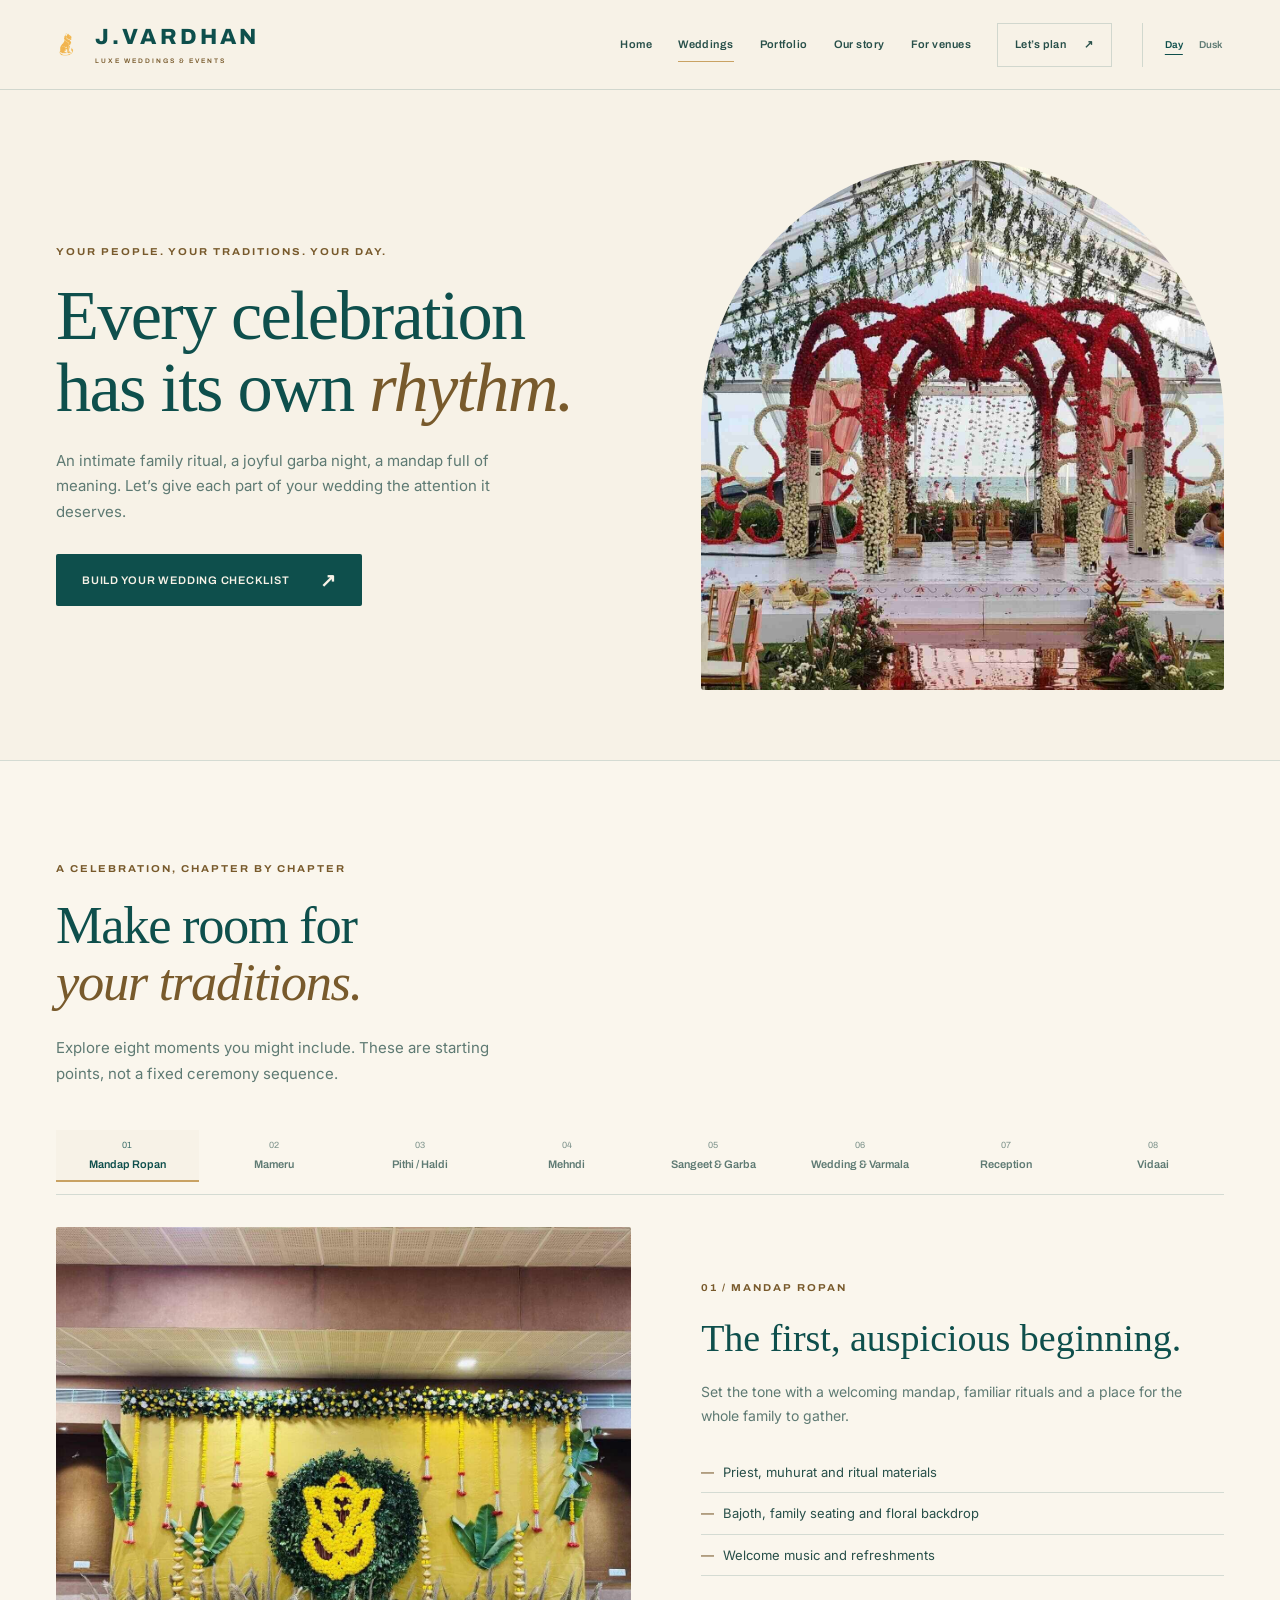
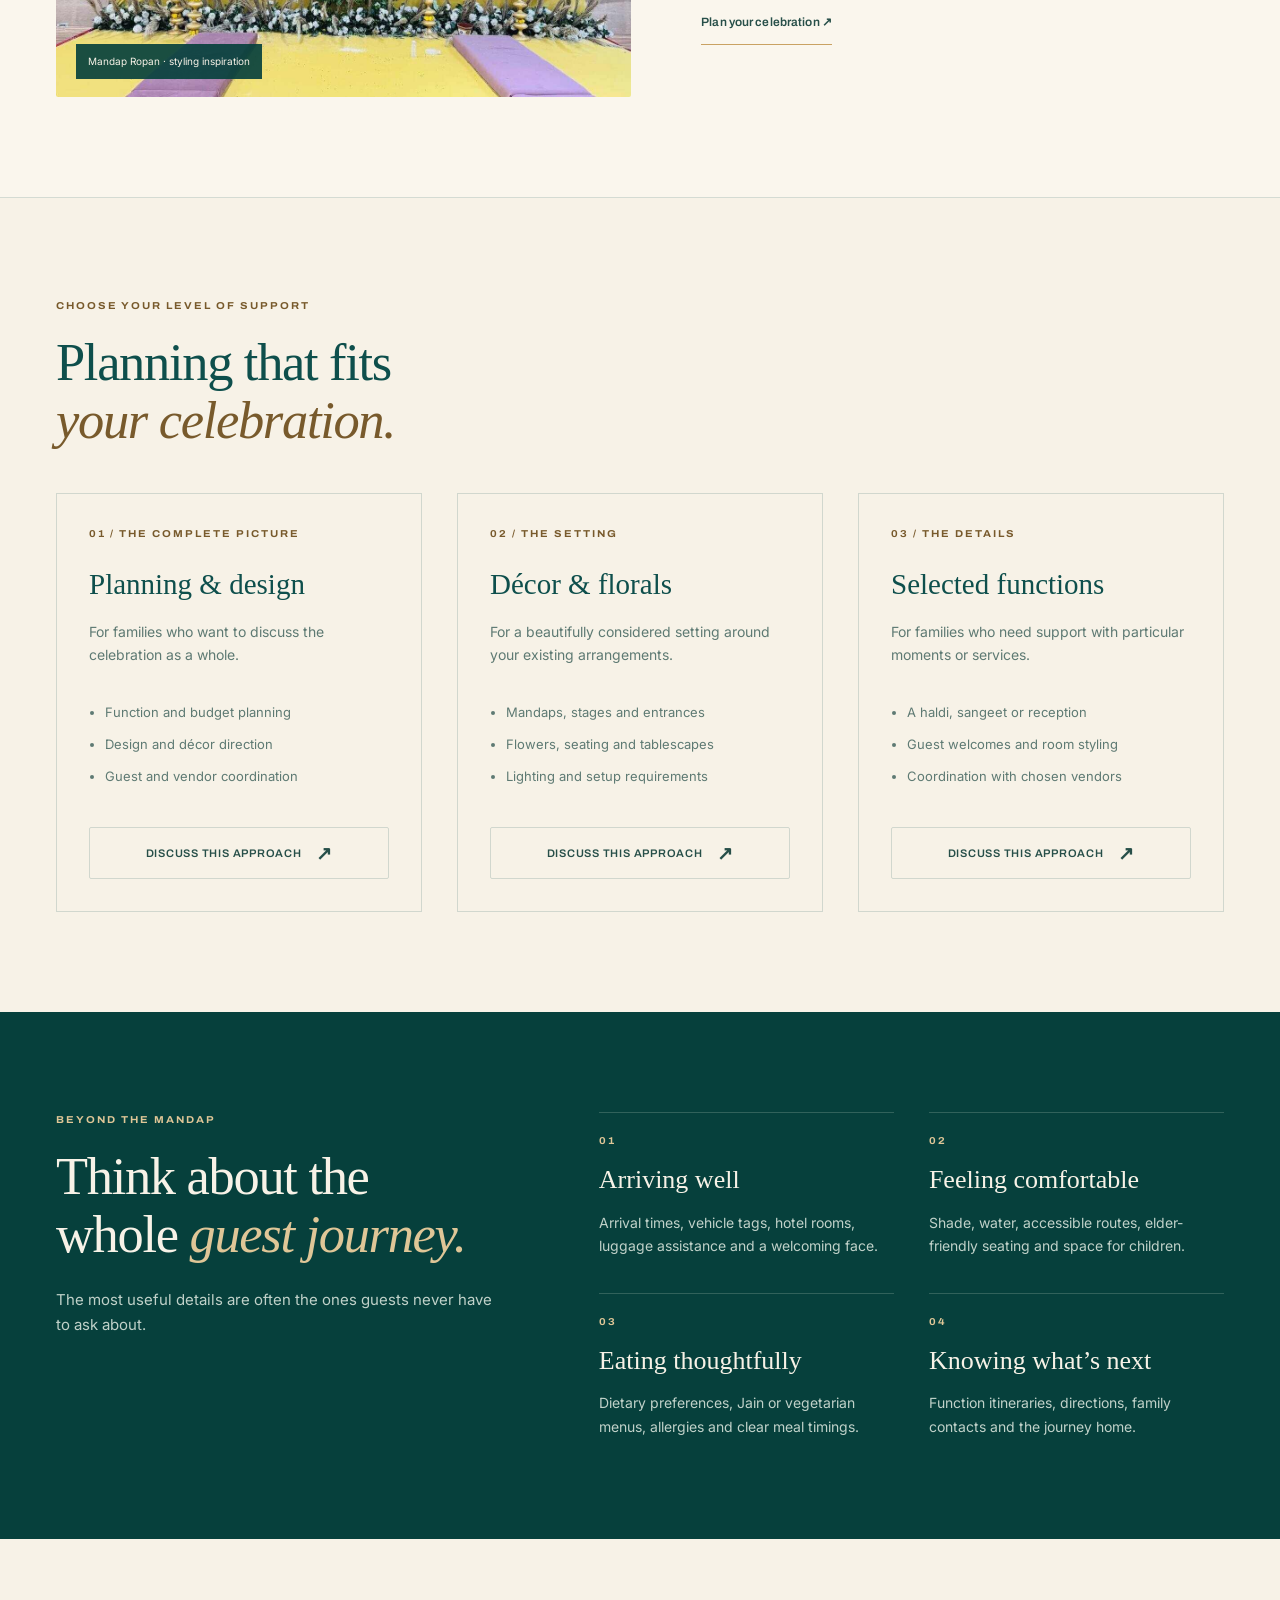
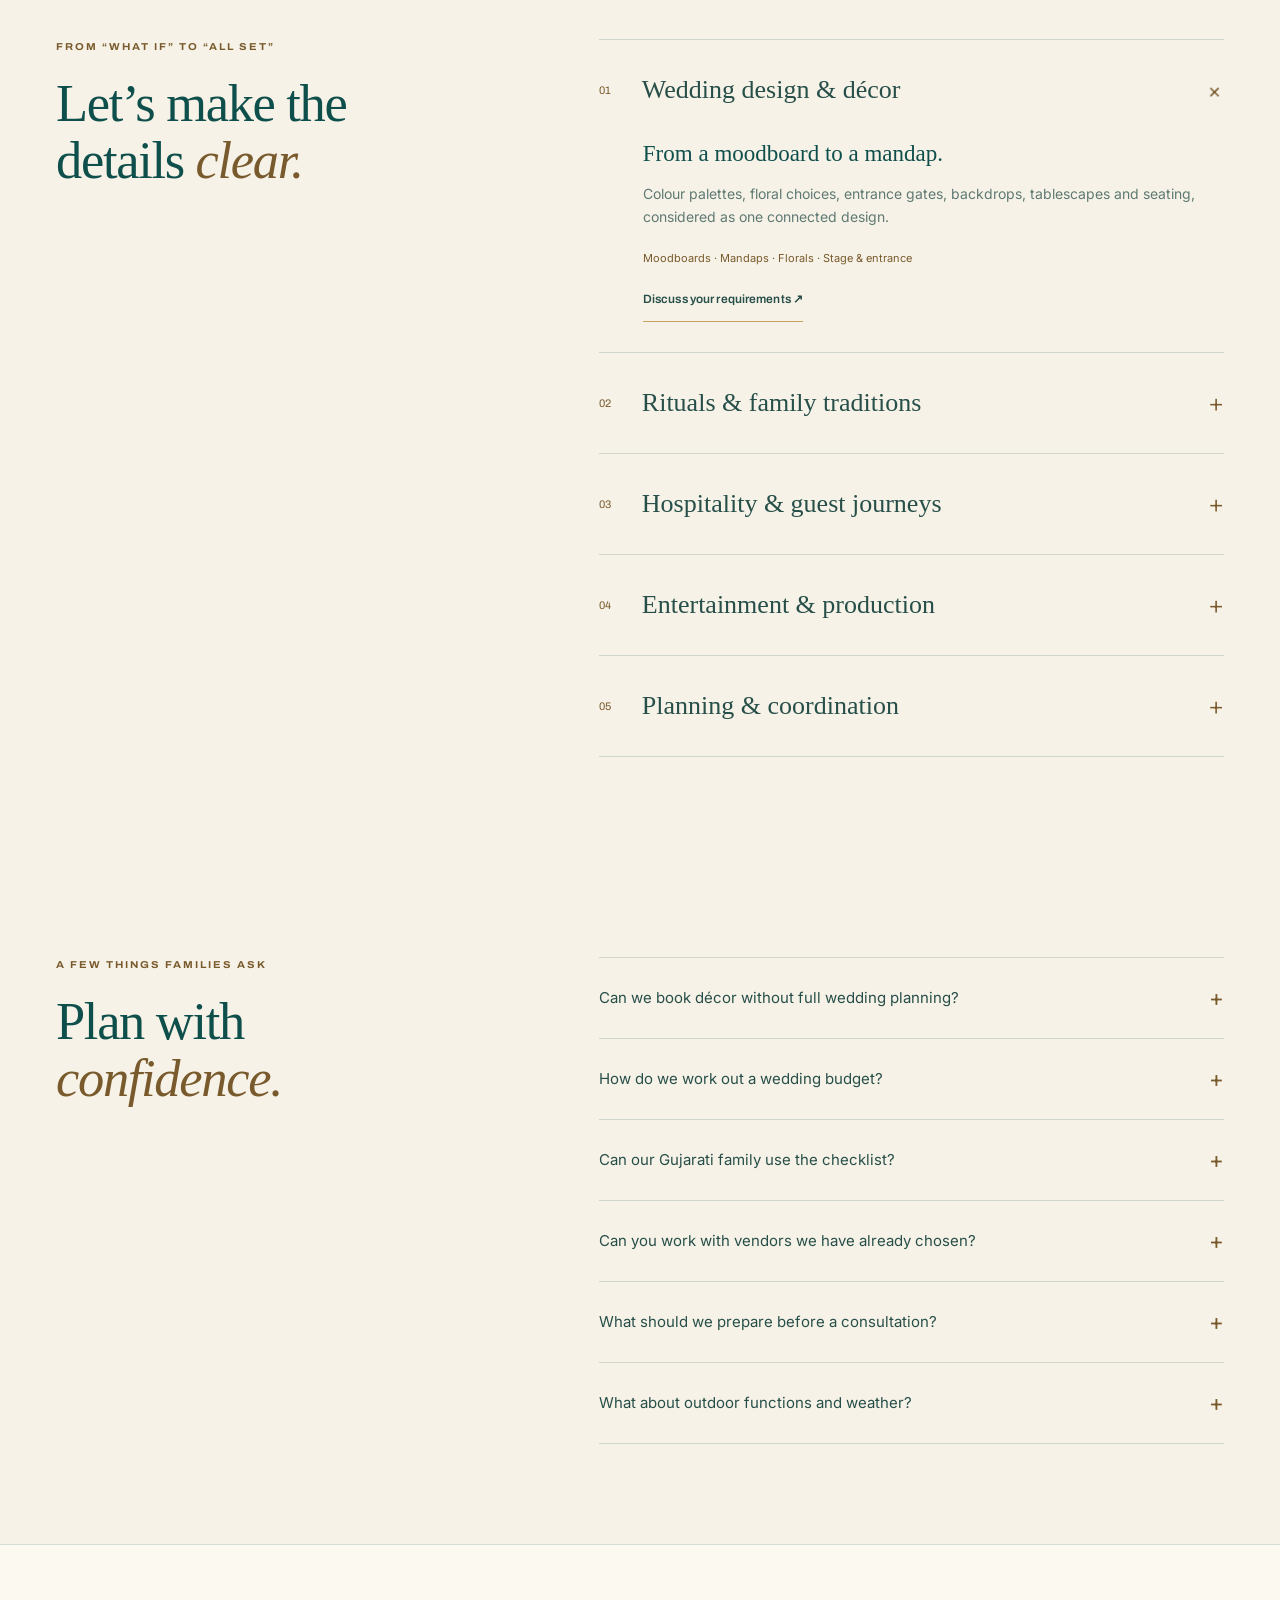
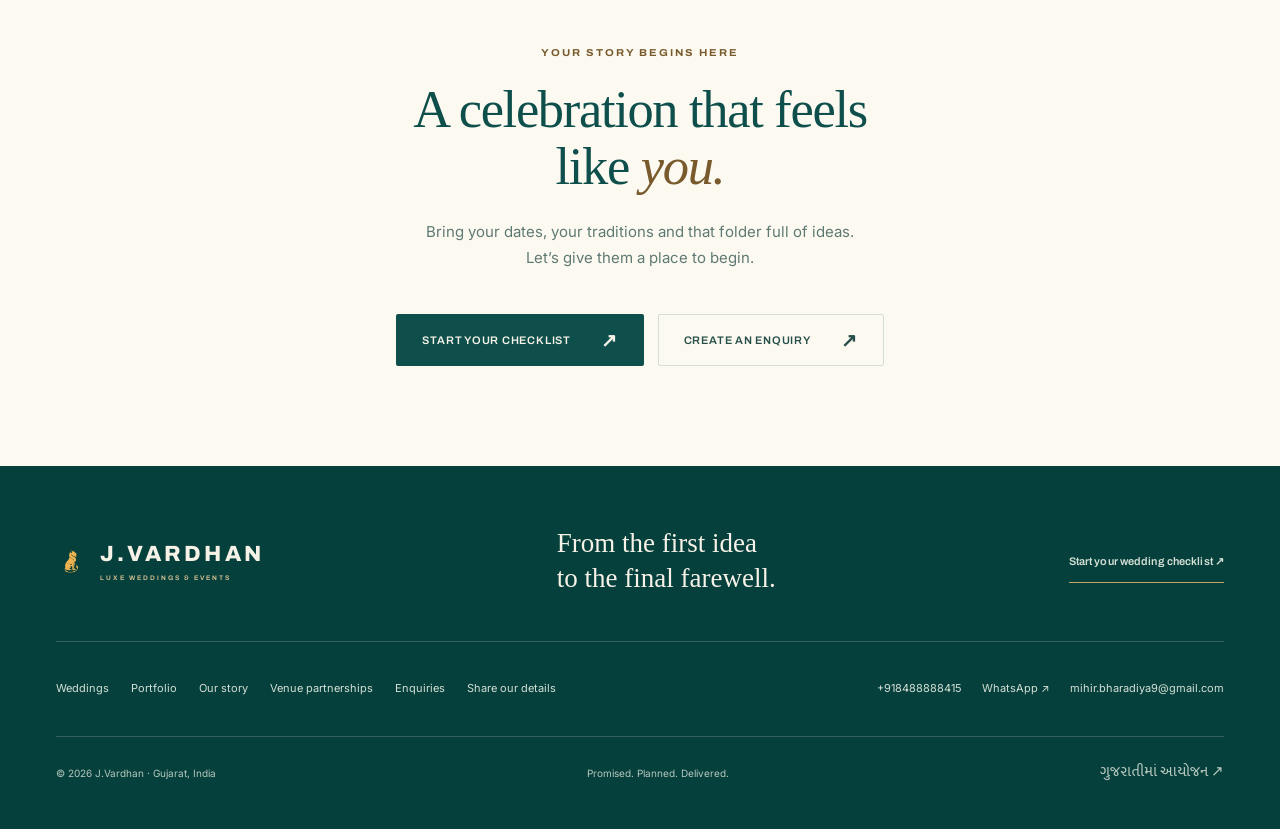
<file: weddings.html>
<!doctype html>
<html lang="en">
<head>
<meta charset="utf-8">
<meta name="viewport" content="width=device-width,initial-scale=1">
<title>Weddings &amp; Celebrations | J.Vardhan</title>
<meta name="description" content="Explore Gujarati wedding functions, décor, guest hospitality and planning options, from Mandap Ropan to reception and vidaai.">
<meta name="theme-color" content="#F7F2E7">
<link rel="canonical" href="https://mihirzalavadia.github.io/jvardhan-site/weddings.html">
<meta property="og:type" content="website">
<meta property="og:title" content="Weddings &amp; Celebrations | J.Vardhan">
<meta property="og:description" content="Explore Gujarati wedding functions, décor, guest hospitality and planning options, from Mandap Ropan to reception and vidaai.">
<meta property="og:url" content="https://mihirzalavadia.github.io/jvardhan-site/weddings.html">
<meta property="og:image" content="https://mihirzalavadia.github.io/jvardhan-site/assets/real/real-mandap-04.jpg">
<meta name="twitter:card" content="summary_large_image">
<link rel="icon" href="assets/lion-guardian.png">
<link rel="preconnect" href="https://fonts.googleapis.com">
<link rel="preconnect" href="https://fonts.gstatic.com" crossorigin>
<link href="https://api.fontshare.com/v2/css?f[]=boska@400,401,500,501,700&display=swap" rel="stylesheet">
<link href="https://fonts.googleapis.com/css2?family=Archivo:wdth,wght@62..125,400..800&family=Inter:wght@400;500;600&family=Mukta+Vaani:wght@400;500;600&display=swap" rel="stylesheet">
<link rel="stylesheet" href="design-system.css?v=8">
<link rel="stylesheet" href="experience.css?v=1">
<script src="site-config.js?v=1" defer>
</script>
<script src="ds.js?v=8" defer>
</script>
<link rel="preload" as="image" href="assets/real/real-mandap-04.jpg">
<script type="application/ld+json">{"@context": "https://schema.org", "@type": "Organization", "name": "J.Vardhan Luxe Weddings & Events", "url": "https://mihirzalavadia.github.io/jvardhan-site/", "logo": "https://mihirzalavadia.github.io/jvardhan-site/assets/lion-guardian.png"}</script>
</head>
<body class="experience">
<a class="skip-link" href="#main">Skip to content</a>
<header class="main-nav">
<a class="brand-lockup" href="index.html" aria-label="J.Vardhan home">
<img src="assets/lion-guardian.png" width="36" height="44" alt="">
<span>J.VARDHAN<small>LUXE WEDDINGS &amp; EVENTS</small>
</span>
</a>
<nav id="main-menu" class="main-menu" aria-label="Main navigation">
<a href="index.html">Home</a>
<a href="weddings.html" aria-current="page">Weddings</a>
<a href="portfolio.html">Portfolio</a>
<a href="story.html">Our story</a>
<a href="venues.html">For venues</a>
<a class="menu-enquire" href="contact.html">Let’s plan <span aria-hidden="true">↗</span>
</a>
</nav>
<div class="nav-tools">
<div class="theme-switch" role="group" aria-label="Colour theme">
<button type="button" data-theme="day" aria-pressed="true" aria-label="Day theme">Day</button>
<button type="button" data-theme="dusk" aria-pressed="false" aria-label="Dusk theme">Dusk</button>
</div>
<button class="menu-toggle" type="button" aria-controls="main-menu" aria-expanded="false" aria-label="Open menu">
<span>
</span>
<span>
</span>
</button>
</div>
<div class="reading-progress" aria-hidden="true">
</div>
</header>
<div class="menu-scrim" hidden>
</div>
<main id="main" tabindex="-1">
<section class="section page-intro">
<div class="wrap split-intro">
<div>
<div class="section-heading reveal">
<span class="eyebrow">Your people. Your traditions. Your day.</span>
<h1>Every celebration<br>has its own <em>rhythm.</em>
</h1>
<p>An intimate family ritual, a joyful garba night, a mandap full of meaning. Let’s give each part of your wedding the attention it deserves.</p>
</div>
<div class="button-row">
<a class="button primary" href="checklist.html">Build your wedding checklist<span aria-hidden="true">↗</span>
</a>
</div>
</div>
<div class="intro-arch reveal">
<img src="assets/real/real-mandap-04.jpg" alt="Rose-domed wedding mandap" class="" width="1200" height="900" fetchpriority="high" loading="eager" decoding="async">
</div>
</div>
</section>
<section class="section ceremony-section">
<div class="wrap">
<div class="section-heading reveal">
<span class="eyebrow">A celebration, chapter by chapter</span>
<h2>Make room for<br>
<em>your traditions.</em>
</h2>
<p>Explore eight moments you might include. These are starting points, not a fixed ceremony sequence.</p>
</div>
<div class="ceremony-explorer">
<div class="ceremony-tabs" role="tablist" aria-label="Explore wedding functions" hidden>
<button type="button" role="tab" id="tab-mandap" aria-controls="panel-mandap" aria-selected="true" tabindex="0">
<span>01</span> Mandap Ropan</button>
<button type="button" role="tab" id="tab-mameru" aria-controls="panel-mameru" aria-selected="false" tabindex="-1">
<span>02</span> Mameru</button>
<button type="button" role="tab" id="tab-haldi" aria-controls="panel-haldi" aria-selected="false" tabindex="-1">
<span>03</span> Pithi / Haldi</button>
<button type="button" role="tab" id="tab-mehndi" aria-controls="panel-mehndi" aria-selected="false" tabindex="-1">
<span>04</span> Mehndi</button>
<button type="button" role="tab" id="tab-sangeet" aria-controls="panel-sangeet" aria-selected="false" tabindex="-1">
<span>05</span> Sangeet & Garba</button>
<button type="button" role="tab" id="tab-wedding" aria-controls="panel-wedding" aria-selected="false" tabindex="-1">
<span>06</span> Wedding & Varmala</button>
<button type="button" role="tab" id="tab-reception" aria-controls="panel-reception" aria-selected="false" tabindex="-1">
<span>07</span> Reception</button>
<button type="button" role="tab" id="tab-vidaai" aria-controls="panel-vidaai" aria-selected="false" tabindex="-1">
<span>08</span> Vidaai</button>
</div>
<article class="ceremony-panel" id="panel-mandap" role="tabpanel" aria-labelledby="tab-mandap" tabindex="0">
<div class="ceremony-image">
<img src="assets/real/real-mandap-muhurat-10.jpg" alt="Mandap Ropan styling inspiration" class="" width="1200" height="900" loading="lazy" decoding="async">
<span class="image-caption">Mandap Ropan · styling inspiration</span>
</div>
<div class="ceremony-copy">
<span class="eyebrow">01 / Mandap Ropan</span>
<h3>The first, auspicious beginning.</h3>
<p>Set the tone with a welcoming mandap, familiar rituals and a place for the whole family to gather.</p>
<ul>
<li>Priest, muhurat and ritual materials</li>
<li>Bajoth, family seating and floral backdrop</li>
<li>Welcome music and refreshments</li>
</ul>
<a class="text-link" href="checklist.html">Plan your celebration ↗</a>
</div>
</article>
<article class="ceremony-panel" id="panel-mameru" role="tabpanel" aria-labelledby="tab-mameru" tabindex="0">
<div class="ceremony-image">
<img src="assets/real/real-mandap-muhurat-09.jpg" alt="Mameru styling inspiration" class="" width="1200" height="900" loading="lazy" decoding="async">
<span class="image-caption">Mameru · styling inspiration</span>
</div>
<div class="ceremony-copy">
<span class="eyebrow">02 / Mameru</span>
<h3>A celebration of family ties.</h3>
<p>Give the family welcome and ceremonial gifts their own thoughtful setting.</p>
<ul>
<li>Gift-display tables and name labels</li>
<li>Khes, welcome music and family photographs</li>
<li>Comfortable seating and refreshments</li>
</ul>
<a class="text-link" href="checklist.html">Plan your celebration ↗</a>
</div>
</article>
<article class="ceremony-panel" id="panel-haldi" role="tabpanel" aria-labelledby="tab-haldi" tabindex="0">
<div class="ceremony-image">
<img src="assets/real/real-haldi-10.jpg" alt="Pithi / Haldi styling inspiration" class="" width="1200" height="900" loading="lazy" decoding="async">
<span class="image-caption">Pithi / Haldi · styling inspiration</span>
</div>
<div class="ceremony-copy">
<span class="eyebrow">03 / Pithi / Haldi</span>
<h3>A little sunshine. A lot of joy.</h3>
<p>Marigold, turmeric and laughter, with room for the joyful mess that makes a haldi yours.</p>
<ul>
<li>Haldi seating, urli and flower petals</li>
<li>Music, entrance ideas and family games</li>
<li>Changing space, towels and cleanup</li>
</ul>
<a class="text-link" href="checklist.html">Plan your celebration ↗</a>
</div>
</article>
<article class="ceremony-panel" id="panel-mehndi" role="tabpanel" aria-labelledby="tab-mehndi" tabindex="0">
<div class="ceremony-image">
<img src="assets/real/real-haldi-12.jpg" alt="Mehndi styling inspiration" class="" width="1200" height="900" loading="lazy" decoding="async">
<span class="image-caption">Mehndi · styling inspiration</span>
</div>
<div class="ceremony-copy">
<span class="eyebrow">04 / Mehndi</span>
<h3>An afternoon to slow down.</h3>
<p>Easy conversation, intricate patterns and a relaxed setting for everyone waiting their turn.</p>
<ul>
<li>Bridal and guest mehndi appointments</li>
<li>Comfortable seating and task lighting</li>
<li>Floral jewellery, music and snacks</li>
</ul>
<a class="text-link" href="checklist.html">Plan your celebration ↗</a>
</div>
</article>
<article class="ceremony-panel" id="panel-sangeet" role="tabpanel" aria-labelledby="tab-sangeet" tabindex="0">
<div class="ceremony-image">
<img src="assets/real/real-sangeet-night-decore-07.jpg" alt="Sangeet &amp; Garba styling inspiration" class="" width="1200" height="900" loading="lazy" decoding="async">
<span class="image-caption">Sangeet & Garba · styling inspiration</span>
</div>
<div class="ceremony-copy">
<span class="eyebrow">05 / Sangeet & Garba</span>
<h3>Let the evening find its rhythm.</h3>
<p>Bring the performances, family dances and garba together in one carefully timed evening.</p>
<ul>
<li>Stage, sound, lighting and dance floor</li>
<li>Choreography, rehearsals and running order</li>
<li>Emcee, couple’s entry and refreshments</li>
</ul>
<a class="text-link" href="checklist.html">Plan your celebration ↗</a>
</div>
</article>
<article class="ceremony-panel" id="panel-wedding" role="tabpanel" aria-labelledby="tab-wedding" tabindex="0">
<div class="ceremony-image">
<img src="assets/real/real-mandap-01.jpg" alt="Wedding &amp; Varmala styling inspiration" class="" width="1200" height="900" loading="lazy" decoding="async">
<span class="image-caption">Wedding & Varmala · styling inspiration</span>
</div>
<div class="ceremony-copy">
<span class="eyebrow">06 / Wedding & Varmala</span>
<h3>The moment everything leads to.</h3>
<p>A mandap that frames the ceremony beautifully, with the family’s rituals at its heart.</p>
<ul>
<li>Mandap, antarpat, puja and varmala</li>
<li>Baraat welcome, bridal entry and seating</li>
<li>Ceremony sound, guest flow and photography</li>
</ul>
<a class="text-link" href="checklist.html">Plan your celebration ↗</a>
</div>
</article>
<article class="ceremony-panel" id="panel-reception" role="tabpanel" aria-labelledby="tab-reception" tabindex="0">
<div class="ceremony-image">
<img src="assets/real/real-stage-decore-02.jpg" alt="Reception styling inspiration" class="" width="1200" height="900" loading="lazy" decoding="async">
<span class="image-caption">Reception · styling inspiration</span>
</div>
<div class="ceremony-copy">
<span class="eyebrow">07 / Reception</span>
<h3>Stay a little longer. Celebrate a little more.</h3>
<p>A welcoming evening for introductions, photographs and the people you are happy to see.</p>
<ul>
<li>Couple’s stage and guest welcome</li>
<li>Dining layout, music and photo coordination</li>
<li>Gift desk, return gifts and departures</li>
</ul>
<a class="text-link" href="checklist.html">Plan your celebration ↗</a>
</div>
</article>
<article class="ceremony-panel" id="panel-vidaai" role="tabpanel" aria-labelledby="tab-vidaai" tabindex="0">
<div class="ceremony-image">
<img src="assets/real/real-wedding-photo-25.jpg" alt="Vidaai styling inspiration" class="" width="1200" height="900" loading="lazy" decoding="async">
<span class="image-caption">Vidaai · styling inspiration</span>
</div>
<div class="ceremony-copy">
<span class="eyebrow">08 / Vidaai</span>
<h3>A farewell full of feeling.</h3>
<p>Make space for an unhurried goodbye, with the practical details already considered.</p>
<ul>
<li>Family coordination and departure timing</li>
<li>Vehicle decoration and luggage handling</li>
<li>Keepsakes, final photographs and handover</li>
</ul>
<a class="text-link" href="checklist.html">Plan your celebration ↗</a>
</div>
</article>
</div>
</div>
</section>
<section class="section">
<div class="wrap">
<div class="section-heading reveal">
<span class="eyebrow">Choose your level of support</span>
<h2>Planning that fits<br>
<em>your celebration.</em>
</h2>
</div>
<div class="scope-grid">
<article class="scope-card reveal">
<span class="eyebrow">01 / THE COMPLETE PICTURE</span>
<h3>Planning & design</h3>
<p>For families who want to discuss the celebration as a whole.</p>
<ul>
<li>Function and budget planning</li>
<li>Design and décor direction</li>
<li>Guest and vendor coordination</li>
</ul>
<a class="button outline" href="contact.html">Discuss this approach<span aria-hidden="true">↗</span>
</a>
</article>
<article class="scope-card reveal">
<span class="eyebrow">02 / THE SETTING</span>
<h3>Décor & florals</h3>
<p>For a beautifully considered setting around your existing arrangements.</p>
<ul>
<li>Mandaps, stages and entrances</li>
<li>Flowers, seating and tablescapes</li>
<li>Lighting and setup requirements</li>
</ul>
<a class="button outline" href="contact.html">Discuss this approach<span aria-hidden="true">↗</span>
</a>
</article>
<article class="scope-card reveal">
<span class="eyebrow">03 / THE DETAILS</span>
<h3>Selected functions</h3>
<p>For families who need support with particular moments or services.</p>
<ul>
<li>A haldi, sangeet or reception</li>
<li>Guest welcomes and room styling</li>
<li>Coordination with chosen vendors</li>
</ul>
<a class="button outline" href="contact.html">Discuss this approach<span aria-hidden="true">↗</span>
</a>
</article>
</div>
</div>
</section>
<section class="section is-dark">
<div class="wrap services-grid">
<div class="section-heading reveal">
<span class="eyebrow">Beyond the mandap</span>
<h2>Think about the<br>whole <em>guest journey.</em>
</h2>
<p>The most useful details are often the ones guests never have to ask about.</p>
</div>
<div class="detail-grid">
<article class="reveal">
<span class="eyebrow">01</span>
<h3>Arriving well</h3>
<p>Arrival times, vehicle tags, hotel rooms, luggage assistance and a welcoming face.</p>
</article>
<article class="reveal">
<span class="eyebrow">02</span>
<h3>Feeling comfortable</h3>
<p>Shade, water, accessible routes, elder-friendly seating and space for children.</p>
</article>
<article class="reveal">
<span class="eyebrow">03</span>
<h3>Eating thoughtfully</h3>
<p>Dietary preferences, Jain or vegetarian menus, allergies and clear meal timings.</p>
</article>
<article class="reveal">
<span class="eyebrow">04</span>
<h3>Knowing what’s next</h3>
<p>Function itineraries, directions, family contacts and the journey home.</p>
</article>
</div>
</div>
</section>
<section class="section">
<div class="wrap services-grid">
<div class="section-heading reveal">
<span class="eyebrow">From “what if” to “all set”</span>
<h2>Let’s make the<br>details <em>clear.</em>
</h2>
</div>
<div class="service-list">
<details class="service-row reveal" open>
<summary>
<span class="service-number">01</span>
<span>Wedding design & décor</span>
<span class="disclosure" aria-hidden="true">+</span>
</summary>
<div class="service-detail">
<h3>From a moodboard to a mandap.</h3>
<p>Colour palettes, floral choices, entrance gates, backdrops, tablescapes and seating, considered as one connected design.</p>
<p class="service-tags">Moodboards · Mandaps · Florals · Stage & entrance</p>
<a class="text-link" href="contact.html">Discuss your requirements ↗</a>
</div>
</details>
<details class="service-row reveal">
<summary>
<span class="service-number">02</span>
<span>Rituals & family traditions</span>
<span class="disclosure" aria-hidden="true">+</span>
</summary>
<div class="service-detail">
<h3>Space for the way your family celebrates.</h3>
<p>Coordinate your ceremony list, muhurat, priest’s requirements, ritual materials, baraat welcome and bridal entry. Choose only the customs your family wants.</p>
<p class="service-tags">Mandap Ropan · Mameru · Pithi · Pheras · Vidaai</p>
<a class="text-link" href="contact.html">Discuss your requirements ↗</a>
</div>
</details>
<details class="service-row reveal">
<summary>
<span class="service-number">03</span>
<span>Hospitality & guest journeys</span>
<span class="disclosure" aria-hidden="true">+</span>
</summary>
<div class="service-detail">
<h3>A warm welcome is in the details.</h3>
<p>Arrival information, room allocations, welcome hampers, itinerary cards, transport and the small comforts that help guests feel looked after.</p>
<p class="service-tags">RSVP · Accommodation · Transfers · Welcome desks</p>
<a class="text-link" href="contact.html">Discuss your requirements ↗</a>
</div>
</details>
<details class="service-row reveal">
<summary>
<span class="service-number">04</span>
<span>Entertainment & production</span>
<span class="disclosure" aria-hidden="true">+</span>
</summary>
<div class="service-detail">
<h3>Give every moment its own atmosphere.</h3>
<p>Discuss music, artists, choreography, sound, stage lighting and entry concepts around your programme, budget and venue requirements.</p>
<p class="service-tags">Sangeet · Garba · DJ & emcee · Sound & lighting</p>
<a class="text-link" href="contact.html">Discuss your requirements ↗</a>
</div>
</details>
<details class="service-row reveal">
<summary>
<span class="service-number">05</span>
<span>Planning & coordination</span>
<span class="disclosure" aria-hidden="true">+</span>
</summary>
<div class="service-detail">
<h3>A clear plan everyone can work from.</h3>
<p>Agree the functions, guest counts, responsibilities, vendor contacts and setup schedule. Keep changes and decisions together as the celebration takes shape.</p>
<p class="service-tags">Budget brief · Vendor coordination · Running order · Handover</p>
<a class="text-link" href="contact.html">Discuss your requirements ↗</a>
</div>
</details>
</div>
</div>
</section>
<section class="section">
<div class="wrap services-grid">
<div class="section-heading reveal">
<span class="eyebrow">A few things families ask</span>
<h2>Plan with<br>
<em>confidence.</em>
</h2>
</div>
<div class="faq-list">
<details class="reveal">
<summary>Can we book décor without full wedding planning?<span aria-hidden="true">+</span>
</summary>
<p>Tell us which parts you want support with: décor, selected functions, guest coordination or the full celebration. The agreed proposal should make those responsibilities clear.</p>
</details>
<details class="reveal">
<summary>How do we work out a wedding budget?<span aria-hidden="true">+</span>
</summary>
<p>Start with your dates, venue, expected guests and functions. Add reference images and your priorities. These details make it possible to discuss scope and quotations; there is no single price that fits every celebration.</p>
</details>
<details class="reveal">
<summary>Can our Gujarati family use the checklist?<span aria-hidden="true">+</span>
</summary>
<p>Yes. Our checklist switches between Gujarati and English without losing your selections. It brings 200 items into one list, from shared planning to each function, with selections and notes you can share with your planner.</p>
</details>
<details class="reveal">
<summary>Can you work with vendors we have already chosen?<span aria-hidden="true">+</span>
</summary>
<p>List your booked vendors and their responsibilities in the enquiry or checklist. We can then discuss where additional support and coordination would be useful.</p>
</details>
<details class="reveal">
<summary>What should we prepare before a consultation?<span aria-hidden="true">+</span>
</summary>
<p>Your approximate dates, city or venue, number of guests, function list and budget range are a helpful start. A few photographs of styles you like are useful too.</p>
</details>
<details class="reveal">
<summary>What about outdoor functions and weather?<span aria-hidden="true">+</span>
</summary>
<p>Include a covered alternative, guest movement, power needs and the time required to change the setup in the venue discussion. The final arrangements depend on the location and agreed scope.</p>
</details>
</div>
</div>
</section>
<section class="section final-invitation">
<div class="wrap">
<div class="section-heading reveal">
<span class="eyebrow">Your story begins here</span>
<h2>A celebration that feels<br>like <em>you.</em>
</h2>
<p>Bring your dates, your traditions and that folder full of ideas. Let’s give them a place to begin.</p>
</div>
<div class="button-row reveal">
<a class="button primary" href="checklist.html">Start your checklist<span aria-hidden="true">↗</span>
</a>
<a class="button outline" href="contact.html">Create an enquiry<span aria-hidden="true">↗</span>
</a>
</div>
</div>
</section>
</main>
<footer class="event-footer">
<div class="wrap">
<div class="footer-top">
<a class="brand-lockup" href="index.html">
<img src="assets/lion-guardian.png" width="40" height="50" alt="">
<span>J.VARDHAN<small>LUXE WEDDINGS &amp; EVENTS</small>
</span>
</a>
<p>From the first idea<br>to the final farewell.</p>
<a class="text-link" href="checklist.html">Start your wedding checklist ↗</a>
</div>
<div class="footer-links">
<nav aria-label="Footer">
<a href="weddings.html">Weddings</a>
<a href="portfolio.html">Portfolio</a>
<a href="story.html">Our story</a>
<a href="venues.html">Venue partnerships</a>
<a href="contact.html">Enquiries</a>
<a href="connect.html">Share our details</a>
</nav>
<div class="verified-contacts" data-contact-links>
</div>
</div>
<div class="footer-base">
<p>© 2026 J.Vardhan · Gujarat, India</p>
<p>Promised. Planned. Delivered.</p>
<a href="checklist.html?lang=gu" lang="gu">ગુજરાતીમાં આયોજન ↗</a>
</div>
</div>
</footer>
</body>
</html>
</file>
<file: design-system.css>
/* ============================================================
   J.VARDHAN — LUXE WEDDINGS & EVENTS · Design System v3
   Palette 1a "Heritage Teal, softened" (client pick, 9 Aug 2026).
   Law lives in .claude/skills/web-design/SKILL.md — keep in sync.
   ============================================================ */

/* ---------- tokens ---------- */
:root {
  color-scheme: light;
  /* colour — Day (1a: warm ivory ground, eased contrast ~8:1) */
  --bg: #F7F2E7;
  --bg-css: #F7F2E7;
  --surface: #FCF9F1;
  --text: #274F49;
  --heading: #0E4F4C;
  --muted: #5E7A73;
  --accent: #C9A263;
  --accent-deep: #A98A50;
  --line: rgba(14, 79, 76, .16);
  --shadow: 0 10px 30px rgba(14, 70, 60, .08);
  --dusk-a: #06403C;
  --dusk-b: #0A4E49;

  /* type */
  --font-display: "Boska", "Fraunces", Georgia, serif;
  --font-script: "Pinyon Script", cursive;
  --font-label: "Archivo", Arial, sans-serif;
  --font-sans: "Inter", "Segoe UI", system-ui, sans-serif;

  /* scale — V3: display jump, tight leading */
  --fs-d1: clamp(2.6rem, 6.5vw, 5.2rem);
  --fs-d2: clamp(1.7rem, 3.4vw, 2.7rem);
  --fs-h3: 1.15rem;
  --fs-body: 1rem;
  --fs-cap: .82rem;
  --fs-eyebrow: .7rem;

  /* shape */
  --arch: 999px 999px 6px 6px; /* signature arch crop */
  --radius: 4px;

  /* motion — one global reveal voice */
  --ease-drape: cubic-bezier(.22, .8, .3, 1);
  --reveal-dur: .9s;
}
:root[data-theme="dusk"] {
  color-scheme: dark;
  --bg: #06403C;
  --bg-css: linear-gradient(135deg, #06403C 0%, #0A4E49 100%);
  --surface: rgba(246, 241, 228, .05);
  --text: #E3DECB;
  --heading: #F4EFE2;
  --muted: #A3BEB6;
  --accent: #CDAF78;
  --accent-deep: #DFC697;
  --line: rgba(205, 175, 120, .28);
  --shadow: 0 10px 30px rgba(0, 0, 0, .25);
}
/* dusk imagery: pull brightness so photos don't glare on dark ground */
:root[data-theme="dusk"] .arch-img img,
:root[data-theme="dusk"] .frame-img img,
:root[data-theme="dusk"] .mosaic .mt img { filter: brightness(.94); }

/* ---------- base ---------- */
* { margin: 0; padding: 0; box-sizing: border-box; }
html { scroll-behavior: smooth; overflow-x: clip; }
body { overflow-x: clip; }
body {
  background: var(--bg-css);
  background-attachment: fixed;
  color: var(--text);
  font-family: var(--font-sans);
  font-size: var(--fs-body);
  line-height: 1.7;
  transition: color .4s ease;
}
img { max-width: 100%; display: block; }
h1, h2, h3 { font-family: var(--font-display); font-weight: 500; color: var(--heading); text-wrap: balance; line-height: 1.12; }
h1 em, h2 em { font-style: italic; color: var(--accent-deep); }
a:focus-visible, button:focus-visible, input:focus-visible, select:focus-visible, textarea:focus-visible,
summary:focus-visible { outline: 2px solid var(--accent); outline-offset: 2px; }
@media (prefers-reduced-motion: reduce) {
  *, *::before, *::after { animation: none !important; transition: none !important; }
  html { scroll-behavior: auto; }
}

/* ---------- type roles ---------- */
.display-1 { font-size: var(--fs-d1); }
.display-2 { font-size: var(--fs-d2); }
.eyebrow {
  font-family: var(--font-label); font-stretch: 110%;
  font-size: var(--fs-eyebrow); font-weight: 700;
  letter-spacing: .22em; text-transform: uppercase;
  color: var(--accent-deep);
}
.script-accent { font-family: var(--font-script); font-size: 1.5rem; color: var(--accent-deep); font-weight: 400; }
.caption { font-size: var(--fs-cap); color: var(--muted); }

/* stationery lockup — the section opener */
.lockup { max-width: 680px; }
.lockup .eyebrow { display: block; margin-bottom: .7rem; }
.lockup h1, .lockup h2 { margin-bottom: .8rem; }
.lockup .gold-rule { margin: 1.1rem 0 1rem; }
.lockup p { color: var(--muted); }
.lockup.center { margin-inline: auto; text-align: center; }
.lockup.center .gold-rule { margin-inline: auto; }
.gold-rule { width: 72px; height: 2px; background: var(--accent); }

/* brand wordmark */
.wordmark {
  font-family: var(--font-label); font-stretch: 122%; font-weight: 800;
  letter-spacing: .13em; color: var(--heading); white-space: nowrap;
}
.wordmark small { display: block; font-size: .5em; font-weight: 700; letter-spacing: .5em; color: var(--accent-deep); margin-top: .18em; }

/* ---------- layout ---------- */
section { padding: clamp(2.3rem, 5vw, 4.2rem) clamp(1.2rem, 6vw, 4rem); }
.shell { max-width: 1080px; margin-inline: auto; }
section > .shell { position: relative; z-index: 1; }

/* faint side motifs — automatic whitespace fill (injected by ds.js) */
.side-motif { position: absolute; top: 50%; transform: translateY(-50%); width: min(320px, 24vw); color: var(--accent); opacity: .13; pointer-events: none; z-index: 0; }
.side-motif svg { width: 100%; height: auto; }
.side-motif.sm-right { right: -36px; }
.side-motif.sm-left { left: -36px; transform: translateY(-50%) scaleX(-1); }
.band-dusk .side-motif { opacity: .1; }
@media (max-width: 900px) { .side-motif { display: none; } }
.band-dusk {
  background: linear-gradient(135deg, var(--dusk-a), var(--dusk-b));
  color: #E3DECB;
  border-top: 1px solid rgba(205, 175, 120, .3);
  border-bottom: 1px solid rgba(205, 175, 120, .3);
}
.band-dusk h1, .band-dusk h2, .band-dusk h3 { color: #F4EFE2; }
.band-dusk p { color: #A3BEB6; }
.band-dusk .eyebrow { color: #CDAF78; }

/* ---------- motifs ---------- */
.motif { color: var(--accent); display: inline-block; }
.motif img, .motif svg { width: 100%; height: 100%; }
.motif-divider { display: flex; justify-content: center; padding: .4rem 0 1.2rem; color: var(--accent); }
.motif-divider img { height: 30px; opacity: .85; }
.corner-frame { position: relative; }
.corner-frame::before, .corner-frame::after {
  content: ""; position: absolute; width: 34px; height: 34px;
  border: 2px solid var(--accent); opacity: .6;
}
.corner-frame::before { top: 10px; left: 10px; border-right: 0; border-bottom: 0; }
.corner-frame::after { bottom: 10px; right: 10px; border-left: 0; border-top: 0; }

/* ---------- buttons ---------- */
.btn {
  display: inline-block;
  font-family: var(--font-label); font-stretch: 108%; font-size: .7rem; font-weight: 700;
  letter-spacing: .18em; text-transform: uppercase; text-decoration: none;
  padding: .95rem 1.7rem; border-radius: 2px; border: 0; cursor: pointer;
  transition: transform .25s, box-shadow .25s, background .25s, color .25s, border-color .25s;
}
.btn:hover { transform: translateY(-2px); box-shadow: var(--shadow); }
.btn-gold { background: var(--accent); color: #0B2E2A; }
.btn-gold:hover { background: var(--accent-deep); }
.btn-ghost { border: 1px solid var(--line); color: var(--heading); background: transparent; }
.band-dusk .btn-ghost, .band-dusk .btn-ghost:visited { color: #E3DECB; }

/* nav link underline draw */
.nav-link { position: relative; font-family: var(--font-label); font-stretch: 108%; font-size: .66rem; font-weight: 700; letter-spacing: .16em; text-transform: uppercase; color: var(--muted); text-decoration: none; padding-bottom: .2rem; }
.nav-link::after { content: ""; position: absolute; left: 0; bottom: 0; height: 1.5px; width: 0; background: var(--accent); transition: width .25s var(--ease-drape); }
.nav-link:hover { color: var(--accent-deep); }
.nav-link:hover::after { width: 100%; }

/* ---------- cards ---------- */
.card { background: var(--surface); border: 1px solid var(--line); border-radius: var(--radius); padding: 1.7rem 1.5rem; }
.card h3 { font-size: var(--fs-h3); margin: .5rem 0 .45rem; }
.card p { font-size: .88rem; color: var(--muted); }
.card .motif { width: 44px; height: 44px; }

/* service item (checklist categories) */
.svc-cat { display: flex; gap: 1rem; align-items: flex-start; }
.svc-cat .motif { flex: 0 0 40px; height: 40px; margin-top: .2rem; }

/* case-study spec block */
.spec { display: grid; gap: .35rem; font-size: .8rem; }
.spec > div { display: grid; grid-template-columns: 92px 1fr; gap: .6rem; }
.spec dt { font-family: var(--font-label); font-size: .6rem; font-weight: 700; letter-spacing: .14em; text-transform: uppercase; color: var(--accent-deep); padding-top: .15rem; }
.spec dd { color: var(--muted); }

/* ---------- imagery ---------- */
.arch-img { border-radius: var(--arch); overflow: hidden; border: 1px solid var(--line); }
.arch-img img { width: 100%; height: 100%; object-fit: cover; }
.frame-img { border-radius: var(--radius); overflow: hidden; border: 1px solid var(--line); }
.img-hover { overflow: hidden; }
.img-hover img { transition: transform .5s var(--ease-drape), opacity .3s; }
.img-hover:hover img { transform: scale(1.04); }
.duotone-dusk { position: relative; }
.duotone-dusk::after { content: ""; position: absolute; inset: 0; background: linear-gradient(180deg, rgba(1,60,60,0) 40%, rgba(1,50,50,.55)); pointer-events: none; }

/* ---------- animation blocks ---------- */
/* PROGRESSIVE ENHANCEMENT: content is visible by default; animations
   only engage when ds.js confirms readiness by adding html.anim */
#veil { display: none; }
html.anim #veil {
  display: block;
  position: fixed; inset: 0; z-index: 90; pointer-events: none;
  background: linear-gradient(180deg, var(--dusk-a), var(--bg));
  transform: translateY(0);
  transition: transform .9s var(--ease-drape), opacity .9s var(--ease-drape);
}
html.anim #veil.lift { transform: translateY(-100%); opacity: .2; }
html.anim .rise { opacity: 0; transform: translateY(18px); animation: jvRise .9s var(--ease-drape) forwards; }
html.anim .rise.d1 { animation-delay: .15s; } html.anim .rise.d2 { animation-delay: .3s; }
html.anim .rise.d3 { animation-delay: .45s; } html.anim .rise.d4 { animation-delay: .6s; }
@keyframes jvRise { to { opacity: 1; transform: none; } }

/* Curtain Reveal — scroll images (gated) */
html.anim .cr { clip-path: inset(0 0 100% 0); transition: clip-path 1.2s var(--ease-drape); }
html.anim .cr.in { clip-path: inset(0 0 0% 0); }

/* soft reveal for text/cards (gated) */
html.anim .reveal { opacity: 0; transform: translateY(22px); transition: opacity var(--reveal-dur) var(--ease-drape), transform var(--reveal-dur) var(--ease-drape); }
html.anim .reveal.in { opacity: 1; transform: none; }

/* Gold Draw — ds.js sets dash values; this animates them */
.draw path, .draw circle { transition: stroke-dashoffset 1.1s var(--ease-drape); }

/* Petal Drift canvas */
#petals { position: absolute; inset: 0; pointer-events: none; z-index: 1; }

/* ---------- components ---------- */
/* FAQ */
.faq details { border-bottom: 1px solid var(--line); }
.faq summary { cursor: pointer; list-style: none; display: flex; justify-content: space-between; align-items: center; gap: 1rem; padding: 1.1rem 0; font-family: var(--font-display); font-size: 1.05rem; color: var(--heading); }
.faq summary::-webkit-details-marker { display: none; }
.faq summary::after { content: "+"; font-family: var(--font-label); color: var(--accent-deep); font-size: 1.1rem; transition: transform .3s; }
.faq details[open] summary::after { transform: rotate(45deg); }
.faq details p { padding: 0 0 1.2rem; font-size: .9rem; color: var(--muted); max-width: 64ch; }

/* pagination */
.pagination { display: flex; gap: .45rem; justify-content: center; align-items: center; flex-wrap: wrap; }
.pagination a, .pagination span {
  font-family: var(--font-label); font-size: .72rem; font-weight: 700; letter-spacing: .08em;
  min-width: 40px; height: 40px; display: inline-flex; align-items: center; justify-content: center;
  border: 1px solid var(--line); border-radius: 2px; text-decoration: none; color: var(--muted);
  font-variant-numeric: tabular-nums; transition: all .25s;
}
.pagination a:hover { color: var(--accent-deep); border-color: var(--accent); }
.pagination .current { background: var(--heading); color: var(--bg); border-color: var(--heading); }

/* form fields (dusk enquiry) */
.field { display: flex; flex-direction: column; gap: .35rem; }
.field label { font-family: var(--font-label); font-size: .62rem; font-weight: 700; letter-spacing: .18em; text-transform: uppercase; color: #CDAF78; }
.field input, .field select, .field textarea {
  background: rgba(255,255,255,.06); border: 1px solid rgba(205,175,120,.35); border-radius: 2px;
  padding: .8rem .9rem; color: #F0EBDD; font-family: var(--font-sans); font-size: .92rem;
}
.field select option { color: #274F49; }
.field textarea { min-height: 96px; resize: vertical; }

/* floating WhatsApp */
.float-wa {
  position: fixed; right: 1.2rem; bottom: 1.2rem; z-index: 60;
  display: flex; align-items: center; gap: .5rem;
  background: var(--accent); color: #0B2E2A; text-decoration: none;
  font-family: var(--font-label); font-size: .68rem; font-weight: 800; letter-spacing: .14em; text-transform: uppercase;
  padding: .8rem 1.2rem; border-radius: 999px; box-shadow: 0 8px 24px rgba(1,50,50,.35);
  transition: transform .25s, background .25s;
}
.float-wa::before { content: ""; width: 9px; height: 9px; border-radius: 50%; background: #0B2E2A; }
.float-wa:hover { transform: translateY(-3px); background: var(--accent-deep); }

/* theme toggle */
.toggle { display: flex; align-items: center; border: 1px solid var(--line); border-radius: 999px; overflow: hidden; background: var(--surface); padding: 0; }
.toggle button { font-family: var(--font-label); font-size: .62rem; font-weight: 700; letter-spacing: .16em; text-transform: uppercase; border: 0; background: transparent; color: var(--muted); padding: .45rem .9rem; cursor: pointer; transition: background .3s, color .3s; }
.toggle button[aria-pressed="true"] { background: var(--heading); color: var(--bg); }

/* ---------- shared nav & footer ---------- */
.site-nav {
  position: sticky; top: 0; z-index: 50;
  display: flex; align-items: center; justify-content: space-between; gap: 1rem;
  padding: .8rem clamp(1rem, 5vw, 3rem);
  background: color-mix(in srgb, var(--bg) 82%, transparent);
  backdrop-filter: blur(10px);
  border-bottom: 1px solid var(--line);
  transition: background .7s ease, border-color .7s ease, backdrop-filter .7s ease;
}
/* Header Veil — transparent over a full hero, frosts after ~60px scroll (ds.js toggles .clear) */
/* pages with a full-bleed hero get a fixed nav so the hero image sits behind it */
body.has-hero .site-nav { position: fixed; top: 0; left: 0; right: 0; }
.site-nav.clear { background: transparent; border-bottom-color: transparent; backdrop-filter: none; }
.site-nav.clear .nav-link { color: #E9EDE6; }
.site-nav.clear .nav-link.active, .site-nav.clear .nav-link:hover { color: #DFC697; }
.site-nav.clear .wordmark { color: #F4EFE2; }
.site-nav.clear .wordmark small { color: #DFC697; }
.site-nav.clear .toggle { border-color: rgba(244, 239, 226, .35); background: rgba(6, 64, 60, .25); }
.site-nav.clear .toggle button { color: #DCE4DC; }
.site-nav.clear .toggle button[aria-pressed="true"] { background: #F4EFE2; color: #06403C; }
.brand { display: flex; align-items: center; gap: .65rem; text-decoration: none; }
.brand .lion-icon { width: 28px; height: 28px; background: url("assets/lion-guardian.png") center/contain no-repeat; }
.brand .wordmark { font-size: .95rem; }
.nav-links { display: flex; align-items: center; gap: 1.35rem; overflow-x: auto; scrollbar-width: none; }
.nav-links::-webkit-scrollbar { display: none; }
.nav-link.active { color: var(--accent-deep); }
.nav-link.active::after { width: 100%; }
.site-footer { position: relative; overflow: hidden; background: #05332F; color: #A3BEB6; padding: 3.2rem clamp(1.2rem, 6vw, 4rem) 2.3rem; }
.site-footer .ghost { position: absolute; right: -40px; bottom: -30px; width: 300px; opacity: .07; pointer-events: none; }
.site-footer .wordmark { color: #F4EFE2; font-size: 1rem; }
.foot-row { display: flex; justify-content: space-between; align-items: center; gap: 1.5rem; flex-wrap: wrap; max-width: 1080px; margin: 0 auto 1.6rem; }
.foot-links { display: flex; gap: 1.2rem; flex-wrap: wrap; }
.foot-links a { font-family: var(--font-label); font-size: .64rem; font-weight: 700; letter-spacing: .14em; text-transform: uppercase; color: #A3BEB6; text-decoration: none; }
.foot-links a:hover { color: #CDAF78; }
.foot-tag { font-family: var(--font-label); font-stretch: 110%; font-size: .68rem; font-weight: 700; letter-spacing: .34em; text-transform: uppercase; color: #CDAF78; max-width: 1080px; margin: 0 auto 1.4rem; }
.foot-note { max-width: 1080px; margin: 0 auto; font-size: .72rem; letter-spacing: .04em; color: #7E9C93; border-top: 1px solid rgba(205, 175, 120, .18); padding-top: 1.3rem; }
.foot-note a { color: #CDAF78; text-decoration: none; }

/* ---------- branded loader (only when animations engaged) ---------- */
#loader { display: none; }
html.anim #loader {
  display: flex;
  position: fixed; inset: 0; z-index: 100;
  background: linear-gradient(135deg, var(--dusk-a), var(--dusk-b));
  display: flex; align-items: center; justify-content: center;
  transition: opacity .55s var(--ease-drape), visibility .55s;
}
html.anim #loader.done { opacity: 0; visibility: hidden; }
.loader-inner { text-align: center; color: var(--accent); }
.loader-inner svg { width: 86px; height: 86px; }
.loader-inner .wordmark { color: #F4EFE2; font-size: .95rem; margin-top: .9rem; opacity: 0; animation: jvRise .7s .25s var(--ease-drape) forwards; }
.loader-bar { width: 130px; height: 2px; margin: 1.2rem auto 0; background: rgba(205, 175, 120, .22); overflow: hidden; border-radius: 2px; }
.loader-bar::after { content: ""; display: block; width: 42%; height: 100%; background: var(--accent); animation: jvSlide 1s infinite var(--ease-drape); }
@keyframes jvSlide { from { transform: translateX(-110%); } to { transform: translateX(340%); } }

/* page-fade transitions */
body { opacity: 1; transition: opacity .25s ease, color .4s ease; }
body.leaving { opacity: 0; }

/* ---------- hamburger nav (mobile) ---------- */
.nav-burger { display: none; flex-direction: column; gap: 5px; background: none; border: 0; cursor: pointer; padding: .55rem; position: relative; z-index: 80; }
.nav-burger span { width: 24px; height: 2px; background: var(--accent-deep); border-radius: 2px; transition: transform .3s var(--ease-drape), opacity .3s; }
@media (max-width: 900px) {
  .nav-burger { display: flex; }
  .nav-links {
    position: fixed; inset: 0; z-index: 70;
    background: linear-gradient(135deg, #06403C, #0A4E49);
    flex-direction: column; justify-content: center; align-items: center; gap: 1.7rem;
    transform: translateX(103%); transition: transform .45s var(--ease-drape);
    overflow: visible;
  }
  .nav-links .nav-link { font-size: .95rem; color: #E3DECB; }
  .nav-links .nav-link.active { color: #CDAF78; }
  .site-nav.open .nav-links { transform: none; }
  .site-nav.open .nav-burger span:nth-child(1) { transform: translateY(7px) rotate(45deg); background: #CDAF78; }
  .site-nav.open .nav-burger span:nth-child(2) { opacity: 0; }
  .site-nav.open .nav-burger span:nth-child(3) { transform: translateY(-7px) rotate(-45deg); background: #CDAF78; }
}

/* ---------- flowering corner vines ---------- */
.corner-vine { position: fixed; z-index: -1; width: min(190px, 18vw); color: var(--accent); opacity: .5; pointer-events: none; }
.corner-vine svg { width: 100%; height: auto; display: block; }
.corner-vine.tl { top: 0; left: 0; }
.corner-vine.tr { top: 0; right: 0; transform: scaleX(-1); }
.corner-vine.bl { bottom: 0; left: 0; transform: scaleY(-1); }
.corner-vine.br { bottom: 0; right: 0; transform: scale(-1); }
@media (max-width: 1100px) { .corner-vine { display: none; } }

/* ---------- mandap gate drawing (hero art) ---------- */
.mandap-art { position: absolute; inset: 0; display: flex; align-items: center; justify-content: center; pointer-events: none; z-index: 0; color: var(--accent); opacity: .32; }
.mandap-art svg { width: min(640px, 86vw); height: auto; animation: jvGrow 3s var(--ease-drape) both; }
.band-dusk .mandap-art, [data-theme="dusk"] .mandap-art { opacity: .22; }
@keyframes jvGrow { from { transform: scale(.93); } to { transform: scale(1); } }

/* ---------- SHOWCASE LAYER: cinematic heroes, mosaic, chapters ---------- */
.hero-full { position: relative; min-height: 92svh; display: flex; align-items: flex-end; overflow: hidden; padding: 0; }
.hero-full > img.bg { position: absolute; inset: 0; width: 100%; height: 100%; object-fit: cover; }
html.anim .hero-full > img.bg { animation: jvKen 12s ease-out both; }
@keyframes jvKen { from { transform: scale(1.07); } to { transform: scale(1); } }
.hero-full .scrim { position: absolute; inset: 0; background: linear-gradient(180deg, rgba(1,50,50,.28) 0%, rgba(1,42,40,.05) 42%, rgba(1,42,40,.84) 100%); }
.hero-full .hf-content { position: relative; z-index: 2; width: 100%; max-width: 1080px; margin: 0 auto; padding: 0 clamp(1.2rem, 6vw, 4rem) clamp(2.2rem, 5vw, 3.4rem); }
.hero-full h1 { color: #F7F4EA; font-size: clamp(2.8rem, 7.5vw, 5.6rem); line-height: 1.05; max-width: 15ch; }
.hero-full h1 em { color: #DFC697; }
.hero-full .eyebrow { color: #CDAF78; }
.hero-full p { color: #DCE6E2; max-width: 54ch; }
.hero-full .script-accent { color: #DFC697; }

.mosaic { display: grid; grid-template-columns: repeat(4, 1fr); grid-auto-rows: 215px; grid-auto-flow: dense; gap: .8rem; }
@media (max-width: 900px) { .mosaic { grid-template-columns: repeat(2, 1fr); grid-auto-rows: 165px; } }
.mosaic .mt { position: relative; overflow: hidden; border-radius: var(--radius); cursor: zoom-in; }
.mosaic .mt img { width: 100%; height: 100%; object-fit: cover; transition: transform .6s var(--ease-drape); }
.mosaic .mt:hover img { transform: scale(1.05); }
.mosaic .mt .cap {
  position: absolute; inset: auto 0 0 0; padding: 1.6rem .9rem .7rem;
  background: linear-gradient(180deg, transparent, rgba(1, 40, 40, .78));
  color: #F0EBDD; font-family: var(--font-label); font-size: .62rem; font-weight: 700;
  letter-spacing: .14em; text-transform: uppercase; opacity: 0; transition: opacity .3s;
}
.mosaic .mt:hover .cap { opacity: 1; }
.m-w2 { grid-column: span 2; } .m-t2 { grid-row: span 2; }
.mosaic .mt.hide { display: none; }

.chapter { position: relative; min-height: 80svh; display: flex; align-items: flex-end; overflow: hidden; padding: 0; }
.chapter > img.bg { position: absolute; inset: 0; width: 100%; height: 100%; object-fit: cover; }
.chapter .scrim { position: absolute; inset: 0; background: linear-gradient(180deg, rgba(1,45,42,.04) 34%, rgba(1,38,36,.82)); }
.chapter .ch-content { position: relative; z-index: 2; width: 100%; max-width: 1080px; margin: 0 auto; padding: 0 clamp(1.2rem, 6vw, 4rem) clamp(2rem, 4.5vw, 3rem); }
.chapter .num { font-family: var(--font-display); font-size: 1.3rem; color: #CDAF78; font-variant-numeric: tabular-nums; }
.chapter h3 { color: #F4EFE2; font-size: clamp(1.8rem, 4vw, 2.8rem); margin: .3rem 0 .5rem; }
.chapter p { color: #D9E4E0; max-width: 52ch; }

.lightbox { position: fixed; inset: 0; z-index: 120; background: rgba(1, 28, 28, .95); display: none; align-items: center; justify-content: center; padding: 1.6rem; }
.lightbox.open { display: flex; }
.lightbox img { max-width: 94vw; max-height: 88vh; border-radius: var(--radius); }
.lightbox .lb-close {
  position: absolute; top: 1rem; right: 1rem; background: #CDAF78; border: 0; color: #0B2E2A;
  font-family: var(--font-label); font-size: .68rem; font-weight: 800; letter-spacing: .12em; text-transform: uppercase;
  padding: .7rem 1.15rem; border-radius: 999px; cursor: pointer;
}

/* ---------- ambient video bands ---------- */
.video-band { position: relative; overflow: hidden; padding: 0; min-height: min(70vh, 560px); display: grid; align-items: end; background-size: cover; background-position: center; }
.video-band video { position: absolute; inset: 0; width: 100%; height: 100%; object-fit: cover; }
.video-band .vb-overlay { position: absolute; inset: 0; background: linear-gradient(180deg, rgba(1, 60, 60, .12) 25%, rgba(1, 50, 50, .78)); }
.video-band .vb-content { position: relative; z-index: 2; width: 100%; max-width: 1080px; margin: 0 auto; padding: 2.6rem clamp(1.2rem, 6vw, 4rem); }
.video-band h2 { color: #F4EFE2; }
.video-band .eyebrow { color: #CDAF78; }
.video-band p { color: #D9E4E0; max-width: 52ch; }
.video-cell { position: relative; overflow: hidden; }
.video-cell video { position: absolute; inset: 0; width: 100%; height: 100%; object-fit: cover; }
@media (prefers-reduced-motion: reduce) { .video-band video, .video-cell video { display: none; } }

/* ---------- V3: Procession Marquee (partner-venue strip) ---------- */
.marquee { overflow: hidden; position: relative; margin-top: .9rem; }
.marquee-track { display: flex; gap: .9rem; width: max-content; }
html.anim .marquee-track { animation: jvMarquee 40s linear infinite; }
.marquee:hover .marquee-track, .marquee:focus-within .marquee-track { animation-play-state: paused; }
@keyframes jvMarquee { to { transform: translateX(-50%); } }
.m-tile {
  border: 1px solid var(--line); border-radius: var(--radius); background: var(--surface);
  padding: .85rem 1.5rem; white-space: nowrap;
  font-family: var(--font-label); font-size: .64rem; font-weight: 700;
  letter-spacing: .18em; text-transform: uppercase; color: var(--muted);
}
.m-tile em { font-style: normal; color: var(--accent-deep); }

/* ---------- V3: Heirloom Count (stat row, counts up on scroll) ---------- */
.count-row { display: flex; gap: clamp(1.6rem, 5vw, 3.4rem); flex-wrap: wrap; margin-top: 1.4rem; }
.count-row .num {
  font-family: var(--font-display); font-weight: 500; line-height: 1;
  font-size: clamp(2.1rem, 4.5vw, 3.2rem); color: var(--heading);
  font-variant-numeric: tabular-nums;
}
.count-row .num em { font-style: italic; color: var(--accent-deep); }
.count-row .lbl {
  display: block; margin-top: .35rem;
  font-family: var(--font-label); font-size: .6rem; font-weight: 700;
  letter-spacing: .2em; text-transform: uppercase; color: var(--muted);
}

/* ---------- V3: mobile bottom action bar (injected by ds.js) ---------- */
.action-bar {
  position: fixed; left: 0; right: 0; bottom: 0; z-index: 65;
  display: none; grid-template-columns: repeat(4, 1fr);
  background: color-mix(in srgb, var(--bg) 96%, transparent);
  border-top: 1px solid var(--line);
  padding: .3rem .3rem calc(.3rem + env(safe-area-inset-bottom));
  transform: translateY(110%); transition: transform .3s var(--ease-drape);
}
.action-bar.show { transform: none; }
.action-bar a {
  display: flex; flex-direction: column; align-items: center; justify-content: center; gap: .2rem;
  min-height: 48px; padding: .3rem 0; text-decoration: none;
  font-family: var(--font-label); font-size: .54rem; font-weight: 700;
  letter-spacing: .12em; text-transform: uppercase; color: var(--muted);
}
.action-bar a svg { width: 18px; height: 18px; stroke: var(--accent-deep); }
@media (max-width: 767px) {
  .action-bar { display: grid; }
  .float-wa { display: none; }
}

/* ---------- desktop snap scrolling (hard page-turn mode via ds.js) ---------- */
@media (min-width: 900px) {
  html.snap section { min-height: 86svh; display: grid; align-content: center; }
  html.snap header.snap-s { min-height: 94svh; display: grid; align-content: center; }
}
</file>
<file: experience.css>
/* J.Vardhan V4: editorial wedding experience. Shared palette remains in design-system.css. */
.experience{--accent-deep:#785a2c;--gold:#c9a263;--dark:#06403c;--ink:#274f49;--ease:cubic-bezier(.22,.8,.3,1);overflow-x:visible;background:var(--bg);font-size:16px;line-height:1.7}
:root[data-theme=dusk] .experience{--accent-deep:#dfc697}
.experience *, .experience *::before,.experience *::after{box-sizing:border-box}
.experience [hidden]{display:none!important}.experience main{outline:none}.experience section{padding:0}.experience .section{padding:100px 0}.experience .wrap{width:min(1240px,calc(100% - 112px));margin-inline:auto}
.experience h1,.experience h2,.experience h3{font-weight:400;text-wrap:balance}.experience h1{font-size:clamp(3rem,5.5vw,5.9rem);line-height:1.02;letter-spacing:-.025em}.experience h2{font-size:clamp(2.4rem,4.1vw,4.1rem);line-height:1.09;letter-spacing:-.025em}.experience h3{font-size:1.9rem;line-height:1.2}.experience p{max-width:65ch}.experience h1 em,.experience h2 em,.experience h3 em{font-weight:400;color:var(--accent-deep)}
.experience button,.experience input,.experience select,.experience textarea{font:inherit}.experience button{cursor:pointer}.experience a{color:inherit}.experience :focus-visible{outline:3px solid var(--accent-deep);outline-offset:5px}.experience img{display:block;max-width:100%;object-fit:cover}.experience .eyebrow{display:block;color:var(--accent-deep);font-size:10px;line-height:1.6;letter-spacing:.2em;font-family:var(--font-label);font-weight:700}.experience .section-heading h1,.experience .section-heading h2{margin-top:20px}.experience .section-heading>p{margin-top:24px;color:var(--muted);font-size:15px;max-width:49ch}.experience .section-heading{max-width:680px;margin-bottom:44px}.experience .small-note{font-size:12px;line-height:1.8;color:var(--muted);margin-top:20px}.experience .text-link{display:inline-flex;align-items:center;gap:10px;min-height:44px;padding:8px 0;text-decoration:none;border:0;border-bottom:1px solid var(--accent);background:transparent;font-family:var(--font-label);font-size:12px;font-weight:600;letter-spacing:.01em;transition:gap .25s}.experience .text-link:hover{gap:18px}.experience .button-row{display:flex;gap:14px;flex-wrap:wrap}.experience .button{display:inline-flex;justify-content:center;align-items:center;gap:30px;min-height:52px;padding:14px 25px;border:1px solid transparent;border-radius:2px;font:600 11px/1.5 var(--font-label);letter-spacing:.07em;text-transform:uppercase;text-decoration:none;transition:background .25s,transform .25s,border-color .25s}.experience .button span{font-size:19px;line-height:1}.experience .button.primary{background:var(--heading);color:var(--bg)}.experience .button.primary:hover{transform:translateY(-2px);background:var(--text)}.experience .button.outline{border-color:var(--line);color:var(--text);background:transparent}.experience .button.outline:hover{border-color:var(--accent)}.experience .button.light{color:#f7f2e7;border-color:#aac0b488;background:transparent}.experience .is-dark{--heading:#f7f2e7;--text:#f0eadd;--muted:#c0d1c9;--accent-deep:#dfc697;--line:#a7bdae45;--bg:#06403c;background:var(--dark);color:var(--text)}.experience .is-dark .button.primary{background:var(--gold);color:var(--dark)}.experience .is-dark .button.primary:hover{background:#ddbd87}
.experience .skip-link{position:fixed;top:-100px;left:20px;z-index:200;background:var(--bg);padding:12px 20px}.experience .skip-link:focus{top:10px}.main-nav{height:90px;display:flex;align-items:center;gap:30px;padding:0 4%;position:sticky;top:0;z-index:50;background:var(--bg);border-bottom:1px solid var(--line);transition:box-shadow .3s}.main-nav.scrolled{box-shadow:0 4px 24px #003c3010}.brand-lockup{display:flex;align-items:center;gap:13px;text-decoration:none;flex-shrink:0}.brand-lockup img{width:31px;height:44px;object-fit:contain}.brand-lockup>span{font:800 22px/1.2 var(--font-label);letter-spacing:.14em;color:var(--heading)}.brand-lockup small{display:block;font-size:6.6px;letter-spacing:.3em;margin-top:7px;font-weight:600;color:var(--accent-deep)}.main-menu{display:flex;align-items:center;justify-content:flex-end;gap:26px;margin-left:auto}.main-menu a{position:relative;min-height:44px;display:flex;align-items:center;text-decoration:none;font:600 11px/1.4 var(--font-label);letter-spacing:.04em;white-space:nowrap}.main-menu a::after{content:'';position:absolute;bottom:5px;left:0;height:1px;background:var(--accent);width:100%;transform:scaleX(0);transform-origin:left;transition:transform .3s var(--ease)}.main-menu a:hover::after,.main-menu a[aria-current]::after{transform:scaleX(1)}.main-menu .menu-enquire{gap:18px;border:1px solid var(--line);padding:11px 17px}.nav-tools{display:flex;align-items:center;gap:14px}.theme-switch{border-left:1px solid var(--line);display:flex;padding-left:15px;gap:2px}.theme-switch button{padding:8px 7px;min-height:44px;border:0;background:transparent;color:var(--muted);font:600 10px var(--font-label)}.theme-switch button[aria-pressed=true]{text-decoration:underline;text-underline-offset:6px;color:var(--heading)}.menu-toggle{display:none}.reading-progress{height:2px;position:absolute;left:0;right:0;bottom:-1px;background:var(--gold);transform:scaleX(var(--reading-progress,0));transform-origin:left;pointer-events:none}.menu-scrim{position:fixed;inset:90px 0 0;background:#002e2a77;z-index:45;backdrop-filter:blur(4px)}.menu-open{overflow:hidden}
.editorial-hero{position:relative;isolation:isolate;overflow:hidden}.experience .hero-grid{display:grid;grid-template-columns:1.05fr 1fr;gap:66px;align-items:center;min-height:720px;padding-top:58px;padding-bottom:68px}.hero-story{padding-block:20px;z-index:2}.hero-story h1{margin:24px 0 30px;font-size:clamp(3.2rem,4.8vw,5.7rem);max-width:11ch}.hero-story>p{font-size:15px;color:var(--muted);line-height:1.9;margin-bottom:32px}.hero-story .button-row{gap:12px}.hero-story .button{padding-inline:19px;gap:20px}.hero-signoff{display:flex;align-items:center;gap:18px;font-size:12px;color:#dfc697;margin-top:37px}.fine-rule{width:48px;height:1px;background:var(--gold)}.hero-art{position:relative;min-width:0;padding:0 14px 0 0}.hero-art::before{content:'';position:absolute;inset:-15px 0 38px 16px;border:1px solid #c9a26377;border-radius:50% 50% 0 0;pointer-events:none}.hero-arch{height:535px;border-radius:50% 50% 3px 3px;overflow:hidden;position:relative;background:#154d45}.hero-arch img{width:100%;height:108%;max-width:none;object-position:center;transform:translateY(var(--image-depth,0px));will-change:auto}.hero-image-note{display:flex;align-items:flex-start;gap:22px;margin-top:18px;font-size:10px;color:#d1dcd4;min-height:30px}.hero-image-note>span:first-child{color:#dfc697;white-space:nowrap}.hero-scene-controls{display:flex;gap:23px;margin-top:8px}.hero-scene-controls button{font:500 10px var(--font-label);background:transparent;border:0;border-bottom:1px solid transparent;min-height:40px;color:#b5c8bf;padding:5px 0}.hero-scene-controls button[aria-pressed=true]{color:#f7f2e7;border-color:var(--gold)}.hero-grain{pointer-events:none;position:absolute;inset:0;z-index:-1;background:radial-gradient(ellipse at 20% 10%,#2c645530,transparent 65%)}.hero-scroll{position:absolute;bottom:21px;left:4%;font:500 10px var(--font-label);color:#d1dcd4!important;text-decoration:none;display:flex;gap:24px;align-items:center;min-height:34px}.hero-scroll span{font-size:19px}.occasion-ribbon{display:flex;justify-content:center;align-items:center;gap:27px;padding:22px 4%;border-bottom:1px solid var(--line);font-size:11px;color:var(--muted);flex-wrap:wrap}.occasion-ribbon i{font-style:normal;color:var(--accent-deep)}
.editorial-intro{display:grid;grid-template-columns:1.2fr 1fr;gap:95px}.editorial-intro .section-heading{margin-bottom:0}.intro-note{padding-top:40px;max-width:50ch}.intro-note p{color:var(--muted);font-size:15px}.intro-note p+p{margin-top:18px}.intro-note .text-link{margin-top:20px}.experience .welcome-section{padding-bottom:80px}.experience .ceremony-section{background:color-mix(in srgb,var(--surface) 60%,var(--bg));border-block:1px solid var(--line)}.ceremony-tabs{display:flex;gap:4px;overflow-x:auto;padding-bottom:12px;border-bottom:1px solid var(--line);margin-bottom:32px;scrollbar-width:thin}.ceremony-tabs button{min-height:52px;white-space:nowrap;padding:10px 13px;border:0;background:transparent;color:var(--muted);font:600 11px var(--font-label);border-bottom:2px solid transparent;flex:1}.ceremony-tabs button span{display:block;font-size:9px;font-weight:400;margin-bottom:8px;opacity:.8}.ceremony-tabs button[aria-selected=true]{color:var(--heading);border-color:var(--accent);background:var(--bg)}.ceremony-panel{display:grid;grid-template-columns:1.1fr 1fr;gap:70px;align-items:center;outline:none}.ceremony-panel+.ceremony-panel{margin-top:36px}.ceremony-panel[hidden]+.ceremony-panel{margin-top:0}.ceremony-image{position:relative;height:470px;overflow:hidden;border-radius:2px}.ceremony-image img{width:100%;height:100%}.image-caption{position:absolute;left:20px;bottom:18px;right:20px;padding:9px 12px;background:#06403ce8;color:#f7f2e7;font-size:10px;width:max-content;max-width:calc(100% - 40px)}.ceremony-copy .eyebrow{margin-bottom:21px}.ceremony-copy h3{font-size:38px;line-height:1.12;margin-bottom:20px}.ceremony-copy p{font-size:14px;color:var(--muted)}.ceremony-copy ul{list-style:none;margin:25px 0;padding:0}.ceremony-copy li{font-size:13px;position:relative;padding:9px 0 9px 22px;border-bottom:1px solid var(--line)}.ceremony-copy li::before{content:'—';position:absolute;left:0;color:var(--accent-deep)}
.section-heading-row{display:flex;justify-content:space-between;align-items:end;gap:35px;margin-bottom:44px}.section-heading-row .section-heading{margin:0}.section-heading-row>.text-link{flex-shrink:0;margin-bottom:8px}.work-triptych{display:grid;grid-template-columns:1.1fr .9fr 1fr;gap:30px;align-items:start}.work-card{text-decoration:none}.work-card:nth-child(2){margin-top:75px}.work-card:nth-child(3){margin-top:25px}.work-image{height:390px;overflow:hidden;border-radius:3px}.work-card:nth-child(2) .work-image{height:315px;border-radius:50% 50% 3px 3px}.work-image img{width:100%;height:100%;transition:transform 900ms var(--ease)}.work-card:hover img{transform:scale(1.035)}.work-card>.eyebrow{margin-top:23px}.work-card h3{font-size:26px;margin:12px 0}.work-card h3 span{float:right;font-family:var(--font-sans);font-size:21px;color:var(--accent-deep)}.work-card p{font-size:13px;color:var(--muted)}
.planning-grid{display:grid;grid-template-columns:1.1fr 1fr;gap:110px;align-items:center}.planning-grid .section-heading{margin-bottom:29px}.planning-paper{display:block;position:relative;max-width:400px;justify-self:center;background:#f7f2e7;color:#274f49!important;padding:42px;box-shadow:16px 18px 0 #c9a26320;transform:rotate(3deg);text-decoration:none;border-radius:3px;transition:transform .6s var(--ease)}.planning-paper:hover{transform:rotate(0)}.paper-brand{display:block;font:800 18px var(--font-label);letter-spacing:.15em}.paper-subtitle{display:block;font:600 7px var(--font-label);letter-spacing:.15em;margin-top:9px;color:#627267}.planning-paper h3{color:#06403c;font-size:45px;line-height:1.1;margin:36px 0 25px}.planning-paper h3 em{color:#785a2c!important}.planning-paper ul{list-style:none;padding:0;margin:0;font-size:12px}.planning-paper li{padding:15px 0;border-bottom:1px solid #274f4925;display:flex;align-items:center;gap:16px}.planning-paper li span{font-size:18px;color:#06403c}.paper-bottom{display:flex;align-items:center;gap:14px;margin-top:24px;font-size:11px}.paper-bottom [lang=gu]{font-family:'Mukta Vaani',sans-serif;font-size:16px}.paper-bottom span:last-child{margin-left:auto;font-size:22px;color:#785a2c}
.services-grid{display:grid;grid-template-columns:.85fr 1.2fr;gap:100px;align-items:start}.services-grid>.section-heading{position:sticky;top:145px}.service-list{border-top:1px solid var(--line)}.service-row{border-bottom:1px solid var(--line)}.service-row summary{display:flex;align-items:center;gap:18px;cursor:pointer;list-style:none;min-height:100px;padding:22px 0;font:400 26px/1.2 var(--font-display)}.service-row summary::-webkit-details-marker,.faq-list summary::-webkit-details-marker{display:none}.service-number{font:400 11px var(--font-label);color:var(--accent-deep);width:25px}.disclosure{margin-left:auto;font:300 26px var(--font-sans);color:var(--accent-deep);transition:transform .3s}.service-row[open] .disclosure{transform:rotate(45deg)}.service-detail{padding:0 0 30px 44px}.service-detail h3{font-size:23px;margin-bottom:14px}.service-detail p{font-size:14px;color:var(--muted)}.service-detail .service-tags{font-size:11px;margin:20px 0 10px;color:var(--accent-deep)}.experience .process-section{background:var(--surface);border-block:1px solid var(--line)}.process-step{display:grid;grid-template-columns:45px 1fr;gap:24px;position:relative;padding-bottom:45px}.process-step:last-child{padding-bottom:0}.process-step>span{font:400 26px var(--font-display);color:var(--accent-deep);z-index:1;background:var(--surface);height:43px;padding-top:6px}.process-step::before{content:'';position:absolute;left:16px;top:40px;bottom:0;width:1px;background:var(--accent);opacity:.6}.process-step:last-child::before{display:none}.process-step h3{font-size:27px;margin:12px 0}.process-step p{font-size:14px;color:var(--muted)}.section-side-note{font-size:13px;color:var(--muted);max-width:28ch!important;padding-bottom:6px}.film-frame{border-radius:3px;overflow:hidden}.film-frame video{display:block;width:100%;max-height:620px;object-fit:cover;background:var(--dark);aspect-ratio:16/9}.film-caption{font-size:11px;color:var(--muted);padding-top:16px;max-width:none!important}.faq-list{border-top:1px solid var(--line)}.faq-list details{border-bottom:1px solid var(--line)}.faq-list summary{display:flex;align-items:center;justify-content:space-between;gap:20px;list-style:none;cursor:pointer;font-size:15px;line-height:1.6;min-height:80px;padding:20px 0}.faq-list summary span{color:var(--accent-deep);font-size:23px;transition:transform .3s}.faq-list details[open] summary span{transform:rotate(45deg)}.faq-list p{font-size:14px;color:var(--muted);padding-bottom:24px}.experience .final-invitation{background:var(--surface);border-top:1px solid var(--line);text-align:center}.final-invitation .section-heading{margin-inline:auto}.final-invitation .section-heading p{margin-inline:auto}.final-invitation .button-row{justify-content:center}
.event-footer{padding:60px 0 26px;background:#06403c;color:#d4dfd5;--heading:#f7f2e7;--accent-deep:#dfc697;--line:#a7bdae45}.footer-top{display:flex;justify-content:space-between;gap:32px;align-items:center;padding-bottom:44px;border-bottom:1px solid var(--line)}.footer-top>p{font-family:var(--font-display);font-size:27px;line-height:1.3;color:#f7f2e7}.footer-top .text-link{font-size:11px}.footer-links{padding:25px 0;display:flex;flex-wrap:wrap;gap:20px;justify-content:space-between}.footer-links nav{display:flex;gap:22px;flex-wrap:wrap}.footer-links a{font-size:11px;text-decoration:none;min-height:44px;display:inline-flex;align-items:center}.verified-contacts{display:flex;gap:20px}.footer-base{display:flex;justify-content:space-between;gap:22px;border-top:1px solid var(--line);padding-top:22px;font-size:10px;color:#b5c7bd}.footer-base [lang=gu]{font-family:'Mukta Vaani',sans-serif;font-size:15px;text-decoration:none;min-height:44px}.footer-base p{padding-top:6px}
.experience .page-intro{padding-top:70px;padding-bottom:70px}.split-intro{display:grid;grid-template-columns:1.05fr 1fr;gap:95px;align-items:center}.split-intro .section-heading{margin-bottom:30px}.intro-arch{height:530px;border-radius:50% 50% 3px 3px;overflow:hidden}.intro-arch img{width:100%;height:100%}.lead-copy{font-size:15px;color:var(--muted);max-width:47ch!important}.scope-grid,.values-grid{display:grid;grid-template-columns:repeat(3,1fr);gap:35px}.scope-card{border:1px solid var(--line);padding:32px;display:flex;flex-direction:column}.scope-card h3{font-size:29px;margin:25px 0 18px}.scope-card p{font-size:14px;color:var(--muted)}.scope-card ul{padding-left:16px;margin:24px 0 30px;font-size:13px;color:var(--muted)}.scope-card li{margin:10px 0}.scope-card .button{margin-top:auto;gap:14px;padding-inline:12px}.detail-grid{display:grid;grid-template-columns:1fr 1fr;gap:35px}.detail-grid h3{font-size:26px;margin:15px 0}.detail-grid p,.values-grid p{font-size:14px;color:var(--muted)}.detail-grid article{padding-top:20px;border-top:1px solid var(--line)}.values-grid article{padding:25px 0;border-top:1px solid var(--line)}.values-grid h3{font-size:30px;margin:22px 0}.deck-section{max-width:800px!important}.experience .portfolio-intro{padding-bottom:25px}.experience .gallery-section{padding-top:20px}.gallery-filters{display:flex;flex-wrap:wrap;gap:8px;margin-bottom:25px}.filter-button{min-height:44px;background:transparent;border:1px solid var(--line);padding:10px 16px;color:var(--muted);border-radius:2px;font:500 11px var(--font-label)!important}.filter-button[aria-pressed=true]{background:var(--heading);color:var(--bg);border-color:var(--heading)}.gallery-meta{display:flex;justify-content:space-between;gap:25px;margin-bottom:25px;font-size:11px;color:var(--muted)}.gallery-grid{display:grid;grid-template-columns:repeat(3,minmax(0,1fr));gap:42px 24px}.gallery-card{margin:0;min-width:0}.gallery-open{display:block;position:relative;overflow:hidden;aspect-ratio:4/5;border-radius:3px;background:var(--surface)}.gallery-open img{width:100%;height:100%;transition:transform .8s var(--ease)}.gallery-open:hover img{transform:scale(1.04)}.gallery-enlarge{position:absolute;bottom:14px;right:14px;background:var(--bg);color:var(--heading);width:38px;height:38px;display:grid;place-items:center;font-size:20px;border-radius:50%;transition:transform .3s}.gallery-open:hover .gallery-enlarge{transform:rotate(45deg)}.gallery-card figcaption{padding-top:16px}.gallery-card figcaption p{font-size:13px;color:var(--muted);margin-top:7px}.gallery-pages{display:flex;gap:10px;justify-content:center;margin-top:45px}.gallery-pages a,.gallery-pages span{min-height:44px;min-width:44px;display:grid;place-items:center;border:1px solid var(--line);font-size:12px;text-decoration:none}.gallery-pages [aria-current]{background:var(--heading);color:var(--bg)}
.gallery-dialog{padding:0;border:1px solid #c9a26355;background:#052e2b;color:#f7f2e7;width:min(1140px,94vw);max-width:94vw;max-height:94svh;margin:auto;overflow:auto;border-radius:4px}.gallery-dialog::backdrop{background:#012522ed;backdrop-filter:blur(8px)}.gallery-dialog figure{padding:58px 54px 24px;margin:0}.gallery-dialog img{width:100%;height:68svh;object-fit:contain}.dialog-caption{display:flex;justify-content:space-between;align-items:center;gap:25px;font-size:13px;margin:18px 0 0}.dialog-close,.dialog-prev,.dialog-next{position:absolute;display:grid;place-items:center;width:44px;height:44px;border:1px solid #c9a26388;background:#06403c;color:#f7f2e7;border-radius:50%;font-size:23px!important}.dialog-close{top:10px;right:12px}.dialog-prev{left:8px;top:44%}.dialog-next{right:8px;top:44%}.dialog-count{color:#dfc697;white-space:nowrap;font-size:11px}.gallery-dialog:focus-visible{outline:2px solid var(--gold)}
.experience .enquiry-section{padding-top:0}.enquiry-grid{display:grid;grid-template-columns:1.3fr .8fr;gap:90px;align-items:start}.enquiry-fields{display:grid;grid-template-columns:1fr 1fr;gap:22px 20px;margin-bottom:28px}.enquiry-field{display:flex;flex-direction:column;gap:9px;font-size:12px;font-weight:500;position:relative}.enquiry-field .required{display:inline;font-size:10px;color:var(--muted);font-weight:400}.enquiry-field.wide{grid-column:1/-1}.enquiry-field input,.enquiry-field select,.enquiry-field textarea{border:1px solid #a6b8aa;background:var(--surface);color:var(--text);padding:12px 14px;min-height:49px;border-radius:2px;width:100%;min-width:0;font-size:15px;line-height:1.6}.enquiry-field textarea{resize:vertical}.form-help{font-size:11px;color:var(--muted);margin-top:18px;max-width:60ch!important}.enquiry-aside{border:1px solid var(--line)}.enquiry-photo{height:260px;overflow:hidden}.enquiry-photo img{width:100%;height:100%}.aside-copy{padding:30px}.aside-copy h2{font-size:32px;margin:15px 0}.aside-copy p{font-size:14px;color:var(--muted);margin-bottom:18px}.contact-card{padding:25px 30px;border-top:1px solid var(--line)}.contact-card h3{font-size:25px;margin-bottom:15px}.contact-card [data-contact-links]{display:flex;gap:12px;flex-direction:column;align-items:start}.contact-card a{font-size:13px;min-height:44px;overflow-wrap:anywhere}.contact-card p{font-size:13px;color:var(--muted);margin-top:15px}.experience .enquiry-result{padding:32px;border:1px solid var(--line);background:var(--surface);margin-top:35px}.enquiry-result h2{font-size:35px;margin:16px 0}.enquiry-result>p{font-size:13px;color:var(--muted)}.enquiry-result pre{font:13px/1.9 var(--font-sans);white-space:pre-wrap;overflow-wrap:anywhere;margin:25px 0;padding:20px;border:1px solid var(--line);max-height:400px;overflow:auto}.enquiry-result .button{padding:12px 16px;gap:12px}.download-grid{display:grid;grid-template-columns:1fr 1fr;gap:25px}.download-grid>a{display:block;text-decoration:none;padding:34px;border:1px solid var(--line);transition:border-color .3s}.download-grid>a:hover{border-color:var(--accent)}.download-grid h3{font-size:27px;margin:17px 0}.download-grid h3[lang=gu]{font-family:'Mukta Vaani',sans-serif}.download-grid p{font-size:13px;color:var(--muted)}.connect-card{max-width:650px;margin:auto;text-align:center;padding:50px;border:1px solid var(--line);background:var(--surface)}.connect-card .section-heading>p{margin-inline:auto}.connect-card h1{font-size:46px}.connect-actions{display:flex;flex-direction:column;gap:13px;margin-bottom:24px}.connect-card>.button-row{justify-content:center}.connect-card>[data-contact-links]{display:flex;justify-content:center;gap:15px;flex-wrap:wrap;margin-bottom:20px}.connect-card>[data-contact-links] a{min-height:44px;font-size:13px;overflow-wrap:anywhere}
@media(min-width:1700px){.experience .hero-grid{min-height:820px}.hero-arch{height:620px}}
@media(max-width:1190px){.main-nav{gap:20px;padding-inline:3%}.main-menu{gap:17px}.brand-lockup>span{font-size:19px}.brand-lockup small{font-size:6px}.theme-switch{padding-left:8px}.experience .wrap{width:calc(100% - 80px)}.experience .hero-grid{gap:40px;min-height:680px}.hero-arch{height:510px}.hero-story h1{font-size:64px}.services-grid{gap:60px}.planning-grid{gap:65px}.split-intro{gap:55px}.ceremony-panel{gap:40px}.ceremony-tabs button{padding-inline:9px;font-size:10px}.enquiry-grid{gap:50px}}
@media(max-width:980px){.main-nav{height:78px;flex-wrap:wrap;gap:12px}.nav-tools{margin-left:auto}.main-menu{order:3;flex-basis:100%;justify-content:center;flex-wrap:wrap;padding:15px;gap:10px 25px;margin:0;background:var(--bg)}.main-nav:has(.main-menu:not([hidden])){height:auto;min-height:78px;padding-block:14px}.js .main-nav{height:78px;padding-block:0}.js .main-menu{position:absolute;top:100%;left:0;right:0;padding:24px 7%;display:flex;flex-direction:column;align-items:stretch;gap:5px;border-bottom:1px solid var(--line);box-shadow:0 15px 30px #002e2a22;max-height:calc(100svh - 78px);overflow:auto}.js .main-menu a{font-size:19px;min-height:52px;justify-content:space-between}.js .main-menu a::after{bottom:1px}.js .main-menu .menu-enquire{margin-top:10px;font-size:13px;min-height:50px}.js .menu-toggle{display:flex;flex-direction:column;align-items:center;justify-content:center;gap:7px;width:46px;height:46px;background:transparent;border:1px solid var(--line);border-radius:2px}.menu-toggle span{display:block;width:20px;height:1px;background:var(--heading);transition:transform .3s}.menu-toggle[aria-expanded=true] span:first-child{transform:translateY(4px) rotate(45deg)}.menu-toggle[aria-expanded=true] span:last-child{transform:translateY(-4px) rotate(-45deg)}.menu-scrim{top:78px}.experience .hero-grid{min-height:650px;gap:30px}.hero-story h1{font-size:53px}.hero-story .button-row{flex-direction:column;align-items:flex-start}.hero-arch{height:440px}.hero-art::before{inset:-12px 0 38px 12px}.hero-image-note{font-size:9px;gap:12px}.hero-scene-controls{gap:18px}.hero-scene-controls button{font-size:9px}.occasion-ribbon{gap:12px 20px;font-size:10px}.editorial-intro{gap:45px}.services-grid{grid-template-columns:.8fr 1.2fr;gap:40px}.ceremony-copy h3{font-size:33px}.ceremony-image{height:430px}.work-triptych{gap:20px}.work-image{height:315px}.work-card:nth-child(2) .work-image{height:275px}.work-card h3{font-size:23px}.planning-grid{gap:42px}.planning-paper{padding:30px;max-width:350px}.planning-paper h3{font-size:40px}.scope-grid{gap:18px}.scope-card{padding:24px}.scope-card h3{font-size:27px}.footer-top{flex-wrap:wrap;gap:28px}.footer-top>.text-link{margin-left:auto}.footer-links nav{gap:13px}.intro-arch{height:450px}.split-intro{gap:35px}.enquiry-grid{gap:30px}.enquiry-fields{gap:20px 15px}.aside-copy{padding:22px}.experience .section{padding-block:75px}}
@media(max-width:720px){.experience .wrap{width:calc(100% - 40px)}.experience .section{padding:58px 0}.main-nav{padding-inline:20px;height:76px}.js .main-nav{height:76px}.brand-lockup{gap:8px}.brand-lockup img{width:26px;height:35px}.brand-lockup>span{font-size:16px}.brand-lockup small{font-size:5.3px;letter-spacing:.16em;margin-top:5px}.nav-tools{gap:7px}.theme-switch{padding:0;border:0}.theme-switch button{font-size:9px;padding-inline:5px;min-height:44px}.js .menu-toggle{width:42px;height:44px}.menu-scrim{top:76px}.js .main-menu{max-height:calc(100svh - 76px)}.experience h1{font-size:46px;line-height:1.07}.experience h2{font-size:38px}.experience h3{font-size:27px}.experience .section-heading{margin-bottom:30px}.experience .section-heading h1,.experience .section-heading h2{margin-top:16px}.experience .section-heading>p{font-size:14px;margin-top:21px}.experience .hero-grid{grid-template-columns:1fr;padding-top:36px;padding-bottom:68px;gap:42px;min-height:0}.hero-story{padding:0}.hero-story h1{font-size:50px;max-width:13ch;margin:22px 0 25px}.hero-story>p{font-size:14px;line-height:1.8;max-width:39ch}.hero-story>p br{display:none}.hero-story .eyebrow{font-size:9px;max-width:30ch}.hero-story .button-row{flex-direction:row;align-items:stretch;gap:10px}.hero-story .button{padding:13px 15px;gap:13px;font-size:10px}.hero-signoff{margin-top:23px;font-size:11px}.hero-art{width:90%;margin-left:auto;padding-right:12px}.hero-arch{height:405px}.hero-image-note{font-size:10px;margin-top:16px}.hero-art::before{bottom:54px}.hero-scene-controls{gap:25px}.hero-scene-controls button{font-size:10px}.hero-scroll{bottom:14px;left:20px}.occasion-ribbon{padding:20px;gap:10px 18px;justify-content:flex-start;line-height:1.8}.occasion-ribbon span{font-size:10px}.occasion-ribbon i:nth-of-type(2n){display:none}.editorial-intro,.split-intro,.services-grid,.planning-grid,.enquiry-grid{grid-template-columns:1fr;gap:30px}.intro-note{padding-top:0}.intro-note p{font-size:14px}.experience .welcome-section{padding-bottom:58px}.services-grid>.section-heading{position:static;margin-bottom:0}.ceremony-tabs{margin:0 -20px 25px;padding-inline:20px;gap:9px}.ceremony-tabs button{font-size:11px;min-width:max-content;padding-inline:14px;flex:0 0 auto}.ceremony-panel{grid-template-columns:1fr;gap:25px}.ceremony-image{height:360px}.ceremony-copy h3{font-size:33px}.ceremony-copy .eyebrow{margin-bottom:14px}.ceremony-copy p{font-size:14px}.ceremony-copy ul{margin:20px 0}.section-heading-row{display:block;margin-bottom:28px}.section-heading-row>.text-link{margin-top:22px}.work-triptych{grid-template-columns:1fr;gap:34px}.work-card:nth-child(2),.work-card:nth-child(3){margin-top:0}.work-card:nth-child(2){width:87%;justify-self:end}.work-image{height:390px}.work-card:nth-child(2) .work-image{height:360px}.work-card h3{font-size:28px;margin-block:10px}.work-card>.eyebrow{margin-top:18px}.work-card p{font-size:14px}.planning-grid{gap:50px}.planning-paper{width:calc(100% - 26px);max-width:360px;padding:34px}.planning-grid .small-note{font-size:11px;max-width:36ch}.service-row summary{font-size:25px;min-height:88px;gap:12px}.service-number{width:24px;flex-shrink:0}.service-detail{padding-left:36px}.service-detail h3{font-size:24px}.process-step{grid-template-columns:34px 1fr;gap:20px;padding-bottom:34px}.process-step h3{font-size:25px}.process-step p{font-size:14px}.section-side-note{margin-top:20px;max-width:35ch!important}.film-frame video{aspect-ratio:4/3}.film-caption{font-size:11px}.faq-list summary{font-size:14px}.event-footer{padding-top:42px}.footer-top{display:grid;grid-template-columns:1fr;gap:30px;padding-bottom:30px}.footer-top>.text-link{margin:0;justify-self:start}.footer-top>p{font-size:28px}.footer-links nav{display:grid;grid-template-columns:1fr 1fr;gap:4px 22px}.footer-links{display:block}.verified-contacts{flex-wrap:wrap;margin-top:15px}.footer-base{flex-direction:column;gap:9px;font-size:10px;padding-top:18px}.footer-base p{padding:0}.footer-base a{align-self:start}.experience .page-intro{padding:43px 0 50px}.intro-arch{height:380px;max-width:90%;width:100%;justify-self:end}.split-intro .button-row{margin-bottom:10px}.scope-grid,.values-grid{grid-template-columns:1fr;gap:20px}.scope-card{padding:28px}.scope-card h3{font-size:31px}.scope-card .button{align-self:start}.scope-card p,.scope-card li{font-size:14px}.detail-grid{gap:20px}.detail-grid h3{font-size:25px}.detail-grid p{font-size:13px}.values-grid h3{font-size:30px}.values-grid p{font-size:14px}.experience .portfolio-intro{padding-bottom:10px}.experience .gallery-section{padding-top:20px}.gallery-filters{gap:7px}.filter-button{font-size:10px!important;padding-inline:12px}.gallery-meta{font-size:10px;gap:10px;align-items:center}.gallery-meta>span{max-width:12ch;text-align:right}.gallery-grid{grid-template-columns:1fr 1fr;gap:27px 13px}.gallery-card figcaption p{font-size:11px;line-height:1.6}.gallery-card figcaption .eyebrow{font-size:8px;letter-spacing:.1em}.gallery-card figcaption{padding-top:12px}.gallery-enlarge{width:28px;height:28px;font-size:17px;bottom:9px;right:9px}.gallery-dialog figure{padding:60px 17px 25px}.gallery-dialog img{height:60svh}.dialog-prev,.dialog-next{top:auto;bottom:16px}.dialog-caption{font-size:12px;margin-top:25px;padding-bottom:46px}.dialog-count{font-size:10px}.dialog-close{width:44px;height:44px}.enquiry-fields{gap:20px 14px}.enquiry-field{font-size:12px}.enquiry-field input,.enquiry-field select,.enquiry-field textarea{font-size:16px;padding:11px;min-height:49px}.enquiry-aside{margin-top:5px}.enquiry-photo{height:250px}.aside-copy{padding:27px}.experience .enquiry-result{padding:24px 20px}.enquiry-result pre{padding:15px;font-size:12px}.download-grid{grid-template-columns:1fr}.download-grid>a{padding:28px}.connect-card{padding:30px 20px}.connect-card h1{font-size:37px}.experience .enquiry-section{padding-top:0}}
.hero-scene-controls button{min-height:44px}
.gallery-viewing{overflow:hidden}
@media(max-width:720px){.experience .hero-story .eyebrow{max-width:none;font-size:9px;letter-spacing:.16em}.experience .hero-story h1{font-size:43px;margin:20px 0}.experience .hero-story>p{font-size:13px;line-height:1.8;margin-bottom:24px}.hero-story>p br::after{content:' '}.experience .hero-story .button{padding:12px;font-size:9px;letter-spacing:.025em;gap:10px;min-height:47px}.hero-story .button-row{gap:8px}.hero-signoff{margin-top:20px}.experience .hero-grid{gap:32px}.experience .hero-art{width:90%}}
@media(max-width:360px){.main-nav{padding-inline:13px}.brand-lockup>span{font-size:14px}.brand-lockup small{font-size:4.8px}.nav-tools{gap:2px}.theme-switch button{padding-inline:4px}.experience .hero-story h1{font-size:39px}.hero-arch{height:345px}.experience .hero-story .button{font-size:8px;padding-inline:10px;gap:8px}.hero-scene-controls{gap:20px}.enquiry-fields{grid-template-columns:1fr}.detail-grid{grid-template-columns:1fr}.experience .wrap{width:calc(100% - 32px)}.planning-paper{padding:27px}.work-image{height:340px}.ceremony-image{height:310px}}
@media(max-width:360px){.ceremony-tabs{margin-inline:-16px;padding-inline:16px}}
@media(prefers-reduced-motion:reduce){.experience *,.experience *::before,.experience *::after{scroll-behavior:auto!important;transition:none!important;animation:none!important}.hero-arch img{transform:none!important}.planning-paper{transform:none!important}}
@media print{.main-nav,.menu-scrim,.event-footer,.hero-scene-controls,.reading-progress,.gallery-filters{display:none!important}.experience{background:white;color:#153f36}.experience .section{padding:24px 0}.experience .wrap{width:100%}.experience h1{font-size:36px}.experience h2{font-size:28px}.gallery-grid{grid-template-columns:repeat(3,1fr)}.experience .is-dark{background:white;color:#153f36;--heading:#153f36;--muted:#465f54;--text:#153f36}.experience .hero-grid{min-height:0;padding:20px 0}.hero-arch{height:350px}.experience a{color:inherit}.gallery-card,.scope-card,.process-step{break-inside:avoid}}
</file>
<file: checklist.css>
:root{--green:#06403c;--deep:#0e4f4c;--ink:#274f49;--muted:#5b716b;--gold:#c9a263;--ivory:#f7f2e7;--paper:#fcf9f1;--line:#dcded3;--serif:'Boska',Georgia,serif;--sans:'Inter','Segoe UI',sans-serif;--gu:'Mukta Vaani','Nirmala UI','Shruti',sans-serif;color-scheme:light}
*{box-sizing:border-box}body{margin:0;background:var(--ivory);color:var(--ink);font:15px/1.65 var(--sans)}html{scroll-behavior:smooth}html[lang=gu] body{font-family:var(--gu);font-size:18px}a{color:inherit}button,input,select,textarea{font:inherit;color:inherit}button,a,input,select,textarea,summary{touch-action:manipulation}button{cursor:pointer}button:disabled{cursor:default;opacity:.45}a:focus-visible,button:focus-visible,input:focus-visible,select:focus-visible,textarea:focus-visible,summary:focus-visible{outline:3px solid var(--deep);outline-offset:3px}button{border-radius:3px}img{max-width:100%;display:block}h1,h2,h3,p{margin:0}button,a{ -webkit-tap-highlight-color:transparent}h1,h2{font-family:var(--serif);font-weight:500;line-height:1.1}html[lang=gu] h1,html[lang=gu] h2,html[lang=gu] h3{font-family:var(--gu);line-height:1.35}html[lang=gu] .eyebrow{letter-spacing:.03em;font-size:15px}.eyebrow{font:700 10px/1.5 'Archivo',sans-serif;letter-spacing:.2em;text-transform:uppercase}.skip-link{position:absolute;left:12px;top:-100px;z-index:20;background:var(--paper);padding:12px}.skip-link:focus{top:12px}
.topbar{max-width:1440px;margin:auto;padding:20px 5%;display:flex;justify-content:space-between;align-items:center;gap:16px;border-bottom:1px solid var(--line)}.brand{display:flex;align-items:center;gap:14px;text-decoration:none}.brand img{object-fit:contain}.brand>span{font:800 21px/1.25 'Archivo',sans-serif;letter-spacing:.13em}.brand small{display:block;font-size:7px;letter-spacing:.22em;margin-top:5px}.top-actions{display:flex;align-items:center;gap:28px}.back-site{font-size:12px;text-decoration:none}.language{display:flex;border:1px solid var(--line);padding:3px;border-radius:5px}.language button{min-width:72px;min-height:44px;background:transparent;border:0;padding:6px 12px;font-size:14px}.language button[aria-pressed=true]{background:var(--green);color:var(--paper)}.language button[lang=gu]{font-family:var(--gu);font-size:18px}
.hero{display:grid;grid-template-columns:1.35fr 1fr;max-width:1296px;margin:30px auto 0;background:var(--green);color:var(--ivory);min-height:280px;overflow:hidden}.hero-copy{padding:40px 48px}.hero .eyebrow{color:#dcc18f}.hero h1{font-size:clamp(36px,3.8vw,53px);max-width:600px;margin:15px 0 20px}.hero p:not(.eyebrow){max-width:540px;font-size:14px;color:#d1ddd5}.hero-foot{display:flex;align-items:center;gap:14px;font-size:11px;letter-spacing:.04em;color:#e0c798;margin-top:26px}.gold-line{height:1px;width:42px;background:var(--gold)}.hero-photo{position:relative;min-height:280px}.hero-photo:after{content:'';position:absolute;inset:0;background:linear-gradient(90deg,rgba(6,64,60,.35),transparent 60%)}.hero-photo img{height:100%;width:100%;object-fit:cover;position:absolute}.hero-photo span{position:absolute;bottom:20px;left:24px;right:24px;background:rgba(6,64,60,.9);padding:9px 12px;z-index:1;font-size:11px;max-width:max-content}html[lang=gu] .hero h1{font-size:clamp(31px,3.3vw,46px)}html[lang=gu] .hero p:not(.eyebrow){font-size:19px}html[lang=gu] .hero-foot,html[lang=gu] .hero-photo span{font-size:15px}
.planner-layout{max-width:1296px;margin:36px auto 60px;display:grid;grid-template-columns:250px minmax(0,1fr);gap:44px}.sidebar{align-self:start;position:sticky;top:20px}.sidebar-heading{display:flex;align-items:center;justify-content:space-between;padding:0 12px 18px;border-bottom:1px solid var(--line)}.count-pill{display:inline-flex;align-items:center;justify-content:center;background:#e7e6d9;border-radius:40px;min-width:30px;font-size:12px;min-height:26px}.section-link{display:flex;width:100%;text-align:left;align-items:center;gap:12px;padding:12px;border:0;border-bottom:1px solid var(--line);background:transparent;min-height:55px;line-height:1.4}.section-link .step-number{font:13px Georgia,serif;color:var(--muted);flex:0 0 21px}.section-link .step-label{flex:1;font-size:13px}.section-link .step-count{font-size:11px;border:1px solid var(--line);border-radius:30px;padding:1px 7px}.section-link[aria-current=step]{background:var(--green);color:var(--ivory);border-radius:3px}.section-link[aria-current=step] .step-number{color:#d9bc89}.section-link small{display:block;font-size:10px;font-weight:400;color:var(--muted);margin-top:2px}.section-link[aria-current=step] small{color:#d1ddd5}html[lang=gu] .section-link .step-label{font-size:18px}html[lang=gu] .section-link small{font-size:14px}.review-nav{width:100%;background:transparent;border:1px solid var(--green);margin-top:16px;padding:12px;min-height:46px;font-size:13px}.review-nav[aria-current=step]{background:var(--green);color:var(--ivory)}.save-note{font-size:11px;color:var(--muted);margin:22px 12px}.save-note p{margin-top:9px;line-height:1.6}.save-dot{display:inline-block;background:var(--deep);height:6px;width:6px;border-radius:50%;margin-right:6px}.draft-tools{border-top:1px solid var(--line);font-size:11px;padding:12px}.draft-tools summary{cursor:pointer;min-height:36px}.draft-tools button,.draft-tools a,.import-button{display:block;width:100%;text-align:left;border:0;background:transparent;text-decoration:underline;text-underline-offset:3px;padding:10px 0;min-height:44px;cursor:pointer}.draft-tools .reset{text-decoration:none;opacity:.85}html[lang=gu] .review-nav{font-size:18px}html[lang=gu] .save-note,html[lang=gu] .draft-tools{font-size:15px}
.workspace{min-width:0;outline:0}.client-details{border:1px solid var(--line);background:#efeee3;margin-bottom:26px;padding:0 22px;border-radius:4px}.client-details>summary{cursor:pointer;min-height:58px;align-content:center;font-size:13px}.client-details summary small{float:right;color:var(--muted);font-size:11px}.client-details[open]{padding-bottom:22px}.client-details .field-grid{padding-top:18px}.field-grid{display:grid;grid-template-columns:repeat(2,minmax(0,1fr));gap:16px}.field{display:flex;flex-direction:column;gap:6px;font-size:11px;font-weight:500;min-width:0}.field.wide{grid-column:1/-1}input:not([type=checkbox]),select,textarea{display:block;width:100%;background:var(--paper);border:1px solid #b9c5b9;border-radius:3px;min-height:46px;padding:10px 12px;font-size:14px;min-width:0}textarea{resize:vertical;min-height:88px;line-height:1.6}input[type=checkbox]{width:21px;height:21px;accent-color:var(--green);flex:0 0 21px;margin:2px 0 0;cursor:pointer}html[lang=gu] .field{font-size:16px}html[lang=gu] input,html[lang=gu] select,html[lang=gu] textarea{font-size:18px}html[lang=gu] .client-details>summary{font-size:18px}html[lang=gu] .client-details summary small{font-size:15px}
.step-header{display:flex;align-items:flex-start;justify-content:space-between;gap:24px;margin-bottom:22px}.step-header h2{font-size:39px;margin:9px 0 12px}.step-header p{font-size:13px;color:var(--muted);max-width:520px}.step-header .eyebrow{color:var(--muted)}.step-icon{height:64px;width:64px;object-fit:contain;margin:10px 8px 0;opacity:.75}.function-state{display:flex;align-items:center;justify-content:space-between;gap:20px;border-block:1px solid var(--line);padding:16px 0;margin-bottom:22px}.function-state label{font-size:13px}.function-state select{width:230px;flex-shrink:0}.function-state p{font-size:11px;color:var(--muted)}.section-meta{padding:20px;background:#efeee3;border:1px solid var(--line);border-radius:4px;margin-bottom:24px}.section-meta .field-grid{grid-template-columns:repeat(4,minmax(0,1fr));gap:12px}.section-meta .field.venue{grid-column:1/-1}.hint{font-size:12px;color:var(--muted);padding:0 0 24px}.group{margin:0 0 25px;padding:0;border:0;min-width:0}.group legend{width:100%;font:600 14px/1.6 var(--sans);padding:0 0 12px;border-bottom:1px solid var(--line);margin-bottom:12px}.items{display:grid;grid-template-columns:1fr 1fr;gap:9px}.item{align-self:start;background:var(--paper);border:1px solid var(--line);border-radius:4px;overflow:hidden;transition:border-color .2s}.item.selected{border-color:#779382;background:#f0f3e9}.item-choice{display:flex;align-items:flex-start;gap:12px;padding:16px;min-height:61px;cursor:pointer;font-size:13px;line-height:1.55}.item-choice span{flex:1}.item-note{margin:0 16px 12px 49px;font-size:11px;color:var(--muted);line-height:1.65}.item-note summary{cursor:pointer;min-height:30px;align-content:center}.item-note p{padding:5px 0}.item-controls{display:block;border-top:1px solid #c9d6c4;margin:0 16px;padding:12px 0 16px}.item-controls .field:last-child{grid-column:1/-1}.item-controls input,.item-controls select{font-size:12px;padding:7px;min-height:43px}.item-controls textarea{min-height:64px;font-size:14px;line-height:1.5}.section-notes{padding-top:5px}.section-notes>label{font-size:13px;display:block;margin-bottom:8px}.step-footer{display:flex;align-items:center;justify-content:space-between;gap:12px;border-top:1px solid var(--line);padding-top:24px;margin-top:28px}.step-footer .position{font-size:11px;color:var(--muted)}.btn{display:inline-flex;align-items:center;justify-content:center;gap:8px;min-height:46px;padding:11px 20px;border:1px solid var(--green);background:transparent;color:var(--green);text-decoration:none;font-size:12px;font-weight:600}.btn.primary{background:var(--green);color:var(--ivory)}.btn.gold{background:var(--gold);border-color:var(--gold);color:#123e36}.button-row{display:flex;gap:10px;flex-wrap:wrap}.inactive-panel{padding:38px 28px;background:var(--paper);border:1px dashed #bac6b9;border-radius:5px;text-align:center;color:var(--muted)}.inactive-panel h3{font-family:var(--serif);font-size:26px;font-weight:500;color:var(--green);margin-bottom:10px}.inactive-panel p{font-size:13px}.inactive-panel .btn{margin-top:20px}html[lang=gu] .step-header h2{font-size:34px}html[lang=gu] .step-header p{font-size:18px}html[lang=gu] .function-state label,html[lang=gu] .section-notes>label{font-size:18px}html[lang=gu] .function-state p,html[lang=gu] .hint{font-size:16px}html[lang=gu] .group legend{font-family:var(--gu);font-size:20px}html[lang=gu] .item-choice{font-size:19px}html[lang=gu] .item-note{font-size:15px}html[lang=gu] .item-controls input,html[lang=gu] .item-controls select,html[lang=gu] .item-controls textarea{font-size:16px}html[lang=gu] .btn{font-size:17px}html[lang=gu] .step-footer .position{font-size:15px}html[lang=gu] .inactive-panel p{font-size:18px}
.review-intro{background:var(--green);color:var(--ivory);padding:28px;margin-bottom:26px;border-radius:4px}.review-intro h2{font-size:36px;margin:10px 0 15px}.review-intro p{color:#d3dfd4;font-size:13px;margin-bottom:20px}.review-intro .eyebrow{color:#dcc18f}.review-stats{display:flex;gap:25px;margin:20px 0}.review-stats strong{display:block;font:34px var(--serif);color:#dfc494}.review-stats span{font-size:11px}.review-section{margin:0 0 24px;padding:22px;border:1px solid var(--line);background:var(--paper);border-radius:4px;overflow-wrap:anywhere}.review-section h3{font-family:var(--serif);font-size:27px;font-weight:500;margin:0 0 12px}.review-section .edit-link{float:right;background:transparent;border:0;text-decoration:underline;min-height:44px;font-size:12px}.review-section ul{padding-left:20px;margin:0}.review-section li{margin:12px 0;font-size:13px;break-inside:avoid}.review-section li small{display:block;color:var(--muted);font-size:11px;white-space:pre-wrap}.review-meta,.review-note{font-size:12px;color:var(--muted);margin:10px 0;white-space:pre-wrap}.review-note{padding-top:10px;border-top:1px solid var(--line)}.review-empty{padding:30px;text-align:center;background:var(--paper);border:1px solid var(--line)}.review-empty p{margin:10px 0 20px}.footer{border-top:1px solid var(--line);padding:28px 5%;display:flex;justify-content:space-between;gap:20px;font-size:11px;letter-spacing:.04em}.footer-divider{margin:0 12px;color:var(--muted)}.footer a{text-underline-offset:4px}.toast{position:fixed;bottom:24px;left:50%;transform:translateX(-50%);background:var(--green);color:var(--paper);padding:14px 22px;border:1px solid var(--gold);border-radius:5px;z-index:40;max-width:90vw;width:max-content;box-shadow:0 5px 30px #123e3630;font-size:14px}.toast[hidden]{display:none}.noscript{padding:30px;text-align:center;font-size:20px}#print-content{display:none}html[lang=gu] .review-intro p{font-size:18px}html[lang=gu] .review-stats span,html[lang=gu] .review-meta,html[lang=gu] .review-note{font-size:16px}html[lang=gu] .review-section li{font-size:19px}html[lang=gu] .review-section li small{font-size:16px}html[lang=gu] .footer{font-size:15px}
@media(min-width:1441px){.topbar{padding-inline:72px}}@media(max-width:1380px){.hero,.planner-layout{margin-left:5%;margin-right:5%}.planner-layout{gap:30px;grid-template-columns:225px minmax(0,1fr)}}@media(max-width:1000px){.hero-copy{padding:30px}.hero{grid-template-columns:1.5fr 1fr}.hero h1{font-size:38px}.items{grid-template-columns:1fr}.section-meta .field-grid{grid-template-columns:1fr 1fr}.planner-layout{gap:22px;grid-template-columns:210px minmax(0,1fr)}.step-header h2{font-size:32px}.function-state{align-items:flex-start;flex-direction:column;gap:10px}.function-state select{width:100%}.step-icon{width:48px;height:48px}}
@media(max-width:720px){.topbar{padding:16px 5%;gap:10px}.brand>span{font-size:16px}.brand{gap:7px}.brand img{width:29px;height:38px}.brand small{font-size:5px}.top-actions{gap:0}.back-site{display:none}.language button{min-width:58px;padding:6px 9px;font-size:12px}.language button[lang=gu]{font-size:16px}.hero{margin-top:18px;grid-template-columns:1fr;min-height:0}.hero-copy{padding:28px 25px}.hero h1{font-size:37px}.hero-photo{min-height:130px;height:130px}.hero-photo img{object-position:center 58%}.hero-photo span{bottom:12px;left:20px}.hero-foot{margin-top:20px}.planner-layout{display:block;margin-top:22px}.sidebar{position:static;margin-bottom:26px}.sidebar-heading{padding:0 0 12px}.sidebar nav{display:flex;overflow-x:auto;gap:8px;margin:12px 0;padding:2px 2px 8px;scrollbar-width:thin}.section-link{min-width:156px;width:156px;border:1px solid var(--line);border-radius:3px;align-items:center;padding:10px;min-height:62px}.section-link .step-label{font-size:12px}.section-link .step-number{flex-basis:16px}.section-link .step-count{display:none}.review-nav{width:auto;margin:0;padding-inline:20px}.save-note{margin:14px 0 0}.save-note p{margin-top:5px;max-width:440px}.draft-tools{margin-top:12px;padding:10px 0 0}.draft-tools:not([open]) summary{min-height:30px}.client-details{padding:0 16px;margin-bottom:23px}.client-details>summary{font-size:12px}.step-header{gap:12px}.step-header h2{font-size:34px}.step-icon{width:45px}.section-meta{padding:16px}.field-grid{gap:14px}.field-grid input,.field-grid select{font-size:16px}.item-controls input,.item-controls select,.item-controls textarea{font-size:16px}.step-footer{position:sticky;bottom:0;background:var(--ivory);padding:14px 0;margin-top:24px;z-index:5}.step-footer .position{font-size:10px}.btn{padding:11px 16px}.footer{font-size:10px;padding-block:24px}.footer-divider{margin:0 5px}.review-intro{padding:22px}.review-section{padding:18px}html[lang=gu] .hero h1{font-size:34px}html[lang=gu] .step-header h2{font-size:29px}html[lang=gu] .section-link .step-label{font-size:17px}html[lang=gu] .step-footer .position{font-size:13px}}
@media(max-width:370px){.brand small{letter-spacing:.12em}.brand>span{font-size:14px}.language button{min-width:52px}.hero-copy{padding:24px 20px}.field-grid{grid-template-columns:1fr}.section-meta .field-grid{grid-template-columns:1fr 1fr}.step-footer .position{display:none}}
[hidden]{display:none!important}
@media(max-width:720px){.step-footer{position:static}}
@media(prefers-reduced-motion:reduce){html{scroll-behavior:auto}*{transition:none!important}}
.planner-toolbar{max-width:1296px;margin:20px auto 0;display:flex;justify-content:flex-end}.draft-status{font-size:12px;color:var(--muted)}
.back-brief{background:transparent;border:0;min-height:44px;padding:0 0 12px;text-decoration:underline;text-underline-offset:4px;font-size:14px}.brief-shortlist{display:flex;flex-wrap:wrap;gap:8px 28px}.brief-shortlist li{margin:4px 0}
html[lang=gu] .draft-status{font-size:15px}html[lang=gu] .back-brief{font-size:18px}
@media(max-width:1380px){.planner-toolbar{margin-inline:5%}}
/* Master service list: compact navigation and quiet feedback on each choice. */
.sr-only{position:absolute;width:1px;height:1px;padding:0;overflow:hidden;clip-path:inset(50%);white-space:nowrap;border:0}.master-checklist .hero{min-height:0;grid-template-columns:1.6fr 1fr;border-radius:10px}.master-checklist .hero-copy{padding:28px 36px}.master-checklist .hero h1{font-size:clamp(32px,3.3vw,45px);margin:12px 0}.master-checklist .hero-photo{min-height:225px}.master-checklist .hero-foot{margin-top:20px}.master-checklist .planner-toolbar{justify-content:space-between;gap:16px;align-items:center}.master-checklist .planner-toolbar .eyebrow{color:var(--muted);letter-spacing:.12em}.master-checklist .draft-status:before{content:'';display:inline-block;width:6px;height:6px;background:var(--green);border-radius:50%;margin-right:7px}.master-checklist .planner-layout{margin-top:24px;grid-template-columns:225px minmax(0,1fr);gap:32px}
.master-checklist .section-link{border:0;border-radius:7px;margin:4px 0;min-height:60px;transition:background-color .18s ease}.master-checklist .section-link .step-count{white-space:nowrap;font-variant-numeric:tabular-nums}.master-checklist .section-link[aria-current=step] .step-count{border-color:#52776a}.master-checklist .client-details{margin-bottom:20px;border-radius:8px;background:#eeeee3}.more-client{grid-column:1/-1}.more-client>summary{cursor:pointer;min-height:44px;align-content:center;font-size:13px;color:var(--muted)}.more-client .field-grid{margin-top:8px}
.browse-controls{margin-bottom:20px}.mobile-category{display:none}.search-row{display:flex;align-items:flex-end;gap:12px}.search-field{flex:1;min-width:0;display:block;font-size:12px;font-weight:500}.search-field input{margin-top:7px;font-size:16px;min-height:48px;border-radius:7px;padding-inline:14px}.filter-selected{border:1px solid #b9c5b9;border-radius:7px;background:var(--paper);min-height:48px;padding:10px 14px;display:flex;gap:10px;align-items:center;justify-content:center;font-size:13px}.filter-selected[aria-pressed=true]{background:var(--green);color:var(--paper);border-color:var(--green)}#filter-count{min-width:22px;text-align:center;border:1px solid currentColor;border-radius:30px;font-size:11px;line-height:1.6}.browse-summary{display:flex;justify-content:space-between;align-items:center;gap:12px;font-size:12px;color:var(--muted);margin-top:5px}.review-shortcut{min-height:44px;border:0;background:transparent;text-decoration:underline;text-underline-offset:4px;font-size:12px;color:var(--green);padding:5px 0}.category-panel{padding:26px;border:1px solid var(--line);border-radius:10px;background:var(--paper)}.category-panel .step-header{margin-bottom:22px}.category-panel .step-header h2{font-size:33px;line-height:1.2;margin:10px 0}.category-panel .step-header p{font-size:14px}.service-group+.service-group{margin-top:28px}.service-group>h3{font:500 23px/1.3 var(--serif);margin:0 0 14px}.master-checklist .items{gap:12px}.master-checklist .item{background:var(--ivory);border-radius:7px;transition:border-color .18s ease,background-color .18s ease,box-shadow .18s ease,transform .18s ease}.master-checklist .item.selected{background:#eaf0e3;border-color:#65846f}.master-checklist .item-choice{min-height:88px;font-size:14px;padding:16px;align-items:center;gap:13px}.master-checklist .item-choice input{margin:0}.service-number{display:block;font:500 10px/1.4 var(--sans);letter-spacing:.1em;color:var(--muted);margin-bottom:5px}.master-checklist .item-controls{padding-top:12px}.master-checklist .item-controls .field{font-size:12px}.master-checklist .item-controls textarea{font-size:14px;min-height:64px;border-radius:5px;background:var(--paper)}.category-notes{margin-top:16px;font-size:13px;color:var(--muted)}.category-notes summary{min-height:44px;align-content:center;cursor:pointer}.category-notes textarea{margin-top:8px}.master-checklist .step-footer{margin-top:18px;padding-top:18px}.master-checklist .btn{border-radius:5px}.legacy-notice{padding:13px 16px;border-left:3px solid var(--gold);background:#eeeee3;margin-bottom:20px;font-size:13px}.legacy-notice button{background:none;border:0;min-height:44px;text-decoration:underline;font-size:inherit;padding:0}.legacy-section{margin-top:18px;padding-top:16px;border-top:1px solid var(--line)}.legacy-section h4{font-size:16px}.master-checklist .review-intro,.master-checklist .review-section{border-radius:9px}
@keyframes category-arrive{from{opacity:.3;transform:translateY(6px)}to{opacity:1;transform:translateY(0)}}@keyframes note-arrive{from{opacity:.2;transform:translateY(-3px)}to{opacity:1;transform:translateY(0)}}.step-enter{animation:category-arrive .24s ease-out}.master-checklist .item-controls{animation:note-arrive .18s ease-out}@media(hover:hover){.master-checklist .item:hover{border-color:#8ca491;box-shadow:0 4px 14px #123e360b;transform:translateY(-1px)}.section-link:not([aria-current]):hover{background:#e9eadd}.filter-selected:hover{border-color:var(--green)}}
html[lang=gu] .master-checklist .hero h1{font-size:clamp(29px,3.2vw,42px)}html[lang=gu] .search-field,html[lang=gu] .filter-selected,html[lang=gu] .review-shortcut,html[lang=gu] .category-notes,html[lang=gu] .more-client>summary,html[lang=gu] .legacy-notice{font-size:17px}html[lang=gu] .browse-summary{font-size:16px}html[lang=gu] .category-panel .step-header h2{font-size:30px}html[lang=gu] .category-panel .step-header p,html[lang=gu] .master-checklist .item-choice,html[lang=gu] .service-group>h3{font-family:var(--gu);font-size:19px}html[lang=gu] .master-checklist .item-controls .field{font-size:16px}html[lang=gu] .master-checklist .item-controls textarea{font-size:18px}
@media(max-width:1100px){.master-checklist .planner-layout{gap:24px;grid-template-columns:210px minmax(0,1fr)}.category-panel{padding:22px}.category-panel .step-header h2{font-size:29px}}
@media(max-width:720px){.master-checklist .hero{display:block;margin-top:16px}.master-checklist .hero-copy{padding:22px}.master-checklist .hero h1{font-size:32px}.master-checklist .hero .hero-photo,.master-checklist .hero-foot{display:none}.master-checklist .hero p:not(.eyebrow){font-size:13px}.master-checklist .planner-toolbar{margin-top:16px;flex-wrap:wrap;gap:6px}.master-checklist .planner-toolbar .eyebrow{font-size:10px}.master-checklist .planner-layout{display:flex;flex-direction:column;gap:0;margin-top:16px}.master-checklist .sidebar{display:contents}.master-checklist .sidebar-heading,.master-checklist #section-nav,.master-checklist #review-nav{display:none}.master-checklist .workspace{order:1}.master-checklist .save-note{order:2;margin:20px 0 10px}.master-checklist .draft-tools{order:3;margin-top:6px}.master-checklist .client-details{margin-bottom:16px}.mobile-category{display:flex;flex-direction:column;gap:6px;font-size:12px;margin-bottom:14px}.mobile-category select{font-size:16px;border-radius:7px;min-height:48px}.search-row{gap:8px}.search-field{font-size:11px}.filter-selected{padding:10px;font-size:12px;gap:7px}.browse-summary{font-size:11px}.review-shortcut{font-size:11px}.category-panel{padding:20px 16px}.category-panel .step-header h2{font-size:28px}.category-panel .step-header p{font-size:13px}.master-checklist .item-choice{font-size:14px;min-height:80px;padding:14px}.master-checklist .item-controls textarea{font-size:16px}.master-checklist .step-footer{position:static}.master-checklist .step-footer .btn{font-size:12px;padding:11px 12px}.master-checklist .step-footer .position{display:none}.service-group>h3{font-size:21px}.master-checklist .toast{font-size:13px}html[lang=gu] .master-checklist .hero h1{font-size:30px}html[lang=gu] .master-checklist .hero p:not(.eyebrow){font-size:18px}html[lang=gu] .mobile-category{font-size:16px}html[lang=gu] .category-panel .step-header h2{font-size:27px}html[lang=gu] .master-checklist .step-footer .btn{font-size:17px}}
@media(prefers-reduced-motion:reduce){*,*::before,*::after{animation:none!important;transition:none!important}html{scroll-behavior:auto}}
@media print{@page{size:A4;margin:16mm}body{background:white;color:#153f36;font-size:11px}.topbar,main,.footer,.toast,.skip-link,.noscript{display:none!important}#print-content{display:block}#print-content>h1{font-size:29px;margin:12px 0}#print-content>p{font-size:11px;margin-bottom:18px}.review-section{border:0;border-top:1px solid #bcc9b9;border-radius:0;padding:16px 0 0;margin-bottom:20px;background:white;break-inside:auto}.review-section h3{font-size:22px;break-after:avoid}.review-section li{font-size:11px;margin:9px 0}.review-section li small,.review-note,.review-meta{font-size:10px}.review-section .edit-link{display:none}.review-section ul{padding-left:18px}.review-note{break-inside:avoid}html[lang=gu] .review-section li{font-size:15px}html[lang=gu] .review-section li small,html[lang=gu] .review-meta,html[lang=gu] .review-note{font-size:13px}}
</file>
<file: checklist-unified.css>
[hidden]{display:none!important}
.unified-checklist .section-link{width:100%;justify-content:space-between}
.unified-checklist .items{grid-template-columns:1fr}
.unified-checklist .service-number{flex:0 0 42px;font-size:11px;color:var(--muted);padding-top:3px}
.unified-checklist .item-choice input{flex:0 0 20px}
.section-toggle{display:flex;align-items:center;gap:10px;font-size:13px;margin:12px 0}
.section-meta summary{cursor:pointer;font-size:13px}
.section-meta .field-grid{margin-top:16px;grid-template-columns:repeat(2,minmax(0,1fr))}
.section-meta .field:last-child{grid-column:1/-1}
.service-group{margin-bottom:26px}.service-group>h3{font-size:18px;margin:18px 0 12px}
.notice,.pending-requests{padding:20px;background:#f0ece0;border:1px solid #d4cdb7;margin:16px 0;border-radius:6px}
.draft-tools p{font-size:12px;margin:10px 0;overflow-wrap:anywhere}
.draft-tools button,.draft-tools a{width:100%;text-align:left;min-height:44px}
.unified-checklist .review-intro{background:transparent;color:var(--ink);padding:0;margin-bottom:16px}
.unified-checklist .review-intro h2{font-size:32px;margin:20px 0 12px}
.unified-checklist .review-intro p{color:var(--muted);font-size:13px;margin-bottom:0}
.unified-checklist .review-intro .brief-count{margin-top:16px;padding:12px 16px;border:1px solid var(--line);background:var(--paper);border-radius:5px}
.review-actions{display:flex;gap:8px;flex-wrap:wrap;margin:22px 0}
.brief-items{list-style:none;padding:0!important}.brief-items li{border-top:1px solid var(--line);padding:14px 0;margin:0!important}
.brief-items li:first-child{border-top:0}.brief-ref{font-size:10px;display:inline-block;min-width:44px;color:var(--muted)}
.brief-items li>p{font-size:13px;margin:8px 0 0 44px;color:var(--muted);overflow-wrap:anywhere}
.preserve-lines{white-space:pre-wrap}.brief-count{font-size:13px;margin:14px 0}
.pending-card{margin:18px 0;padding:16px;background:#fcfaf3;border:1px solid #d4d1bf}
.pending-card h4{margin:0 0 10px}.pending-card>label{display:flex;align-items:flex-start;gap:10px;font-size:13px;margin:12px 0}
.pending-card .btn{margin-top:10px}.pending-card p{font-size:12px}
.print-client p{font-size:12px;margin:4px 0}.unified-checklist .hero-copy>p{max-width:600px}
html[lang=gu] .section-toggle,html[lang=gu] .section-meta summary{font-size:17px}
html[lang=gu] .draft-tools p,html[lang=gu] .pending-card>label,html[lang=gu] .brief-items li>p,html[lang=gu] .brief-count{font-size:16px}
html[lang=gu] .review-intro p{font-size:18px}
@media(max-width:720px){
  .unified-checklist .draft-tools{order:3;width:100%}.unified-checklist .section-meta{padding:14px}
  .review-actions .btn{flex:1}.section-meta .field-grid{grid-template-columns:1fr}
  .unified-checklist .service-number{flex-basis:35px;font-size:10px}
}
@media print{
  @page{size:A4;margin:7mm}
  #print-content{color:#172f26}.review-section{padding:3mm;margin:4mm 0;border:1px solid #bdc8bc;break-inside:auto}
  .review-section h3{font-size:17px;break-after:avoid}.brief-items li{break-inside:avoid;padding:2mm 0}
  .brief-items li>p{font-size:11px}.brief-count{font-size:12px}
  .pending-requests{break-inside:auto}html[lang=gu] .brief-items li>p{font-size:14px}
}
</file>
